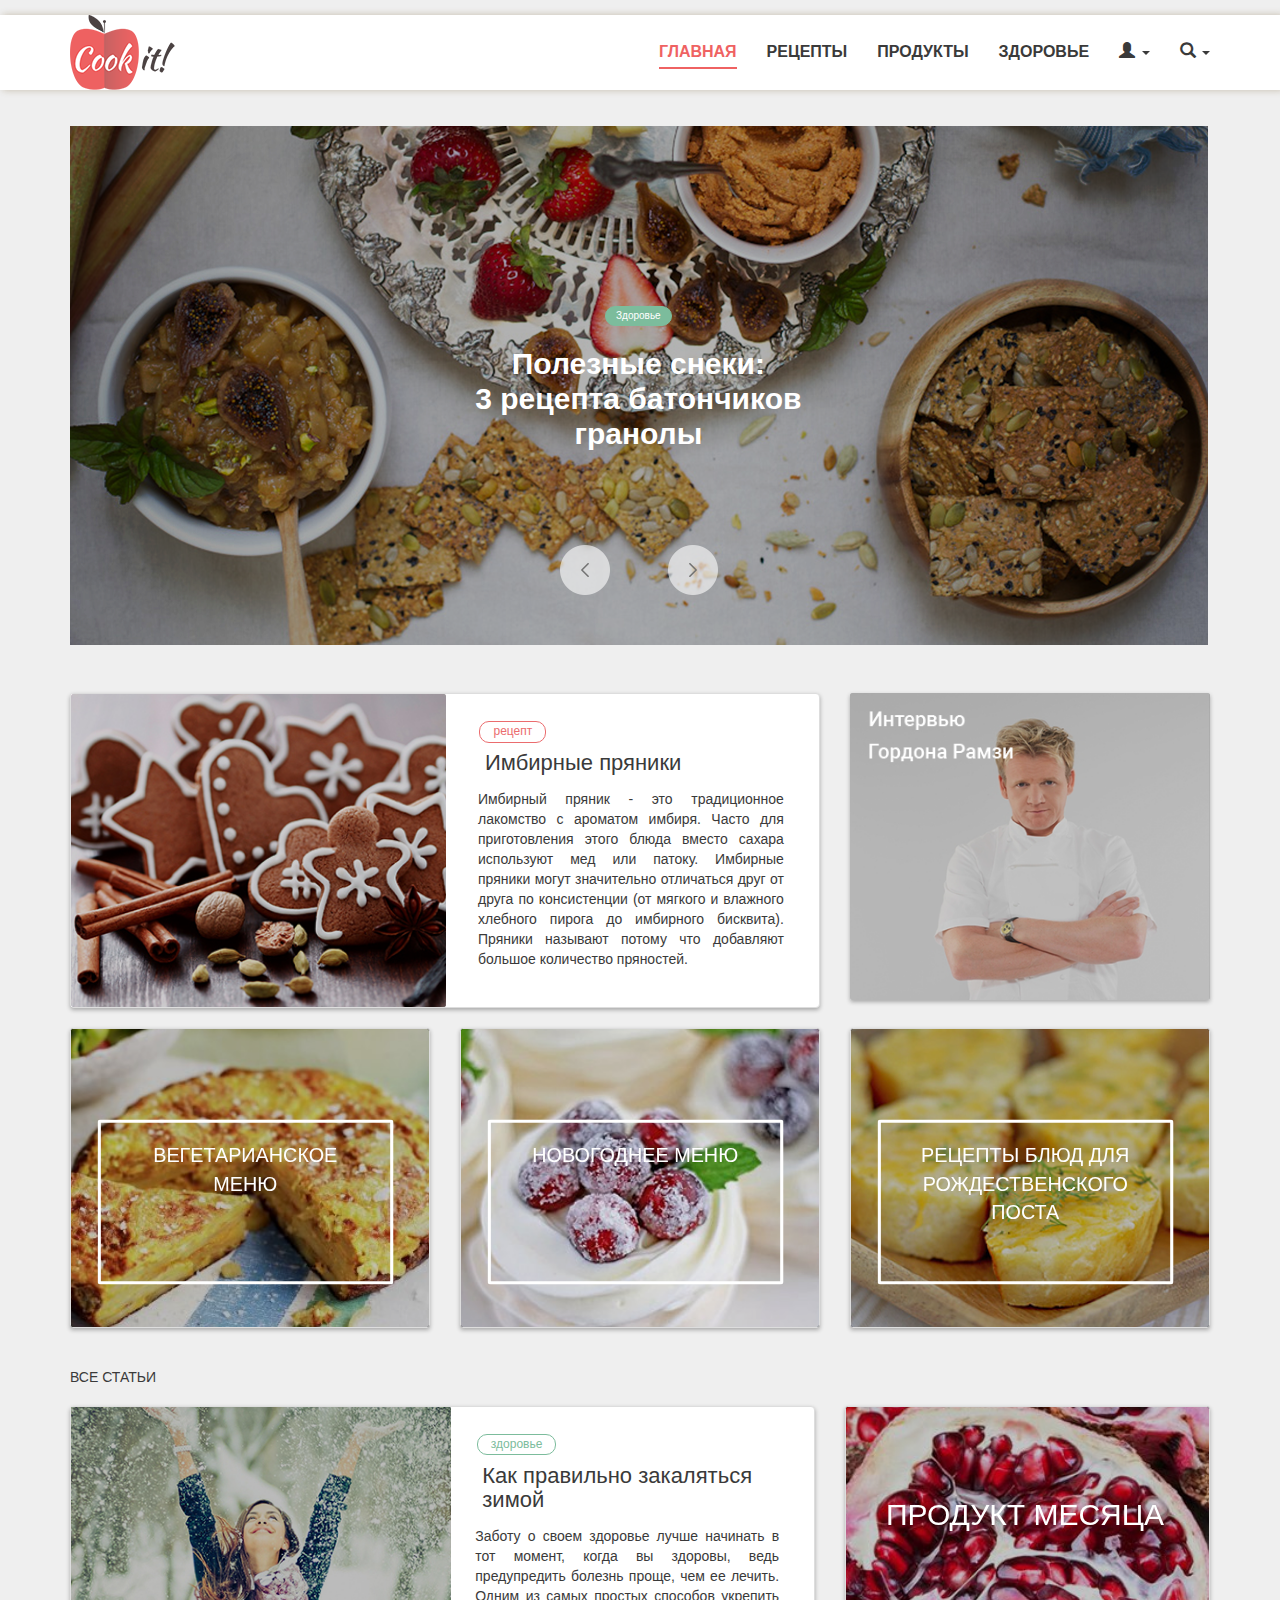
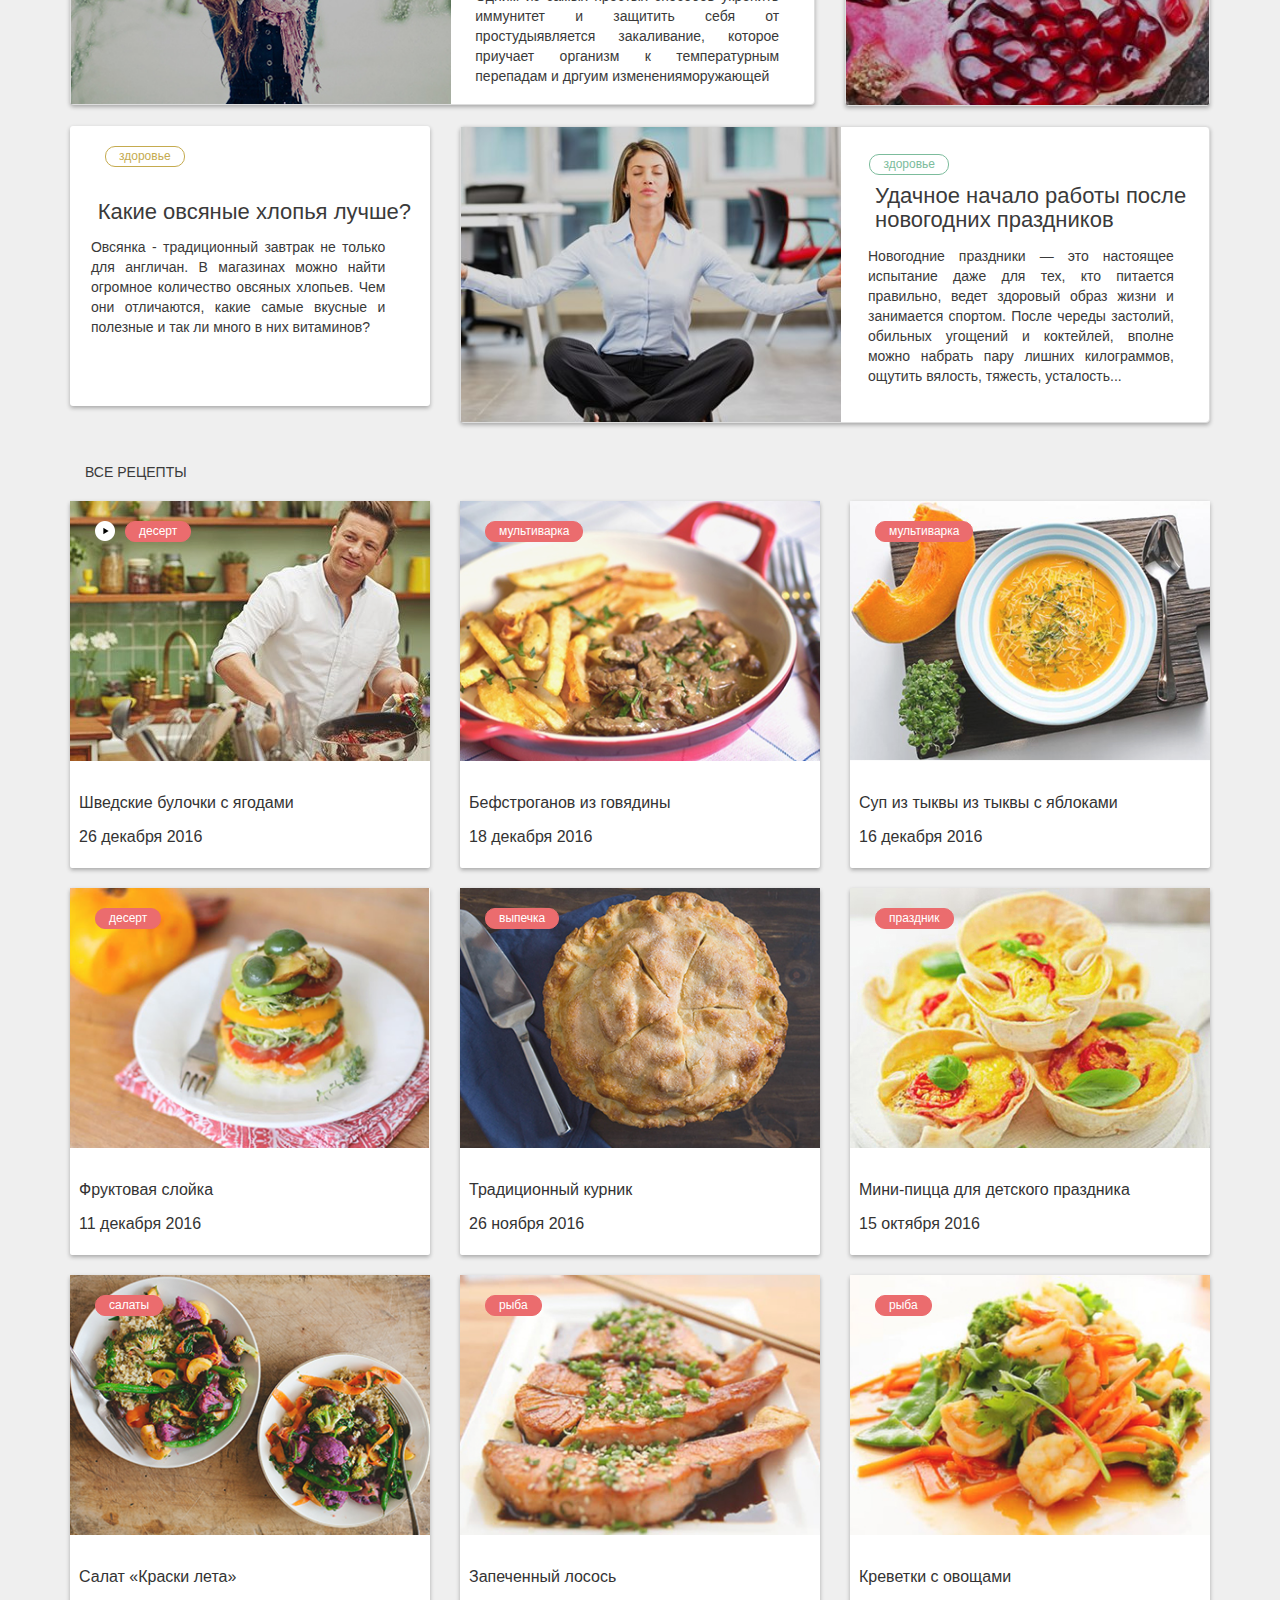
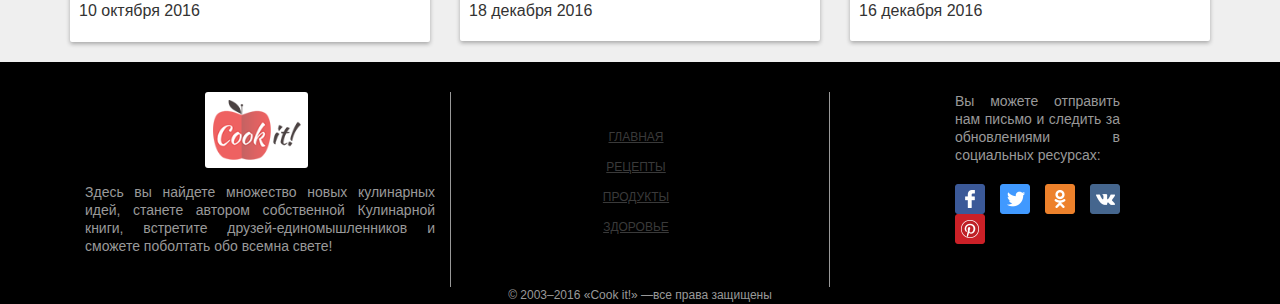
<file: index.html>
<!DOCTYPE html>
<html>
<head>
<title>Cook it!</title>
<meta charset="utf-8">
<meta http-equiv="X-UA-Compatible" content="IE=edge">
<meta name="viewport" content="width=device-width, initial-scale=1">
<link rel="icon" href="favicon.ico">
<link rel="stylesheet" href="css/bootstrap.css">
<link rel="stylesheet" href="css/style-index2.css">
<link rel="stylesheet" href="css/style.css">

<!--[if lt IE 9]>
	<script src="https://oss.maxcdn.com/html5shiv/3.7.3/html5shiv.min.js"></script>
	<script src="https://oss.maxcdn.com/respond/1.4.2/respond.min.js"></script>
	<![endif]-->
</head>
<body>
<header>
  <nav class="navbar navbar-default menu" role="navigation">
    <div class="container">
      <div class="navbar-header">
        <button type="button" class="navbar-toggle center-btn" data-toggle="collapse" data-target="#bs-navbar-collapse"> <span class="sr-only">Toggle navigation</span> <span class="icon-bar"></span> <span class="icon-bar"></span> <span class="icon-bar"></span> </button>
        <a class="logo" href="#"><img src="img/logo_cook it2.png" height="75" width="105"></a> </div>
      <div class="navbar-collapse collapse clear navbar-right center-nav" id="bs-navbar-collapse">
        <ul class="nav navbar-nav">
          <li class="active-link"> <a  href="index.html">главная</a></li>
          <li class="dropdown"> <a class="dropdown-toggle" data-toggle="dropdown" href="recipes.html">рецепты</a>
            <ul class="dropdown-menu recipes-drop">
              <li><a href="#">Птица</a></li>
              <li><a href="#">Рыба</a></li>
              <li><a href="#">Мясо</a></li>
              <li><a href="#">Быстрые</a></li>
              <li><a href="#">Мультиварка</a></li>
              <li><a href="#">Низкокалорийные</a></li>
              <li><a href="#">Вегетарианские</a></li>
              <li><a href="#">Праздник</a></li>
              <li><a href="#">Выпечка</a></li>
              <li><a href="#">Десерты и напитки</a></li>
              <li><a href="video-recipe.html">Видео-рецепты</a></li>
              <li><a href="find_recipes.html">Найти рецепт</a></li>
            </ul>
          </li>
          <li class="dropdown"><a class="dropdown-toggle" data-toggle="dropdown" href="product.html">продукты</a>
            <ul class="dropdown-menu">
              <li><a href="#">от А до Я</a></li>
              <li><a href="#">Первая проба</a></li>
              <li><a href="#">Как выбирать</a></li>
              <li><a href="#">Как приготовить</a></li>
              <li><a href="#">Полезные продукты</a></li>
            </ul>
          </li>
          <li class="dropdown"><a class="dropdown-toggle" data-toggle="dropdown" href="health.html">здоровье</a>
            <ul class="dropdown-menu">
              <li><a href="#">Рецепты ПП</a></li>
              <li><a href="#">Диеты</a></li>
              <li><a href="#">Красота</a></li>
              <li><a href="#">Фитнес</a></li>
            </ul>
          </li>
        </ul>
        <ul class="nav navbar-nav navbar-right">
          <li class="dropdown"> <a class="dropdown-toggle" data-toggle="dropdown" href="#"><span
									class="glyphicon glyphicon-user"></span> <span class="caret"></span></a>
            <ul class="dropdown-menu user">
              <li>
                <div class="login clearfix">
                  <form name="login-form">
                    <input class="login-focus" type="text" name="login" placeholder="Электронная почта">
                    <input class="login-focus" type="password" name="password" placeholder="Пароль">
                    <button class="btn account-btn" type="submit" name="login-form">Войти</button>
                    <div class="form clearfix"> <a  href="#">Забыли пароль?</a> <a  href="#">Новая регистрация</a> </div>
                    <div class="social-block">
                      <ul>
                        <li><a class="social-icon social-icon-f" href="#"><img src="img/facebook.png" width="30" height="30" alt=""/></a></li>
                        <li><a class="social-icon social-icon-tw" href="#"><img src="img/tw.png" width="30" height="30" alt=""/></a></li>
                        <li><a class="social-icon social-icon-ok" href="#"><img src="img/odnoklassniki.png" width="30" height="30" alt=""/></a></li>
                        <li><a class="social-icon social-icon-vk" href="#"><img src="img/vk.png" width="30" height="30" alt=""/></a></li>
                        <li><a class="social-icon social-icon-p" href="#"><img src="img/Pinterest.png" width="30" height="30" alt=""/></a></li>
                      </ul>
                    </div>
                  </form>
                </div>
              </li>
            </ul>
          </li>
          <li class="dropdown"> <a class="dropdown-toggle" data-toggle="dropdown" href="#"><span
									class="glyphicon glyphicon-search"></span> <span class="caret"></span></a>
            <ul class="dropdown-menu">
              <li class="search-drop">
                <form>
                  <input class="search-form" type="text" name="search" placeholder=" Что ищем?">
                </form>
              </li>
            </ul>
          </li>
        </ul>
      </div>
      <!--/.nav-collapse --> 
    </div>
    <!--/.container --> 
  </nav>
</header>
<div class="container">
  <div class="slider-box">
    <div class="slider">
      <div class="slide">
        <div class="slide-text"> <a href="#" class="mini-title-slide health">Здоровье</a><br>
          <a href="#" class="slide-title">Полезные снеки:<br>
          3 рецепта батончиков гранолы</a> </div>
        <img src="img/slide-3.png" alt=""> </div>
      <div class="slide"> <img src="img/_fMwM4u7BRY.jpg" alt="" width="1138" height="520">
        <div class="slide-text"> <a href="#" class="mini-title-slide health">Здоровье</a><br>
          <a href="#" class="slide-title">Рождественское печенье<br>
          вкусное украшение праздничного стола</a> </div>
      </div>

    </div>
    <div class="prev"></div>
    <div class="next"></div>
  </div>
      <div class="row">
    <div class=" col-md-8"> <a href="recipes.html">
      <div class="thumbnail title-index clearfix">
    
        <img class="foto-recipe-left" src="img/img1.jpg" alt="Шведские булочки с ягодами" width="375">
        </a>
        <div class="caption-right">
                <div class="icon-img">
          <button type="button" class="btn btn-default type-food-caption">рецепт</button>
        </div>
          <h3>Имбирные пряники</h3>
          <p>Имбирный пряник - это традиционное лакомство  с ароматом имбиря. Часто для приготовления этого блюда вместо сахара используют мед или патоку. Имбирные пряники могут значительно отличаться друг от друга по консистенции (от мягкого и влажного хлебного пирога до имбирного бисквита). Пряники называют потому что добавляют большое количество пряностей.</p>
          
        </div>
      </div>
       </div>
    <div class="col-md-4"> <a href="recipes.html">
      <div class="thumbnail recipe">
        <img  class="foto-recipe" src="img/img22.png" alt="гордон_рамзи" width="360" >
     
      </div>
      </a> </div>

  </div>
    <div class="row">
    <div class="col-sm-6 col-md-4">
  <a href="razdel1.html">
      <div class="thumbnail razdel2-index">
    
        <img src="img/pai1.jpg" width="410" height="341" alt=""/>
     
          <p class="how-to-choose">ВЕГЕТАРИАНСКОЕ МЕНЮ</p>
      </div>
      </a> 
  
  </div>
      <div class="col-sm-6 col-md-4">
  <a href="razdel1.html">
      <div class="thumbnail razdel2-index">

        <img src="img/pai2.jpg" width="410" height="341" alt=""/>
     
          <p class="how-to-choose">НОВОГОДНЕЕ МЕНЮ</p>
      </div>
      </a> 
  
  </div>
        <div class="col-sm-6 col-md-4">
  <a href="razdel1.html">
      <div class="thumbnail razdel2-index">
       
        <img src="img/pai3.jpg" width="410" height="341" alt=""/>
     
          <p class="how-to-choose">РЕЦЕПТЫ БЛЮД ДЛЯ РОЖДЕСТВЕНСКОГО ПОСТА</p>
      </div>
      </a> 
  
  </div>
  
  
  </div>
<div class="container">
  <div class="row">
    <div class="row">
      <div class="col-md-12" style="margin-bottom: 10px">
        <h2 id="title-index2">ВСЕ СТАТЬИ</h2></div>
      <div class=" col-md-8" style=" width: 775px; ">
        <!--<a href="recipes.html">-->
          <div class="thumbnail title-index clearfix">

          <img class="foto-recipe-left" src="img/immunitet.jpg" alt="Шведские булочки с ягодами" width="380" height="313">
        <!--</a>-->
        <div class="caption-right">
          <div class="icon-img">
            <button type="button" class="btn btn-default type-food-health">здоровье</button>
          </div>
          <h3>Как правильно закаляться зимой</h3>
          <p>Заботу о своем здоровье лучше начинать в тот момент, когда вы здоровы, ведь предупредить болезнь проще, чем
            ее лечить. Одним из самых простых способов укрепить иммунитет и защитить себя от простудыявляется
            закаливание, которое приучает организм к температурным перепадам и дргуим измененияморужающей</p>
        </div>
        </div>
      </div><div class="col-sm-6 col-md-4"  style="padding-right: 0; width: 380px; ">
      <a href="razdel1.html">
        <div class="thumbnail razdel2">

          <img src="img/granat.jpg" width="400" height="345" alt=""/>
          <h2> ПРОДУКТ МЕСЯЦА</h2>
          <p class="how-to-choose">ГРАНАТ</p>
        </div>
      </a>

    </div>
    </div>


  </div>

</div>


        <div class="row">

    <div class="col-sm-6 col-md-4">
 
             <div class="caption-one">
                <div class="icon-img">
          <button type="button" class="btn btn-default type-food-product">здоровье</button>
        </div>
          <h3>Какие овсяные хлопья лучше?</h3>
          <p>Овсянка - традиционный завтрак не только для англичан. В магазинах можно найти огромное количество овсяных хлопьев. Чем они отличаются, какие самые вкусные и полезные и так ли много в них витаминов?</p>
          
        </div>
   
  
  </div>
             <div class=" col-md-8"> <a href="recipes.html">
      <div class="thumbnail title-index clearfix">
    
        <img class="foto-recipe-left" src="img/As6sd9rjQs%20(1).jpg" alt="Шведские булочки с ягодами" width="380">
        </a>
        <div class="caption-right">
                <div class="icon-img">
          <button type="button" class="btn btn-default type-food-health">здоровье</button>
        </div>
          <h3>Удачное начало работы 
после новогодних праздников</h3>
          <p>Новогодние праздники — это настоящее испытание даже для тех, кто питается правильно, ведет здоровый образ жизни и занимается спортом. После череды застолий, обильных угощений и коктейлей, вполне можно набрать пару лишних килограммов, ощутить вялость, тяжесть, усталость... </p>
          
        </div>
      </div>
       </div>

  </div>
  
</div>

<div class="container">
  <div class="col-md-12" style="margin-bottom: 10px">
    <h2 id="title-index2">ВСЕ РЕЦЕПТЫ</h2></div>
  <div class="row">
    <div class="col-sm-6 col-md-4"> <a href="recipes.html">
      <div class="thumbnail recipe">
        <div class="icon-img">
          <div  class="icon-play"><a href="video-recipe"></a></div>
          <button type="button" class="btn btn-default type-food-video">десерт</button>
        </div>
        <img class="foto-recipe" src="img/j.oliver.jpg" alt="Шведские булочки с ягодами" width="360">
        <div class="caption">
          <h3>Шведские булочки с ягодами</h3>
          <p>26 декабря 2016</p>
        </div>
      </div>
    </a> </div>
    <div class="col-sm-6 col-md-4"> <a href="recipes.html">
      <div class="thumbnail recipe">
        <div class="icon-img">
          <button type="button" class="btn btn-default type-food">мультиварка</button>
        </div>
        <img  class="foto-recipe" src="img/befstroganov.jpg" alt="Бефстроганов из говядины" width="360" >
        <div class="caption">
          <h3>Бефстроганов из говядины</h3>
          <p>18 декабря 2016</p>
        </div>
      </div>
    </a> </div>
    <div class="col-sm-6 col-md-4"> <a href="recipes.html">
      <div class="thumbnail recipe">
        <div class="icon-img">
          <button type="button" class="btn btn-default type-food">мультиварка</button>
        </div>
        <img class="foto-recipe" src="img/pumpkin-soup.jpg" alt="Суп из тыквы из тыквы с яблоками" width="360">
        <div class="caption">
          <h3>Суп из тыквы из тыквы с яблоками </h3>
          <p>16 декабря 2016</p>
        </div>
      </div>
    </a> </div>
  </div>
  <div class="row">
    <div class="col-sm-6 col-md-4">
      <div class="thumbnail recipe">
        <div class="icon-img">
          <button type="button" class="btn btn-default type-food">десерт</button>
        </div> <img class="foto-recipe" src="img/fruit.jpg" alt="Фруктовая слойка" width="360">
        <div class="caption">
          <h3>Фруктовая слойка</h3>
          <p>11 декабря 2016</p>
        </div>
      </div>
    </div>
    <div class="col-sm-6 col-md-4">
      <div class="thumbnail recipe"> <div class="icon-img">
        <button type="button" class="btn btn-default type-food">выпечка</button>
      </div> <img class="foto-recipe" src="img/apple-pie.jpg" alt="Традиционный курник" width="360" >
        <div class="caption">
          <h3>Традиционный курник</h3>
          <p>26 ноября 2016</p>
        </div>
      </div>
    </div>
    <div class="col-sm-6 col-md-4">
      <div class="thumbnail recipe"><div class="icon-img">
        <button type="button" class="btn btn-default type-food">праздник</button>
      </div> <img class="foto-recipe" src="img/mini-pizza.jpg" alt="Мини-пицца для детского праздника" width="360">
        <div class="caption">
          <h3>Мини-пицца для детского праздника</h3>
          <p>15 октября 2016</p>
        </div>
      </div>
    </div>
  </div>
  <div class="row">
    <div class="col-sm-6 col-md-4">
      <div class="thumbnail recipe">
        <div class="icon-img">
          <button type="button" class="btn btn-default type-food">салаты</button>
        </div>
        <img class="foto-recipe" src="img/color-of-summer.jpg" alt="Салат «Краски лета»" width="360">
        <div class="caption">
          <h3>Салат «Краски лета»</h3>
          <p>10 октября 2016</p>
        </div>
      </div>
    </div>
    <div class="col-sm-6 col-md-4">
      <div class="thumbnail recipe">
        <div class="icon-img">
          <button type="button" class="btn btn-default type-food">рыба</button>
        </div> <img class="foto-recipe" src="img/salmon.jpg" alt="Запеченный лосось" width="360" >
        <div class="caption">
          <h3>Запеченный лосось</h3>
          <p>18 декабря 2016</p>
        </div>
      </div>
    </div>
    <div class="col-sm-6 col-md-4">
      <div class="thumbnail recipe">
        <div class="icon-img">
          <button type="button" class="btn btn-default type-food">рыба</button>
        </div> <img class="foto-recipe" src="img/shrimp.jpg" alt="Креветки с овощами" width="360">
        <div class="caption">
          <h3>Креветки с овощами </h3>
          <p>16 декабря 2016</p>
        </div>
      </div>
    </div>
  </div>
</div>


<footer>
  <div class="container">
    <div class="col-sm-6 col-md-4">
      <div class="footer-logo">
        <img src="img/logo_cook%20it2.png" alt="">
      </div>
      <div class="f-text">
        <p>Здесь вы найдете множество новых кулинарных идей, станете автором собственной Кулинарной книги, встретите друзей-единомышленников и сможете поболтать обо всемна свете!</p>
      </div>
    </div>
    <div class="col-sm-6 col-md-4 middle-box">
      <div class="f-nav">
        <a href="index.html">ГЛАВНАЯ</a>
        <a href="recipes.html">РЕЦЕПТЫ</a>
        <a href="product.html">ПРОДУКТЫ</a>
        <a href="health.html">ЗДОРОВЬЕ</a>
      </div>
    </div>
    <div class="col-sm-6 col-md-4">
      <div class="f-text-block">
        Вы можете отправить нам письмо и следить за обновлениями в социальных ресурсах:

        <div class="social-block">
          <ul>
            <li><a class="social-icon social-icon-f" href="#"><img src="img/facebook.png" width="30"
                                                                   height="30" alt=""/></a></li>
            <li><a class="social-icon social-icon-tw" href="#"><img src="img/tw.png" width="30" height="30"
                                                                    alt=""/></a></li>
            <li><a class="social-icon social-icon-ok" href="#"><img src="img/odnoklassniki.png" width="30"
                                                                    height="30" alt=""/></a></li>
            <li><a class="social-icon social-icon-vk" href="#"><img src="img/vk.png" width="30" height="30"
                                                                    alt=""/></a></li>
            <li><a class="social-icon social-icon-p" href="#"><img src="img/Pinterest.png" width="30"
                                                                   height="30" alt=""/></a></li>
          </ul>
        </div>
      </div>
    </div>

  </div>
  <span class="rights">© 2003–2016  «Cook it!» —все права защищены</span>
</footer>
<script src="js/jquery-1.11.3.min.js"></script>
<!--<script src="js/bootstrap.js"></script> -->
<script src="js/script.js"></script> 
<script>

</script>
</body>
</html>
</file>
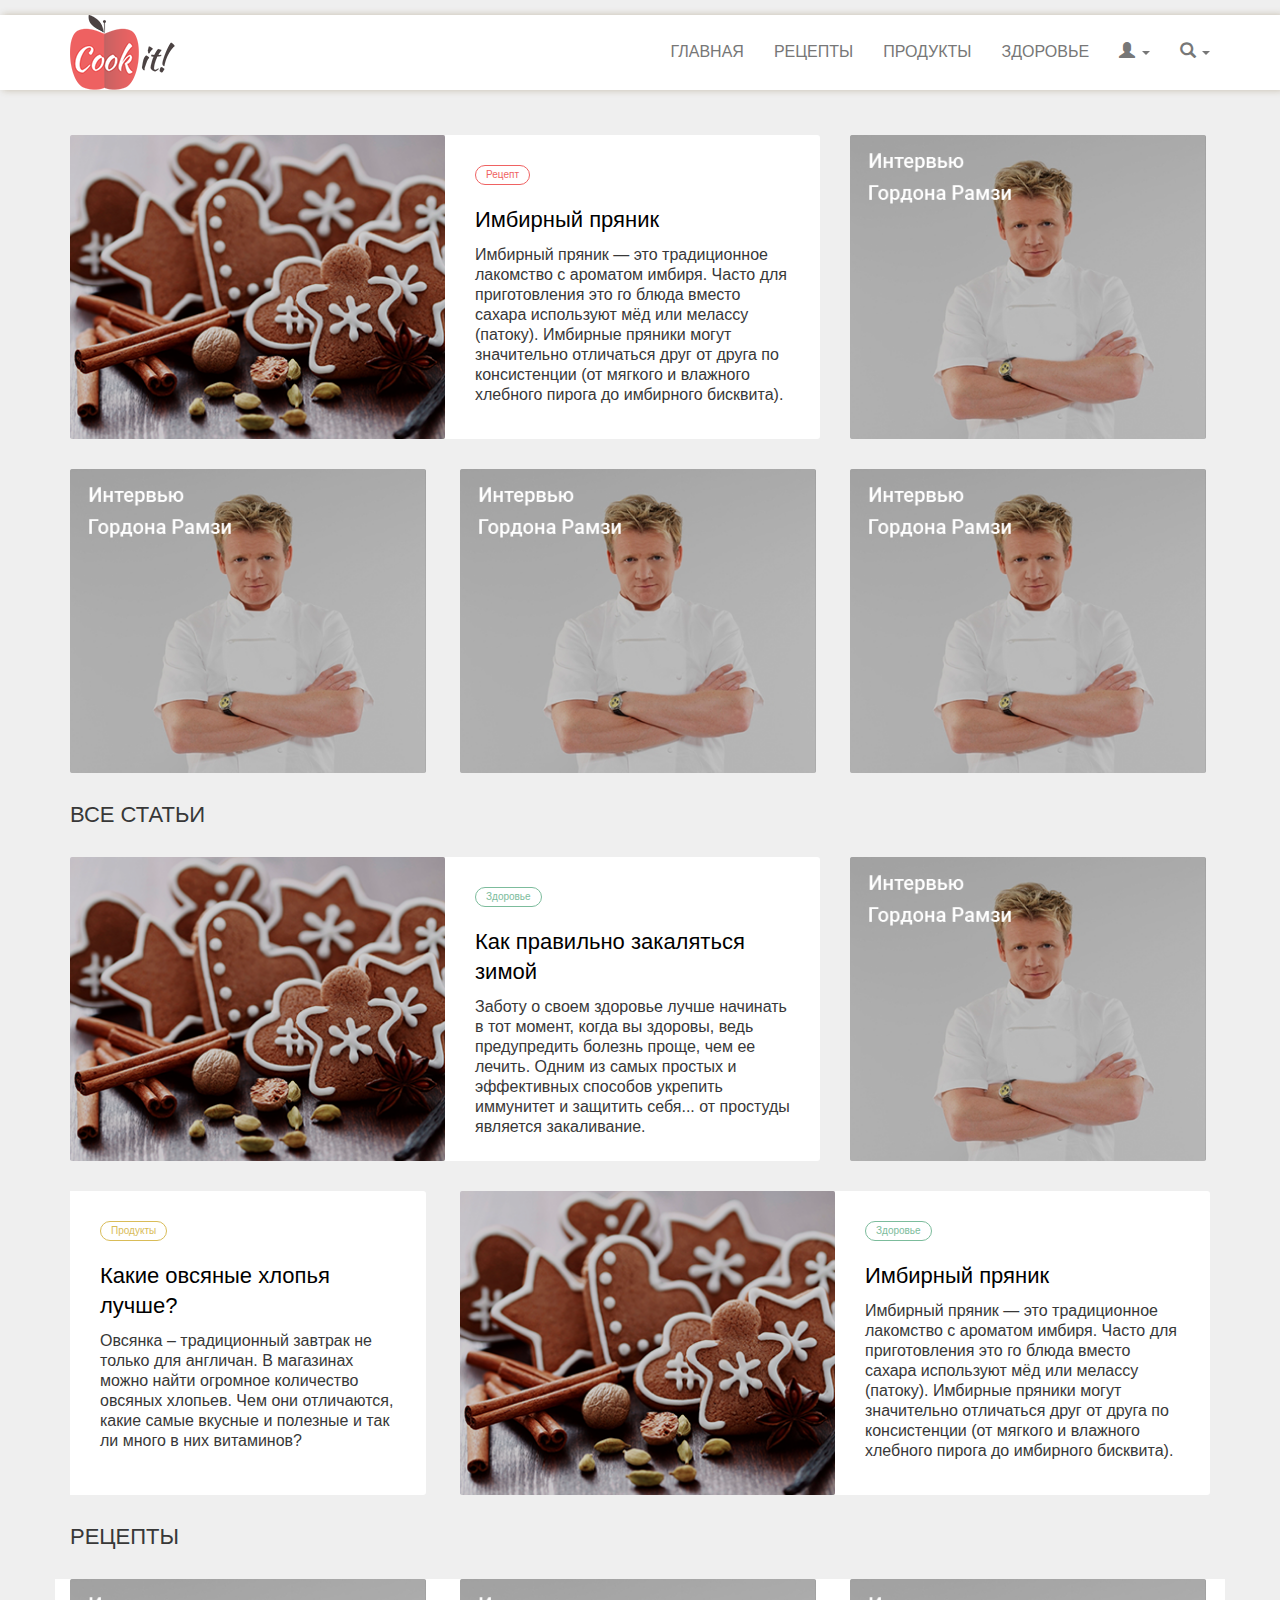
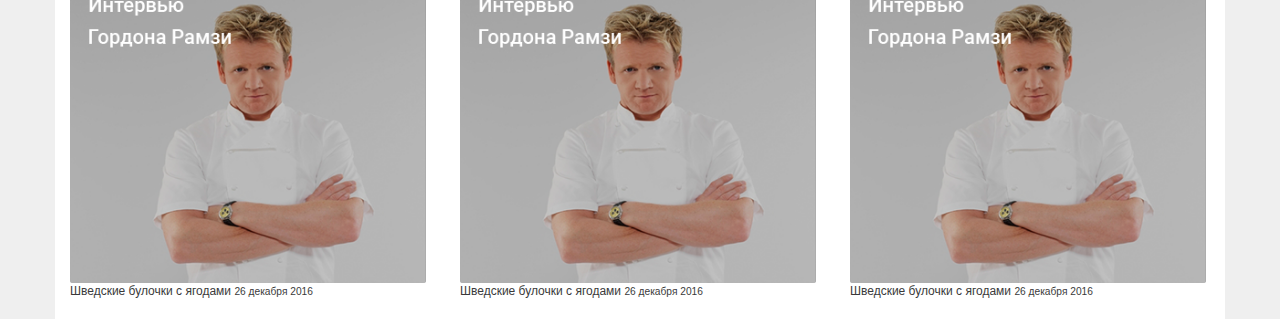
<file: html/index.html>
<!DOCTYPE html>
<html>
<head>
	<title>Cook it!</title>
	<meta charset="utf-8">
	<meta http-equiv="X-UA-Compatible" content="IE=edge">
	<meta name="viewport" content="width=device-width, initial-scale=1">
	<link rel="icon" href="favicon.ico">
	<link rel="stylesheet" href="css/bootstrap.min.css">
	<link rel="stylesheet" href="css/style.css">


	<!--[if lt IE 9]>
	<script src="https://oss.maxcdn.com/html5shiv/3.7.3/html5shiv.min.js"></script>
	<script src="https://oss.maxcdn.com/respond/1.4.2/respond.min.js"></script>
	<![endif]-->
</head>
<body>
	<header>
		<nav class="navbar navbar-default menu" role="navigation">
			<div class="container">
				<div class="navbar-header">
					<button type="button" class="navbar-toggle center-btn" data-toggle="collapse" data-target="#bs-navbar-collapse">
						<span class="sr-only">Toggle navigation</span>
						<span class="icon-bar"></span>
						<span class="icon-bar"></span>
						<span class="icon-bar"></span>
					</button>
					<a class="logo" href="#"><img src="img/logo_cook it2.png" height="75" width="105"></a>
				</div>
				<div class="navbar-collapse collapse clear navbar-right center-nav" id="bs-navbar-collapse">

					<ul class="nav navbar-nav">
						<li class="active-link">
							<a href="#">главная</a></li>
						<li class="dropdown">
							<a class="dropdown-toggle" data-toggle="dropdown" href="#">рецепты</a>
							<ul class="dropdown-menu">
								<li><a href="#">Птица</a></li>
								<li><a href="#">Рыба</a></li>
								<li><a href="#">Мясо</a></li>
								<li><a href="#">Быстрые</a></li>
								<li><a href="#">Мультиварка</a></li>
								<li><a href="#">Низкокалорийные</a></li>
								<li><a href="#">Вегетарианские</a></li>
								<li><a href="#">Праздник</a></li>
								<li><a href="#">Выпечка</a></li>
								<li><a href="#">Десерты и напитки</a></li>
								<li><a href="#">Видео-рецепты</a></li>
								<li><a href="#">Найти рецепт</a></li>
							</ul>
						</li>
						<li><a class="dropdown-toggle" data-toggle="dropdown" href="#">продукты</a>
							<ul class="dropdown-menu">
								<li><a href="#">от А до Я</a></li>
								<li><a href="#">Первая проба</a></li>
								<li><a href="#">Как выбирать</a></li>
								<li><a href="#">Как приготовить</a></li>
								<li><a href="#">Полезные продукты</a></li>
							</ul>
						</li>
						<li><a class="dropdown-toggle" data-toggle="dropdown" href="#">здоровье</a>
							<ul class="dropdown-menu">
								<li><a href="#">Рецепты ПП</a></li>
								<li><a href="#">Диеты</a></li>
								<li><a href="#">Красота</a></li>
								<li><a href="#">Фитнес</a></li>
							</ul>
						</li>
					</ul>
					<ul class="nav navbar-nav navbar-right">
						<li class="dropdown">
							<a class="dropdown-toggle" data-toggle="dropdown" href="#"><span
									class="glyphicon glyphicon-user"></span>
								<span class="caret"></span></a>
							<ul class="dropdown-menu">
								<li>Your login element here</li>
							</ul>
						</li>
						<li class="dropdown">
							<a class="dropdown-toggle" data-toggle="dropdown" href="#"><span
									class="glyphicon glyphicon-search"></span>
								<span class="caret"></span></a>
							<ul class="dropdown-menu">
								<li>Your searchbox element here</li>
							</ul>
						</li>
					</ul>

					<!--   <div class="user-block clearfix">
									<div class="search">
										<form>
											<input class="search-form" type="text" name="search" placeholder="Что ищем?">
									</form>
							</div>
							<div class="login">
							 <a class="icon-login" href="#"></a>
							 <form name="login-form">
								 <input class="login-focus" type="text" name="login" placeholder="Электронная почта">
								 <input class="login-focus" type="password" name="password" placeholder="Пароль">
								 <button class="btn account-btn" type="submit" name="login-form">Войти</button>
								 <div class="form clearfix">
								 <a  href="#">Забыли пароль?</a>
								 <a  href="#">Новая регистрация</a>
								 </div>
								<div class="social">
									 <a class="icon f"><img src="img/facebook-logo.png"></a>
									 <a class="icon t"><img src="img/twitter.png"></a>
									 <a class="icon o"><img src="img/odnoklassniki-logo.png"></a>
									 <a class="icon vk"><img src="img/vk-social-network-logo.png"></a>
									 <a class="icon p"><img src="img/Pinterest-badge-144px.png"></a>

								</div>
						 </form>
				 </div>
		 </div> -->

				</div><!--/.nav-collapse -->

			</div><!--/.container -->
		</nav>
	</header>
	<div class="slider-main"></div>
	<main>
		<div class="container">
			<div class="row">
				<div class="col-lg-8 col-md-8 img-text">
					<img src="img/img1.png" alt="img">
					<div class="text-block">
						<span class="mini-title recipe">Рецепт</span>
						<h1>Имбирный пряник</h1>
						<p>Имбирный пряник — это традиционное лакомство с ароматом имбиря. Часто для приготовления это го блюда вместо сахара используют мёд или мелассу (патоку). Имбирные пряники могут значительно отличаться друг от друга по консистенции (от мягкого и влажного хлебного пирога до имбирного бисквита).</p>
					</div>
				</div>

				<div class="col-lg-4 col-md-4 img-only">
					<a href="#">
						<img src="img/img22.png" alt="img">
					</a>
				</div>
			</div>

			<div class="row img-block">
				<div class="col-lg-4 col-md-4 img-only">
					<a href="#">
						<img src="img/img22.png" alt="img">
					</a>
				</div>
				<div class="col-lg-4 col-md-4 img-only">
					<a href="#">
						<img src="img/img22.png" alt="img">
					</a>
				</div>
				<div class="col-lg-4 col-md-4 img-only">
					<a href="#">
						<img src="img/img22.png" alt="img">
					</a>
				</div>
			</div>

			<h2 class="title">все статьи</h2>

			<div class="row">
				<div class="col-lg-8 col-md-8 img-text">
					<img src="img/img1.png" alt="img">
					<div class="text-block">
						<span class="mini-title health">Здоровье</span>
						<h1>Как правильно закаляться зимой</h1>
						<p>Заботу о своем здоровье лучше начинать в тот момент, когда вы здоровы, ведь предупредить болезнь проще, чем ее лечить. Одним из самых простых и эффективных способов укрепить иммунитет и защитить себя... от простуды является закаливание.</p>
						<span class="data"></span>
					</div>
				</div>

				<div class="col-lg-4 col-md-4 img-only">
					<a href="#">
						<img src="img/img22.png" alt="img">
					</a>
				</div>
			</div>

			<div class="row margin-top">
				<div class="col-lg-4 col-md-4 img-only">
					<div class="text-block text-only">
						<span class="mini-title product">Продукты</span>
						<h1>Какие овсяные хлопья лучше?</h1>
						<p>Овсянка – традиционный завтрак не только для англичан. В магазинах можно найти огромное количество овсяных хлопьев. Чем они отличаются, какие самые вкусные и полезные и так ли много в них витаминов?</p>
						<span class="data"></span>
					</div>
				</div>
				<div class="col-lg-8 col-md-8 img-text">
					<img src="img/img1.png" alt="img">
					<div class="text-block">
						<span class="mini-title health">Здоровье</span>
						<h1>Имбирный пряник</h1>
						<p>Имбирный пряник — это традиционное лакомство с ароматом имбиря. Часто для приготовления это го блюда вместо сахара используют мёд или мелассу (патоку). Имбирные пряники могут значительно отличаться друг от друга по консистенции (от мягкого и влажного хлебного пирога до имбирного бисквита).</p>
						<span class="data"></span>
					</div>
				</div>
			</div>

			<h2 class="title">рецепты</h2>

			<div class="row recipe-block">

				<div class="col-lg-4 col-md-4 img-only">
					<a href="#">
						<img src="img/img22.png" alt="img">
					</a>
					<span>Шведские булочки с ягодами</span>
					<span class="small">26 декабря 2016</span>
				</div>
				<div class="col-lg-4 col-md-4 img-only">
					<a href="#">
						<img src="img/img22.png" alt="img">
					</a>
					<span>Шведские булочки с ягодами</span>
					<span class="small">26 декабря 2016</span>
				</div>
				<div class="col-lg-4 col-md-4 img-only">
					<a href="#">
						<img src="img/img22.png" alt="img">
					</a>
					<span>Шведские булочки с ягодами</span>
					<span class="small">26 декабря 2016</span>
				</div>
			</div>


			</div>

		</div>
	</main>

<script src="https://ajax.googleapis.com/ajax/libs/jquery/1.12.4/jquery.min.js"></script>
<script src="js/bootstrap.js"></script>
<script>
		(function ($) {
				$(document).ready(function () {
						$('ul.dropdown').on('click', function (event) {
								event.preventDefault();
								event.stopPropagation();
								$('.dropdown-menu').parent().siblings().removeClass('open');
								$('.dropdown-menu').parent().toggleClass('open');
						});
				});
		})(jQuery);
</script>

</body>
</html>
</file>
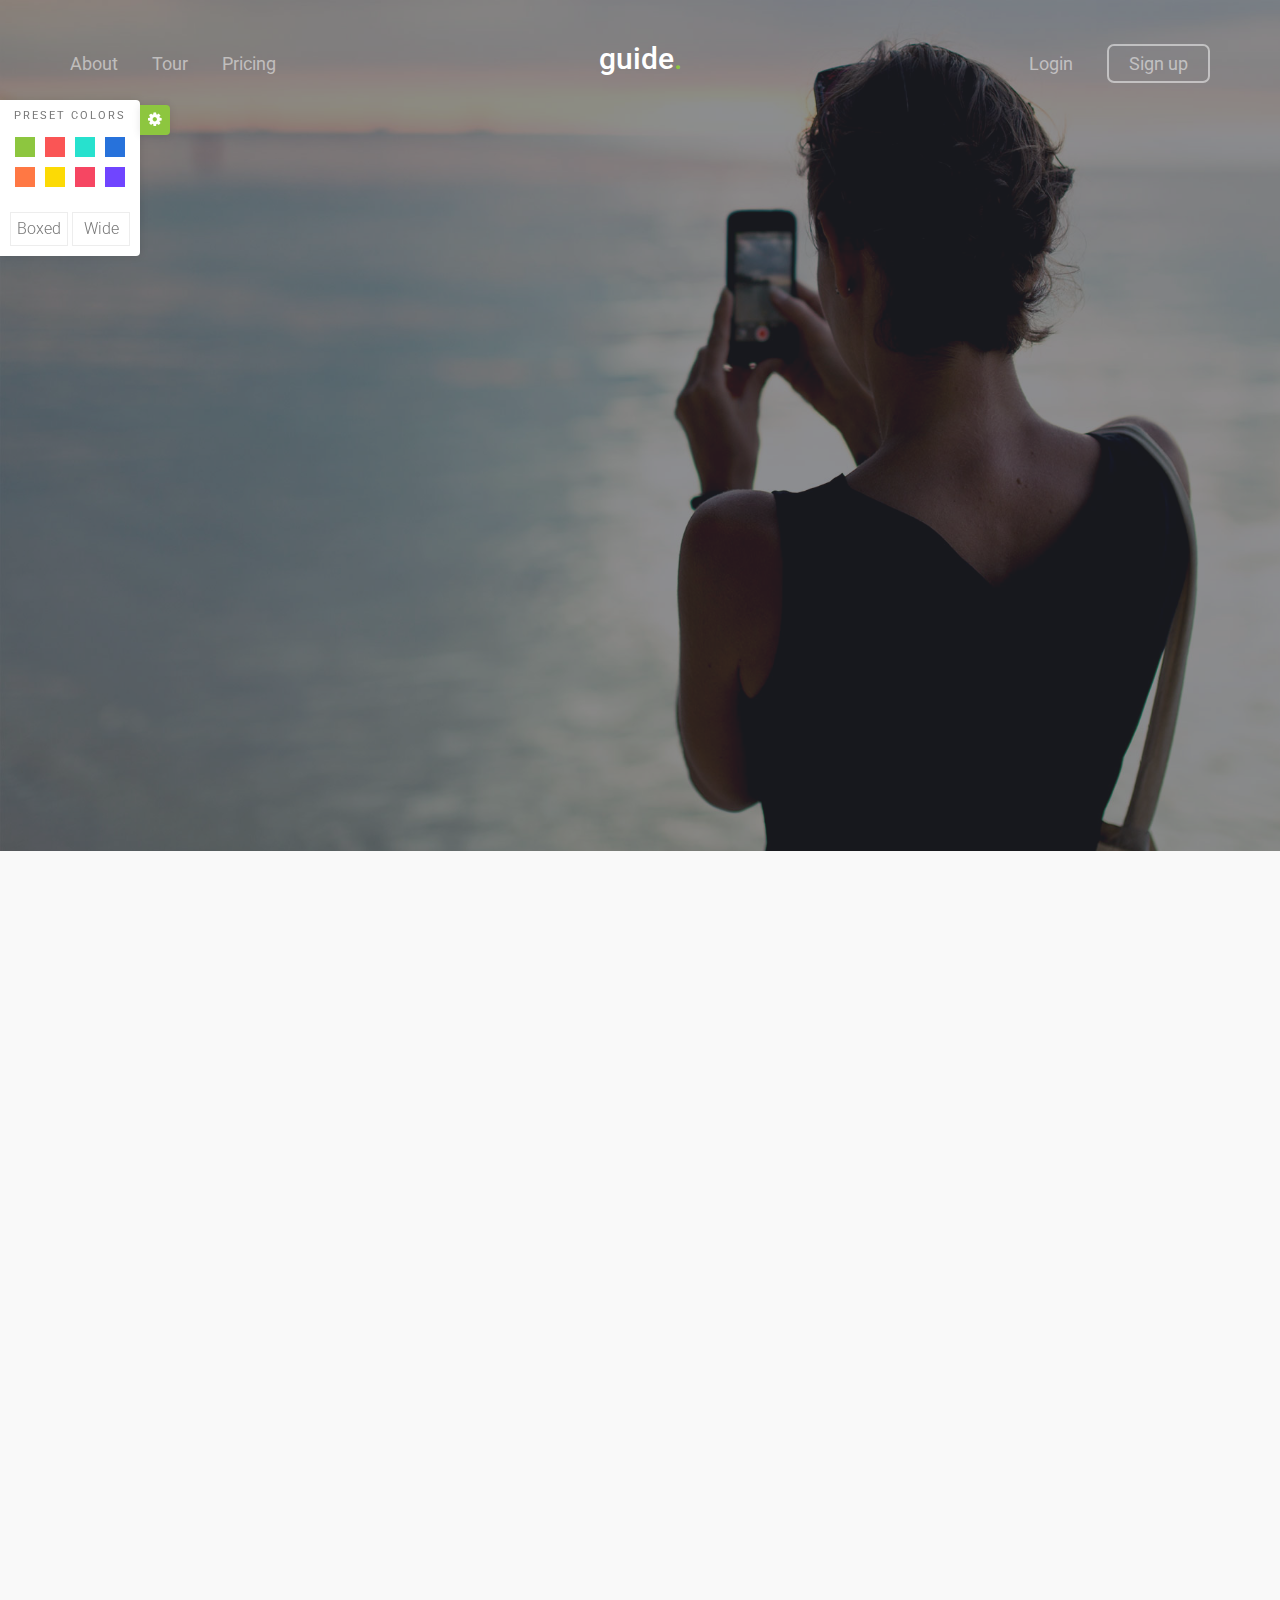
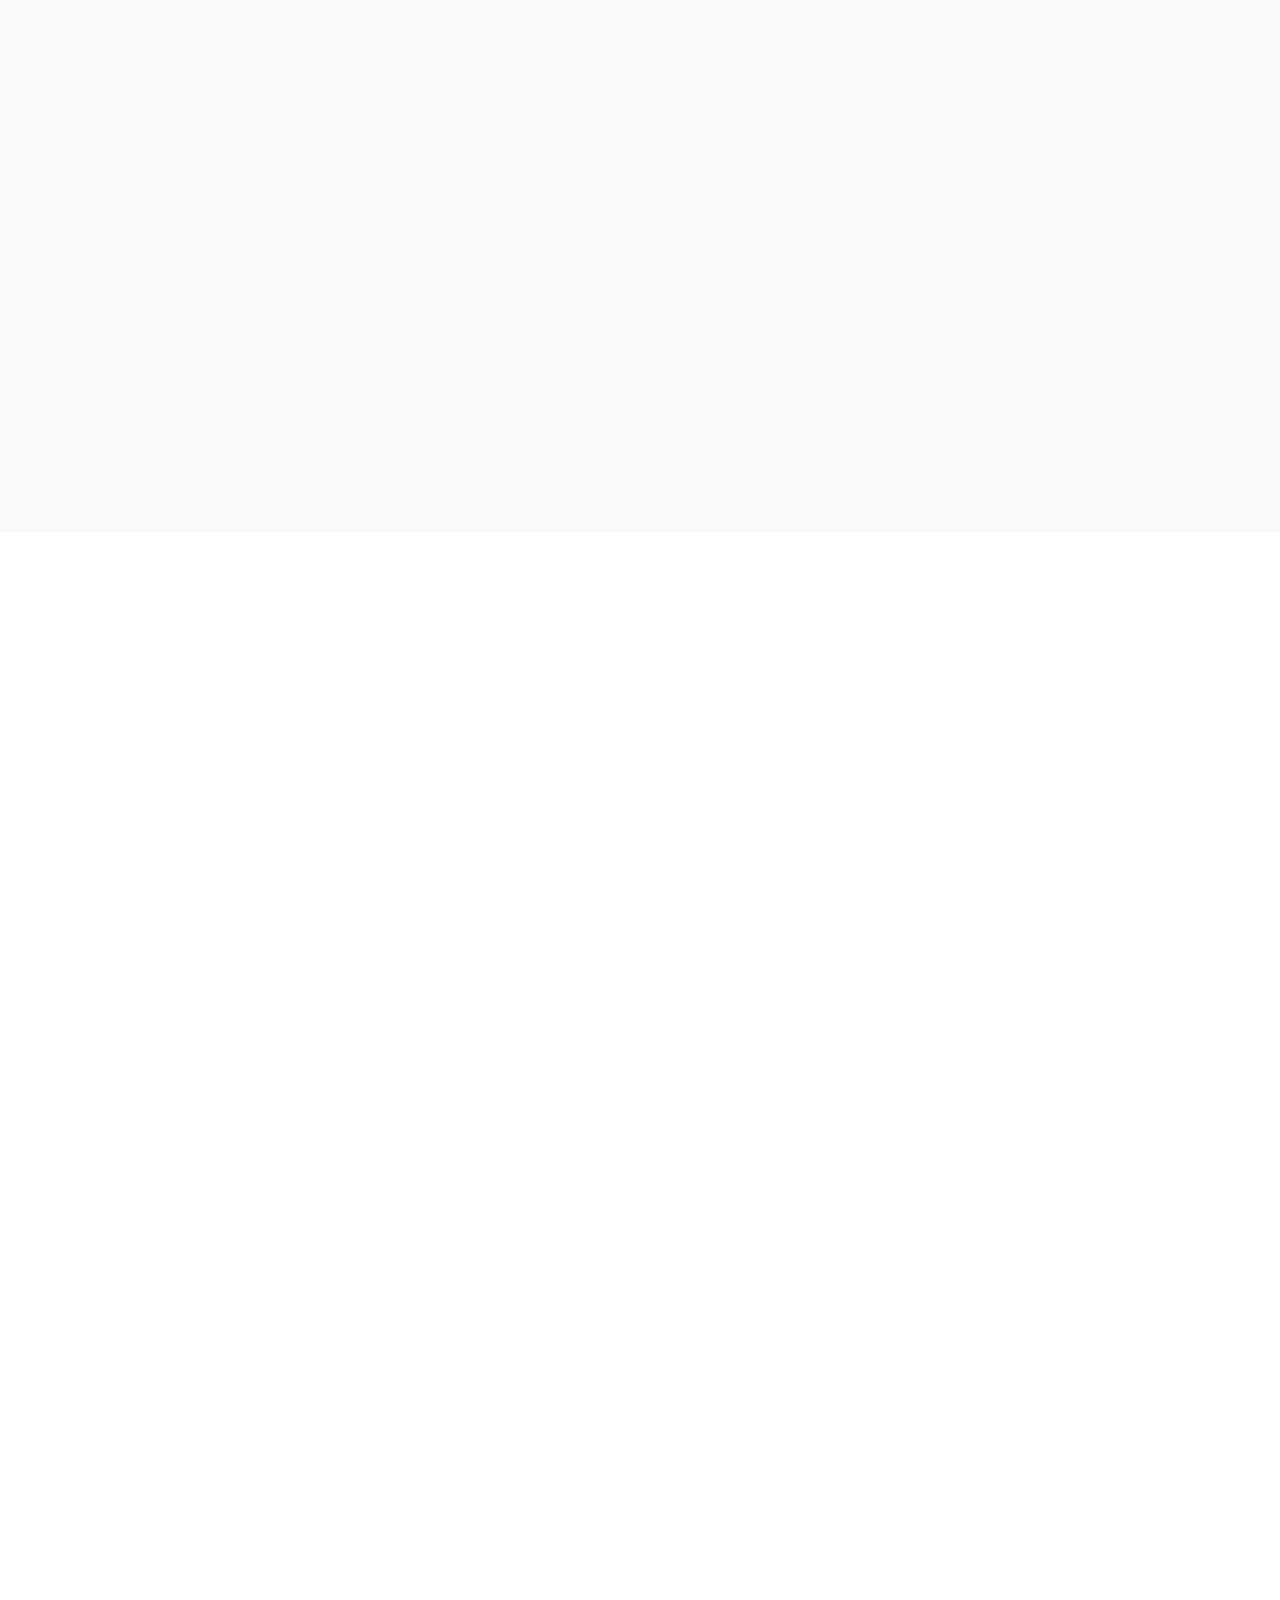
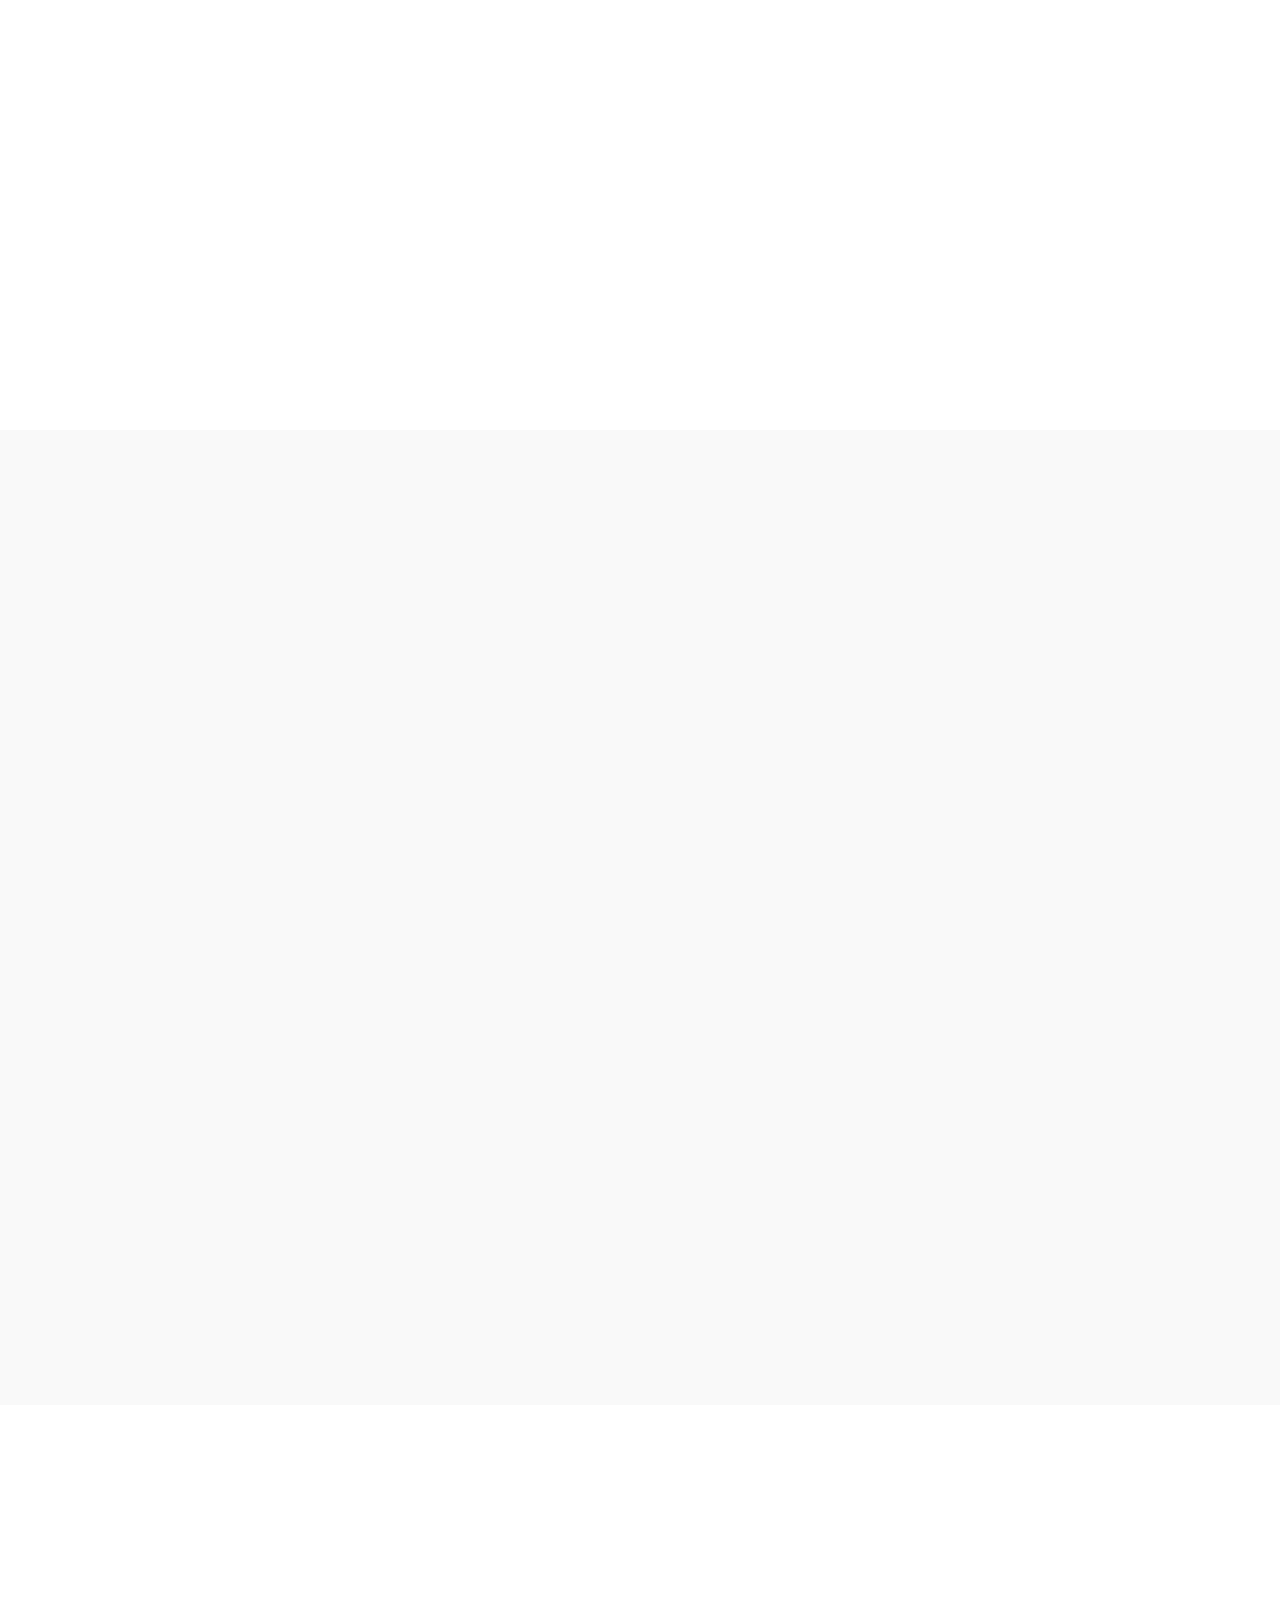
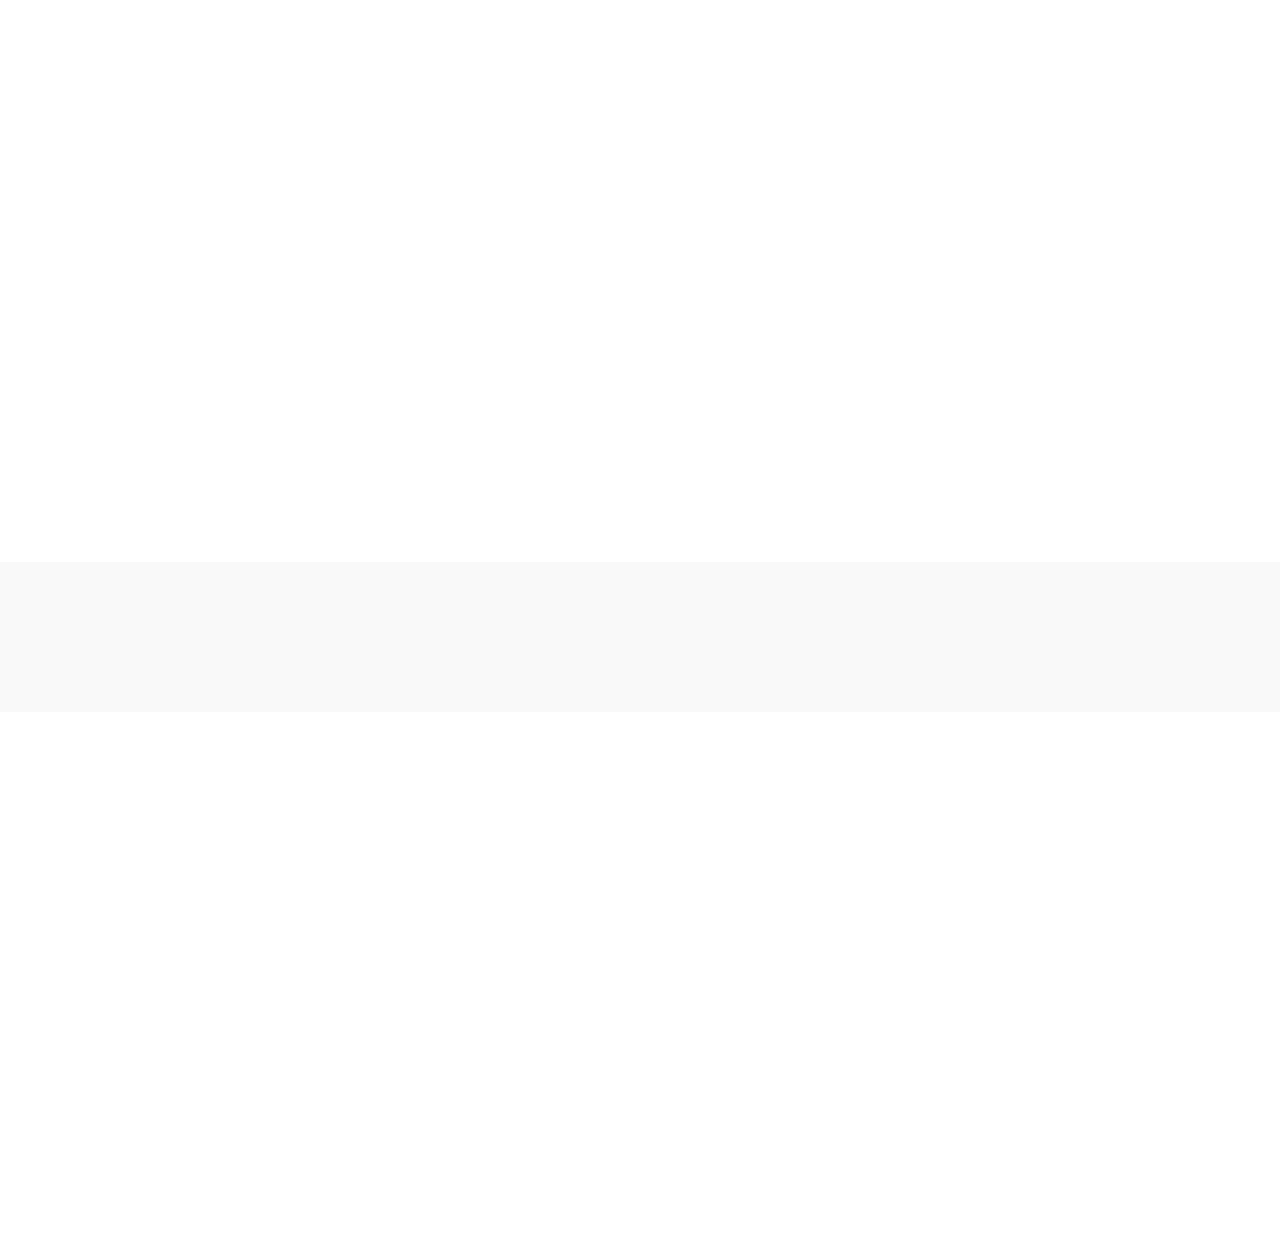
<file: html/guide/index.html>
<!DOCTYPE html>
<!--[if lt IE 7]>      <html class="no-js lt-ie9 lt-ie8 lt-ie7"> <![endif]-->
<!--[if IE 7]>         <html class="no-js lt-ie9 lt-ie8"> <![endif]-->
<!--[if IE 8]>         <html class="no-js lt-ie9"> <![endif]-->
<!--[if gt IE 8]><!--> <html class="no-js"> <!--<![endif]-->
	<head>
	<meta charset="utf-8">
	<meta http-equiv="X-UA-Compatible" content="IE=edge">
	<title>Guide &mdash; 100% Free Fully Responsive HTML5 Template by FREEHTML5.co</title>
	<meta name="viewport" content="width=device-width, initial-scale=1">
	<meta name="description" content="Free HTML5 Template by FREEHTML5.CO" />
	<meta name="keywords" content="free html5, free template, free bootstrap, html5, css3, mobile first, responsive" />
	<meta name="author" content="FREEHTML5.CO" />

  <!-- 
	//////////////////////////////////////////////////////

	FREE HTML5 TEMPLATE 
	DESIGNED & DEVELOPED by FREEHTML5.CO
		
	Website: 		http://freehtml5.co/
	Email: 			info@freehtml5.co
	Twitter: 		http://twitter.com/fh5co
	Facebook: 		https://www.facebook.com/fh5co

	//////////////////////////////////////////////////////
	 -->

  	<!-- Facebook and Twitter integration -->
	<meta property="og:title" content=""/>
	<meta property="og:image" content=""/>
	<meta property="og:url" content=""/>
	<meta property="og:site_name" content=""/>
	<meta property="og:description" content=""/>
	<meta name="twitter:title" content="" />
	<meta name="twitter:image" content="" />
	<meta name="twitter:url" content="" />
	<meta name="twitter:card" content="" />

	<!-- Place favicon.ico and apple-touch-icon.png in the root directory -->
	<link rel="shortcut icon" href="favicon.ico">

	<link href='https://fonts.googleapis.com/css?family=Roboto:400,100,300,600,400italic,700' rel='stylesheet' type='text/css'>
	
	<!-- Animate.css -->
	<link rel="stylesheet" href="css/animate.css">
	<!-- Flexslider -->
	<link rel="stylesheet" href="css/flexslider.css">
	<!-- Icomoon Icon Fonts-->
	<link rel="stylesheet" href="css/icomoon.css">
	<!-- Magnific Popup -->
	<link rel="stylesheet" href="css/magnific-popup.css">
	<!-- Bootstrap  -->
	<link rel="stylesheet" href="css/bootstrap.css">

	<!-- 
	Default Theme Style 
	You can change the style.css (default color purple) to one of these styles
	
	

	-->
	<link rel="stylesheet" href="css/style.css">

	<!-- Styleswitcher ( This style is for demo purposes only, you may delete this anytime. ) -->
	<link rel="stylesheet" id="theme-switch" href="css/style.css">
	<!-- End demo purposes only -->


	<style>
	/* For demo purpose only */

	/*
	GREEN
	8dc63f
	RED
	FA5555
	TURQUOISE
	27E1CE
	BLUE 
	2772DB
	ORANGE
	FF7844
	YELLOW
	FCDA05
	PINK
	F64662
	PURPLE
	7045FF

	*/
	
	/* For Demo Purposes Only ( You can delete this anytime :-) */
	#colour-variations {
		padding: 10px;
		-webkit-transition: 0.5s;
	  	-o-transition: 0.5s;
	  	transition: 0.5s;
		width: 140px;
		position: fixed;
		left: 0;
		top: 100px;
		z-index: 999999;
		background: #fff;
		/*border-radius: 4px;*/
		border-top-right-radius: 4px;
		border-bottom-right-radius: 4px;
		-webkit-box-shadow: 0 0 9px 0 rgba(0,0,0,.1);
		-moz-box-shadow: 0 0 9px 0 rgba(0,0,0,.1);
		-ms-box-shadow: 0 0 9px 0 rgba(0,0,0,.1);
		box-shadow: 0 0 9px 0 rgba(0,0,0,.1);
	}
	#colour-variations.sleep {
		margin-left: -140px;
	}
	#colour-variations h3 {
		text-align: center;;
		font-size: 11px;
		letter-spacing: 2px;
		text-transform: uppercase;
		color: #777;
		margin: 0 0 10px 0;
		padding: 0;;
	}

	#colour-variations ul,
	#colour-variations ul li {
		padding: 0;
		margin: 0;
	}
	#colour-variations ul {
		margin-bottom: 20px;
		float: left;	
	}
	#colour-variations li {
		list-style: none;
		display: inline;
	}
	#colour-variations li a {
		width: 20px;
		height: 20px;
		position: relative;
		float: left;
		margin: 5px;
	}



	#colour-variations li a[data-theme="style"] {
		background: #8dc63f;
	}
	#colour-variations li a[data-theme="red"] {
		background: #FA5555;
	}
	#colour-variations li a[data-theme="turquoise"] {
		background: #27E1CE;
	}
	#colour-variations li a[data-theme="blue"] {
		background: #2772DB;
	}
	#colour-variations li a[data-theme="orange"] {
		background: #FF7844;
	}
	#colour-variations li a[data-theme="yellow"] {
		background: #FCDA05;
	}
	#colour-variations li a[data-theme="pink"] {
		background: #F64662;
	}
	#colour-variations li a[data-theme="purple"] {
		background: #7045FF;
	}

	#colour-variations a[data-layout="boxed"],
	#colour-variations a[data-layout="wide"] {
		padding: 2px 0;
		width: 48%;
		border: 1px solid #ededed;
		text-align: center;
		color: #777;
		display: block;
	}
	#colour-variations a[data-layout="boxed"]:hover,
	#colour-variations a[data-layout="wide"]:hover {
		border: 1px solid #777;
	}
	#colour-variations a[data-layout="boxed"] {
		float: left;
	}
	#colour-variations a[data-layout="wide"] {
		float: right;
	}

	.option-toggle {
		position: absolute;
		right: 0;
		top: 0;
		margin-top: 5px;
		margin-right: -30px;
		width: 30px;
		height: 30px;
		background: #8dc63f;
		text-align: center;
		border-top-right-radius: 4px;
		border-bottom-right-radius: 4px;
		color: #fff;
		cursor: pointer;
		-webkit-box-shadow: 0 0 9px 0 rgba(0,0,0,.1);
		-moz-box-shadow: 0 0 9px 0 rgba(0,0,0,.1);
		-ms-box-shadow: 0 0 9px 0 rgba(0,0,0,.1);
		box-shadow: 0 0 9px 0 rgba(0,0,0,.1);
	}
	.option-toggle i {
		top: 2px;
		position: relative;
	}
	.option-toggle:hover, .option-toggle:focus, .option-toggle:active {
		color:  #fff;
		text-decoration: none;
		outline: none;
	}
	</style>
	<!-- End demo purposes only -->


	<!-- Modernizr JS -->
	<script src="js/modernizr-2.6.2.min.js"></script>
	<!-- FOR IE9 below -->
	<!--[if lt IE 9]>
	<script src="js/respond.min.js"></script>
	<![endif]-->

	</head>


	<!-- 
		INFO:
		Add 'boxed' class to body element to make the layout as boxed style.
		Example: 
		<body class="boxed">	
	-->
	<body>
	
	<!-- Loader -->
	<div class="fh5co-loader"></div>
	
	<div id="fh5co-page">
		<section id="fh5co-header">
			<div class="container">
				<nav role="navigation">
					<ul class="pull-left left-menu">
						<li><a href="about.html">About</a></li>
						<li><a href="tour.html">Tour</a></li>
						<li><a href="pricing.html">Pricing</a></li>
					</ul>
					<h1 id="fh5co-logo"><a href="index.html">guide<span>.</span></a></h1>
					<ul class="pull-right right-menu">
						<li><a href="#">Login</a></li>
						<li class="fh5co-cta-btn"><a href="#">Sign up</a></li>
					</ul>
				</nav>
			</div>
		</section>
		<!-- #fh5co-header -->

		<section id="fh5co-hero" class="js-fullheight" style="background-image: url(images/hero_bg.jpg);" data-next="yes">
			<div class="fh5co-overlay"></div>
			<div class="container">
				<div class="fh5co-intro js-fullheight">
					<div class="fh5co-intro-text">
						<!-- 
							INFO:
							Change the class to 'fh5co-right-position' or 'fh5co-center-position' to change the layout position
							Example:
							<div class="fh5co-right-position">
						-->
						<div class="fh5co-left-position">
							<h2 class="animate-box">Create Awesome Things for Better Web</h2>
							<p class="animate-box"><a href="https://vimeo.com/channels/staffpicks/93951774" class="btn btn-outline popup-vimeo btn-video"><i class="icon-play2"></i> Watch video</a> <a href="http://freehtml5.co" target="_blank" class="btn btn-primary">Visit FREEHTML5.co</a></p>
						</div>
					</div>
				</div>
			</div>
			<div class="fh5co-learn-more animate-box">
				<a href="#" class="scroll-btn">
					<span class="text">Explore more about us</span>
					<span class="arrow"><i class="icon-chevron-down"></i></span>
				</a>
			</div>
		</section>
		<!-- END #fh5co-hero -->


		<section id="fh5co-projects">
			<div class="container">
				<div class="row row-bottom-padded-md">
					<div class="col-md-6 col-md-offset-3 text-center">
						<h2 class="fh5co-lead animate-box">Our Products</h2>
						<p class="fh5co-sub-lead animate-box">Far far away, behind the word mountains, far from the countries Vokalia and Consonantia, there live the blind texts. </p>
					</div>
				</div>
				<div class="row">
					
					<div class="col-md-4 col-sm-6 col-xxs-12 animate-box">
						<a href="images/img_1.jpg" class="fh5co-project-item image-popup">
							<img src="images/img_1.jpg" alt="Image" class="img-responsive">
							<div class="fh5co-text">
								<h2>Beautiful Sunrise</h2>
								<p>Far far away, behind the word mountains, far from the countries Vokalia..</p>
							</div>
						</a>
					</div>

					<div class="col-md-4 col-sm-6 col-xxs-12 animate-box">
						<a href="images/img_2.jpg" class="fh5co-project-item image-popup">
							<img src="images/img_2.jpg" alt="Image" class="img-responsive">
							<div class="fh5co-text">
								<h2>Cute Little Dog</h2>
								<p>Far far away, behind the word mountains, far from the countries Vokalia..</p>
							</div>
						</a>
					</div>

					<div class="col-md-4 col-sm-6 col-xxs-12 animate-box">
						<a href="images/img_3.jpg" class="fh5co-project-item image-popup">
							<img src="images/img_3.jpg" alt="Image" class="img-responsive">
							<div class="fh5co-text">
								<h2>A Wooden Bridge</h2>
								<p>Far far away, behind the word mountains, far from the countries Vokalia..</p>
							</div>
						</a>
					</div>

					<div class="col-md-4 col-sm-6 col-xxs-12 animate-box">
						<a href="images/img_4.jpg" class="fh5co-project-item image-popup">
							<img src="images/img_4.jpg" alt="Image" class="img-responsive">
							<div class="fh5co-text">
								<h2>Puppy & I in the Farm</h2>
								<p>Far far away, behind the word mountains, far from the countries Vokalia..</p>
							</div>
						</a>
					</div>

					<div class="col-md-4 col-sm-6 col-xxs-12 animate-box">
						<a href="images/img_5.jpg" class="fh5co-project-item image-popup">
							<img src="images/img_5.jpg" alt="Image" class="img-responsive">
							<div class="fh5co-text">
								<h2>A Big Wave of the Blue Sea</h2>
								<p>Far far away, behind the word mountains, far from the countries Vokalia..</p>
							</div>
						</a>
					</div>

					<div class="col-md-4 col-sm-6 col-xxs-12 animate-box">
						<a href="images/img_6.jpg" class="fh5co-project-item image-popup">
							<img src="images/img_6.jpg" alt="Image" class="img-responsive">
							<div class="fh5co-text">
								<h2>Foggy Pine Trees</h2>
								<p>Far far away, behind the word mountains, far from the countries Vokalia..</p>
							</div>
						</a>
					</div>
					
					
				</div>
			</div>
		</section>
		<!-- END #fh5co-projects -->

		<section id="fh5co-features">
			<div class="container">
				<div class="row text-center row-bottom-padded-md">
					<div class="col-md-8 col-md-offset-2">
						<figure class="fh5co-devices animate-box"><img src="images/img_devices.png" alt="Free HTML5 Bootstrap Template" class="img-responsive"></figure>
						<h2 class="fh5co-lead animate-box">Perfect Display in All Devices</h2>
						<p class="fh5co-sub-lead animate-box">Far far away, behind the word mountains, far from the countries Vokalia and Consonantia, there live the blind texts. Separated they live in Bookmarksgrove right at the coast of the Semantics, a large language ocean. A small river named Duden flows.</p>
					</div>
				</div>
				<div class="row">
					<div class="col-md-4 col-sm-6 col-xs-12 animate-box">
						<div class="fh5co-feature">
							<div class="fh5co-icon">
								<i class="icon-power"></i>
							</div>
							<h3>Best For Startup</h3>
							<p>Far far away, behind the word mountains, far from the countries Vokalia and Consonantia, there live the blind texts. Separated they live in Bookmarksgrove right .</p>
						</div>
					</div>
					<div class="col-md-4 col-sm-6 col-xs-12 animate-box">
						<div class="fh5co-feature">
							<div class="fh5co-icon">
								<i class="icon-flag2"></i>
							</div>
							<h3>Easy To Use</h3>
							<p>Far far away, behind the word mountains, far from the countries Vokalia and Consonantia, there live the blind texts. Separated they live in Bookmarksgrove right .</p>
						</div>
					</div>
					<div class="clearfix visible-sm-block"></div>
					<div class="col-md-4 col-sm-6 col-xs-12 animate-box">
						<div class="fh5co-feature">
							<div class="fh5co-icon">
								<i class="icon-anchor"></i>
							</div>
							<h3>Robust In Mind</h3>
							<p>Far far away, behind the word mountains, far from the countries Vokalia and Consonantia, there live the blind texts. Separated they live in Bookmarksgrove right .</p>
						</div>
					</div>

					<div class="col-md-4 col-sm-6 col-xs-12 animate-box">
						<div class="fh5co-feature">
							<div class="fh5co-icon">
								<i class="icon-paragraph"></i>
							</div>
							<h3>Beautiful Typography</h3>
							<p>Far far away, behind the word mountains, far from the countries Vokalia and Consonantia, there live the blind texts. Separated they live in Bookmarksgrove right .</p>
						</div>
					</div>
					<div class="clearfix visible-sm-block"></div>
					<div class="col-md-4 col-sm-6 col-xs-12 animate-box">
						<div class="fh5co-feature">
							<div class="fh5co-icon">
								<i class="icon-umbrella"></i>
							</div>
							<h3>Eco Friendly</h3>
							<p>Far far away, behind the word mountains, far from the countries Vokalia and Consonantia, there live the blind texts. Separated they live in Bookmarksgrove right .</p>
						</div>
					</div>
					<div class="col-md-4 col-sm-6 col-xs-12 animate-box">
						<div class="fh5co-feature">
							<div class="fh5co-icon">
								<i class="icon-toggle"></i>
							</div>
							<h3>Wide and Boxed</h3>
							<p>Far far away, behind the word mountains, far from the countries Vokalia and Consonantia, there live the blind texts. Separated they live in Bookmarksgrove right .</p>
						</div>
					</div>
					<div class="clearfix visible-sm-block"></div>
				</div>
			</div>
		</section>	

		<!-- END #fh5co-features -->


		<section id="fh5co-features-2">
			<div class="container">
				<div class="col-md-6 col-md-push-6">
					<figure class="fh5co-feature-image animate-box">
						<img src="images/macbook.png" alt="Free HTML5 Bootstrap Template by FREEHTML5.co">
					</figure>
				</div>
				<div class="col-md-6 col-md-pull-6">
					<span class="fh5co-label animate-box">See Features</span>
					<h2 class="fh5co-lead animate-box">Superb Features</h2>
					<div class="fh5co-feature">
						<div class="fh5co-icon animate-box"><i class="icon-check2"></i></div>
						<div class="fh5co-text animate-box">
							<h3>Beautiful Typography</h3>
							<p>Far far away, behind the word mountains, far from the countries Vokalia and Consonantia, there live the blind texts. </p>
						</div>
					</div>
					<div class="fh5co-feature">
						<div class="fh5co-icon animate-box"><i class="icon-check2"></i></div>
						<div class="fh5co-text animate-box">
							<h3>Eco Friendly</h3>
							<p>Far far away, behind the word mountains, far from the countries Vokalia and Consonantia, there live the blind texts. </p>
						</div>
					</div>
					<div class="fh5co-feature">
						<div class="fh5co-icon animate-box"><i class="icon-check2"></i></div>
						<div class="fh5co-text animate-box">
							<h3>Wide and Boxed</h3>
							<p>Far far away, behind the word mountains, far from the countries Vokalia and Consonantia, there live the blind texts. </p>
						</div>
					</div>

					<div class="fh5co-btn-action animate-box">
						<a href="#" class="btn btn-primary btn-cta">More Features</a>
					</div>

				</div>
			</div>
		</section>
		<!-- END #fh5co-features-2 -->
		
		<section id="fh5co-testimonials">
			<div class="container">
				<div class="row row-bottom-padded-sm">
					<div class="col-md-6 col-md-offset-3 text-center">
						<div class="fh5co-label animate-box">Testimonials</div>
						<h2 class="fh5co-lead animate-box">Join the 1 Million Users using Our Products </h2>
					</div>
				</div>
				<div class="row">
					<div class="col-md-8 col-md-offset-2 text-center animate-box">
						<div class="flexslider">
					  		<ul class="slides">
							   <li>
							      <blockquote>
							      	<p>&ldquo;Creativity is just connecting things. When you ask creative people how they did something, they feel a little guilty because they didn’t really do it, they just saw something. It seemed obvious to them after a while.&rdquo;</p>
							      	<p><cite>&mdash; Steve Jobs</cite></p>
							      </blockquote>
							   </li>
							   <li>
							    	<blockquote>
							      	<p>&ldquo;I think design would be better if designers were much more skeptical about its applications. If you believe in the potency of your craft, where you choose to dole it out is not something to take lightly.&rdquo;</p>
							      	<p><cite>&mdash; Frank Chimero</cite></p>
							      </blockquote>
							   </li>
							   <li>
							    	<blockquote>
							      	<p>&ldquo;Design must be functional and functionality must be translated into visual aesthetics, without any reliance on gimmicks that have to be explained.&rdquo;</p>
							      	<p><cite>&mdash; Ferdinand A. Porsche</cite></p>
							      </blockquote>
							   </li>
							</ul>
						</div>
						<div class="flexslider-controls">
						   <ol class="flex-control-nav">
						      <li class="animate-box"><img src="images/person4.jpg" alt="Free HTML5 Bootstrap Template by FREEHTML5.co"></li>
						      <li class="animate-box"><img src="images/person2.jpg" alt="Free HTML5 Bootstrap Template by FREEHTML5.co"></li>
						      <li class="animate-box"><img src="images/person3.jpg" alt="Free HTML5 Bootstrap Template by FREEHTML5.co"></li>
						   </ol>
						</div>
					</div>
				</div>
			</div>
		</section>
		<!-- END #fh5co-testimonials -->

		<section id="fh5co-subscribe">
			<div class="container">
		
				<h3 class="animate-box"><label for="email">Subscribe to our newsletter</label></h3>
				<form action="#" method="post" class="animate-box">
					<i class="fh5co-icon icon-paper-plane"></i>
					<input type="email" class="form-control" placeholder="Enter your email" id="email" name="email">
					<input type="submit" value="Send" class="btn btn-primary">
				</form>

			</div>
		</section>
		<!-- END #fh5co-subscribe -->

		<footer id="fh5co-footer">
			<div class="container">
				<div class="row row-bottom-padded-md">
					<div class="col-md-3 col-sm-6 col-xs-12 animate-box">
						<div class="fh5co-footer-widget">
							<h3>Company</h3>
							<ul class="fh5co-links">
								<li><a href="#">About Us</a></li>
								<li><a href="#">Careers</a></li>
								<li><a href="#">Feature Tour</a></li>
								<li><a href="#">Pricing</a></li>
								<li><a href="#">Team</a></li>
							</ul>
						</div>
					</div>

					<div class="col-md-3 col-sm-6 col-xs-12 animate-box">
						<div class="fh5co-footer-widget">
							<h3>Support</h3>
							<ul class="fh5co-links">
								<li><a href="#">Knowledge Base</a></li>
								<li><a href="#">24/7 Call Support</a></li>
								<li><a href="#">Video Demos</a></li>
								<li><a href="#">Terms of Use</a></li>
								<li><a href="#">Privacy Policy</a></li>
							</ul>
						</div>
					</div>

					<div class="col-md-3 col-sm-6 col-xs-12 animate-box">
						<div class="fh5co-footer-widget">
							<h3>Contact Us</h3>
							<p>
								<a href="mailto:info@freehtml5.co">info@freehtml5.co</a> <br>
								198 West 21th Street, <br>
								Suite 721 New York NY 10016 <br>
								<a href="tel:+123456789">+12 34  5677 89</a>
							</p>
						</div>
					</div>

					<div class="col-md-3 col-sm-6 col-xs-12 animate-box">
						<div class="fh5co-footer-widget">
							<h3>Follow Us</h3>
							<ul class="fh5co-social">
								<li><a href="#"><i class="icon-twitter"></i></a></li>
								<li><a href="#"><i class="icon-facebook"></i></a></li>
								<li><a href="#"><i class="icon-google-plus"></i></a></li>
								<li><a href="#"><i class="icon-instagram"></i></a></li>
								<li><a href="#"><i class="icon-youtube-play"></i></a></li>
							</ul>
						</div>
					</div>

				</div>
				
			</div>
			<div class="fh5co-copyright animate-box">
				<div class="container">
					<div class="row">
						<div class="col-md-12">
							<p class="fh5co-left"><small>&copy; 2016 <a href="index.html">Guide</a> free html5. All Rights Reserved.</small></p>
							<p class="fh5co-right"><small class="fh5co-right">Designed by <a href="http://freehtml5.co" target="_blank">FREEHTML5.co</a> Demo Images: <a href="http://unsplash.com" target="_blank">Unsplash</a></small></p>
						</div>
					</div>
				</div>
			</div>
		</footer>
		<!-- END #fh5co-footer -->
	</div>
	<!-- END #fh5co-page -->
	
	<!-- For demo purposes Only ( You may delete this anytime :-) -->
	<div id="colour-variations">
		<a class="option-toggle"><i class="icon-gear"></i></a>
		<h3>Preset Colors</h3>
		<ul>
			<li><a href="javascript: void(0);" data-theme="style"></a></li>
			<li><a href="javascript: void(0);" data-theme="red"></a></li>
			<li><a href="javascript: void(0);" data-theme="turquoise"></a></li>
			<li><a href="javascript: void(0);" data-theme="blue"></a></li>
			<li><a href="javascript: void(0);" data-theme="orange"></a></li>
			<li><a href="javascript: void(0);" data-theme="yellow"></a></li>
			<li><a href="javascript: void(0);" data-theme="pink"></a></li>
			<li><a href="javascript: void(0);" data-theme="purple"></a></li>
		</ul>
		<a href="#" data-layout="boxed">Boxed</a>
		<a href="#" data-layout="wide">Wide</a>
	</div>
	<!-- End demo purposes only -->

	
	<!-- jQuery -->
	<script src="js/jquery.min.js"></script>
	<!-- jQuery Easing -->
	<script src="js/jquery.easing.1.3.js"></script>
	<!-- Bootstrap -->
	<script src="js/bootstrap.min.js"></script>
	<!-- Waypoints -->
	<script src="js/jquery.waypoints.min.js"></script>
	<!-- Flexslider -->
	<script src="js/jquery.flexslider-min.js"></script>
	<!-- Magnific Popup -->
	<script src="js/jquery.magnific-popup.min.js"></script>
	<script src="js/magnific-popup-options.js"></script>

	<!-- For demo purposes only styleswitcher ( You may delete this anytime ) -->
	<script src="js/jquery.style.switcher.js"></script>
	<script>
		$(function(){
			$('#colour-variations ul').styleSwitcher({
				defaultThemeId: 'theme-switch',
				hasPreview: false,
				cookie: {
		          	expires: 30,
		          	isManagingLoad: true
		      	}
			});	
			$('.option-toggle').click(function() {
				$('#colour-variations').toggleClass('sleep');
			});
		});
	</script>
	<!-- End demo purposes only -->

	<!-- Main JS (Do not remove) -->
	<script src="js/main.js"></script>

	<!-- 
	INFO:
	jQuery Cookie for Demo Purposes Only. 
	The code below is to toggle the layout to boxed or wide 
	-->
	<script src="js/jquery.cookie.js"></script>
	<script>
		$(function(){

			if ( $.cookie('layoutCookie') != '' ) {
				$('body').addClass($.cookie('layoutCookie'));
			}

			$('a[data-layout="boxed"]').click(function(event){
				event.preventDefault();
				$.cookie('layoutCookie', 'boxed', { expires: 7, path: '/'});
				$('body').addClass($.cookie('layoutCookie')); // the value is boxed.
			});

			$('a[data-layout="wide"]').click(function(event){
				event.preventDefault();
				$('body').removeClass($.cookie('layoutCookie')); // the value is boxed.
				$.removeCookie('layoutCookie', { path: '/' }); // remove the value of our cookie 'layoutCookie'
			});
		});
	</script>
	

	</body>
</html>
</file>
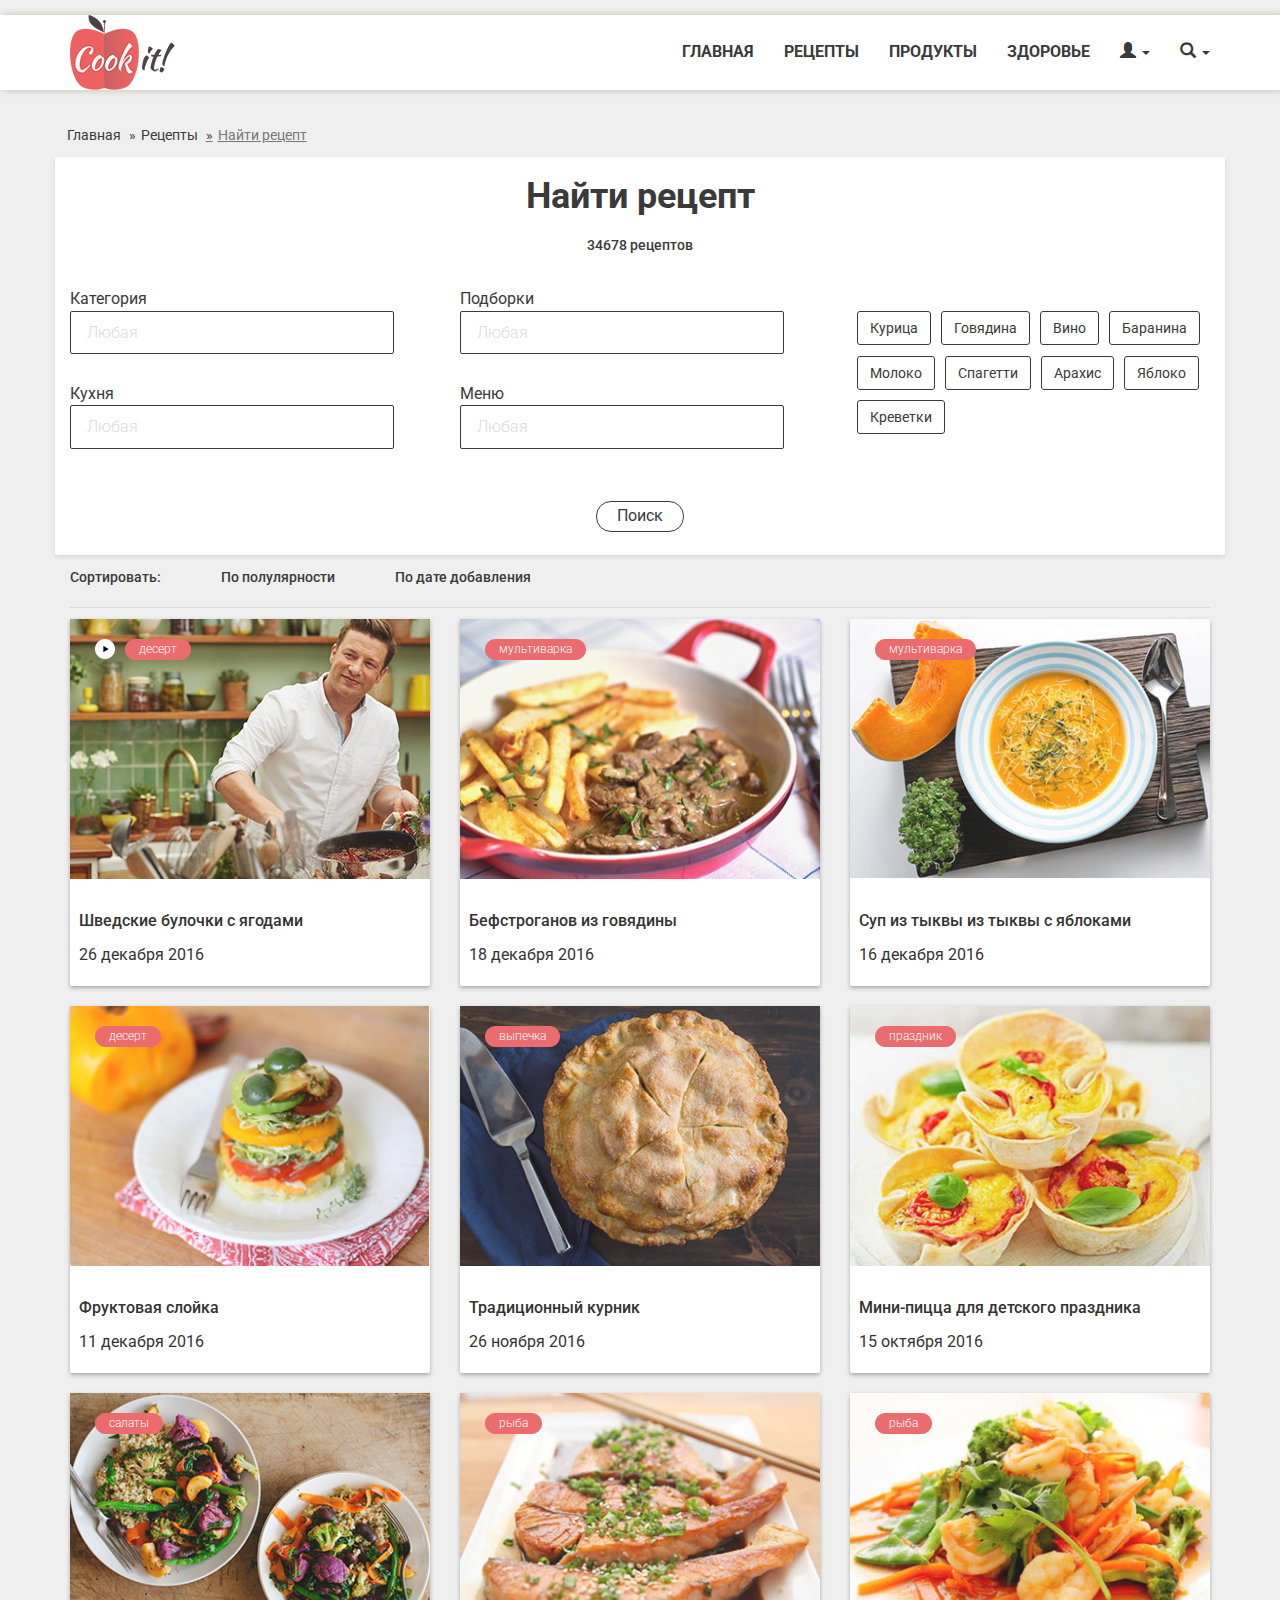
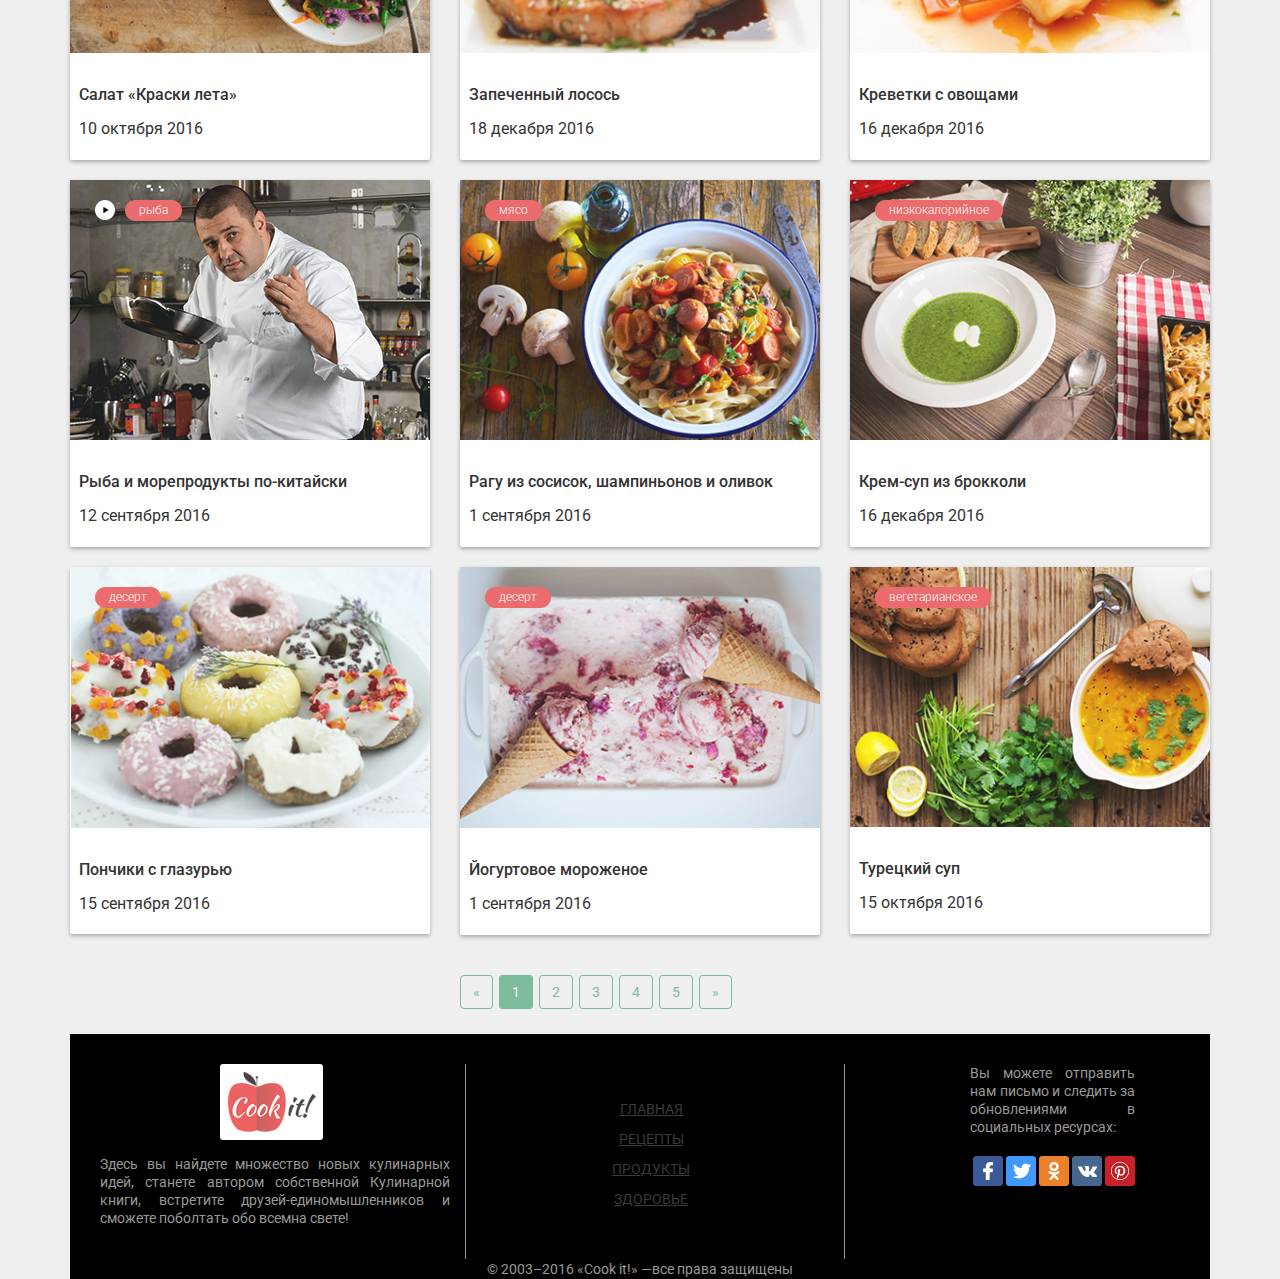
<file: find_recipes.html>
<!DOCTYPE html>
<html lang="ru">
<head>
<meta charset="utf-8">
<meta http-equiv="X-UA-Compatible" content="IE=edge">
<meta name="viewport" content="width=device-width, initial-scale=1">
<title>Поиск - Cook it!</title>

<!-- Bootstrap -->
<link href="css/bootstrap.css" rel="stylesheet">
<link href="css/style.css" rel="stylesheet">
<link href="https://fonts.googleapis.com/css?family=Roboto:300,400,500,700" rel="stylesheet">

<!-- HTML5 shim and Respond.js for IE8 suspport of HTML5 elements and media queries -->
<!-- WARNING: Respond.js doesn't work if you view the page via file:// -->
<!--[if lt IE 9]>
      <script src="https://oss.maxcdn.com/html5shiv/3.7.2/html5shiv.min.js"></script>
      <script src="https://oss.maxcdn.com/respond/1.4.2/respond.min.js"></script>
    <![endif]-->
</head>
<body>

<header>
  <nav class="navbar navbar-default menu" role="navigation">
    <div class="container">
      <div class="navbar-header">
        <button type="button" class="navbar-toggle center-btn" data-toggle="collapse" data-target="#bs-navbar-collapse"> <span class="sr-only">Toggle navigation</span> <span class="icon-bar"></span> <span class="icon-bar"></span> <span class="icon-bar"></span> </button>
        <a class="logo" href="#"><img src="img/logo_cook it2.png" height="75" width="105"></a> </div>
      <div class="navbar-collapse collapse clear navbar-right center-nav" id="bs-navbar-collapse">
        <ul class="nav navbar-nav">
          <li class="dropdown" style="font-weight: 700; color: #000;"> <a class="dropdown-toggle" href="index.html">главная</a></li>
          <li class="dropdown"> <a class="dropdown-toggle" data-toggle="dropdown" href="recipes.html">рецепты</a>
            <ul class="dropdown-menu recipes-drop">
              <li><a href="#">Птица</a></li>
              <li><a href="#">Рыба</a></li>
              <li><a href="#">Мясо</a></li>
              <li><a href="#">Быстрые</a></li>
              <li><a href="#">Мультиварка</a></li>
              <li><a href="#">Низкокалорийные</a></li>
              <li><a href="#">Вегетарианские</a></li>
              <li><a href="#">Праздник</a></li>
              <li><a href="#">Выпечка</a></li>
              <li><a href="recipe.html">Десерты и напитки</a></li>
              <li><a href="video-recipe.html">Видео-рецепты</a></li>
              <li><a href="find_recipes.html">Найти рецепт</a></li>
            </ul>
          </li>
          <li class="dropdown"><a class="dropdown-toggle" data-toggle="dropdown" href="product.html">продукты</a>
            <ul class="dropdown-menu">
              <li><a href="#">от А до Я</a></li>
              <li><a href="#">Первая проба</a></li>
              <li><a href="#">Как выбирать</a></li>
              <li><a href="#">Как приготовить</a></li>
              <li><a href="#">Полезные продукты</a></li>
            </ul>
          </li>
          <li class="dropdown"><a class="dropdown-toggle" data-toggle="dropdown" href="health.html">здоровье</a>
            <ul class="dropdown-menu">
              <li><a href="#">Рецепты ПП</a></li>
              <li><a href="#">Диеты</a></li>
              <li><a href="#">Красота</a></li>
              <li><a href="#">Фитнес</a></li>
            </ul>
          </li>
        </ul>
        <ul class="nav navbar-nav navbar-right">
          <li class="dropdown"> <a class="dropdown-toggle" data-toggle="dropdown" href="#"><span
                  class="glyphicon glyphicon-user"></span> <span class="caret"></span></a>
            <ul class="dropdown-menu user">
              <li>
                <div class="login clearfix">
                  <form name="login-form">
                    <input class="login-focus" type="text" name="login" placeholder="Электронная почта">
                    <input class="login-focus" type="password" name="password" placeholder="Пароль">
                    <button class="btn account-btn" type="submit" name="login-form">Войти</button>
                    <div class="form clearfix"> <a  href="#">Забыли пароль?</a> <a  href="#">Новая регистрация</a> </div>
                    <div class="social-block">
                      <ul>
                        <li><a class="social-icon social-icon-f" href="#"><img src="img/facebook.png" width="30" height="30" alt=""/></a></li>
                        <li><a class="social-icon social-icon-tw" href="#"><img src="img/tw.png" width="30" height="30" alt=""/></a></li>
                        <li><a class="social-icon social-icon-ok" href="#"><img src="img/odnoklassniki.png" width="30" height="30" alt=""/></a></li>
                        <li><a class="social-icon social-icon-vk" href="#"><img src="img/vk.png" width="30" height="30" alt=""/></a></li>
                        <li><a class="social-icon social-icon-p" href="#"><img src="img/Pinterest.png" width="30" height="30" alt=""/></a></li>
                      </ul>
                    </div>
                  </form>
                </div>
              </li>
            </ul>
          </li>
          <li class="dropdown"> <a class="dropdown-toggle" data-toggle="dropdown" href="#"><span
                  class="glyphicon glyphicon-search"></span> <span class="caret"></span></a>
            <ul class="dropdown-menu">
              <li class="search-drop">
                <form>
                  <input class="search-form" type="text" name="search" placeholder=" Что ищем?">
                </form>
              </li>
            </ul>
          </li>
        </ul>
      </div>
      <!--/.nav-collapse -->
    </div>
    <!--/.container -->
  </nav>
</header>

<div class="container">
  <div class="row">
    <ol class="breadcrumb">
      <li><a href="#">Главная</a></li>
      <li><a href="#">Рецепты</a></li>
      <li class="active">Найти рецепт</li>
    </ol>
  </div>
  <div class="row block-form">
    <div class="col-md-6 col-md-offset-3 name-of-block">
      <h1 class="text-center">Найти рецепт</h1>
      <h2 class="text-center">34678 рецептов</h2>
    </div>
    <div class="col-md-4">
      <div class="btn-group">
        <p class="name-of-group"> Категория</p>
        <button class="btn btn-default btn-lg dropdown-toggle find" type="button" data-toggle="dropdown"> Любая </button>
        <ul class="dropdown-menu" style="left: 0 !important">
          <li><a href="#">Любая</a></li>
          <li><a href="#">Выпечка и десерты</a></li>
          <li><a href="#">Основные блюда</a></li>
          <li><a href="#">Завтраки</a></li>
          <li><a href="#">Салаты</a></li>
          <li><a href="#">Супы</a></li>
          <li><a href="#">Паста и пицца</a></li>
          <li><a href="#">Закуски</a></li>
        </ul>
      </div>
      <div class="btn-group">
        <p class="name-of-group">Кухня</p>
        <button class="btn btn-default btn-lg dropdown-toggle find" type="button" data-toggle="dropdown"> Любая</button>
        <ul class="dropdown-menu"  style="left: 0 !important">
          <li><a href="#">Любая</a></li>
          <li><a href="#">Китайская</a></li>
          <li><a href="#">Мексиканская</a></li>
          <li><a href="#">Индийская</a></li>
          <li><a href="#">Французская</a></li>
          <li><a href="#">Итальянская</a></li>
          <li><a href="#">Грузинская</a></li>
          <li><a href="#">Русская</a></li>
        </ul>
      </div>
    </div>
    <div class="col-md-4">
      <div class="btn-group">
        <p class="name-of-group"> Подборки</p>
        <button class="btn btn-default btn-lg dropdown-toggle find" type="button" data-toggle="dropdown"> Любая </button>
        <ul class="dropdown-menu"  style="left: 0 !important">
          <li>...</li>
        </ul>
      </div>
      <div class="btn-group">
        <p class="name-of-group"> Меню</p>
        <button class="btn btn-default btn-lg dropdown-toggle find" type="button" data-toggle="dropdown"> Любая </button>
        <ul class="dropdown-menu"  style="left: 0 !important">
          <li><a href="#">Любое</a></li>
          <li><a href="#">Детское</a></li>
          <li><a href="#">Низко</a></li>
          <li><a href="#">Постное</a></li>
          <li><a href="#">Меню при диабете</a></li>
        </ul>
      </div>
    </div>
    <div class="col-md-4 block-product">
      <button type="button" class="btn btn-default product "> Курица</button>
      <button type="button" class="btn btn-default  product "> Говядина</button>
      <button type="button" class="btn btn-default  product"> Вино </button>
      <button type="button" class="btn btn-default  product"> Баранина</button>
      <button type="button" class="btn btn-default  product">Молоко</button>
      <button type="button" class="btn btn-default  product">Спагетти</button>
      <button type="button" class="btn btn-default product ">Арахис</button>
      <button type="button" class="btn btn-default product ">Яблоко</button>
      <button type="button" class="btn btn-default  product">Креветки</button>
    </div>
    <div class="row">
      <div class="col-md-12 search-btn ">
        <button class="btn center-block btn-search"> Поиск </button>
      </div>
    </div>
  </div>
  <div class="row sort">
    <div class="text-left col-md-12">
      <div class="ad-link">Сортировать: <a class="link-sort" href="#"> По полулярности </a> <a class="link-sort" href="#"> По дате добавления </a>
        <hr>
      </div>
    </div>
  </div>
  <div class="row">
    <div class="col-sm-6 col-md-4"> <a href="recipes.html">
      <div class="thumbnail recipe">
        <div class="icon-img">
          <div  class="icon-play"><a href="video-recipe"></a></div>
          <button type="button" class="btn btn-default type-food-video">десерт</button>
        </div>
        <img class="foto-recipe" src="img/j.oliver.jpg" alt="Шведские булочки с ягодами" width="360">
        <div class="caption">
          <h3>Шведские булочки с ягодами</h3>
          <p>26 декабря 2016</p>
        </div>
      </div>
      </a> </div>
    <div class="col-sm-6 col-md-4"> <a href="recipes.html">
      <div class="thumbnail recipe">
        <div class="icon-img">
          <button type="button" class="btn btn-default type-food">мультиварка</button>
        </div>
        <img  class="foto-recipe" src="img/befstroganov.jpg" alt="Бефстроганов из говядины" width="360" >
        <div class="caption">
          <h3>Бефстроганов из говядины</h3>
          <p>18 декабря 2016</p>
        </div>
      </div>
      </a> </div>
    <div class="col-sm-6 col-md-4"> <a href="recipes.html">
      <div class="thumbnail recipe">
      <div class="icon-img">
          <button type="button" class="btn btn-default type-food">мультиварка</button>
        </div>
         <img class="foto-recipe" src="img/pumpkin-soup.jpg" alt="Суп из тыквы из тыквы с яблоками" width="360">
        <div class="caption">
          <h3>Суп из тыквы из тыквы с яблоками </h3>
          <p>16 декабря 2016</p>
        </div>
      </div>
      </a> </div>
  </div>
  <div class="row">
    <div class="col-sm-6 col-md-4">
      <div class="thumbnail recipe"> 
      <div class="icon-img">
          <button type="button" class="btn btn-default type-food">десерт</button>
        </div> <img class="foto-recipe" src="img/fruit.jpg" alt="Фруктовая слойка" width="360">
        <div class="caption">
          <h3>Фруктовая слойка</h3>
          <p>11 декабря 2016</p>
        </div>
      </div>
    </div>
    <div class="col-sm-6 col-md-4">
      <div class="thumbnail recipe"> <div class="icon-img">
          <button type="button" class="btn btn-default type-food">выпечка</button>
        </div> <img class="foto-recipe" src="img/apple-pie.jpg" alt="Традиционный курник" width="360" >
        <div class="caption">
          <h3>Традиционный курник</h3>
          <p>26 ноября 2016</p>
        </div>
      </div>
    </div>
    <div class="col-sm-6 col-md-4">
      <div class="thumbnail recipe"><div class="icon-img">
          <button type="button" class="btn btn-default type-food">праздник</button>
        </div> <img class="foto-recipe" src="img/mini-pizza.jpg" alt="Мини-пицца для детского праздника" width="360">
        <div class="caption">
          <h3>Мини-пицца для детского праздника</h3>
          <p>15 октября 2016</p>
        </div>
      </div>
    </div>
  </div>
  <div class="row">
    <div class="col-sm-6 col-md-4">
      <div class="thumbnail recipe">
      <div class="icon-img">
          <button type="button" class="btn btn-default type-food">салаты</button>
        </div>
         <img class="foto-recipe" src="img/color-of-summer.jpg" alt="Салат «Краски лета»" width="360">
        <div class="caption">
          <h3>Салат «Краски лета»</h3>
          <p>10 октября 2016</p>
        </div>
      </div>
    </div>
    <div class="col-sm-6 col-md-4">
      <div class="thumbnail recipe">
       <div class="icon-img">
          <button type="button" class="btn btn-default type-food">рыба</button>
        </div> <img class="foto-recipe" src="img/salmon.jpg" alt="Запеченный лосось" width="360" >
        <div class="caption">
          <h3>Запеченный лосось</h3>
          <p>18 декабря 2016</p>
        </div>
      </div>
    </div>
    <div class="col-sm-6 col-md-4">
      <div class="thumbnail recipe"> 
       <div class="icon-img">
          <button type="button" class="btn btn-default type-food">рыба</button>
        </div> <img class="foto-recipe" src="img/shrimp.jpg" alt="Креветки с овощами" width="360">
        <div class="caption">
          <h3>Креветки с овощами </h3>
          <p>16 декабря 2016</p>
        </div>
      </div>
    </div>
  </div>
  <div class="row">
    <div class="col-sm-6 col-md-4">
      <div class="thumbnail recipe">         <div class="icon-img">
          <div  class="icon-play"><a href="video-recipe"></a></div>
          <button type="button" class="btn btn-default type-food-video">рыба</button>
        </div> <img class="foto-recipe" src="img/fish-video.jpg" alt="Рыба и морепродукты по-китайски" width="360">
        <div class="caption">
          <h3>Рыба и морепродукты по-китайски</h3>
          <p>12 сентября 2016</p>
        </div>
      </div>
    </div>
    <div class="col-sm-6 col-md-4">
      <div class="thumbnail recipe"> <div class="icon-img">
          <button type="button" class="btn btn-default type-food">мясо</button>
        </div> <img class="foto-recipe" src="img/ragu-sosisci.jpg" alt="Рагу из сосисок, шампиньонов и оливок" width="360" >
        <div class="caption">
          <h3>Рагу из сосисок, шампиньонов и оливок</h3>
          <p>1 сентября 2016</p>
        </div>
      </div>
    </div>
    <div class="col-sm-6 col-md-4">
      <div class="thumbnail recipe"> <div class="icon-img">
          <button type="button" class="btn btn-default type-food">низкокалорийное</button>
        </div> <img class="foto-recipe" src="img/brokkoli.jpg" alt="Крем-суп из брокколи" width="360">
        <div class="caption">
          <h3>Крем-суп из брокколи</h3>
          <p>16 декабря 2016</p>
        </div>
      </div>
    </div>
  </div>
  <div class="row">
    <div class="col-sm-6 col-md-4">
      <div class="thumbnail recipe"> <div class="icon-img">
          <button type="button" class="btn btn-default type-food">десерт</button>
        </div>  <img class="foto-recipe" src="img/cake.jpg" alt="Пончики с глазурью" width="360">
        <div class="caption">
          <h3>Пончики с глазурью</h3>
          <p>15 сентября 2016</p>
        </div>
      </div>
    </div>
    <div class="col-sm-6 col-md-4">
      <div class="thumbnail recipe"> <div class="icon-img">
          <button type="button" class="btn btn-default type-food">десерт</button>
        </div> <img class="foto-recipe" src="img/ice-cream.jpg" alt="Йогуртовое мороженое" width="360" >
        <div class="caption">
          <h3>Йогуртовое мороженое</h3>
          <p>1 сентября 2016</p>
        </div>
      </div>
    </div>
    <div class="col-sm-6 col-md-4">
      <div class="thumbnail recipe"> <div class="icon-img">
          <button type="button" class="btn btn-default type-food">вегетарианское</button>
        </div> <img class="foto-recipe" src="img/soup.jpg" alt="Турецкий суп" width="360">
        <div class="caption">
          <h3>Турецкий суп</h3>
          <p>15 октября 2016</p>
        </div>
      </div>
    </div>
  </div>
  <div class="row">
    <div class="col-md-4 col-md-offset-4">
      <ul class="pagination main">
        <li class="disabled"><a href="#">«</a></li>
        <li class="active"><a href="#">1</a></li>
        <li><a href="#">2</a></li>
        <li><a href="#">3</a></li>
        <li><a href="#">4</a></li>
        <li><a href="#">5</a></li>
        <li><a href="#">»</a></li>
      </ul>
    </div>
  </div>
  <footer>
    <div class="container">
      <div class="col-sm-6 col-md-4">
        <div class="footer-logo">
          <img src="img/logo_cook%20it2.png" alt="">
        </div>
        <div class="f-text">
          <p>Здесь вы найдете множество новых кулинарных идей, станете автором собственной Кулинарной книги, встретите друзей-единомышленников и сможете поболтать обо всемна свете!</p>
        </div>
      </div>
      <div class="col-sm-6 col-md-4 middle-box">
        <div class="f-nav">
          <a href="index.html">ГЛАВНАЯ</a>
          <a href="recipes.html">РЕЦЕПТЫ</a>
          <a href="product.html">ПРОДУКТЫ</a>
          <a href="health.html">ЗДОРОВЬЕ</a>
        </div>
      </div>
      <div class="col-sm-6 col-md-4">
        <div class="f-text-block">
          Вы можете отправить нам письмо и следить за обновлениями в социальных ресурсах:

          <div class="social-block">
            <ul>
              <li><a class="social-icon social-icon-f" href="#"><img src="img/facebook.png" width="30"
                                                                     height="30" alt=""/></a></li>
              <li><a class="social-icon social-icon-tw" href="#"><img src="img/tw.png" width="30" height="30"
                                                                      alt=""/></a></li>
              <li><a class="social-icon social-icon-ok" href="#"><img src="img/odnoklassniki.png" width="30"
                                                                      height="30" alt=""/></a></li>
              <li><a class="social-icon social-icon-vk" href="#"><img src="img/vk.png" width="30" height="30"
                                                                      alt=""/></a></li>
              <li><a class="social-icon social-icon-p" href="#"><img src="img/Pinterest.png" width="30"
                                                                     height="30" alt=""/></a></li>
            </ul>
          </div>
        </div>
      </div>

    </div>
    <span class="rights">© 2003–2016  «Cook it!» —все права защищены</span>
  </footer>
<!--&lt;!&ndash; jQuery (necessary for Bootstrap's JavaScript plugins) &ndash;&gt; -->
<script src="js/jquery-1.11.3.min.js"></script> 

<!--&lt;!&ndash; Include all compiled plugins (below), or include individual files as needed &ndash;&gt; -->
<script src="js/bootstrap.js"></script>
</body>
</html>
</file>
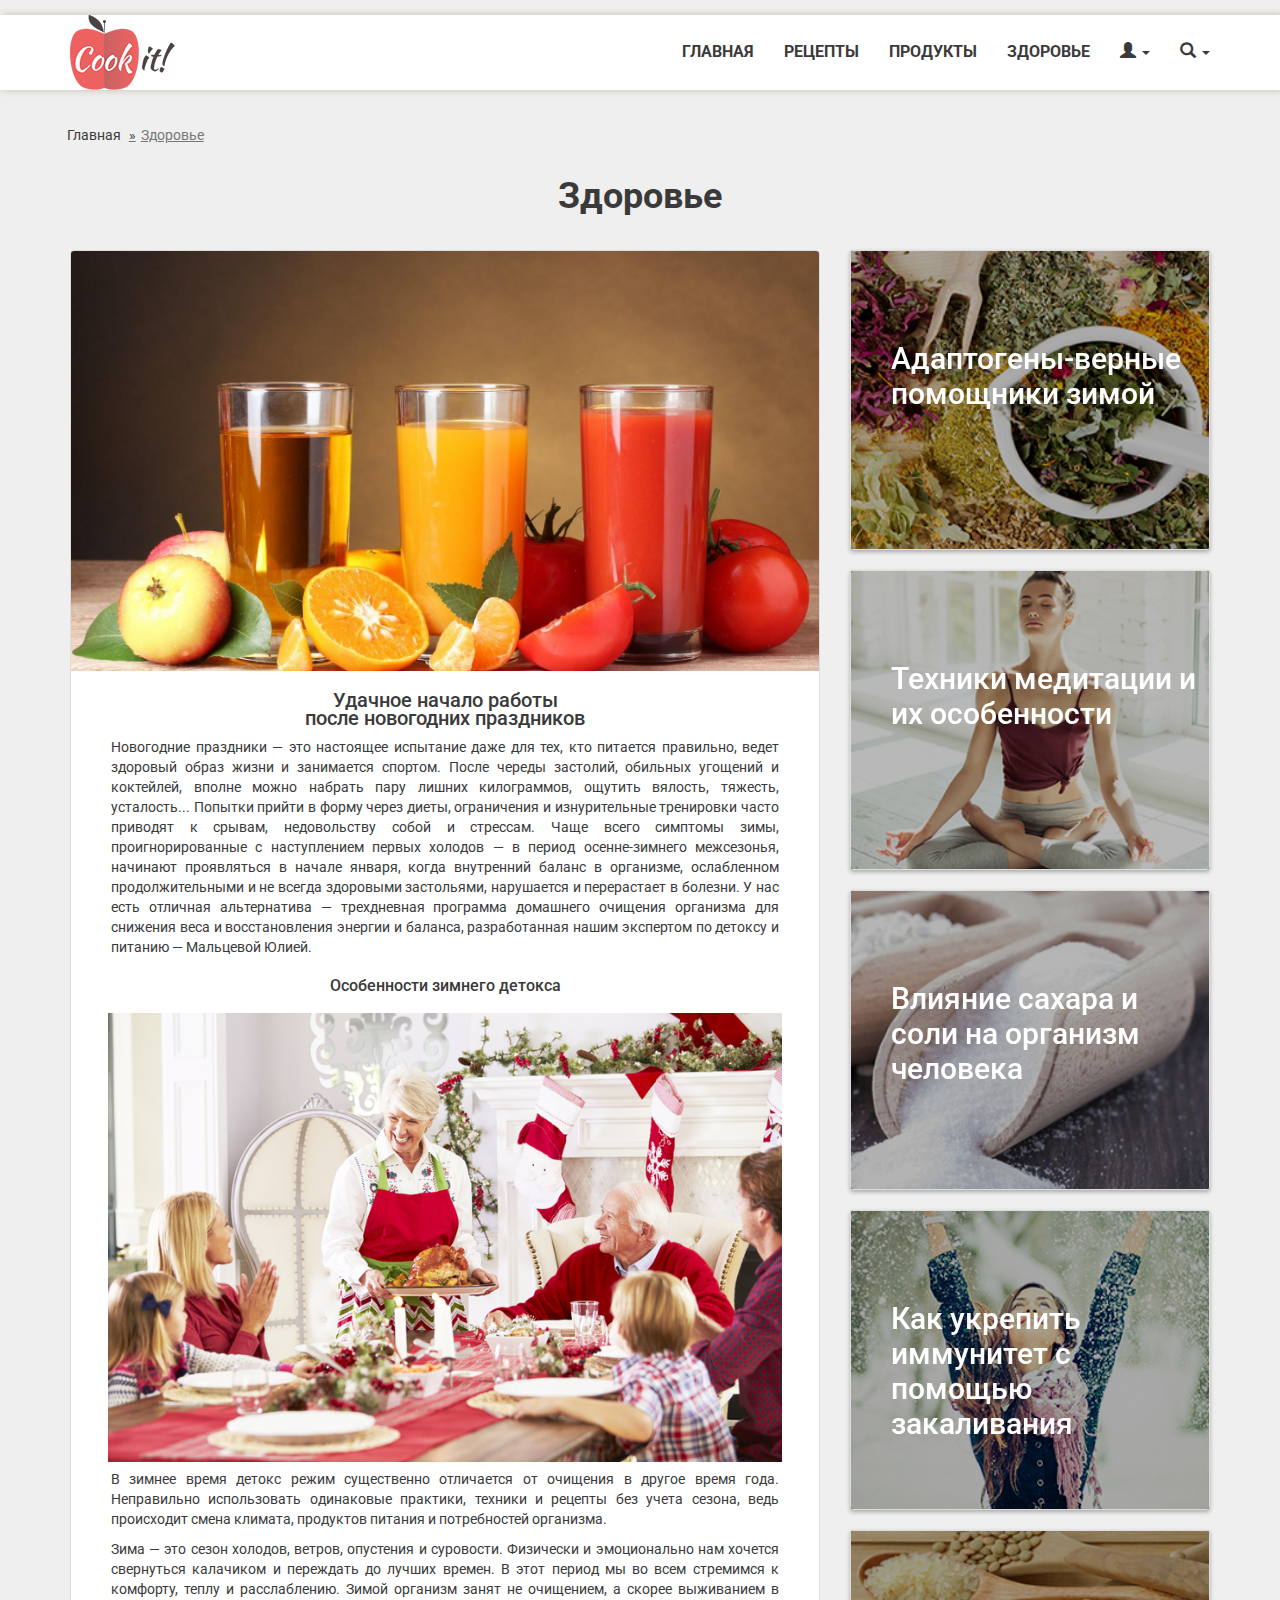
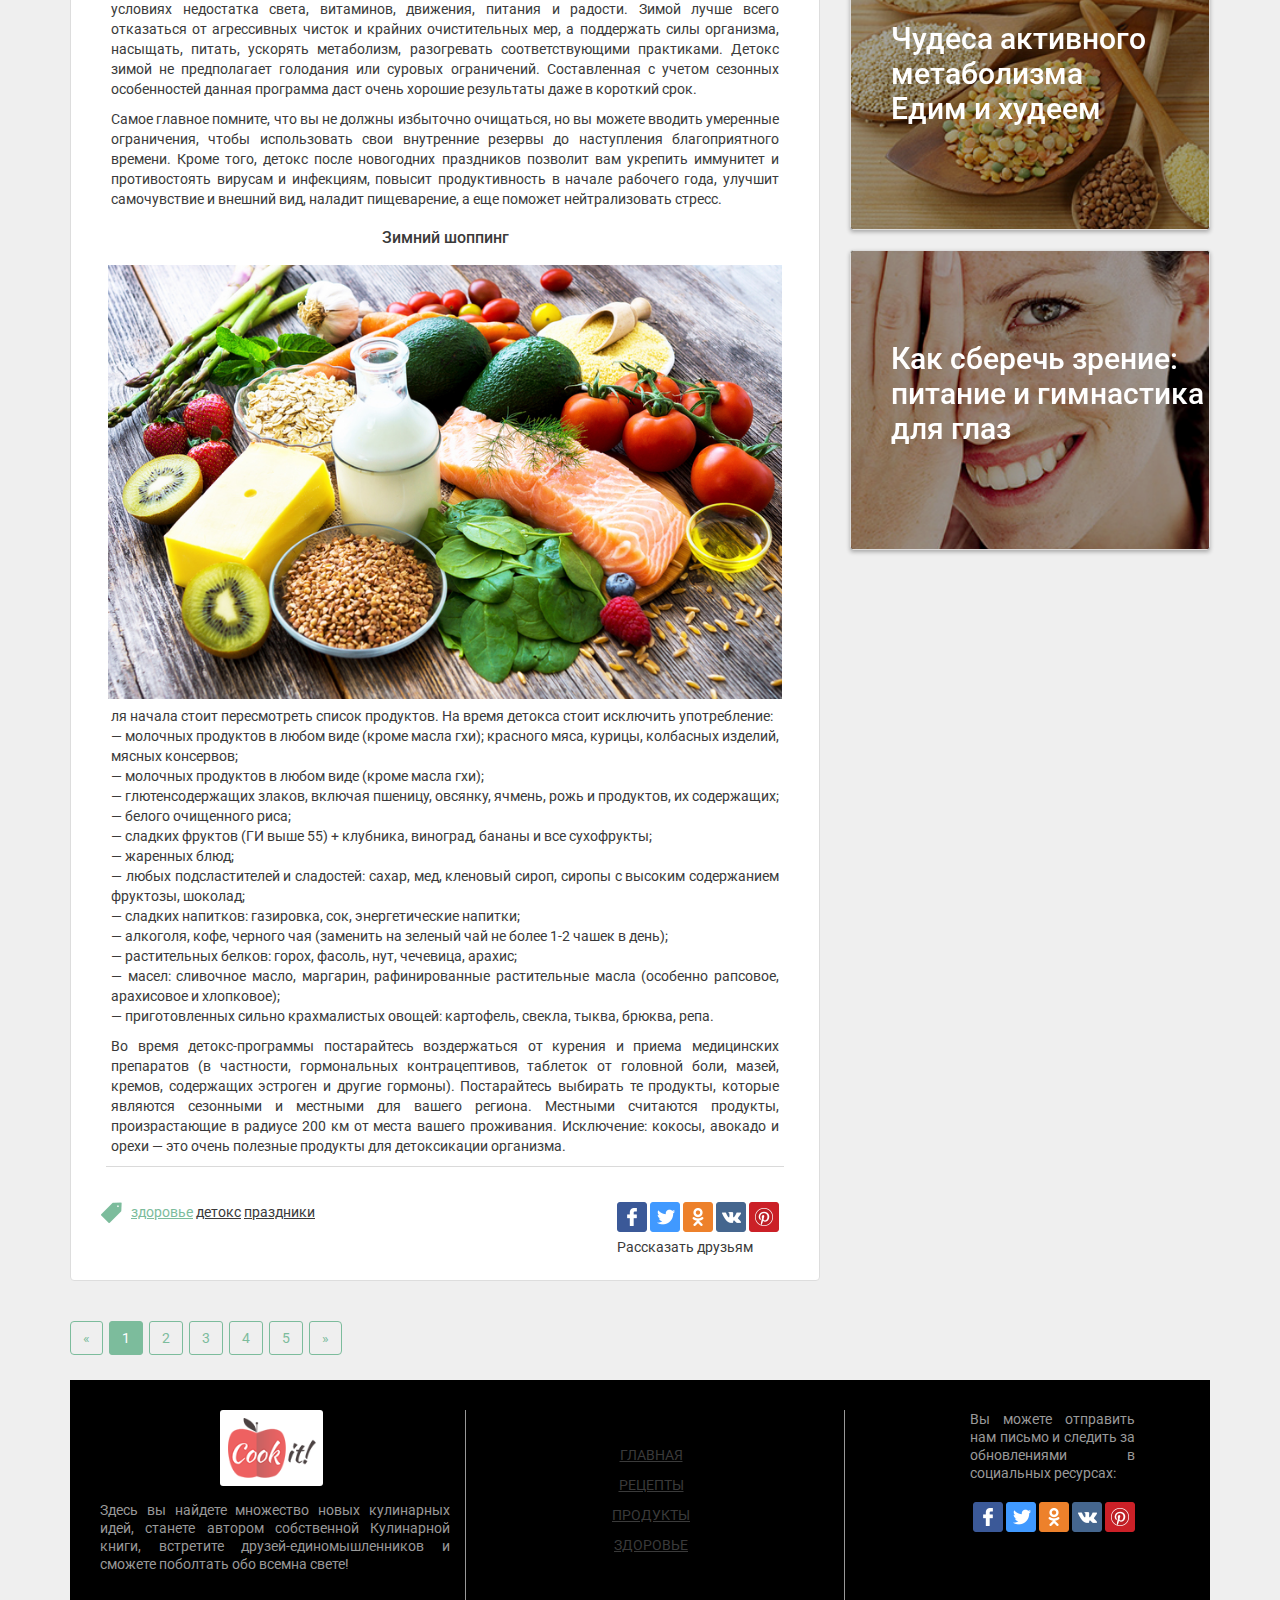
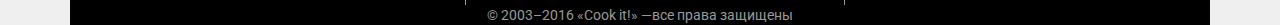
<file: health.html>
<!DOCTYPE html>
<html lang="ru">
<head>
<meta charset="utf-8">
<meta http-equiv="X-UA-Compatible" content="IE=edge">
<meta name="viewport" content="width=device-width, initial-scale=1">
<title>Здоровье-Cook it!</title>

<!-- Bootstrap -->
<link href="css/bootstrap.css" rel="stylesheet">
<link href="css/style.css" rel="stylesheet">
<link href="https://fonts.googleapis.com/css?family=Roboto:300,400,500,700" rel="stylesheet">

<!-- HTML5 shim and Respond.js for IE8 suspport of HTML5 elements and media queries -->
<!-- WARNING: Respond.js doesn't work if you view the page via file:// -->
<!--[if lt IE 9]>
      <script src="https://oss.maxcdn.com/html5shiv/3.7.2/html5shiv.min.js"></script>
      <script src="https://oss.maxcdn.com/respond/1.4.2/respond.min.js"></script>
    <![endif]-->
</head>
<body>
<header>
    <nav class="navbar navbar-default menu" role="navigation">
        <div class="container">
            <div class="navbar-header">
                <button type="button" class="navbar-toggle center-btn" data-toggle="collapse" data-target="#bs-navbar-collapse"> <span class="sr-only">Toggle navigation</span> <span class="icon-bar"></span> <span class="icon-bar"></span> <span class="icon-bar"></span> </button>
                <a class="logo" href="#"><img src="img/logo_cook it2.png" height="75" width="105"></a> </div>
            <div class="navbar-collapse collapse clear navbar-right center-nav" id="bs-navbar-collapse">
                <ul class="nav navbar-nav">
                    <li class="dropdown" style="font-weight: 700; color: #000;"> <a class="dropdown-toggle" href="index.html">главная</a></li>
                    <li class="dropdown"> <a class="dropdown-toggle" data-toggle="dropdown" href="recipes.html">рецепты</a>
                        <ul class="dropdown-menu recipes-drop">
                            <li><a href="#">Птица</a></li>
                            <li><a href="#">Рыба</a></li>
                            <li><a href="#">Мясо</a></li>
                            <li><a href="#">Быстрые</a></li>
                            <li><a href="#">Мультиварка</a></li>
                            <li><a href="#">Низкокалорийные</a></li>
                            <li><a href="#">Вегетарианские</a></li>
                            <li><a href="#">Праздник</a></li>
                            <li><a href="#">Выпечка</a></li>
                            <li><a href="recipe.html">Десерты и напитки</a></li>
                            <li><a href="video-recipe.html">Видео-рецепты</a></li>
                            <li><a href="find_recipes.html">Найти рецепт</a></li>
                        </ul>
                    </li>
                    <li class="dropdown"><a class="dropdown-toggle" data-toggle="dropdown" href="product.html">продукты</a>
                        <ul class="dropdown-menu">
                            <li><a href="#">от А до Я</a></li>
                            <li><a href="#">Первая проба</a></li>
                            <li><a href="#">Как выбирать</a></li>
                            <li><a href="#">Как приготовить</a></li>
                            <li><a href="#">Полезные продукты</a></li>
                        </ul>
                    </li>
                    <li class="dropdown"><a class="dropdown-toggle" data-toggle="dropdown" href="health.html">здоровье</a>
                        <ul class="dropdown-menu">
                            <li><a href="#">Рецепты ПП</a></li>
                            <li><a href="#">Диеты</a></li>
                            <li><a href="#">Красота</a></li>
                            <li><a href="#">Фитнес</a></li>
                        </ul>
                    </li>
                </ul>
                <ul class="nav navbar-nav navbar-right">
                    <li class="dropdown"> <a class="dropdown-toggle" data-toggle="dropdown" href="#"><span
                            class="glyphicon glyphicon-user"></span> <span class="caret"></span></a>
                        <ul class="dropdown-menu user">
                            <li>
                                <div class="login clearfix">
                                    <form name="login-form">
                                        <input class="login-focus" type="text" name="login" placeholder="Электронная почта">
                                        <input class="login-focus" type="password" name="password" placeholder="Пароль">
                                        <button class="btn account-btn" type="submit" name="login-form">Войти</button>
                                        <div class="form clearfix"> <a  href="#">Забыли пароль?</a> <a  href="#">Новая регистрация</a> </div>
                                        <div class="social-block">
                                            <ul>
                                                <li><a class="social-icon social-icon-f" href="#"><img src="img/facebook.png" width="30" height="30" alt=""/></a></li>
                                                <li><a class="social-icon social-icon-tw" href="#"><img src="img/tw.png" width="30" height="30" alt=""/></a></li>
                                                <li><a class="social-icon social-icon-ok" href="#"><img src="img/odnoklassniki.png" width="30" height="30" alt=""/></a></li>
                                                <li><a class="social-icon social-icon-vk" href="#"><img src="img/vk.png" width="30" height="30" alt=""/></a></li>
                                                <li><a class="social-icon social-icon-p" href="#"><img src="img/Pinterest.png" width="30" height="30" alt=""/></a></li>
                                            </ul>
                                        </div>
                                    </form>
                                </div>
                            </li>
                        </ul>
                    </li>
                    <li class="dropdown"> <a class="dropdown-toggle" data-toggle="dropdown" href="#"><span
                            class="glyphicon glyphicon-search"></span> <span class="caret"></span></a>
                        <ul class="dropdown-menu">
                            <li class="search-drop">
                                <form>
                                    <input class="search-form" type="text" name="search" placeholder=" Что ищем?">
                                </form>
                            </li>
                        </ul>
                    </li>
                </ul>
            </div>
            <!--/.nav-collapse -->
        </div>
        <!--/.container -->
    </nav>
</header>

<div class="container">
  <div class="row">
    <ol class="breadcrumb">
      <li><a href="#">Главная</a></li>
      <li class="active">Здоровье</li>
    </ol>
         <div class="col-md-12 name-of-block">
      <h1 class="text-center">Здоровье</h1>
    </div>
  </div>
  
  <div class="row">
  <!-- <div class="col-xs-12 col-md-8"> -->
    <div class="col-sm-8 blog-main">
    <div class="thumbnail title clearfix">
    <div class="img-title"><img src="img/juice.jpg" width="1600" height="900" alt="новогодний детокс"/></div>
    
      <h2 class="name-title-health">Удачное начало работы <br> 
после новогодних праздников</h2>
      <p class="text-title-product">
Новогодние праздники — это настоящее испытание даже для тех, кто питается правильно, ведет здоровый образ жизни и занимается спортом. После череды застолий, обильных угощений и коктейлей, вполне можно набрать пару лишних килограммов, ощутить вялость, тяжесть, усталость... Попытки прийти в форму через диеты, ограничения и изнурительные тренировки часто приводят к срывам, недовольству собой и стрессам. Чаще всего симптомы зимы, проигнорированные с наступлением первых холодов — в период осенне-зимнего межсезонья, начинают проявляться в начале января, когда внутренний баланс в организме, ослабленном продолжительными и не всегда здоровыми застольями, нарушается и перерастает в болезни.

У нас есть отличная альтернатива — трехдневная программа домашнего очищения организма для снижения веса и восстановления энергии и баланса, разработанная нашим экспертом по детоксу и питанию — Мальцевой Юлией.</p> 
      <h3 class="health-h3">Особенности зимнего детокса</h3> 
      <img class="health-img" src="img/family_dinner.jpg" width="780"  alt="детокс после праздников"/>
      <p class="text-title-product"> В зимнее время детокс режим существенно отличается от очищения в другое время года. Неправильно использовать одинаковые практики, техники и рецепты без учета сезона, ведь происходит смена климата, продуктов питания и потребностей организма.  </p>
        <p class="text-title-product"> Зима — это сезон холодов, ветров, опустения и суровости. Физически и эмоционально нам хочется свернуться калачиком и переждать до лучших времен. В этот период мы во всем стремимся к комфорту, теплу и расслаблению. Зимой организм занят не очищением, а скорее выживанием в условиях недостатка света, витаминов, движения, питания и радости. Зимой лучше всего отказаться от агрессивных чисток и крайних очистительных мер, а поддержать силы организма, насыщать, питать, ускорять метаболизм, разогревать соответствующими практиками. Детокс зимой не предполагает голодания или суровых ограничений. Составленная с учетом сезонных особенностей данная программа даст очень хорошие результаты даже в короткий срок.  </p>
          <p class="text-title-product"> Самое главное помните, что вы не должны избыточно очищаться, но вы можете вводить умеренные ограничения, чтобы использовать свои внутренние резервы до наступления благоприятного времени. Кроме того, детокс после новогодних праздников позволит вам укрепить иммунитет и противостоять вирусам и инфекциям, повысит продуктивность в начале рабочего года, улучшит самочувствие и внешний вид, наладит пищеварение, а еще поможет нейтрализовать стресс.  </p>
          <h3 class="health-h3">Зимний шоппинг</h3>
          <img class="health-img" src="img/shop-list.jpg"  alt="зимний шоппинг лист"/>
        <p class="text-title-product">ля начала стоит пересмотреть список продуктов. На время детокса стоит исключить употребление:<br>

— молочных продуктов в любом виде (кроме масла гхи); красного мяса, курицы, колбасных изделий, мясных консервов;<br>

— молочных продуктов в любом виде (кроме масла гхи);<br>

— глютенсодержащих злаков, включая пшеницу, овсянку, ячмень, рожь и продуктов, их содержащих;<br>

— белого очищенного риса;<br>

— сладких фруктов (ГИ выше 55) + клубника, виноград, бананы и все сухофрукты;<br>

— жаренных блюд;<br>

— любых подсластителей и сладостей: сахар, мед, кленовый сироп, сиропы с высоким содержанием фруктозы, шоколад;<br>

— сладких напитков: газировка, сок, энергетические напитки;<br>

— алкоголя, кофе, черного чая (заменить на зеленый чай не более 1-2 чашек в день);<br>

— растительных белков: горох, фасоль, нут, чечевица, арахис;<br>

— масел: сливочное масло, маргарин, рафинированные растительные масла (особенно рапсовое, арахисовое и хлопковое);<br>

— приготовленных сильно крахмалистых овощей: картофель, свекла, тыква, брюква, репа.</p>
<p class="text-title-product">Во время детокс-программы постарайтесь воздержаться от курения и приема медицинских препаратов (в частности, гормональных контрацептивов, таблеток от головной боли, мазей, кремов, содержащих эстроген и другие гормоны). Постарайтесь выбирать те продукты, которые являются сезонными и местными для вашего региона. Местными считаются продукты, произрастающие в радиусе 200 км от места вашего проживания. Исключение: кокосы, авокадо и орехи — это очень полезные продукты для детоксикации организма.
        <hr class="title-product"></p>
           <div class="tag">
      <a class="active-tag" href="#">здоровье</a>
      <a href="#">детокс</a>
      <a href="#">праздники</a>
       </div>
   
    
       <div class="social-block">
    <ul>
    <li><a class="social-icon social-icon-f" href="#"><img src="img/facebook.png" width="30" height="30" alt=""/></a></li>
    <li><a class="social-icon social-icon-tw" href="#"><img src="img/tw.png" width="30" height="30" alt=""/></a></li>
    <li><a class="social-icon social-icon-ok" href="#"><img src="img/odnoklassniki.png" width="30" height="30" alt=""/></a></li>
    <li><a class="social-icon social-icon-vk" href="#"><img src="img/vk.png" width="30" height="30" alt=""/></a></li>
    <li><a class="social-icon social-icon-p" href="#"><img src="img/Pinterest.png" width="30" height="30" alt=""/></a></li>
    </ul>
    <span>Рассказать друзьям</span></div>    
        
     </div>


  </div>
   <!--  <div class="col-sm-6 col-md-4"> -->
    <div class="col-sm-6 col-md-4">
  <a href="razdel1.html">
      <div class="thumbnail razdel2">
           <img src="img/travy.jpg" width="460"  alt="травы">
        <h2 class="razdel-health"> Адаптогены-верные помощники зимой</h2>      
          <p class="how-to-choose">Шиповник, радиола, туласис</p>
      </div>
      </a> 
  
  </div>
    <div class="col-sm-6 col-md-4">
  <a href="razdel1.html">
      <div class="thumbnail razdel2">
        <img src="img/meditation2.jpg" width="400" alt="медитация воссатновление"/> 
        <h2 class="razdel-health"> Техники медитации и их особенности</h2>      
          <!--<p class="how-to-choose">Шиповник, радиола, туласис</p>-->
      </div>
      </a> 
  
  </div>
    <div class="col-sm-6 col-md-4">
  <a href="razdel1.html">
      <div class="thumbnail razdel2">
        <img src="img/sugar.jpg" width="400" alt="сахар и соль"/> 
        <h2 class="razdel-health"> Влияние сахара и соли на организм человека</h2>      
          <!--<p class="how-to-choose">Шиповник, радиола, туласис</p>-->
      </div>
      </a> 
  
  </div>
      <div class="col-sm-6 col-md-4">
  <a href="razdel1.html">
      <div class="thumbnail razdel2">
        <img src="img/immunitet.jpg" width="400" alt="сахар и соль"/> 
        <h2 class="razdel-health">Как укрепить иммунитет с помощью закаливания</h2>      
          <!--<p class="how-to-choose">Шиповник, радиола, туласис</p>-->
      </div>
      </a> 
  
  </div>
        <div class="col-sm-6 col-md-4">
  <a href="razdel1.html">
      <div class="thumbnail razdel2">
        <img src="img/metabolism.jpg" width="400" alt="сахар и соль"/> 
        <h2 class="razdel-health">Чудеса активного метаболизма<br> Едим и худеем</h2>      
          <!--<p class="how-to-choose">Шиповник, радиола, туласис</p>-->
      </div>
      </a> 
  
  </div>
          <div class="col-sm-6 col-md-4">
  <a href="razdel1.html">
      <div class="thumbnail razdel2">
        <img src="img/glaza.jpg" width="400" alt="сахар и соль"/> 
        <h2 class="razdel-health">Как сберечь зрение: питание и гимнастика для глаз</h2>      
          <!--<p class="how-to-choose">Шиповник, радиола, туласис</p>-->
      </div>
      </a> 
  
  </div>
  
  </div>

    <div class="row">
        <div class="col-md-4 ">
            <ul class="pagination main">
                <li class="disabled"><a href="#">«</a></li>
                <li class="active"><a href="#">1</a></li>
                <li><a href="#">2</a></li>
                <li><a href="#">3</a></li>
                <li><a href="#">4</a></li>
                <li><a href="#">5</a></li>
                <li><a href="#">»</a></li>
            </ul>
        </div>
    </div>


    <footer>
        <div class="container">
            <div class="col-sm-6 col-md-4">
                <div class="footer-logo">
                    <img src="img/logo_cook%20it2.png" alt="">
                </div>
                <div class="f-text">
                    <p>Здесь вы найдете множество новых кулинарных идей, станете автором собственной Кулинарной книги, встретите друзей-единомышленников и сможете поболтать обо всемна свете!</p>
                </div>
            </div>
            <div class="col-sm-6 col-md-4 middle-box">
                <div class="f-nav">
                    <a href="index.html">ГЛАВНАЯ</a>
                    <a href="recipes.html">РЕЦЕПТЫ</a>
                    <a href="product.html">ПРОДУКТЫ</a>
                    <a href="health.html">ЗДОРОВЬЕ</a>
                </div>
            </div>
            <div class="col-sm-6 col-md-4">
                <div class="f-text-block">
                    Вы можете отправить нам письмо и следить за обновлениями в социальных ресурсах:

                    <div class="social-block">
                        <ul>
                            <li><a class="social-icon social-icon-f" href="#"><img src="img/facebook.png" width="30"
                                                                                   height="30" alt=""/></a></li>
                            <li><a class="social-icon social-icon-tw" href="#"><img src="img/tw.png" width="30" height="30"
                                                                                    alt=""/></a></li>
                            <li><a class="social-icon social-icon-ok" href="#"><img src="img/odnoklassniki.png" width="30"
                                                                                    height="30" alt=""/></a></li>
                            <li><a class="social-icon social-icon-vk" href="#"><img src="img/vk.png" width="30" height="30"
                                                                                    alt=""/></a></li>
                            <li><a class="social-icon social-icon-p" href="#"><img src="img/Pinterest.png" width="30"
                                                                                   height="30" alt=""/></a></li>
                        </ul>
                    </div>
                </div>
            </div>

        </div>
        <span class="rights">© 2003–2016  «Cook it!» —все права защищены</span>
    </footer>
<!--&lt;!&ndash; jQuery (necessary for Bootstrap's JavaScript plugins) &ndash;&gt; -->
<!--<script src="js/jquery-1.11.3.min.js"></script> -->

<!--&lt;!&ndash; Include all compiled plugins (below), or include individual files as needed &ndash;&gt; -->
<!--<script src="js/bootstrap.js"></script>-->
</body>
</html>
</file>
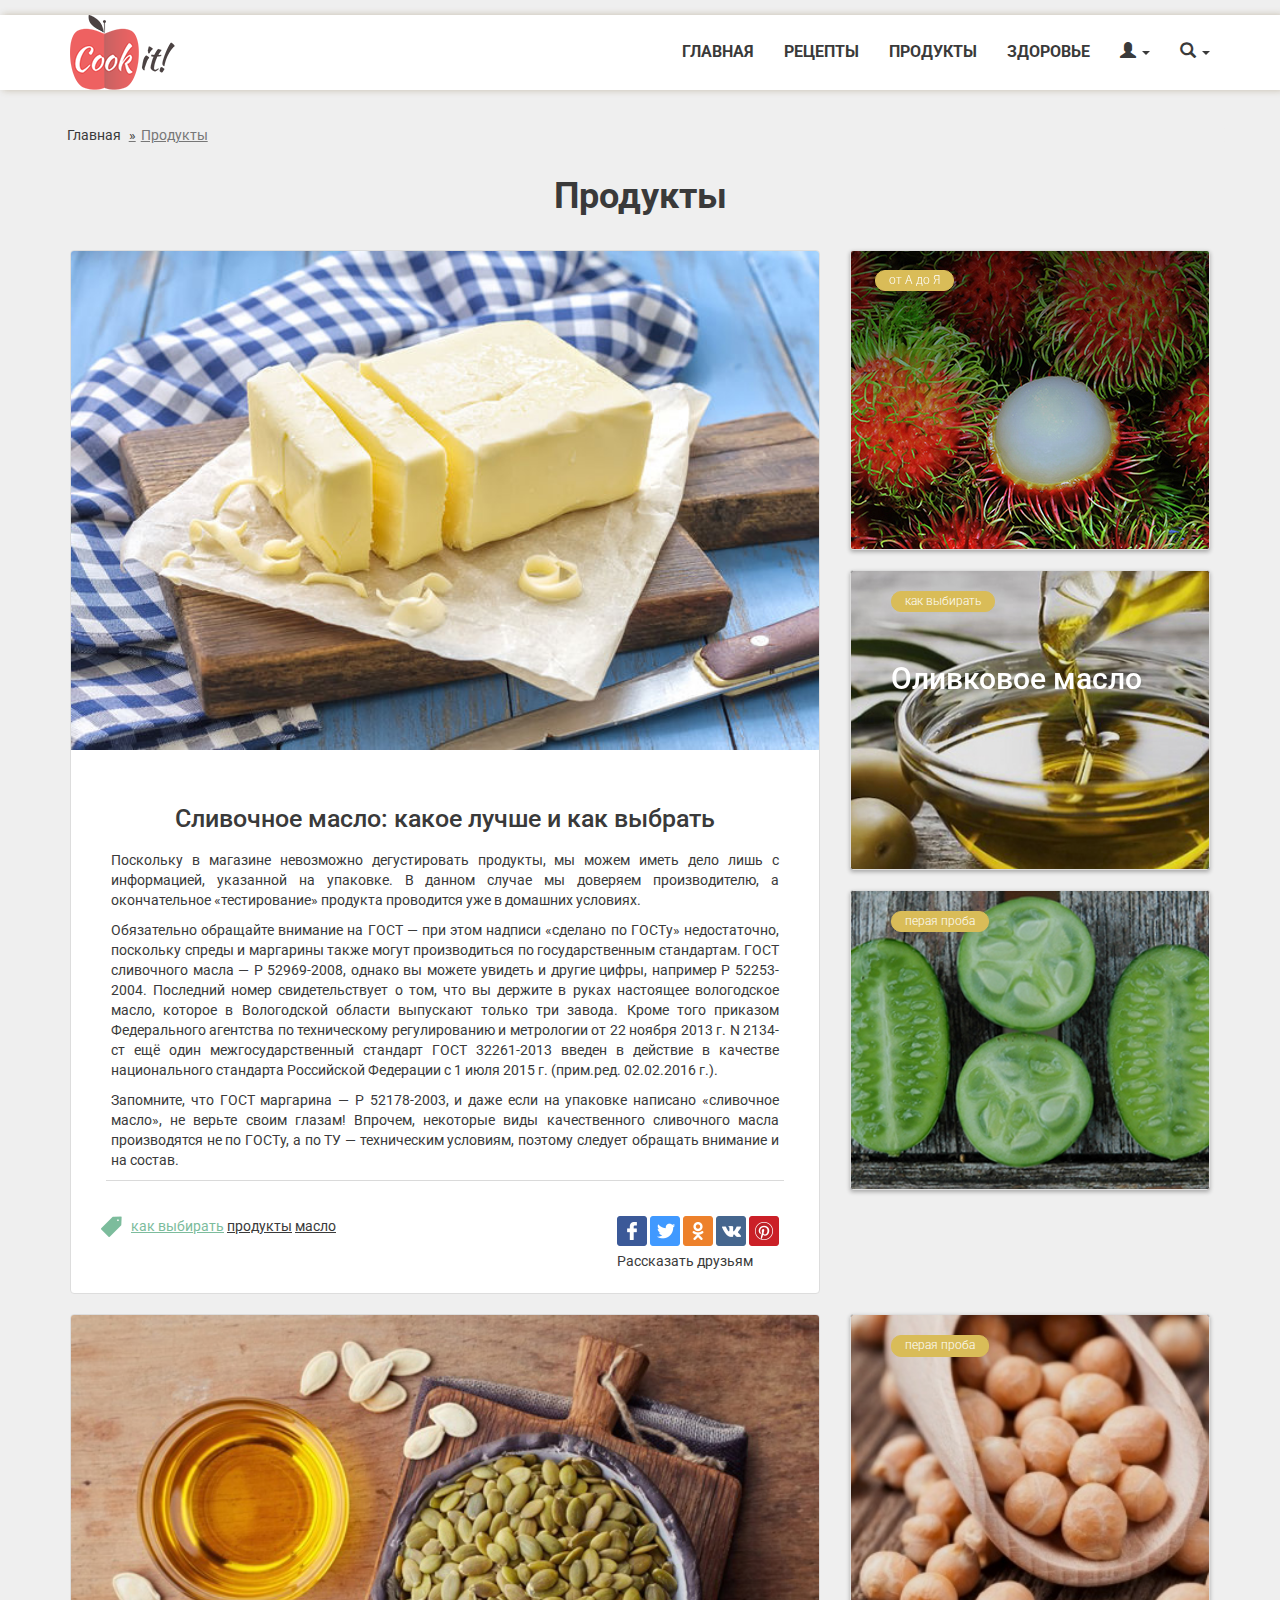
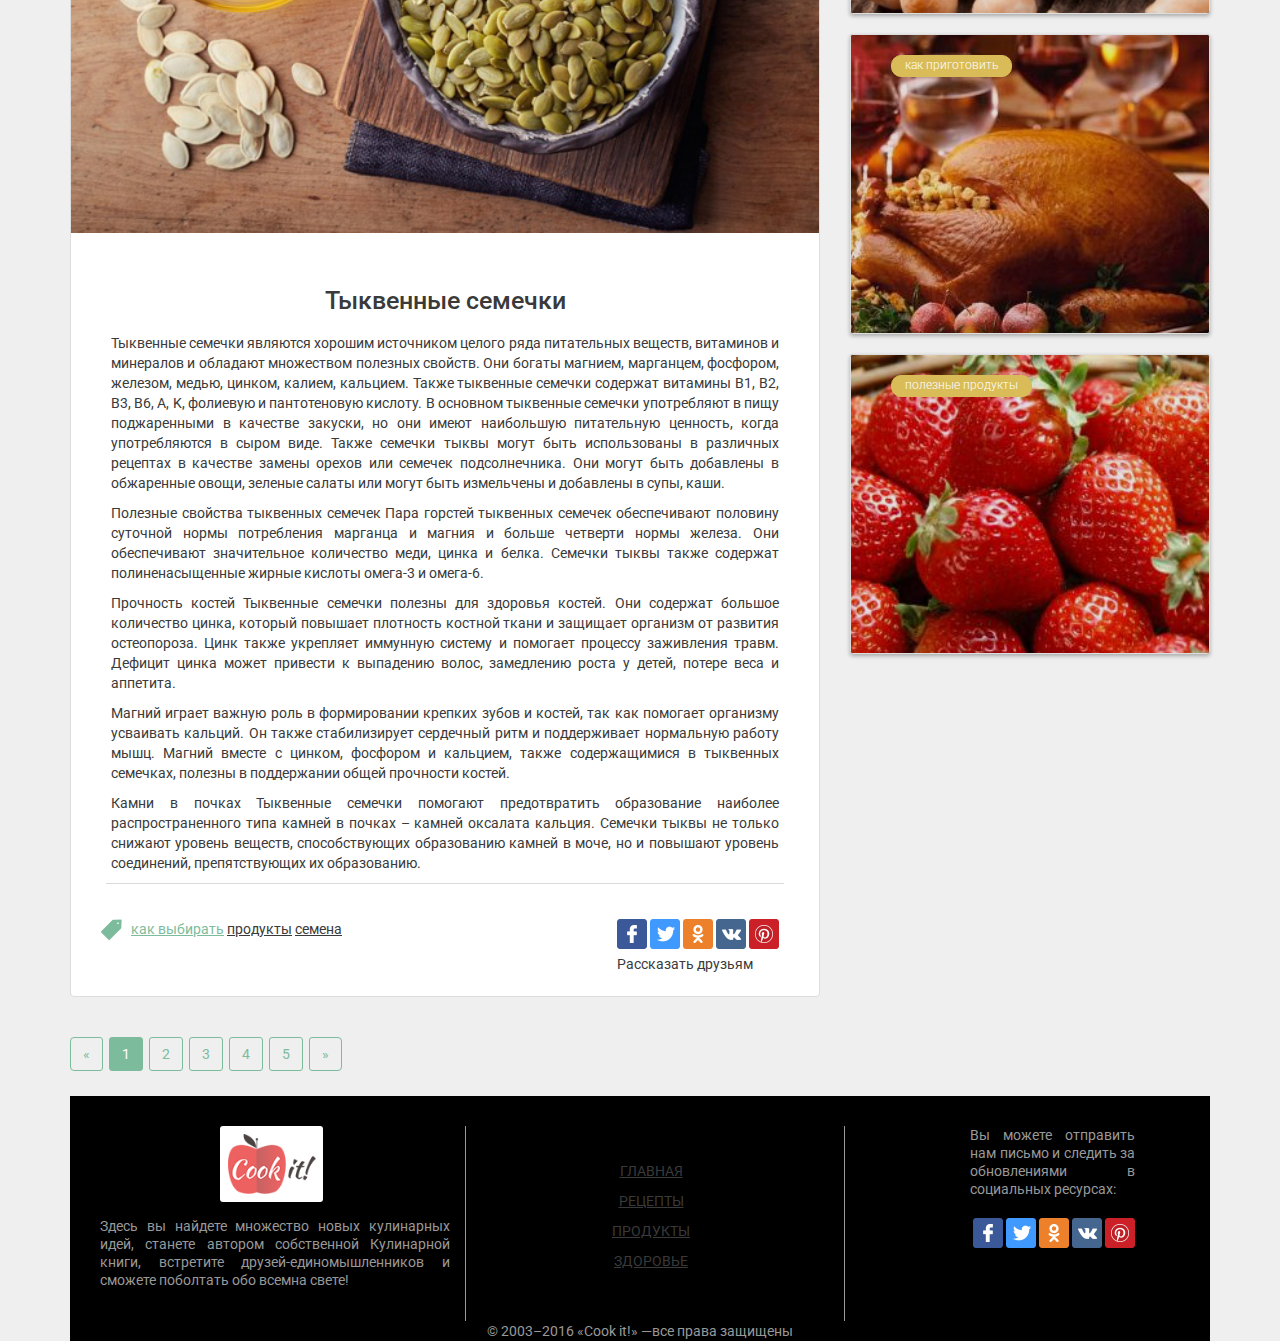
<file: product.html>
<!DOCTYPE html>
<html lang="ru">
<head>
<meta charset="utf-8">
<meta http-equiv="X-UA-Compatible" content="IE=edge">
<meta name="viewport" content="width=device-width, initial-scale=1">
<title>Продукты-Cook it!</title>

<!-- Bootstrap -->
<link href="css/bootstrap.css" rel="stylesheet">
<link href="css/style.css" rel="stylesheet">
<link href="https://fonts.googleapis.com/css?family=Roboto:300,400,500,700" rel="stylesheet">

<!-- HTML5 shim and Respond.js for IE8 suspport of HTML5 elements and media queries -->
<!-- WARNING: Respond.js doesn't work if you view the page via file:// -->
<!--[if lt IE 9]>
      <script src="https://oss.maxcdn.com/html5shiv/3.7.2/html5shiv.min.js"></script>
      <script src="https://oss.maxcdn.com/respond/1.4.2/respond.min.js"></script>
    <![endif]-->
</head>
<body>
<header>
  <nav class="navbar navbar-default menu" role="navigation">
    <div class="container">
      <div class="navbar-header">
        <button type="button" class="navbar-toggle center-btn" data-toggle="collapse" data-target="#bs-navbar-collapse"> <span class="sr-only">Toggle navigation</span> <span class="icon-bar"></span> <span class="icon-bar"></span> <span class="icon-bar"></span> </button>
        <a class="logo" href="#"><img src="img/logo_cook it2.png" height="75" width="105"></a> </div>
      <div class="navbar-collapse collapse clear navbar-right center-nav" id="bs-navbar-collapse">
        <ul class="nav navbar-nav">
          <li class="dropdown" style="font-weight: 700; color: #000;"> <a class="dropdown-toggle" href="index.html">главная</a></li>
          <li class="dropdown"> <a class="dropdown-toggle" data-toggle="dropdown" href="recipes.html">рецепты</a>
            <ul class="dropdown-menu recipes-drop">
              <li><a href="#">Птица</a></li>
              <li><a href="#">Рыба</a></li>
              <li><a href="#">Мясо</a></li>
              <li><a href="#">Быстрые</a></li>
              <li><a href="#">Мультиварка</a></li>
              <li><a href="#">Низкокалорийные</a></li>
              <li><a href="#">Вегетарианские</a></li>
              <li><a href="#">Праздник</a></li>
              <li><a href="#">Выпечка</a></li>
              <li><a href="#">Десерты и напитки</a></li>
              <li><a href="video-recipe.html">Видео-рецепты</a></li>
              <li><a href="find_recipes.html">Найти рецепт</a></li>
            </ul>
          </li>
          <li class="dropdown"><a class="dropdown-toggle" data-toggle="dropdown" href="product.html">продукты</a>
            <ul class="dropdown-menu">
              <li><a href="#">от А до Я</a></li>
              <li><a href="#">Первая проба</a></li>
              <li><a href="#">Как выбирать</a></li>
              <li><a href="#">Как приготовить</a></li>
              <li><a href="#">Полезные продукты</a></li>
            </ul>
          </li>
          <li class="dropdown"><a class="dropdown-toggle" data-toggle="dropdown" href="health.html">здоровье</a>
            <ul class="dropdown-menu">
              <li><a href="#">Рецепты ПП</a></li>
              <li><a href="#">Диеты</a></li>
              <li><a href="#">Красота</a></li>
              <li><a href="#">Фитнес</a></li>
            </ul>
          </li>
        </ul>
        <ul class="nav navbar-nav navbar-right">
          <li class="dropdown"> <a class="dropdown-toggle" data-toggle="dropdown" href="#"><span
                  class="glyphicon glyphicon-user"></span> <span class="caret"></span></a>
            <ul class="dropdown-menu user">
              <li>
                <div class="login clearfix">
                  <form name="login-form">
                    <input class="login-focus" type="text" name="login" placeholder="Электронная почта">
                    <input class="login-focus" type="password" name="password" placeholder="Пароль">
                    <button class="btn account-btn" type="submit" name="login-form">Войти</button>
                    <div class="form clearfix"> <a  href="#">Забыли пароль?</a> <a  href="#">Новая регистрация</a> </div>
                    <div class="social-block">
                      <ul>
                        <li><a class="social-icon social-icon-f" href="#"><img src="img/facebook.png" width="30" height="30" alt=""/></a></li>
                        <li><a class="social-icon social-icon-tw" href="#"><img src="img/tw.png" width="30" height="30" alt=""/></a></li>
                        <li><a class="social-icon social-icon-ok" href="#"><img src="img/odnoklassniki.png" width="30" height="30" alt=""/></a></li>
                        <li><a class="social-icon social-icon-vk" href="#"><img src="img/vk.png" width="30" height="30" alt=""/></a></li>
                        <li><a class="social-icon social-icon-p" href="#"><img src="img/Pinterest.png" width="30" height="30" alt=""/></a></li>
                      </ul>
                    </div>
                  </form>
                </div>
              </li>
            </ul>
          </li>
          <li class="dropdown"> <a class="dropdown-toggle" data-toggle="dropdown" href="#"><span
                  class="glyphicon glyphicon-search"></span> <span class="caret"></span></a>
            <ul class="dropdown-menu">
              <li class="search-drop">
                <form>
                  <input class="search-form" type="text" name="search" placeholder=" Что ищем?">
                </form>
              </li>
            </ul>
          </li>
        </ul>
      </div>
      <!--/.nav-collapse -->
    </div>
    <!--/.container -->
  </nav>
</header>
<div class="container">
  <div class="row">
    <ol class="breadcrumb">
      <li><a href="#">Главная</a></li>
      <li class="active">Продукты</li>
    </ol>
         <div class="col-md-12 name-of-block">
      <h1 class="text-center">Продукты</h1>
    </div>
  </div>
  
  <div class="row">
  <!-- <div class="col-xs-12 col-md-8"> -->
    <div class="col-sm-8 blog-main">
    <div class="thumbnail title clearfix">
    <div class="img-title"><img src="img/butter.jpg" width="500" alt=""/></div>
       <div class="col-md-12 search ">
         <button class="btn center-block btn-product"> как выбирать </button>
       </div>
      <h2 class="name-title-product">Сливочное масло: какое лучше и как выбрать</h2>
      <p class="text-title-product">Поскольку в магазине невозможно дегустировать продукты, мы можем иметь дело лишь с информацией, указанной на упаковке. В данном случае мы доверяем производителю, а окончательное «тестирование» продукта проводится уже в домашних условиях.</p>  
      <p class="text-title-product"> Обязательно обращайте внимание на ГОСТ — при этом надписи «сделано по ГОСТу» недостаточно, поскольку спреды и маргарины также могут производиться по государственным стандартам. ГОСТ сливочного масла — Р 52969-2008, однако вы можете увидеть и другие цифры, например Р 52253-2004. Последний номер свидетельствует о том, что вы держите в руках настоящее вологодское масло, которое в Вологодской области выпускают только три завода. Кроме того приказом Федерального агентства по техническому регулированию и метрологии от 22 ноября 2013 г. N 2134-ст ещё один межгосударственный стандарт ГОСТ 32261-2013 введен в действие в качестве национального стандарта Российской Федерации с 1 июля 2015 г. (прим.ред. 02.02.2016 г.).</p>
        <p class="text-title-product">Запомните, что ГОСТ маргарина — Р 52178-2003, и даже если на упаковке написано «сливочное масло», не верьте своим глазам! Впрочем, некоторые виды качественного сливочного масла производятся не по ГОСТу, а по ТУ — техническим условиям, поэтому следует обращать внимание и на состав.
        <hr class="title-product"></p>
           <div class="tag">
      <a class="active-tag" href="#">как выбирать</a>
      <a href="#">продукты</a>
      <a href="#">масло</a>
       </div>
   
    
       <div class="social-block">
    <ul>
    <li><a class="social-icon social-icon-f" href="#"><img src="img/facebook.png" width="30" height="30" alt=""/></a></li>
    <li><a class="social-icon social-icon-tw" href="#"><img src="img/tw.png" width="30" height="30" alt=""/></a></li>
    <li><a class="social-icon social-icon-ok" href="#"><img src="img/odnoklassniki.png" width="30" height="30" alt=""/></a></li>
    <li><a class="social-icon social-icon-vk" href="#"><img src="img/vk.png" width="30" height="30" alt=""/></a></li>
    <li><a class="social-icon social-icon-p" href="#"><img src="img/Pinterest.png" width="30" height="30" alt=""/></a></li>
    </ul>
    <span>Рассказать друзьям</span></div>    
        
     </div>


  </div>
   <!--  <div class="col-sm-6 col-md-4"> -->
  <div class="col-sm-4 blog-sidebar">
  <a href="razdel1.html">
      <div class="thumbnail razdel">
        <div class="icon-img">
          <button class="btn center-block btn-product-razdel">от А до Я </button>
         </div>
          <p>Рамбутан</p>
      </div>
      </a> 
  
  </div>
    <div class="col-sm-6 col-md-4">
  <a href="razdel1.html">
      <div class="thumbnail razdel2">
        <div class="icon-img">
          <button class="btn center-block btn-product-razdel">как выбирать</button>
         </div>
        <img src="img/olivella.jpg" width="414" height="345" alt=""/> 
        <h2> Оливковое масло</h2>      
          <p class="how-to-choose">Что надо знать при выборе оливкового масла</p>
      </div>
      </a> 
  
  </div>
    <div class="col-sm-6 col-md-4">
  <a href="razdel1.html">
      <div class="thumbnail razdel2">
        <div class="icon-img">
          <button class="btn center-block btn-product-razdel">перая проба</button>
         </div>
        <img src="img/cucamelon.jpg" width="410" height="341" alt=""/>
     
          <p class="how-to-choose">Мексиканский огурец</p>
      </div>
      </a> 
  
  </div>
  
  </div>
    <div class="row">
    <div class="col-sm-8 blog-main">
    <div class="thumbnail title clearfix">
      <div class="img-title"><img src="img/pumpkin-oil.jpg"  alt=""/></div>
       <div class="col-md-12 search ">
         <button class="btn center-block btn-product">полезные продукты</button>
       </div>
      <h2 class="name-title-product">Тыквенные семечки</h2>
      <p class="text-title-product">Тыквенные семечки являются хорошим источником целого ряда питательных веществ, витаминов и минералов и обладают множеством полезных свойств. Они богаты магнием, марганцем, фосфором, железом, медью, цинком, калием, кальцием. Также тыквенные семечки содержат витамины B1, B2, B3, B6, A, K, фолиевую и пантотеновую кислоту. В основном тыквенные семечки употребляют в пищу поджаренными в качестве закуски, но они имеют наибольшую питательную ценность, когда употребляются в сыром виде. Также семечки тыквы могут быть использованы в различных рецептах в качестве замены орехов или семечек подсолнечника. Они могут быть добавлены в обжаренные овощи, зеленые салаты или могут быть измельчены и добавлены в супы, каши.</p>
      <p class="text-title-product"> <span>Полезные свойства</span> тыквенных семечек Пара горстей тыквенных семечек обеспечивают половину суточной нормы потребления марганца и магния и больше четверти нормы железа. Они обеспечивают значительное количество меди, цинка и белка. Семечки тыквы также содержат полиненасыщенные жирные кислоты омега-3 и омега-6.</p>
      <p class="text-title-product"> <span> Прочность костей</span> Тыквенные семечки полезны для здоровья костей. Они содержат большое количество цинка, который повышает плотность костной ткани и защищает организм от развития остеопороза. Цинк также укрепляет иммунную систему и помогает процессу заживления травм. Дефицит цинка может привести к выпадению волос, замедлению роста у детей, потере веса и аппетита.</p>
      <p class="text-title-product"> Магний играет важную роль в формировании крепких зубов и костей, так как помогает организму усваивать кальций. Он также стабилизирует сердечный ритм и поддерживает нормальную работу мышц. Магний вместе с цинком, фосфором и кальцием, также содержащимися в тыквенных семечках, полезны в поддержании общей прочности костей.</p>
      <p class="text-title-product"> <span>Камни в почках</span> Тыквенные семечки помогают предотвратить образование наиболее распространенного типа камней в почках – камней оксалата кальция. Семечки тыквы не только снижают уровень веществ, способствующих образованию камней в моче, но и повышают уровень соединений, препятствующих их образованию.
        <hr class="title-product"></p>
           <div class="tag">
      <a class="active-tag" href="#">как выбирать</a>
      <a href="#">продукты</a>
      <a href="#">семена</a>
       </div>
   
    
       <div class="social-block">
    <ul>
    <li><a class="social-icon social-icon-f" href="#"><img src="img/facebook.png" width="30" height="30" alt=""/></a></li>
    <li><a class="social-icon social-icon-tw" href="#"><img src="img/tw.png" width="30" height="30" alt=""/></a></li>
    <li><a class="social-icon social-icon-ok" href="#"><img src="img/odnoklassniki.png" width="30" height="30" alt=""/></a></li>
    <li><a class="social-icon social-icon-vk" href="#"><img src="img/vk.png" width="30" height="30" alt=""/></a></li>
    <li><a class="social-icon social-icon-p" href="#"><img src="img/Pinterest.png" width="30" height="30" alt=""/></a></li>
    </ul>
    <span>Рассказать друзьям</span></div>    
        
     </div>


  </div>
    <div class="col-sm-6 col-md-4">
  <a href="razdel1.html">
      <div class="thumbnail razdel2">
        <div class="icon-img">
          <button class="btn center-block btn-product-razdel">перая проба</button>
         </div>
        <img src="img/nut1.jpg" width="360" height="300" alt=""/>
<p class="how-to-choose">Турецкий горох (нут)</p>
      </div>
      </a> 
  
  </div>
    <div class="col-sm-6 col-md-4">
  <a href="razdel1.html">
      <div class="thumbnail razdel2">
        <div class="icon-img">
          <button class="btn center-block btn-product-razdel">как приготовить</button>
         </div>
        <img src="img/blyuda-iz-indejk.jpg" width="360" height="300" alt=""/>
<p class="how-to-choose">Индейка, запеченная с картофелем </p>
      </div>
      </a> 
  
  </div>
    <div class="col-sm-6 col-md-4">
  <a href="razdel1.html">
      <div class="thumbnail razdel2">
        <div class="icon-img">
          <button class="btn center-block btn-product-razdel">полезные продукты</button>
         </div>
        <img src="img/klubnika-1-1.jpeg" width="360" height="300" alt=""/>
<p class="how-to-choose">12 фактов о клубнике, которых вы не знали</p>
      </div>
      </a> 
  
  </div>
  
  </div>
  <div class="row">
    <div class="col-md-4 ">
      <ul class="pagination main">
        <li class="disabled"><a href="#">«</a></li>
        <li class="active"><a href="#">1</a></li>
        <li><a href="#">2</a></li>
        <li><a href="#">3</a></li>
        <li><a href="#">4</a></li>
        <li><a href="#">5</a></li>
        <li><a href="#">»</a></li>
      </ul>
    </div>
  </div>

    <footer>
      <div class="container">
        <div class="col-sm-6 col-md-4">
          <div class="footer-logo">
            <img src="img/logo_cook%20it2.png" alt="">
          </div>
          <div class="f-text">
            <p>Здесь вы найдете множество новых кулинарных идей, станете автором собственной Кулинарной книги, встретите друзей-единомышленников и сможете поболтать обо всемна свете!</p>
          </div>
        </div>
        <div class="col-sm-6 col-md-4 middle-box">
          <div class="f-nav">
            <a href="index.html">ГЛАВНАЯ</a>
            <a href="recipes.html">РЕЦЕПТЫ</a>
            <a href="product.html">ПРОДУКТЫ</a>
            <a href="health.html">ЗДОРОВЬЕ</a>
          </div>
        </div>
        <div class="col-sm-6 col-md-4">
          <div class="f-text-block">
            Вы можете отправить нам письмо и следить за обновлениями в социальных ресурсах:

            <div class="social-block">
              <ul>
                <li><a class="social-icon social-icon-f" href="#"><img src="img/facebook.png" width="30"
                                                                       height="30" alt=""/></a></li>
                <li><a class="social-icon social-icon-tw" href="#"><img src="img/tw.png" width="30" height="30"
                                                                        alt=""/></a></li>
                <li><a class="social-icon social-icon-ok" href="#"><img src="img/odnoklassniki.png" width="30"
                                                                        height="30" alt=""/></a></li>
                <li><a class="social-icon social-icon-vk" href="#"><img src="img/vk.png" width="30" height="30"
                                                                        alt=""/></a></li>
                <li><a class="social-icon social-icon-p" href="#"><img src="img/Pinterest.png" width="30"
                                                                       height="30" alt=""/></a></li>
              </ul>
            </div>
          </div>
        </div>

      </div>
      <span class="rights">© 2003–2016  «Cook it!» —все права защищены</span>
    </footer>
    <!--<script src="js/jquery-1.11.3.min.js"></script>-->
    <!--&lt;!&ndash;<script src="js/bootstrap.js"></script> &ndash;&gt;-->
    <!--<script src="js/script.js"></script>-->
    <!--<script>-->
</body>
</html>
</file>
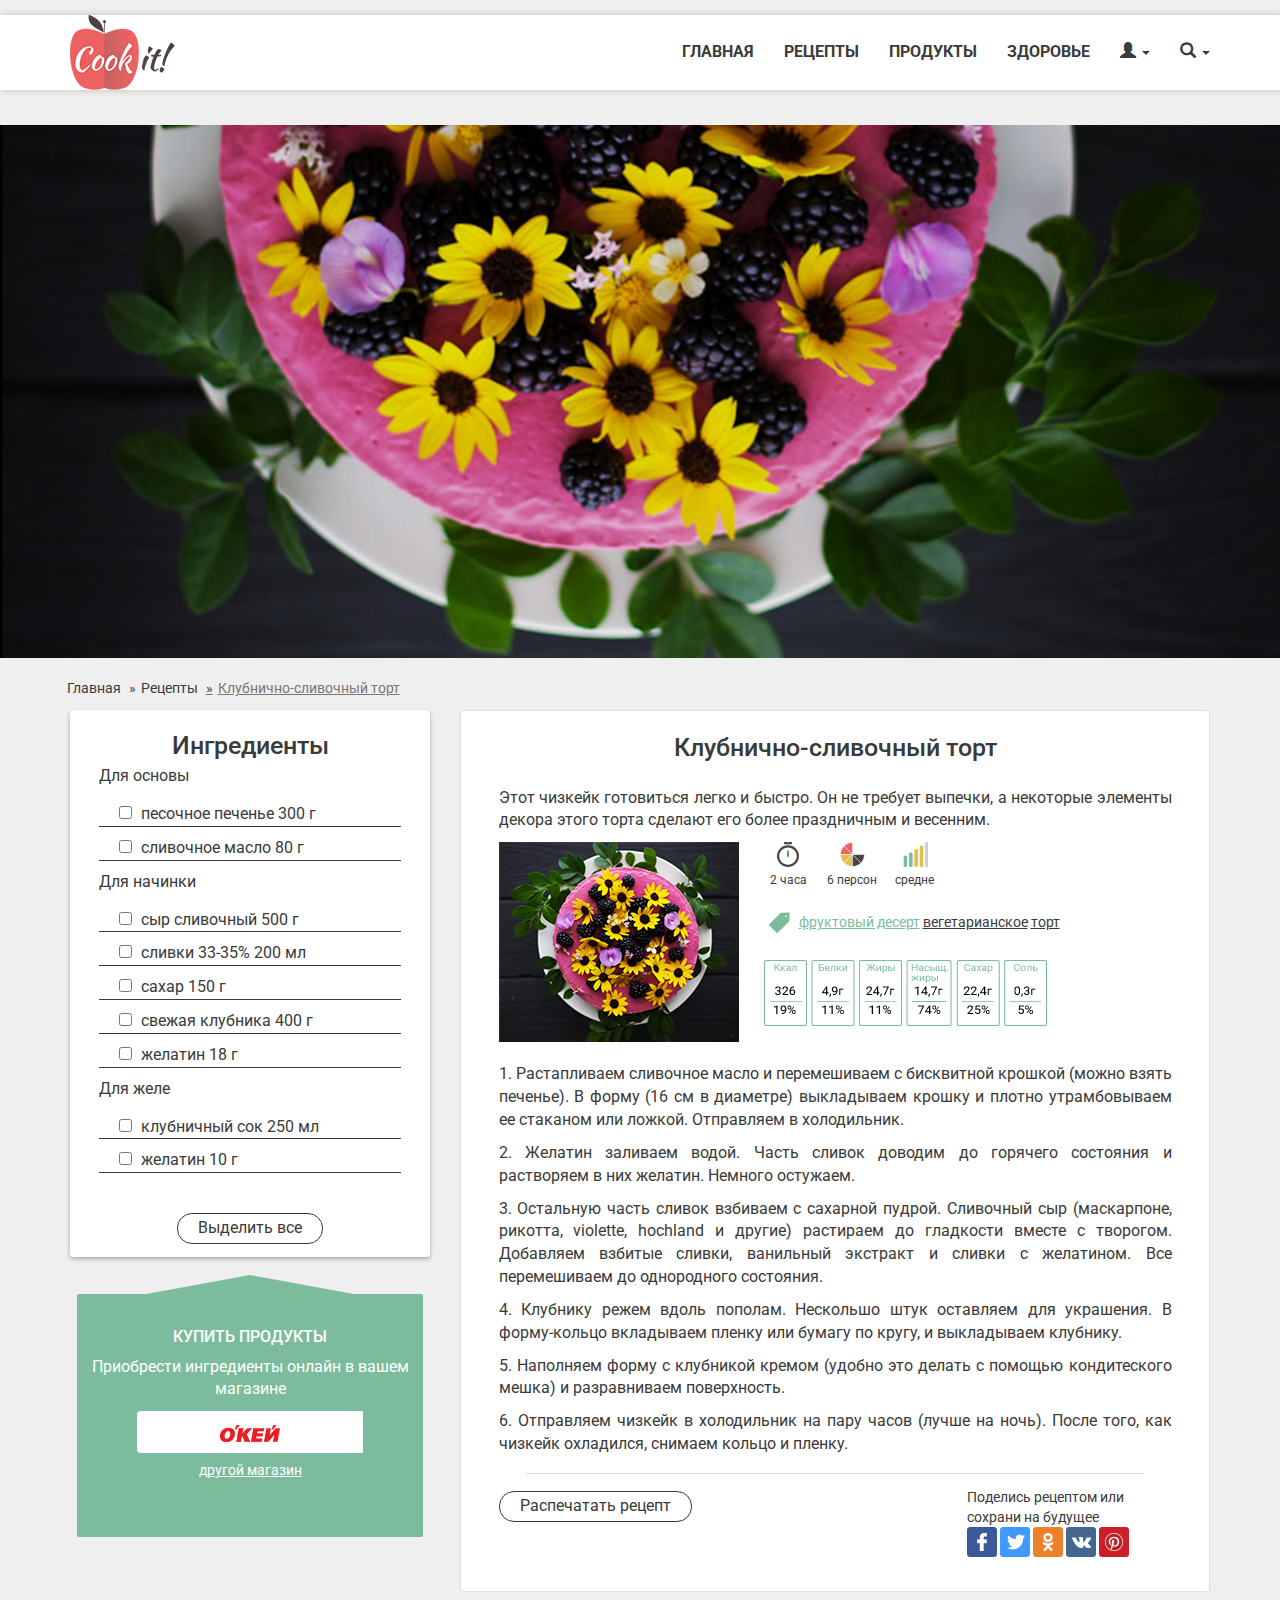
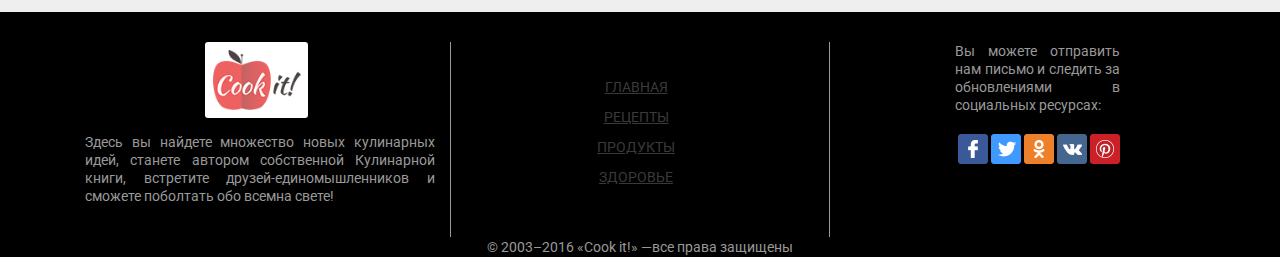
<file: recipe.html>
<!DOCTYPE html>
<html lang="ru">
<head>
<meta charset="utf-8">
<meta http-equiv="X-UA-Compatible" content="IE=edge">
<meta name="viewport" content="width=device-width, initial-scale=1">
<title>Рецепт-Cook it!</title>

<!-- Bootstrap -->
<link href="css/bootstrap.css" rel="stylesheet">
<link href="css/style.css" rel="stylesheet">
<link href="https://fonts.googleapis.com/css?family=Roboto:300,400,500,700" rel="stylesheet">

<!-- HTML5 shim and Respond.js for IE8 suspport of HTML5 elements and media queries -->
<!-- WARNING: Respond.js doesn't work if you view the page via file:// -->
<!--[if lt IE 9]>
      <script src="https://oss.maxcdn.com/html5shiv/3.7.2/html5shiv.min.js"></script>
      <script src="https://oss.maxcdn.com/respond/1.4.2/respond.min.js"></script>
    <![endif]-->
</head>
<body>
<header>
  <nav class="navbar navbar-default menu" role="navigation">
    <div class="container">
      <div class="navbar-header">
        <button type="button" class="navbar-toggle center-btn" data-toggle="collapse" data-target="#bs-navbar-collapse"> <span class="sr-only">Toggle navigation</span> <span class="icon-bar"></span> <span class="icon-bar"></span> <span class="icon-bar"></span> </button>
        <a class="logo" href="#"><img src="img/logo_cook it2.png" height="75" width="105"></a> </div>
      <div class="navbar-collapse collapse clear navbar-right center-nav" id="bs-navbar-collapse">
        <ul class="nav navbar-nav">
          <li class="dropdown" style="font-weight: 700; color: #000;"> <a class="dropdown-toggle" href="index.html">главная</a></li>
          <li class="dropdown"> <a class="dropdown-toggle" data-toggle="dropdown" href="recipes.html">рецепты</a>
            <ul class="dropdown-menu recipes-drop">
              <li><a href="#">Птица</a></li>
              <li><a href="#">Рыба</a></li>
              <li><a href="#">Мясо</a></li>
              <li><a href="#">Быстрые</a></li>
              <li><a href="#">Мультиварка</a></li>
              <li><a href="#">Низкокалорийные</a></li>
              <li><a href="#">Вегетарианские</a></li>
              <li><a href="#">Праздник</a></li>
              <li><a href="#">Выпечка</a></li>
              <li><a href="recipe.html">Десерты и напитки</a></li>
              <li><a href="video-recipe.html">Видео-рецепты</a></li>
              <li><a href="find_recipes.html">Найти рецепт</a></li>
            </ul>
          </li>
          <li class="dropdown"><a class="dropdown-toggle" data-toggle="dropdown" href="product.html">продукты</a>
            <ul class="dropdown-menu">
              <li><a href="#">от А до Я</a></li>
              <li><a href="#">Первая проба</a></li>
              <li><a href="#">Как выбирать</a></li>
              <li><a href="#">Как приготовить</a></li>
              <li><a href="#">Полезные продукты</a></li>
            </ul>
          </li>
          <li class="dropdown"><a class="dropdown-toggle" data-toggle="dropdown" href="health.html">здоровье</a>
            <ul class="dropdown-menu">
              <li><a href="#">Рецепты ПП</a></li>
              <li><a href="#">Диеты</a></li>
              <li><a href="#">Красота</a></li>
              <li><a href="#">Фитнес</a></li>
            </ul>
          </li>
        </ul>
        <ul class="nav navbar-nav navbar-right">
          <li class="dropdown"> <a class="dropdown-toggle" data-toggle="dropdown" href="#"><span
                  class="glyphicon glyphicon-user"></span> <span class="caret"></span></a>
            <ul class="dropdown-menu user">
              <li>
                <div class="login clearfix">
                  <form name="login-form">
                    <input class="login-focus" type="text" name="login" placeholder="Электронная почта">
                    <input class="login-focus" type="password" name="password" placeholder="Пароль">
                    <button class="btn account-btn" type="submit" name="login-form">Войти</button>
                    <div class="form clearfix"> <a  href="#">Забыли пароль?</a> <a  href="#">Новая регистрация</a> </div>
                    <div class="social-block">
                      <ul>
                        <li><a class="social-icon social-icon-f" href="#"><img src="img/facebook.png" width="30" height="30" alt=""/></a></li>
                        <li><a class="social-icon social-icon-tw" href="#"><img src="img/tw.png" width="30" height="30" alt=""/></a></li>
                        <li><a class="social-icon social-icon-ok" href="#"><img src="img/odnoklassniki.png" width="30" height="30" alt=""/></a></li>
                        <li><a class="social-icon social-icon-vk" href="#"><img src="img/vk.png" width="30" height="30" alt=""/></a></li>
                        <li><a class="social-icon social-icon-p" href="#"><img src="img/Pinterest.png" width="30" height="30" alt=""/></a></li>
                      </ul>
                    </div>
                  </form>
                </div>
              </li>
            </ul>
          </li>
          <li class="dropdown"> <a class="dropdown-toggle" data-toggle="dropdown" href="#"><span
                  class="glyphicon glyphicon-search"></span> <span class="caret"></span></a>
            <ul class="dropdown-menu">
              <li class="search-drop">
                <form>
                  <input class="search-form" type="text" name="search" placeholder=" Что ищем?">
                </form>
              </li>
            </ul>
          </li>
        </ul>
      </div>
      <!--/.nav-collapse -->
    </div>
    <!--/.container -->
  </nav>
</header>

<div class="big-img"> <img src="img/big-img.png" alt=""/></div>
<div class="container">
  <div class="row">
    <ol class="breadcrumb">
      <li><a href="#">Главная</a></li>
      <li><a href="#">Рецепты</a></li>
      <li class="active">Клубнично-сливочный торт</li>
    </ol>
  </div>
  <div class="row row-recipe">
    
    <div class="col-sm-4 blog-sidebar">
      <div class="sidebar-module ingredient">
  <h2>Ингредиенты</h2>
          <span class="type-ingredient">Для основы</span>
          <form action="">
            <p>
              <input type="checkbox"  name="a" value="песочное тесто">
              песочное печенье  300 г</p>
            <p>
              <input type="checkbox"  name="a" value="сливочное масло">
              сливочное масло  80 г</p>
          </form>
          <span class="type-ingredient">Для начинки</span>
          <form>
            <p>
              <input type="checkbox"  name="a" value="сыр сливочный">
              сыр сливочный 500 г</p>
            <p>
              <input type="checkbox"  name="a" value="сливки 33-35%">
              сливки 33-35% 200 мл</p>
            <p>
              <input type="checkbox"   name="a" value="сахар">
              сахар 150 г</p>
            <p>
              <input type="checkbox"  name="a" value="свежая клубника">
              свежая клубника 400 г</p>
            <p>
              <input type="checkbox"   name="a" value="желатин">
              желатин 18 г</p>
          </form>
          <span class="type-ingredient">Для желе</span>
          <form class="last-child">
            <p>
              <input type="checkbox"  name="a" value="клубничный сок">
              клубничный сок 250 мл</p>
            <p>
              <input type="checkbox"  name="a" value="желатин">
              желатин 10 г</p>
          </form>
          <button class="btn center-block btn-search">Выделить все</button>
      </div>
      <div class="online-shop">
  <div class="sidebar-module content-online-shop">
    <h3>КУПИТЬ ПРОДУКТЫ</h3>
    <p>Приобрести ингредиенты онлайн в вашем магазине</p>
    <div class="btn-group">
      <button type="button" class="btn btn-default shop" data-toggle="dropdown"><img src="img/ok-logo.png" width="60" alt="магазин О'кей"/></button>
      <ul class="dropdown-menu shop-menu" role="menu">
        <li><a href="#"><img src="img/logo-azbuka.svg" width="60" alt="Азбука"/></a></li>
        <li><a href="#"><img src="img/logo-land.jpg" width="60"  alt="Лэнд"/></a></li>
        <li><a href="#">...</a></li>
        </ul>
      <div class="change-shop"><a href="#">другой магазин</a></div>
      </div>
      
  </div>
      </div>
      </div>
        
            <div class="col-sm-8 blog-main">
      <div class="thumbnail title-recipe">
        <h2>Клубнично-сливочный торт</h2>
        <p class="text-title-recipe">Этот чизкейк готовиться легко и быстро. Он не требует выпечки, а некоторые элементы декора этого торта сделают его более праздничным и весенним.</p>
        <div class="row">
          <div class="col-md-6 small-img">  </div>
          <div class="col-md-6 recipe-info">
          <ul><li class="recipe-icon icon-time"><p>2 часа</p></li>
          <li class="recipe-icon icon-portion"><p>6 персон</p></li>
          <li class="recipe-icon icon-level"><p>средне</p></li>
          </ul>
          </div>
          <div class="col-md-6 tag">
               <a class="active-tag" href="#">фруктовый десерт</a>
      <a href="#">вегетарианское</a>
      <a href="#">торт</a>
      </div>
      <div class="col-md-6 img-table">
          <img src="img/table.png" width="283" height="66" alt=""/> </div>
          
        </div>
        <p class="text-title-recipe"> 1. Растапливаем сливочное масло и перемешиваем с бисквитной крошкой (можно взять печенье). В форму (16 см в диаметре) выкладываем крошку и плотно утрамбовываем ее стаканом или ложкой. Отправляем в холодильник.</p>
        <p class="text-title-recipe">2. Желатин заливаем водой. Часть сливок доводим до горячего состояния и растворяем в них желатин. Немного остужаем. </p>
        <p class="text-title-recipe"> 3. Остальную часть сливок взбиваем с сахарной пудрой. Сливочный сыр (маскарпоне, рикотта, violette, hochland и другие) растираем до гладкости вместе с творогом. Добавляем взбитые сливки, ванильный экстракт и сливки с желатином. Все перемешиваем до однородного состояния. </p>
        <p class="text-title-recipe"> 4. Клубнику режем вдоль пополам. Нескольшо штук оставляем для украшения. В форму-кольцо вкладываем пленку или бумагу по кругу, и выкладываем клубнику. </p>
        <p class="text-title-recipe">5. Наполняем форму с клубникой кремом (удобно это делать с помощью кондитеского мешка) и разравниваем поверхность.</p>
        <p class="text-title-recipe">6. Отправляем чизкейк в холодильник на пару часов (лучше на ночь). После того, как чизкейк охладился, снимаем кольцо и пленку.</p>
        <hr class="title-product">
        <div class="row">
          <div class=" col-xs-6 col-md-4 social-block"> <span>Поделись рецептом или сохрани на будущее</span>
            <ul>
              <li><a class="social-icon social-icon-f" href="#"><img src="img/facebook.png" width="30" height="30" alt=""/></a></li>
              <li><a class="social-icon social-icon-tw" href="#"><img src="img/tw.png" width="30" height="30" alt=""/></a></li>
              <li><a class="social-icon social-icon-ok" href="#"><img src="img/odnoklassniki.png" width="30" height="30" alt=""/></a></li>
              <li><a class="social-icon social-icon-vk" href="#"><img src="img/vk.png" width="30" height="30" alt=""/></a></li>
              <li><a class="social-icon social-icon-p" href="#"><img src="img/Pinterest.png" width="30" height="30" alt=""/></a></li>
            </ul>
          </div>
          <div class="col-xs-6 col-md-4 search-btn ">
            <button class="btn  btn-search">Распечатать рецепт </button>
          </div>
        </div>
      </div>
    </div>
    </div>
    <div class="row">
    
    </div>
      


    
  
</div>
<footer>
  <div class="container">
    <div class="col-sm-6 col-md-4">
      <div class="footer-logo">
        <img src="img/logo_cook%20it2.png" alt="">
      </div>
      <div class="f-text">
        <p>Здесь вы найдете множество новых кулинарных идей, станете автором собственной Кулинарной книги, встретите друзей-единомышленников и сможете поболтать обо всемна свете!</p>
      </div>
    </div>
    <div class="col-sm-6 col-md-4 middle-box">
      <div class="f-nav">
        <a href="index.html">ГЛАВНАЯ</a>
        <a href="recipes.html">РЕЦЕПТЫ</a>
        <a href="product.html">ПРОДУКТЫ</a>
        <a href="health.html">ЗДОРОВЬЕ</a>
      </div>
    </div>
    <div class="col-sm-6 col-md-4">
      <div class="f-text-block">
        Вы можете отправить нам письмо и следить за обновлениями в социальных ресурсах:

        <div class="social-block">
          <ul>
            <li><a class="social-icon social-icon-f" href="#"><img src="img/facebook.png" width="30"
                                                                   height="30" alt=""/></a></li>
            <li><a class="social-icon social-icon-tw" href="#"><img src="img/tw.png" width="30" height="30"
                                                                    alt=""/></a></li>
            <li><a class="social-icon social-icon-ok" href="#"><img src="img/odnoklassniki.png" width="30"
                                                                    height="30" alt=""/></a></li>
            <li><a class="social-icon social-icon-vk" href="#"><img src="img/vk.png" width="30" height="30"
                                                                    alt=""/></a></li>
            <li><a class="social-icon social-icon-p" href="#"><img src="img/Pinterest.png" width="30"
                                                                   height="30" alt=""/></a></li>
          </ul>
        </div>
      </div>
    </div>

  </div>
  <span class="rights">© 2003–2016  «Cook it!» —все права защищены</span>
</footer>


<!--&lt;!&ndash; jQuery (necessary for Bootstrap's JavaScript plugins) &ndash;&gt; -->
<!--<script src="js/jquery-1.11.3.min.js"></script> -->

<!--&lt;!&ndash; Include all compiled plugins (below), or include individual files as needed &ndash;&gt; -->
<!--<script src="js/bootstrap.js"></script>-->
</body>
</html>
</file>
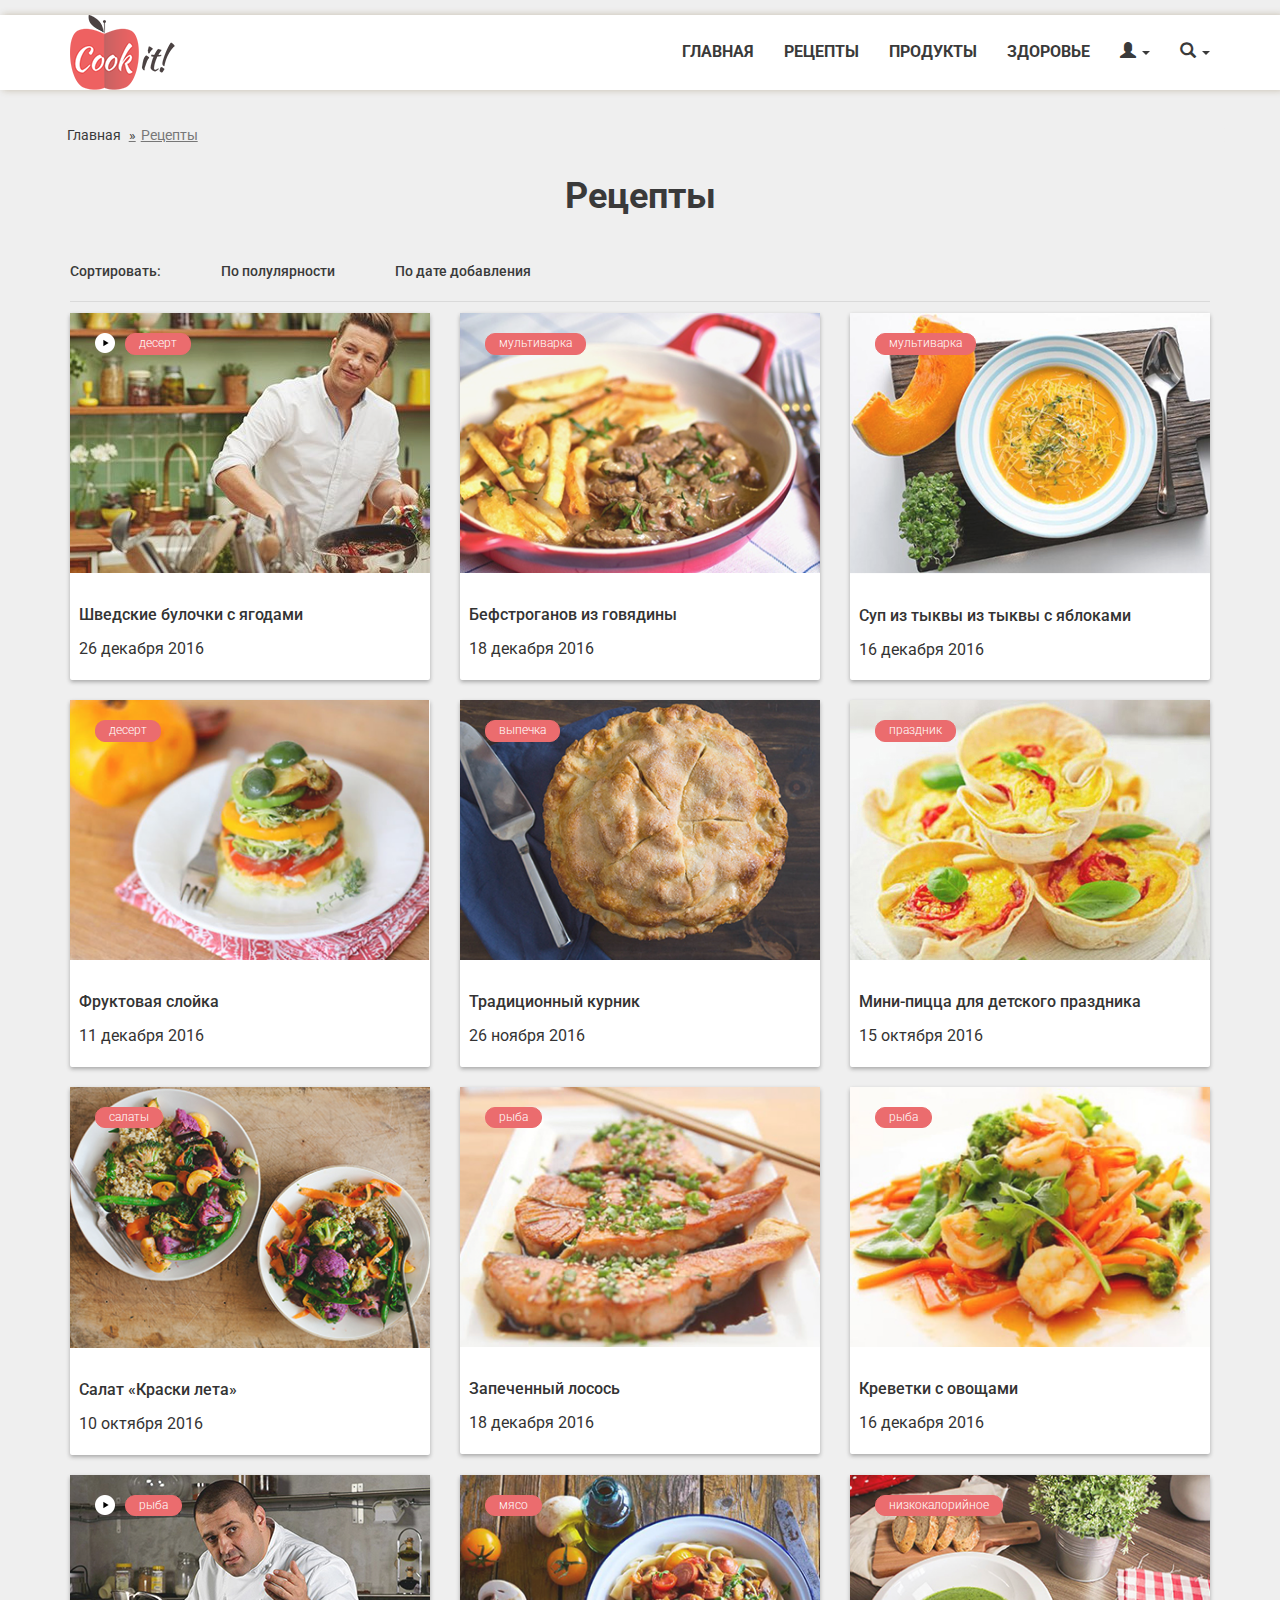
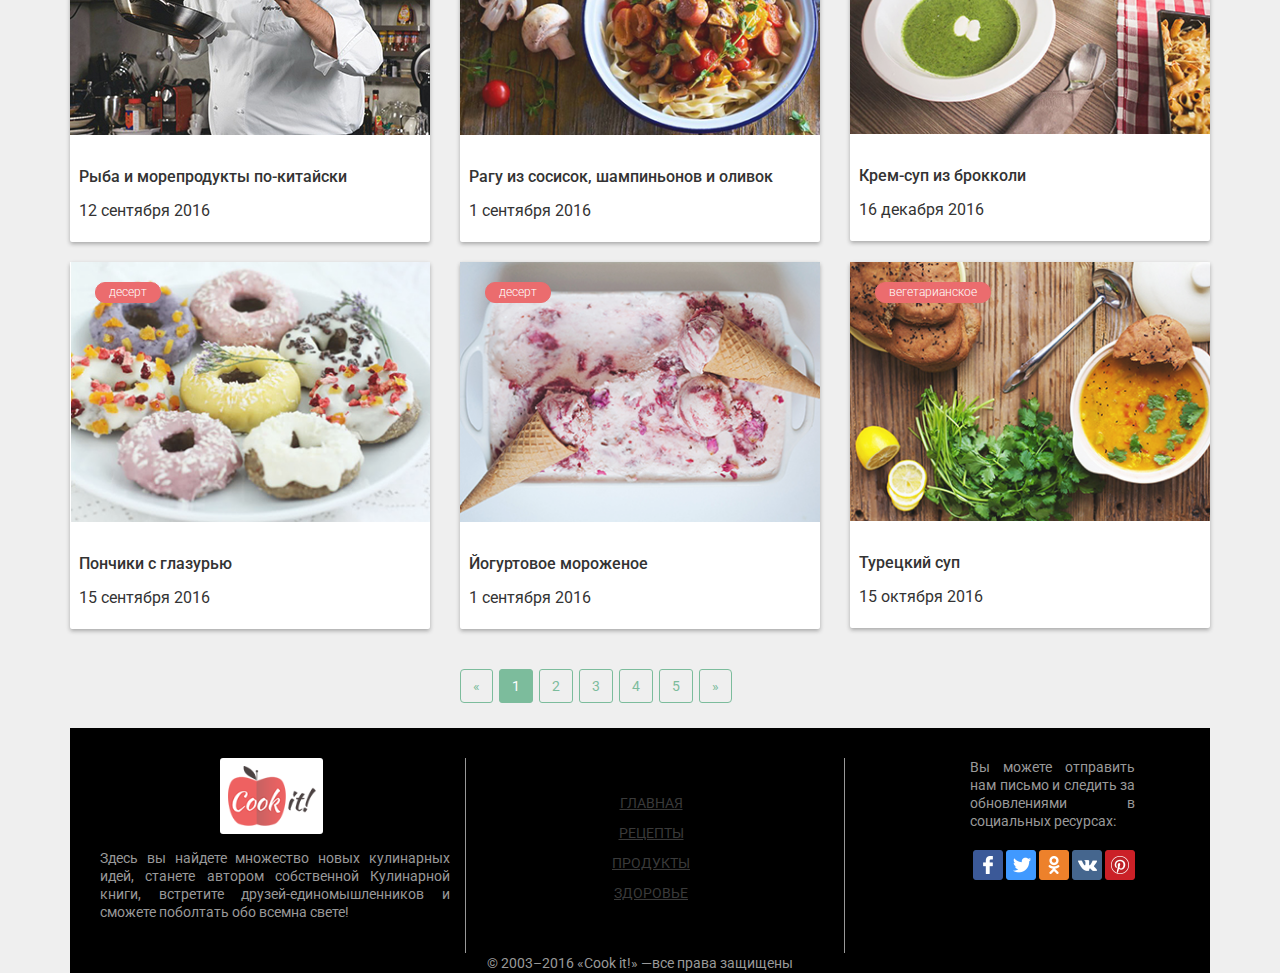
<file: recipes.html>
<!DOCTYPE html>
<html lang="ru">
<head>
<meta charset="utf-8">
<meta http-equiv="X-UA-Compatible" content="IE=edge">
<meta name="viewport" content="width=device-width, initial-scale=1">
<title>Поиск - Cook it!</title>

<!-- Bootstrap -->
<link href="css/bootstrap.css" rel="stylesheet">
<link href="css/style.css" rel="stylesheet">
<link href="https://fonts.googleapis.com/css?family=Roboto:300,400,500,700" rel="stylesheet">

<!-- HTML5 shim and Respond.js for IE8 suspport of HTML5 elements and media queries -->
<!-- WARNING: Respond.js doesn't work if you view the page via file:// -->
<!--[if lt IE 9]>
      <script src="https://oss.maxcdn.com/html5shiv/3.7.2/html5shiv.min.js"></script>
      <script src="https://oss.maxcdn.com/respond/1.4.2/respond.min.js"></script>
    <![endif]-->
</head>
<body>
<header>
  <nav class="navbar navbar-default menu" role="navigation">
    <div class="container">
      <div class="navbar-header">
        <button type="button" class="navbar-toggle center-btn" data-toggle="collapse" data-target="#bs-navbar-collapse"> <span class="sr-only">Toggle navigation</span> <span class="icon-bar"></span> <span class="icon-bar"></span> <span class="icon-bar"></span> </button>
        <a class="logo" href="#"><img src="img/logo_cook it2.png" height="75" width="105"></a> </div>
      <div class="navbar-collapse collapse clear navbar-right center-nav" id="bs-navbar-collapse">
        <ul class="nav navbar-nav">
          <li class="dropdown" style="font-weight: 700; color: #000;"> <a class="dropdown-toggle" href="index.html">главная</a></li>
          <li class="dropdown"> <a class="dropdown-toggle" data-toggle="dropdown" href="recipes.html">рецепты</a>
            <ul class="dropdown-menu recipes-drop">
              <li><a href="#">Птица</a></li>
              <li><a href="#">Рыба</a></li>
              <li><a href="#">Мясо</a></li>
              <li><a href="#">Быстрые</a></li>
              <li><a href="#">Мультиварка</a></li>
              <li><a href="#">Низкокалорийные</a></li>
              <li><a href="#">Вегетарианские</a></li>
              <li><a href="#">Праздник</a></li>
              <li><a href="#">Выпечка</a></li>
              <li><a href="recipe.html">Десерты и напитки</a></li>
              <li><a href="video-recipe.html">Видео-рецепты</a></li>
              <li><a href="find_recipes.html">Найти рецепт</a></li>
            </ul>
          </li>
          <li class="dropdown"><a class="dropdown-toggle" data-toggle="dropdown" href="product.html">продукты</a>
            <ul class="dropdown-menu">
              <li><a href="#">от А до Я</a></li>
              <li><a href="#">Первая проба</a></li>
              <li><a href="#">Как выбирать</a></li>
              <li><a href="#">Как приготовить</a></li>
              <li><a href="#">Полезные продукты</a></li>
            </ul>
          </li>
          <li class="dropdown"><a class="dropdown-toggle" data-toggle="dropdown" href="health.html">здоровье</a>
            <ul class="dropdown-menu">
              <li><a href="#">Рецепты ПП</a></li>
              <li><a href="#">Диеты</a></li>
              <li><a href="#">Красота</a></li>
              <li><a href="#">Фитнес</a></li>
            </ul>
          </li>
        </ul>
        <ul class="nav navbar-nav navbar-right">
          <li class="dropdown"> <a class="dropdown-toggle" data-toggle="dropdown" href="#"><span
                  class="glyphicon glyphicon-user"></span> <span class="caret"></span></a>
            <ul class="dropdown-menu user">
              <li>
                <div class="login clearfix">
                  <form name="login-form">
                    <input class="login-focus" type="text" name="login" placeholder="Электронная почта">
                    <input class="login-focus" type="password" name="password" placeholder="Пароль">
                    <button class="btn account-btn" type="submit" name="login-form">Войти</button>
                    <div class="form clearfix"> <a  href="#">Забыли пароль?</a> <a  href="#">Новая регистрация</a> </div>
                    <div class="social-block">
                      <ul>
                        <li><a class="social-icon social-icon-f" href="#"><img src="img/facebook.png" width="30" height="30" alt=""/></a></li>
                        <li><a class="social-icon social-icon-tw" href="#"><img src="img/tw.png" width="30" height="30" alt=""/></a></li>
                        <li><a class="social-icon social-icon-ok" href="#"><img src="img/odnoklassniki.png" width="30" height="30" alt=""/></a></li>
                        <li><a class="social-icon social-icon-vk" href="#"><img src="img/vk.png" width="30" height="30" alt=""/></a></li>
                        <li><a class="social-icon social-icon-p" href="#"><img src="img/Pinterest.png" width="30" height="30" alt=""/></a></li>
                      </ul>
                    </div>
                  </form>
                </div>
              </li>
            </ul>
          </li>
          <li class="dropdown"> <a class="dropdown-toggle" data-toggle="dropdown" href="#"><span
                  class="glyphicon glyphicon-search"></span> <span class="caret"></span></a>
            <ul class="dropdown-menu">
              <li class="search-drop">
                <form>
                  <input class="search-form" type="text" name="search" placeholder=" Что ищем?">
                </form>
              </li>
            </ul>
          </li>
        </ul>
      </div>
      <!--/.nav-collapse -->
    </div>
    <!--/.container -->
  </nav>
</header>

<div class="container">
  <div class="row">
    <ol class="breadcrumb">
      <li><a href="#">Главная</a></li>
      <li class="active">Рецепты</li>
    </ol>
         <div class="col-md-12 name-of-block">
      <h1 class="text-center">Рецепты</h1>
    </div>
  </div>
<div class="row sort">
    <div class="text-left col-md-12">
      <div class="ad-link">Сортировать: <a class="link-sort" href="#"> По полулярности </a> <a class="link-sort" href="#"> По дате добавления </a>
        <hr>
      </div>
    </div>
  </div>
  <div class="row">
    <div class="col-sm-6 col-md-4"> <a href="recipes.html">
      <div class="thumbnail recipe">
        <div class="icon-img">
          <div  class="icon-play"><a href="video-recipe"></a></div>
          <button type="button" class="btn btn-default type-food-video">десерт</button>
        </div>
        <img class="foto-recipe" src="img/j.oliver.jpg" alt="Шведские булочки с ягодами" width="360">
        <div class="caption">
          <h3>Шведские булочки с ягодами</h3>
          <p>26 декабря 2016</p>
        </div>
      </div>
      </a> </div>
    <div class="col-sm-6 col-md-4"> <a href="recipes.html">
      <div class="thumbnail recipe">
        <div class="icon-img">
          <button type="button" class="btn btn-default type-food">мультиварка</button>
        </div>
        <img  class="foto-recipe" src="img/befstroganov.jpg" alt="Бефстроганов из говядины" width="360" >
        <div class="caption">
          <h3>Бефстроганов из говядины</h3>
          <p>18 декабря 2016</p>
        </div>
      </div>
      </a> </div>
    <div class="col-sm-6 col-md-4"> <a href="recipes.html">
      <div class="thumbnail recipe">
      <div class="icon-img">
          <button type="button" class="btn btn-default type-food">мультиварка</button>
        </div>
         <img class="foto-recipe" src="img/pumpkin-soup.jpg" alt="Суп из тыквы из тыквы с яблоками" width="360">
        <div class="caption">
          <h3>Суп из тыквы из тыквы с яблоками </h3>
          <p>16 декабря 2016</p>
        </div>
      </div>
      </a> </div>
  </div>
  <div class="row">
    <div class="col-sm-6 col-md-4">
      <div class="thumbnail recipe"> 
      <div class="icon-img">
          <button type="button" class="btn btn-default type-food">десерт</button>
        </div> <img class="foto-recipe" src="img/fruit.jpg" alt="Фруктовая слойка" width="360">
        <div class="caption">
          <h3>Фруктовая слойка</h3>
          <p>11 декабря 2016</p>
        </div>
      </div>
    </div>
    <div class="col-sm-6 col-md-4">
      <div class="thumbnail recipe"> <div class="icon-img">
          <button type="button" class="btn btn-default type-food">выпечка</button>
        </div> <img class="foto-recipe" src="img/apple-pie.jpg" alt="Традиционный курник" width="360" >
        <div class="caption">
          <h3>Традиционный курник</h3>
          <p>26 ноября 2016</p>
        </div>
      </div>
    </div>
    <div class="col-sm-6 col-md-4">
      <div class="thumbnail recipe"><div class="icon-img">
          <button type="button" class="btn btn-default type-food">праздник</button>
        </div> <img class="foto-recipe" src="img/mini-pizza.jpg" alt="Мини-пицца для детского праздника" width="360">
        <div class="caption">
          <h3>Мини-пицца для детского праздника</h3>
          <p>15 октября 2016</p>
        </div>
      </div>
    </div>
  </div>
  <div class="row">
    <div class="col-sm-6 col-md-4">
      <div class="thumbnail recipe">
      <div class="icon-img">
          <button type="button" class="btn btn-default type-food">салаты</button>
        </div>
         <img class="foto-recipe" src="img/color-of-summer.jpg" alt="Салат «Краски лета»" width="360">
        <div class="caption">
          <h3>Салат «Краски лета»</h3>
          <p>10 октября 2016</p>
        </div>
      </div>
    </div>
    <div class="col-sm-6 col-md-4">
      <div class="thumbnail recipe">
       <div class="icon-img">
          <button type="button" class="btn btn-default type-food">рыба</button>
        </div> <img class="foto-recipe" src="img/salmon.jpg" alt="Запеченный лосось" width="360" >
        <div class="caption">
          <h3>Запеченный лосось</h3>
          <p>18 декабря 2016</p>
        </div>
      </div>
    </div>
    <div class="col-sm-6 col-md-4">
      <div class="thumbnail recipe"> 
       <div class="icon-img">
          <button type="button" class="btn btn-default type-food">рыба</button>
        </div> <img class="foto-recipe" src="img/shrimp.jpg" alt="Креветки с овощами" width="360">
        <div class="caption">
          <h3>Креветки с овощами </h3>
          <p>16 декабря 2016</p>
        </div>
      </div>
    </div>
  </div>
  <div class="row">
    <div class="col-sm-6 col-md-4">
      <div class="thumbnail recipe">         <div class="icon-img">
          <div  class="icon-play"><a href="video-recipe"></a></div>
          <button type="button" class="btn btn-default type-food-video">рыба</button>
        </div> <img class="foto-recipe" src="img/fish-video.jpg" alt="Рыба и морепродукты по-китайски" width="360">
        <div class="caption">
          <h3>Рыба и морепродукты по-китайски</h3>
          <p>12 сентября 2016</p>
        </div>
      </div>
    </div>
    <div class="col-sm-6 col-md-4">
      <div class="thumbnail recipe"> <div class="icon-img">
          <button type="button" class="btn btn-default type-food">мясо</button>
        </div> <img class="foto-recipe" src="img/ragu-sosisci.jpg" alt="Рагу из сосисок, шампиньонов и оливок" width="360" >
        <div class="caption">
          <h3>Рагу из сосисок, шампиньонов и оливок</h3>
          <p>1 сентября 2016</p>
        </div>
      </div>
    </div>
    <div class="col-sm-6 col-md-4">
      <div class="thumbnail recipe"> <div class="icon-img">
          <button type="button" class="btn btn-default type-food">низкокалорийное</button>
        </div> <img class="foto-recipe" src="img/brokkoli.jpg" alt="Крем-суп из брокколи" width="360">
        <div class="caption">
          <h3>Крем-суп из брокколи</h3>
          <p>16 декабря 2016</p>
        </div>
      </div>
    </div>
  </div>
  <div class="row">
    <div class="col-sm-6 col-md-4">
      <div class="thumbnail recipe"> <div class="icon-img">
          <button type="button" class="btn btn-default type-food">десерт</button>
        </div>  <img class="foto-recipe" src="img/cake.jpg" alt="Пончики с глазурью" width="360">
        <div class="caption">
          <h3>Пончики с глазурью</h3>
          <p>15 сентября 2016</p>
        </div>
      </div>
    </div>
    <div class="col-sm-6 col-md-4">
      <div class="thumbnail recipe"> <div class="icon-img">
          <button type="button" class="btn btn-default type-food">десерт</button>
        </div> <img class="foto-recipe" src="img/ice-cream.jpg" alt="Йогуртовое мороженое" width="360" >
        <div class="caption">
          <h3>Йогуртовое мороженое</h3>
          <p>1 сентября 2016</p>
        </div>
      </div>
    </div>
    <div class="col-sm-6 col-md-4">
      <div class="thumbnail recipe"> <div class="icon-img">
          <button type="button" class="btn btn-default type-food">вегетарианское</button>
        </div> <img class="foto-recipe" src="img/soup.jpg" alt="Турецкий суп" width="360">
        <div class="caption">
          <h3>Турецкий суп</h3>
          <p>15 октября 2016</p>
        </div>
      </div>
    </div>
  </div>
  <div class="row">
    <div class="col-md-4 col-md-offset-4">
      <ul class="pagination main">
        <li class="disabled"><a href="#">«</a></li>
        <li class="active"><a href="#">1</a></li>
        <li><a href="#">2</a></li>
        <li><a href="#">3</a></li>
        <li><a href="#">4</a></li>
        <li><a href="#">5</a></li>
        <li><a href="#">»</a></li>
      </ul>
  </div>

  </div>
  <footer>
    <div class="container">
      <div class="col-sm-6 col-md-4">
        <div class="footer-logo">
          <img src="img/logo_cook%20it2.png" alt="">
        </div>
        <div class="f-text">
          <p>Здесь вы найдете множество новых кулинарных идей, станете автором собственной Кулинарной книги, встретите друзей-единомышленников и сможете поболтать обо всемна свете!</p>
        </div>
      </div>
      <div class="col-sm-6 col-md-4 middle-box">
        <div class="f-nav">
          <a href="index.html">ГЛАВНАЯ</a>
          <a href="recipes.html">РЕЦЕПТЫ</a>
          <a href="product.html">ПРОДУКТЫ</a>
          <a href="health.html">ЗДОРОВЬЕ</a>
        </div>
      </div>
      <div class="col-sm-6 col-md-4">
        <div class="f-text-block">
          Вы можете отправить нам письмо и следить за обновлениями в социальных ресурсах:

          <div class="social-block">
            <ul>
              <li><a class="social-icon social-icon-f" href="#"><img src="img/facebook.png" width="30"
                                                                     height="30" alt=""/></a></li>
              <li><a class="social-icon social-icon-tw" href="#"><img src="img/tw.png" width="30" height="30"
                                                                      alt=""/></a></li>
              <li><a class="social-icon social-icon-ok" href="#"><img src="img/odnoklassniki.png" width="30"
                                                                      height="30" alt=""/></a></li>
              <li><a class="social-icon social-icon-vk" href="#"><img src="img/vk.png" width="30" height="30"
                                                                      alt=""/></a></li>
              <li><a class="social-icon social-icon-p" href="#"><img src="img/Pinterest.png" width="30"
                                                                     height="30" alt=""/></a></li>
            </ul>
          </div>
        </div>
      </div>

    </div>
    <span class="rights">© 2003–2016  «Cook it!» —все права защищены</span>
  </footer>
<!--&lt;!&ndash; jQuery (necessary for Bootstrap's JavaScript plugins) &ndash;&gt; -->
<!--<script src="js/jquery-1.11.3.min.js"></script> -->

<!--&lt;!&ndash; Include all compiled plugins (below), or include individual files as needed &ndash;&gt; -->
<!--<script src="js/bootstrap.js"></script>-->
</body>
</html>
</file>
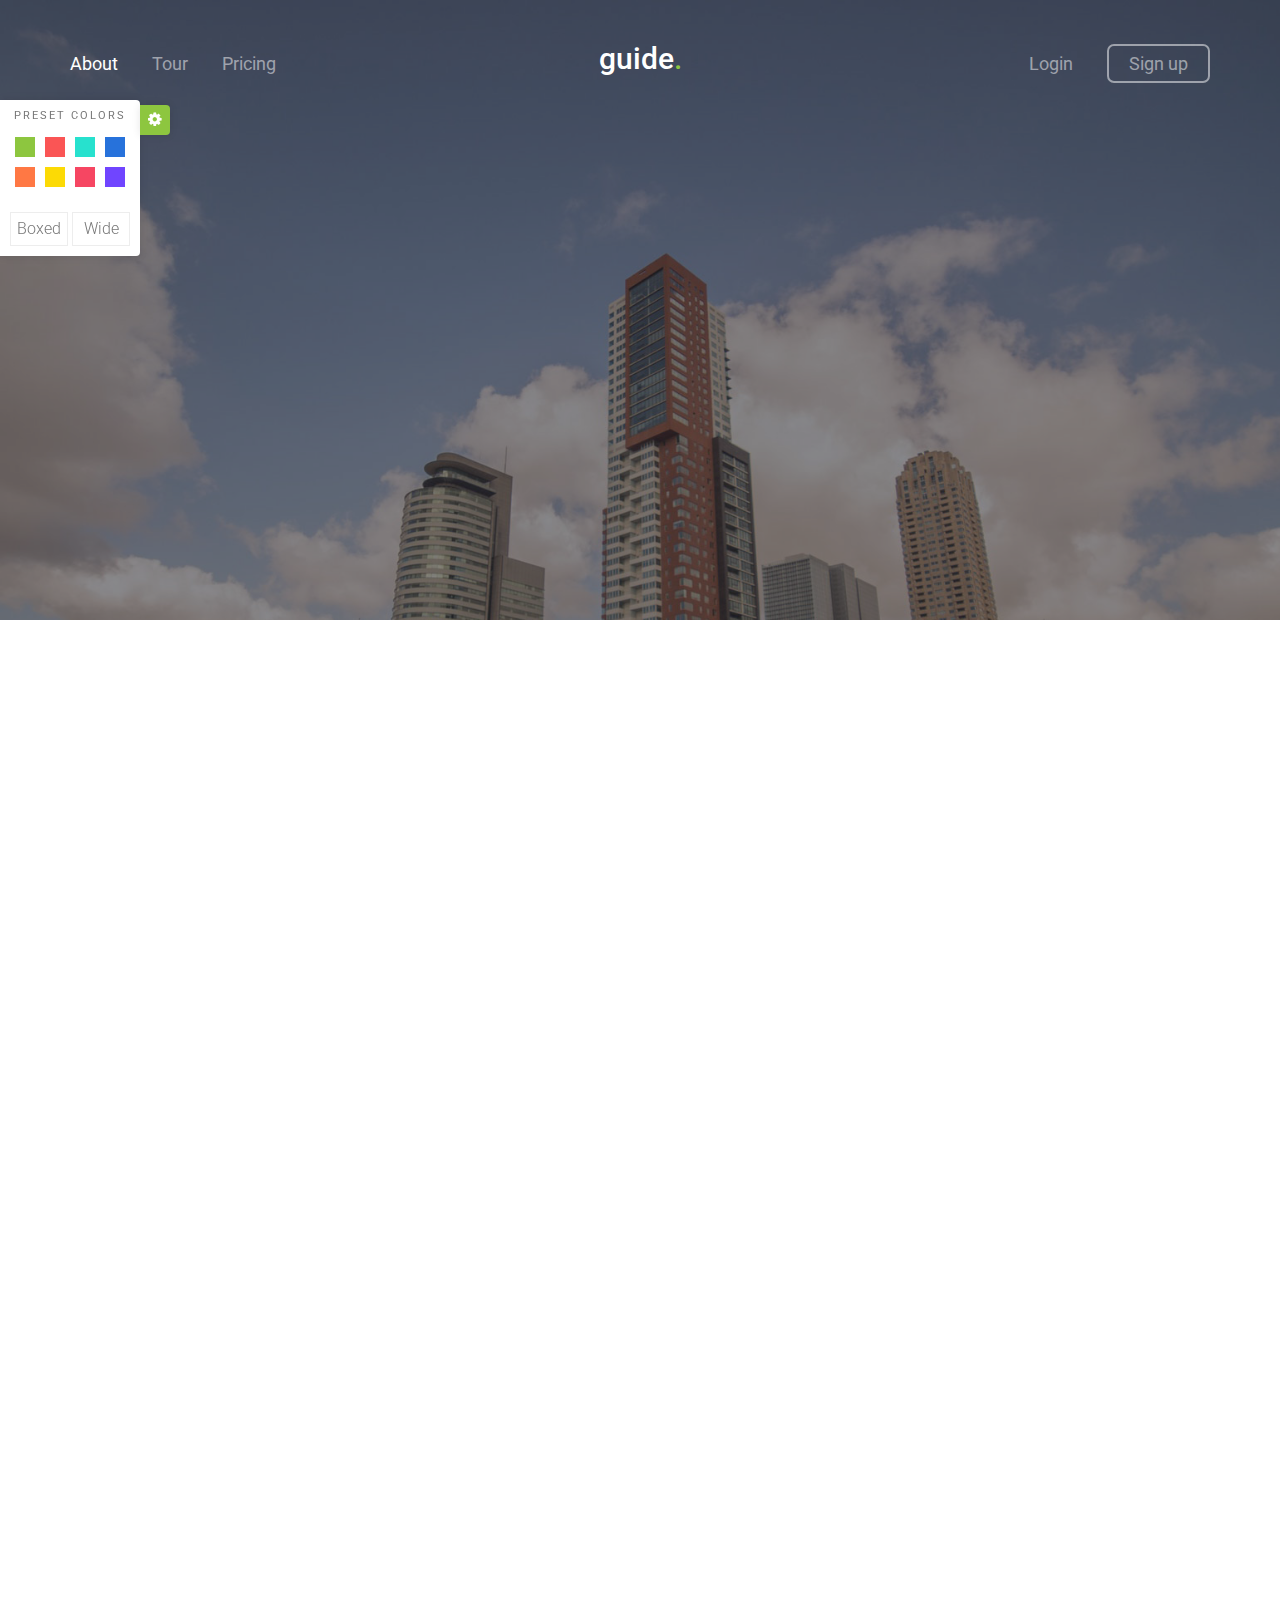
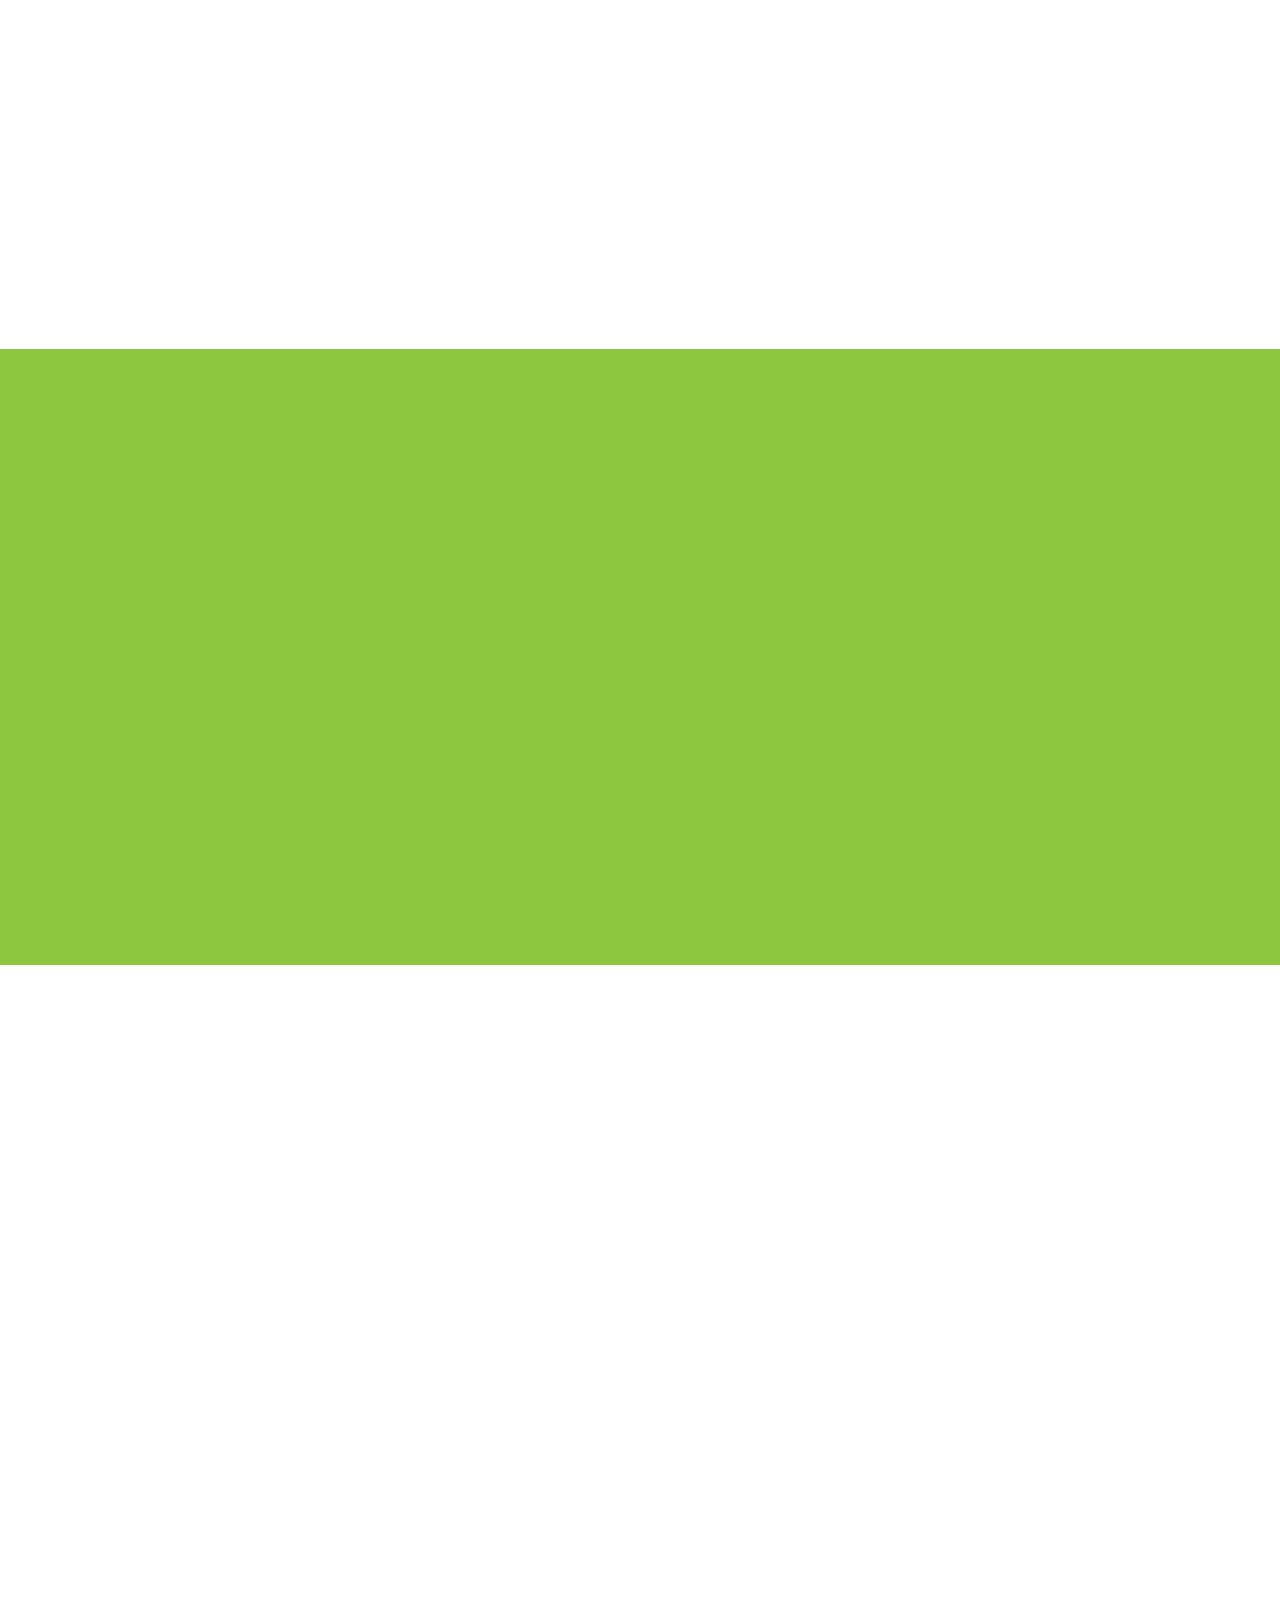
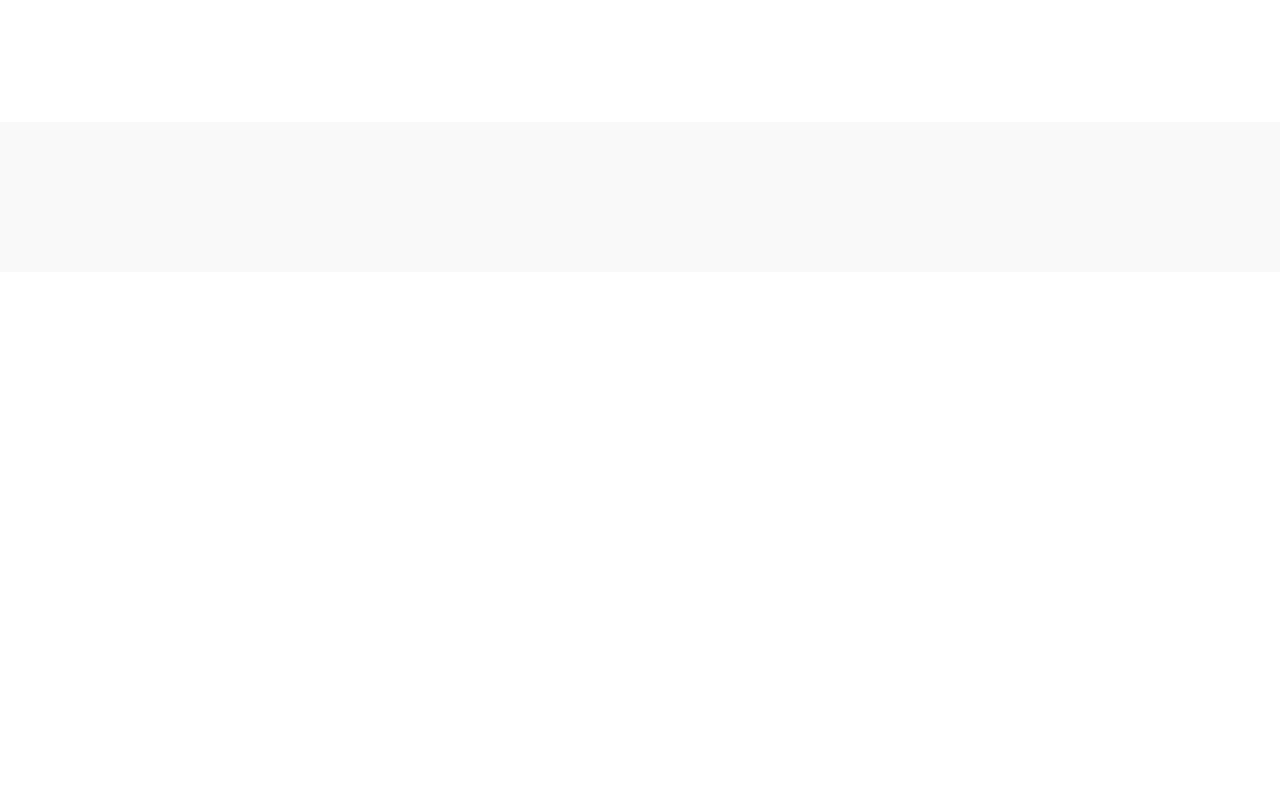
<file: html/guide/about.html>
<!DOCTYPE html>
<!--[if lt IE 7]>      <html class="no-js lt-ie9 lt-ie8 lt-ie7"> <![endif]-->
<!--[if IE 7]>         <html class="no-js lt-ie9 lt-ie8"> <![endif]-->
<!--[if IE 8]>         <html class="no-js lt-ie9"> <![endif]-->
<!--[if gt IE 8]><!--> <html class="no-js"> <!--<![endif]-->
	<head>
	<meta charset="utf-8">
	<meta http-equiv="X-UA-Compatible" content="IE=edge">
	<title>Guide &mdash; 100% Free Fully Responsive HTML5 Template by FREEHTML5.co</title>
	<meta name="viewport" content="width=device-width, initial-scale=1">
	<meta name="description" content="Free HTML5 Template by FREEHTML5.CO" />
	<meta name="keywords" content="free html5, free template, free bootstrap, html5, css3, mobile first, responsive" />
	<meta name="author" content="FREEHTML5.CO" />

  <!-- 
	//////////////////////////////////////////////////////

	FREE HTML5 TEMPLATE 
	DESIGNED & DEVELOPED by FREEHTML5.CO
		
	Website: 		http://freehtml5.co/
	Email: 			info@freehtml5.co
	Twitter: 		http://twitter.com/fh5co
	Facebook: 		https://www.facebook.com/fh5co

	//////////////////////////////////////////////////////
	 -->

  	<!-- Facebook and Twitter integration -->
	<meta property="og:title" content=""/>
	<meta property="og:image" content=""/>
	<meta property="og:url" content=""/>
	<meta property="og:site_name" content=""/>
	<meta property="og:description" content=""/>
	<meta name="twitter:title" content="" />
	<meta name="twitter:image" content="" />
	<meta name="twitter:url" content="" />
	<meta name="twitter:card" content="" />

	<!-- Place favicon.ico and apple-touch-icon.png in the root directory -->
	<link rel="shortcut icon" href="favicon.ico">

	<link href='https://fonts.googleapis.com/css?family=Roboto:400,100,300,600,400italic,700' rel='stylesheet' type='text/css'>
	
	<!-- Animate.css -->
	<link rel="stylesheet" href="css/animate.css">
	<!-- Flexslider -->
	<link rel="stylesheet" href="css/flexslider.css">
	<!-- Icomoon Icon Fonts-->
	<link rel="stylesheet" href="css/icomoon.css">
	<!-- Magnific Popup -->
	<link rel="stylesheet" href="css/magnific-popup.css">
	<!-- Bootstrap  -->
	<link rel="stylesheet" href="css/bootstrap.css">

	<!-- 
	Default Theme Style 
	You can change the style.css (default color purple) to one of these styles
	-->
	<link rel="stylesheet" href="css/style.css">

	<!-- Styleswitcher ( This style is for demo purposes only, you may delete this anytime. ) -->
	<link rel="stylesheet" id="theme-switch" href="css/style.css">
	<!-- End demo purposes only -->


	<style>
	/* For demo purpose only */

	/*
	GREEN
	8dc63f
	RED
	FA5555
	TURQUOISE
	27E1CE
	BLUE 
	2772DB
	ORANGE
	FF7844
	YELLOW
	FCDA05
	PINK
	F64662
	PURPLE
	7045FF

	*/
	
	/* For Demo Purposes Only ( You can delete this anytime :-) */
	#colour-variations {
		padding: 10px;
		-webkit-transition: 0.5s;
	  	-o-transition: 0.5s;
	  	transition: 0.5s;
		width: 140px;
		position: fixed;
		left: 0;
		top: 100px;
		z-index: 999999;
		background: #fff;
		/*border-radius: 4px;*/
		border-top-right-radius: 4px;
		border-bottom-right-radius: 4px;
		-webkit-box-shadow: 0 0 9px 0 rgba(0,0,0,.1);
		-moz-box-shadow: 0 0 9px 0 rgba(0,0,0,.1);
		-ms-box-shadow: 0 0 9px 0 rgba(0,0,0,.1);
		box-shadow: 0 0 9px 0 rgba(0,0,0,.1);
	}
	#colour-variations.sleep {
		margin-left: -140px;
	}
	#colour-variations h3 {
		text-align: center;;
		font-size: 11px;
		letter-spacing: 2px;
		text-transform: uppercase;
		color: #777;
		margin: 0 0 10px 0;
		padding: 0;;
	}

	#colour-variations ul,
	#colour-variations ul li {
		padding: 0;
		margin: 0;
	}
	#colour-variations ul {
		margin-bottom: 20px;
		float: left;	
	}
	#colour-variations li {
		list-style: none;
		display: inline;
	}
	#colour-variations li a {
		width: 20px;
		height: 20px;
		position: relative;
		float: left;
		margin: 5px;
	}



	#colour-variations li a[data-theme="style"] {
		background: #8dc63f;
	}
	#colour-variations li a[data-theme="red"] {
		background: #FA5555;
	}
	#colour-variations li a[data-theme="turquoise"] {
		background: #27E1CE;
	}
	#colour-variations li a[data-theme="blue"] {
		background: #2772DB;
	}
	#colour-variations li a[data-theme="orange"] {
		background: #FF7844;
	}
	#colour-variations li a[data-theme="yellow"] {
		background: #FCDA05;
	}
	#colour-variations li a[data-theme="pink"] {
		background: #F64662;
	}
	#colour-variations li a[data-theme="purple"] {
		background: #7045FF;
	}

	#colour-variations a[data-layout="boxed"],
	#colour-variations a[data-layout="wide"] {
		padding: 2px 0;
		width: 48%;
		border: 1px solid #ededed;
		text-align: center;
		color: #777;
		display: block;
	}
	#colour-variations a[data-layout="boxed"]:hover,
	#colour-variations a[data-layout="wide"]:hover {
		border: 1px solid #777;
	}
	#colour-variations a[data-layout="boxed"] {
		float: left;
	}
	#colour-variations a[data-layout="wide"] {
		float: right;
	}

	.option-toggle {
		position: absolute;
		right: 0;
		top: 0;
		margin-top: 5px;
		margin-right: -30px;
		width: 30px;
		height: 30px;
		background: #8dc63f;
		text-align: center;
		border-top-right-radius: 4px;
		border-bottom-right-radius: 4px;
		color: #fff;
		cursor: pointer;
		-webkit-box-shadow: 0 0 9px 0 rgba(0,0,0,.1);
		-moz-box-shadow: 0 0 9px 0 rgba(0,0,0,.1);
		-ms-box-shadow: 0 0 9px 0 rgba(0,0,0,.1);
		box-shadow: 0 0 9px 0 rgba(0,0,0,.1);
	}
	.option-toggle i {
		top: 2px;
		position: relative;
	}
	.option-toggle:hover, .option-toggle:focus, .option-toggle:active {
		color:  #fff;
		text-decoration: none;
		outline: none;
	}
	</style>
	<!-- End demo purposes only -->


	<!-- Modernizr JS -->
	<script src="js/modernizr-2.6.2.min.js"></script>
	<!-- FOR IE9 below -->
	<!--[if lt IE 9]>
	<script src="js/respond.min.js"></script>
	<![endif]-->

	</head>


	<!-- 
		INFO:
		Add 'boxed' class to body element to make the layout as boxed style.
		Example: 
		<body class="boxed">	
	-->
	<body>

	<!-- Loader -->
	<div class="fh5co-loader"></div>
	
	<div id="fh5co-page">
		<section id="fh5co-header">
			<div class="container">
				<nav role="navigation">
					<ul class="pull-left left-menu">
						<li class="active"><a href="about.html">About</a></li>
						<li><a href="tour.html">Tour</a></li>
						<li><a href="pricing.html">Pricing</a></li>
					</ul>
					<h1 id="fh5co-logo"><a href="index.html">guide<span>.</span></a></h1>
					<ul class="pull-right right-menu">
						<li><a href="#">Login</a></li>
						<li class="fh5co-cta-btn"><a href="#">Sign up</a></li>
					</ul>
				</nav>
			</div>
		</section>
		<!-- #fh5co-header -->

		<section id="fh5co-hero" class="no-js-fullheight" style="background-image: url(images/full_image_1.jpg);" data-next="yes">
			<div class="fh5co-overlay"></div>
			<div class="container">
				<div class="fh5co-intro no-js-fullheight">
					<div class="fh5co-intro-text">
						<!-- 
							INFO:
							Change the class to 'fh5co-right-position' or 'fh5co-center-position' to change the layout position
							Example:
							<div class="fh5co-right-position">
						-->
						<div class="fh5co-center-position">
							<h2 class="animate-box">Who We Are</h2>
							<h3 class="animate-box">Far far away, behind the word mountains, far from the countries Vokalia and Consonantia, there.</h3>
							
						</div>
					</div>
				</div>
			</div>
			<div class="fh5co-learn-more animate-box">
				<a href="#" class="scroll-btn">
					<span class="text">Explore more about us</span>
					<span class="arrow"><i class="icon-chevron-down"></i></span>
				</a>
			</div>
		</section>
		<!-- END #fh5co-hero -->


		<div id="fh5co-about">
			<div class="container">
				<div class="row row-bottom-padded-lg">
					<div class="col-md-6">
						<figure class="animate-box">
							<img src="images/img_3.jpg" alt="Free HTML5 Bootstrap Template by FREEHTML5.co" class="img-responsive">
						</figure>
					</div>
					<div class="col-md-6">
						<div class="fh5co-label animate-box">Who We Are</div>
						<h2 class="fh5co-lead animate-box">We Are Thinkers, Innovators, Scientist, etc.</h2>
						<p class="fh5co-sub-lead animate-box">Far far away, behind the word mountains, far from the countries Vokalia and Consonantia, there live the blind texts. Separated they live in Bookmarksgrove right at the coast of the Semantics, a large language ocean. A small river named Duden flows by their place and supplies it with the necessary regelialia. It is a paradisematic country, in which roasted parts of sentences fly into your mouth.</p>
					</div>
				</div>

				<div class="row">
					<div class="col-md-4 col-sm-6 col-xs-12">
						<div class="fh5co-person">	
							<figure class="animate-box">
								<img src="images/person5.jpg" alt="Free HTML5 Bootstrap Template by FREEHTML5.co" class="img-responsive">
							</figure>
							<h3 class="fh5co-name animate-box">Jeff Wardrobe</h3>
							<h4 class="fh5co-designation animate-box">Founder, Web Developer</h4>
							<p class="fh5co-bio animate-box">Far far away, behind the word mountains, far from the countries Vokalia and Consonantia, there live the blind texts. Separated they live in Bookmarksgrove right at the coast of the Semantics, a large language ocean. A small river named Duden flows by their place and supplies it with the necessary regelialia. It is a paradisematic country, in which roasted parts of sentences fly into your mouth.</p>
							<ul class="fh5co-social">
								<li class="animate-box"><a href="#"><i class="icon-twitter"></i></a></li>
								<li class="animate-box"><a href="#"><i class="icon-dribbble"></i></a></li>
								<li class="animate-box"><a href="#"><i class="icon-globe"></i></a></li>
							</ul>
						</div>
					</div>
					<div class="col-md-4 col-sm-6 col-xs-12">
						<div class="fh5co-person">
							<figure class="animate-box">
								<img src="images/person6.jpg" alt="Free HTML5 Bootstrap Template by FREEHTML5.co" class="img-responsive">
							</figure>
							<h3 class="fh5co-name animate-box">Jean Smith</h3>
							<h4 class="fh5co-designation animate-box">Founder, Creative Director</h4>
							<p class="fh5co-bio animate-box">Far far away, behind the word mountains, far from the countries Vokalia and Consonantia, there live the blind texts. Separated they live in Bookmarksgrove right at the coast of the Semantics, a large language ocean. A small river named Duden flows by their place and supplies it with the necessary regelialia. It is a paradisematic country, in which roasted parts of sentences fly into your mouth.</p>
							<ul class="fh5co-social">
								<li class="animate-box"><a href="#"><i class="icon-twitter"></i></a></li>
								<li class="animate-box"><a href="#"><i class="icon-github"></i></a></li>
								<li class="animate-box"><a href="#"><i class="icon-globe"></i></a></li>
							</ul>
						</div>
					</div>
					<div class="col-md-4 col-sm-6 col-xs-12">
						<div class="fh5co-person">
							<figure class="animate-box">
								<img src="images/person7.jpg" alt="Free HTML5 Bootstrap Template by FREEHTML5.co" class="img-responsive">
							</figure>
							<h3 class="fh5co-name animate-box">Ruben Lakewood</h3>
							<h4 class="fh5co-designation animate-box">UI Designer &amp; Animator</h4>
							<p class="fh5co-bio animate-box">Far far away, behind the word mountains, far from the countries Vokalia and Consonantia, there live the blind texts. Separated they live in Bookmarksgrove right at the coast of the Semantics, a large language ocean. A small river named Duden flows by their place and supplies it with the necessary regelialia. It is a paradisematic country, in which roasted parts of sentences fly into your mouth.</p>
							<ul class="fh5co-social">
								<li class="animate-box"><a href="#"><i class="icon-twitter"></i></a></li>
								<li class="animate-box"><a href="#"><i class="icon-dribbble"></i></a></li>
								<li class="animate-box"><a href="#"><i class="icon-globe"></i></a></li>
							</ul>
						</div>
					</div>
				</div>
			</div>
		</div>

		<!-- END #fh5co-about -->


		<div id="fh5co-info">
			<div class="container">
				<div class="row">
					<div class="col-md-6">
						<figure class="animate-box">
							<img src="images/img_4.jpg" alt="Free HTML5 Bootstrap Template by FREEHTML5.co" class="img-responsive">
						</figure>
					</div>
					<div class="col-md-6">
						<div class="fh5co-label animate-box">More about web</div>
						<h2 class="fh5co-lead animate-box">Why Web Design?</h2>
						<p class="fh5co-sub-lead animate-box">Far far away, behind the word mountains, far from the countries Vokalia and Consonantia, there live the blind texts. Separated they live in Bookmarksgrove right at the coast of the Semantics, a large language ocean. A small river named Duden flows by their place and supplies it with the necessary regelialia. It is a paradisematic country, in which roasted parts of sentences fly into your mouth.</p>
					</div>
				</div>
			</div>
		</div>

		
		
		<section id="fh5co-testimonials">
			<div class="container">
				<div class="row row-bottom-padded-sm">
					<div class="col-md-6 col-md-offset-3 text-center">
						<div class="fh5co-label animate-box">Testimonials</div>
						<h2 class="fh5co-lead animate-box">Join the 1 Million Users using Our Products </h2>
					</div>
				</div>
				<div class="row">
					<div class="col-md-8 col-md-offset-2 text-center animate-box">
						<div class="flexslider">
					  		<ul class="slides">
							   <li>
							      <blockquote>
							      	<p>&ldquo;Creativity is just connecting things. When you ask creative people how they did something, they feel a little guilty because they didn’t really do it, they just saw something. It seemed obvious to them after a while.&rdquo;</p>
							      	<p><cite>&mdash; Steve Jobs</cite></p>
							      </blockquote>
							   </li>
							   <li>
							    	<blockquote>
							      	<p>&ldquo;I think design would be better if designers were much more skeptical about its applications. If you believe in the potency of your craft, where you choose to dole it out is not something to take lightly.&rdquo;</p>
							      	<p><cite>&mdash; Frank Chimero</cite></p>
							      </blockquote>
							   </li>
							   <li>
							    	<blockquote>
							      	<p>&ldquo;Design must be functional and functionality must be translated into visual aesthetics, without any reliance on gimmicks that have to be explained.&rdquo;</p>
							      	<p><cite>&mdash; Ferdinand A. Porsche</cite></p>
							      </blockquote>
							   </li>
							</ul>
						</div>
						<div class="flexslider-controls">
						   <ol class="flex-control-nav">
						      <li class="animate-box"><img src="images/person4.jpg" alt="Free HTML5 Bootstrap Template by FREEHTML5.co"></li>
						      <li class="animate-box"><img src="images/person2.jpg" alt="Free HTML5 Bootstrap Template by FREEHTML5.co"></li>
						      <li class="animate-box"><img src="images/person3.jpg" alt="Free HTML5 Bootstrap Template by FREEHTML5.co"></li>
						   </ol>
						</div>
					</div>
				</div>
			</div>
		</section>
		<!-- END #fh5co-testimonials -->

		<section id="fh5co-subscribe">
			<div class="container">
		
				<h3 class="animate-box"><label for="email">Subscribe to our newsletter</label></h3>
				<form action="#" method="post" class="animate-box">
					<i class="fh5co-icon icon-paper-plane"></i>
					<input type="email" class="form-control" placeholder="Enter your email" id="email" name="email">
					<input type="submit" value="Send" class="btn btn-primary">
				</form>

			</div>
		</section>
		<!-- END #fh5co-subscribe -->

		<footer id="fh5co-footer">
			<div class="container">
				<div class="row row-bottom-padded-md">
					<div class="col-md-3 col-sm-6 col-xs-12 animate-box">
						<div class="fh5co-footer-widget">
							<h3>Company</h3>
							<ul class="fh5co-links">
								<li><a href="#">About Us</a></li>
								<li><a href="#">Careers</a></li>
								<li><a href="#">Feature Tour</a></li>
								<li><a href="#">Pricing</a></li>
								<li><a href="#">Team</a></li>
							</ul>
						</div>
					</div>

					<div class="col-md-3 col-sm-6 col-xs-12 animate-box">
						<div class="fh5co-footer-widget">
							<h3>Support</h3>
							<ul class="fh5co-links">
								<li><a href="#">Knowledge Base</a></li>
								<li><a href="#">24/7 Call Support</a></li>
								<li><a href="#">Video Demos</a></li>
								<li><a href="#">Terms of Use</a></li>
								<li><a href="#">Privacy Policy</a></li>
							</ul>
						</div>
					</div>

					<div class="col-md-3 col-sm-6 col-xs-12 animate-box">
						<div class="fh5co-footer-widget">
							<h3>Contact Us</h3>
							<p>
								<a href="mailto:info@freehtml5.co">info@freehtml5.co</a> <br>
								198 West 21th Street, <br>
								Suite 721 New York NY 10016 <br>
								<a href="tel:+123456789">+12 34  5677 89</a>
							</p>
						</div>
					</div>

					<div class="col-md-3 col-sm-6 col-xs-12 animate-box">
						<div class="fh5co-footer-widget">
							<h3>Follow Us</h3>
							<ul class="fh5co-social">
								<li><a href="#"><i class="icon-twitter"></i></a></li>
								<li><a href="#"><i class="icon-facebook"></i></a></li>
								<li><a href="#"><i class="icon-google-plus"></i></a></li>
								<li><a href="#"><i class="icon-instagram"></i></a></li>
								<li><a href="#"><i class="icon-youtube-play"></i></a></li>
							</ul>
						</div>
					</div>

				</div>
				
			</div>
			<div class="fh5co-copyright animate-box">
				<div class="container">
					<div class="row">
						<div class="col-md-12">
							<p class="fh5co-left"><small>&copy; 2016 <a href="index.html">Guide</a> free html5. All Rights Reserved.</small></p>
							<p class="fh5co-right"><small class="fh5co-right">Designed by <a href="http://freehtml5.co" target="_blank">FREEHTML5.co</a> Demo Images: <a href="http://unsplash.com" target="_blank">Unsplash</a></small></p>
						</div>
					</div>
				</div>
			</div>
		</footer>
		<!-- END #fh5co-footer -->
	</div>
	<!-- END #fh5co-page -->
	
	<!-- For demo purposes Only ( You may delete this anytime :-) -->
	<div id="colour-variations">
		<a class="option-toggle"><i class="icon-gear"></i></a>
		<h3>Preset Colors</h3>
		<ul>
			<li><a href="javascript: void(0);" data-theme="style"></a></li>
			<li><a href="javascript: void(0);" data-theme="red"></a></li>
			<li><a href="javascript: void(0);" data-theme="turquoise"></a></li>
			<li><a href="javascript: void(0);" data-theme="blue"></a></li>
			<li><a href="javascript: void(0);" data-theme="orange"></a></li>
			<li><a href="javascript: void(0);" data-theme="yellow"></a></li>
			<li><a href="javascript: void(0);" data-theme="pink"></a></li>
			<li><a href="javascript: void(0);" data-theme="purple"></a></li>
		</ul>
		<a href="#" data-layout="boxed">Boxed</a>
		<a href="#" data-layout="wide">Wide</a>
	</div>
	<!-- End demo purposes only -->

	
	<!-- jQuery -->
	<script src="js/jquery.min.js"></script>
	<!-- jQuery Easing -->
	<script src="js/jquery.easing.1.3.js"></script>
	<!-- Bootstrap -->
	<script src="js/bootstrap.min.js"></script>
	<!-- Waypoints -->
	<script src="js/jquery.waypoints.min.js"></script>
	<!-- Flexslider -->
	<script src="js/jquery.flexslider-min.js"></script>
	<!-- Magnific Popup -->
	<script src="js/jquery.magnific-popup.min.js"></script>
	<script src="js/magnific-popup-options.js"></script>

	<!-- For demo purposes only styleswitcher ( You may delete this anytime ) -->
	<script src="js/jquery.style.switcher.js"></script>
	<script>
		$(function(){
			$('#colour-variations ul').styleSwitcher({
				defaultThemeId: 'theme-switch',
				hasPreview: false,
				cookie: {
		          	expires: 30,
		          	isManagingLoad: true
		      	}
			});	
			$('.option-toggle').click(function() {
				$('#colour-variations').toggleClass('sleep');
			});
		});
	</script>
	<!-- End demo purposes only -->

	<!-- Main JS (Do not remove) -->
	<script src="js/main.js"></script>

	<!-- 
	INFO:
	jQuery Cookie for Demo Purposes Only. 
	The code below is to toggle the layout to boxed or wide 
	-->
	<script src="js/jquery.cookie.js"></script>
	<script>
		$(function(){

			if ( $.cookie('layoutCookie') != '' ) {
				$('body').addClass($.cookie('layoutCookie'));
			}

			$('a[data-layout="boxed"]').click(function(event){
				event.preventDefault();
				$.cookie('layoutCookie', 'boxed', { expires: 7, path: '/'});
				$('body').addClass($.cookie('layoutCookie')); // the value is boxed.
			});

			$('a[data-layout="wide"]').click(function(event){
				event.preventDefault();
				$('body').removeClass($.cookie('layoutCookie')); // the value is boxed.
				$.removeCookie('layoutCookie', { path: '/' }); // remove the value of our cookie 'layoutCookie'
			});
		});
	</script>

	</body>
</html>
</file>
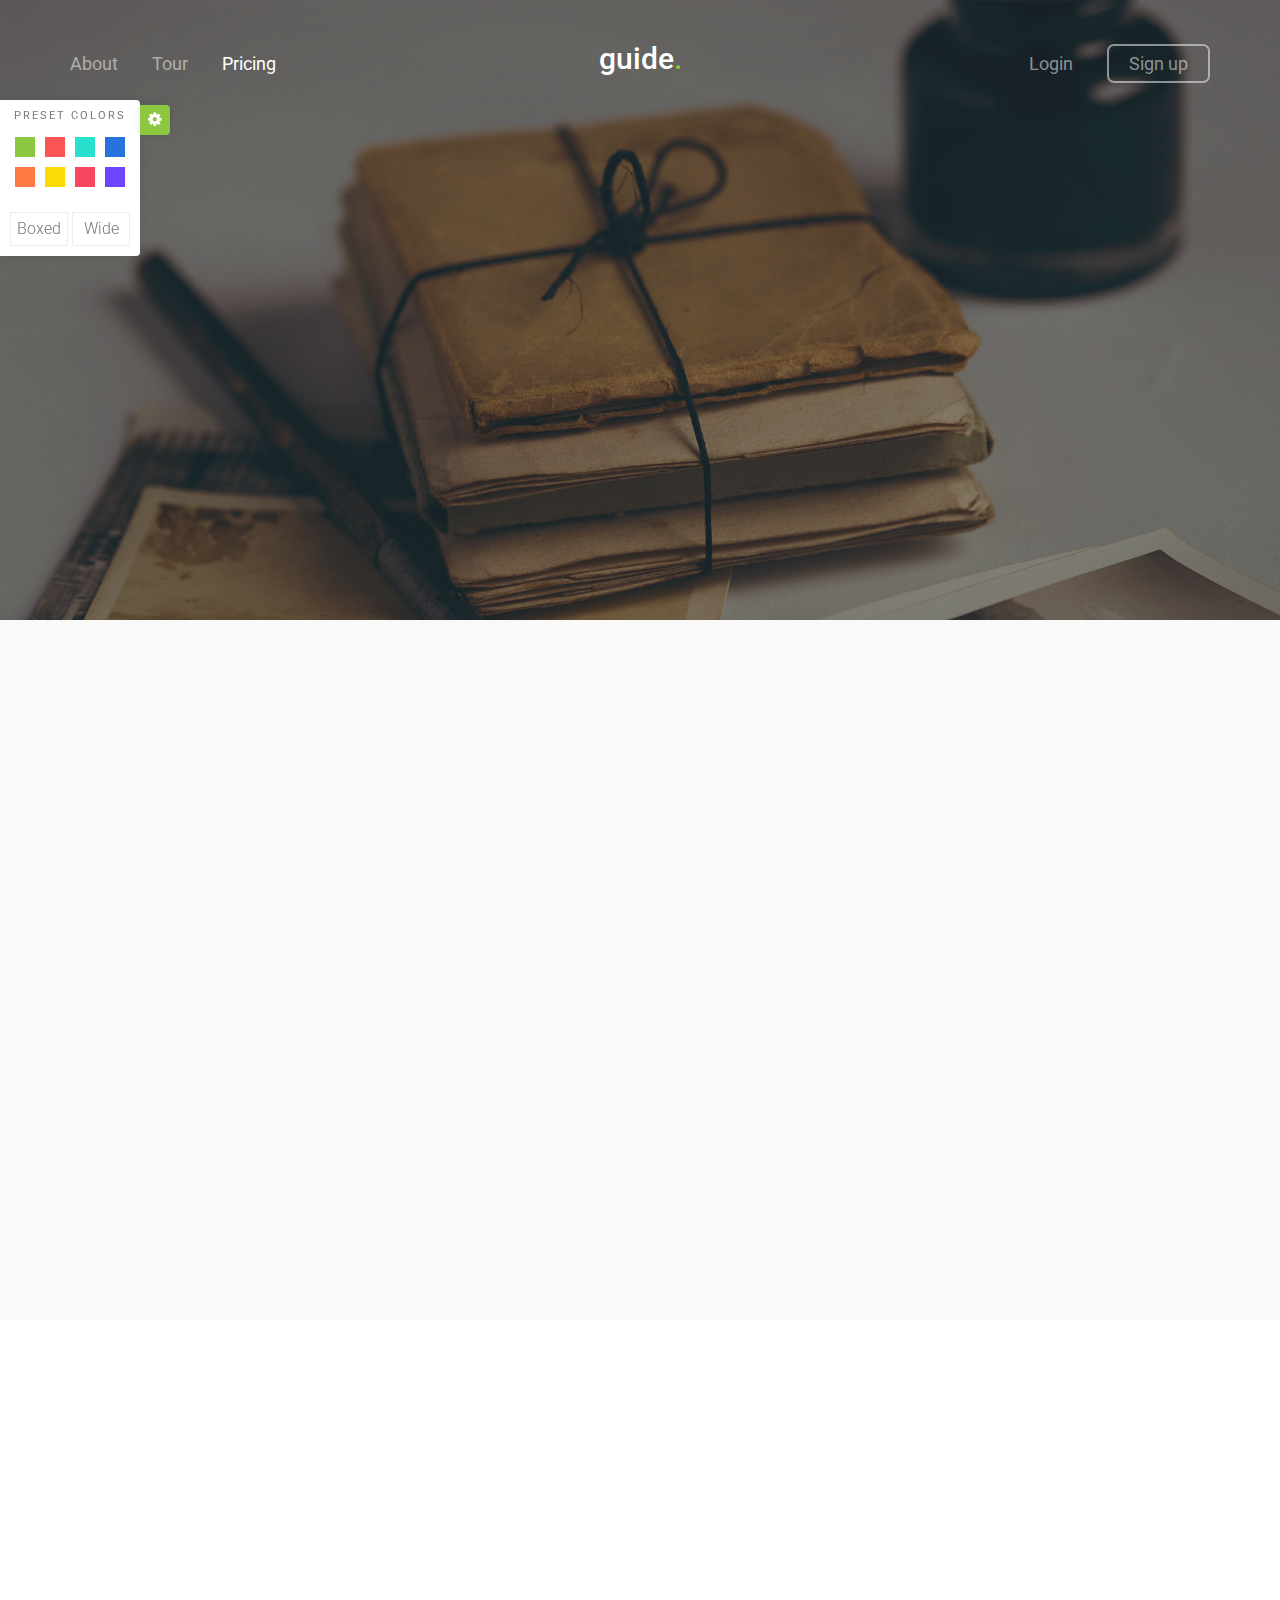
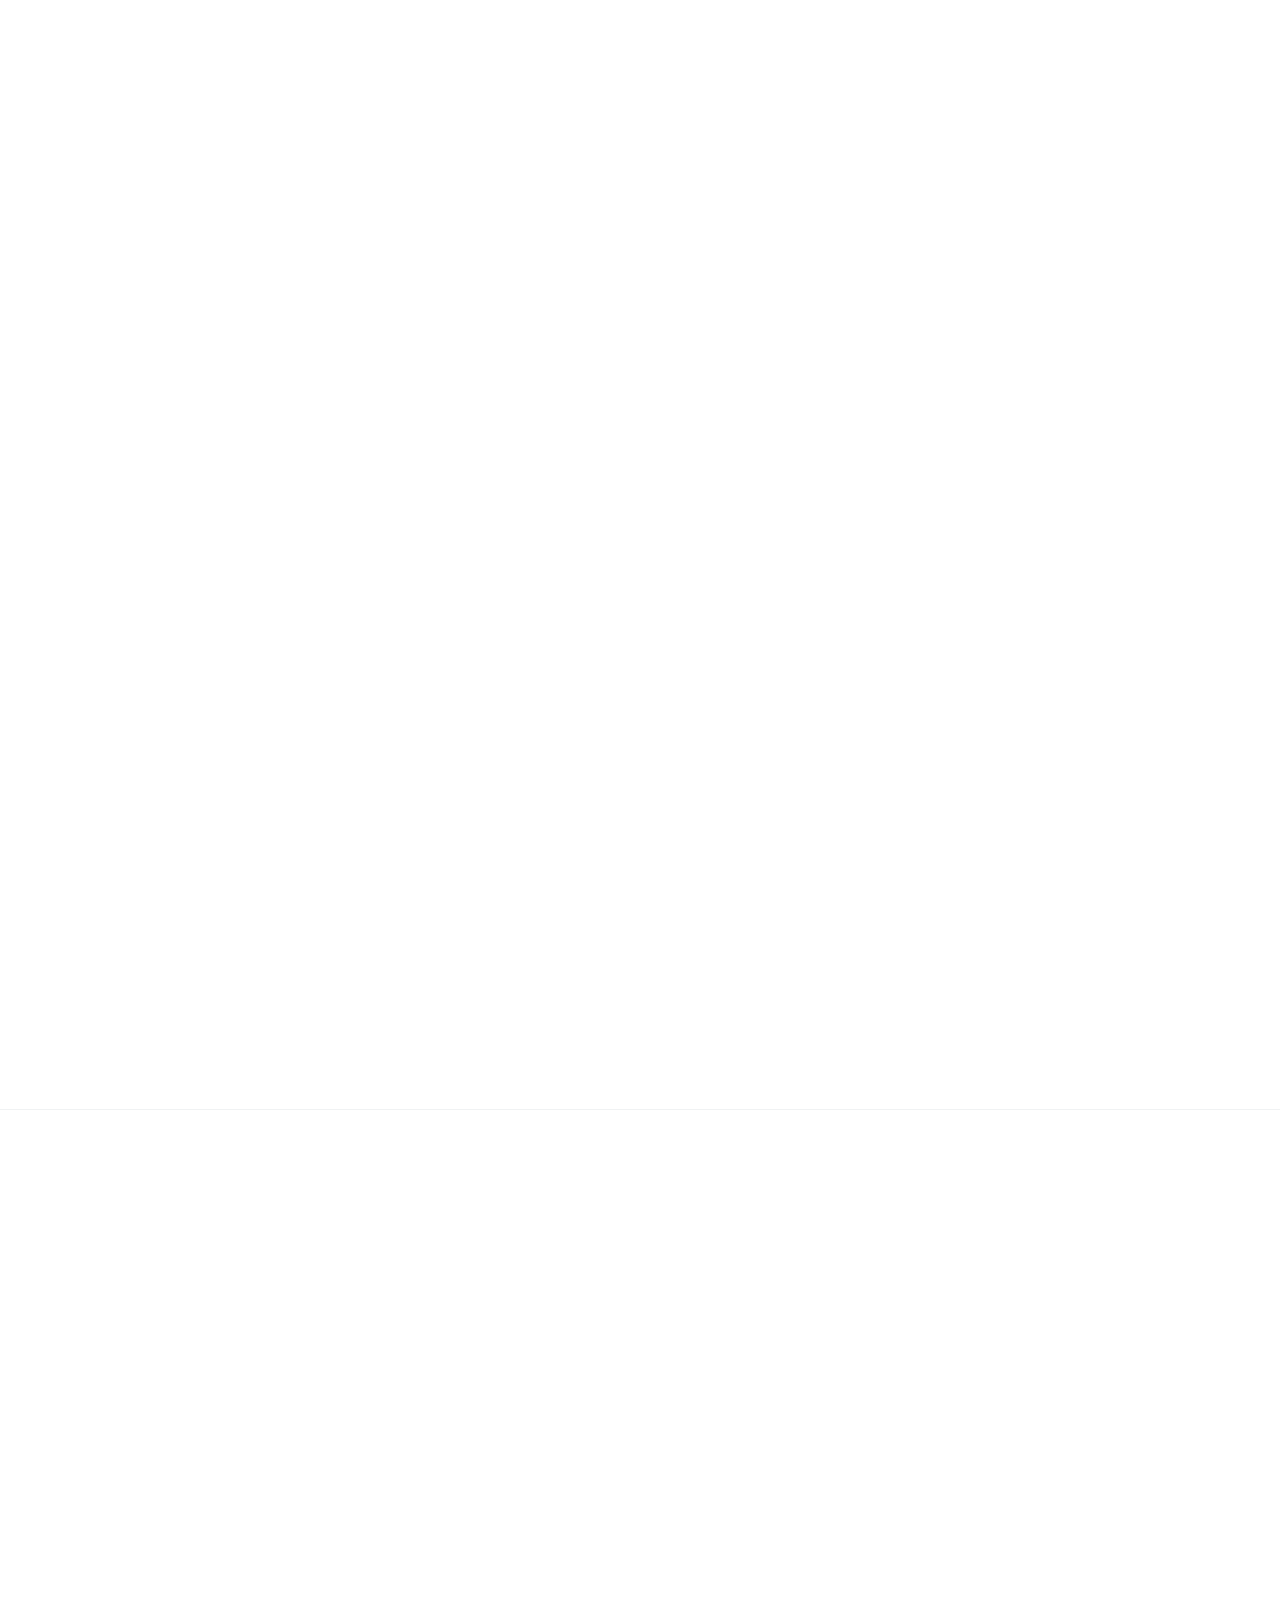
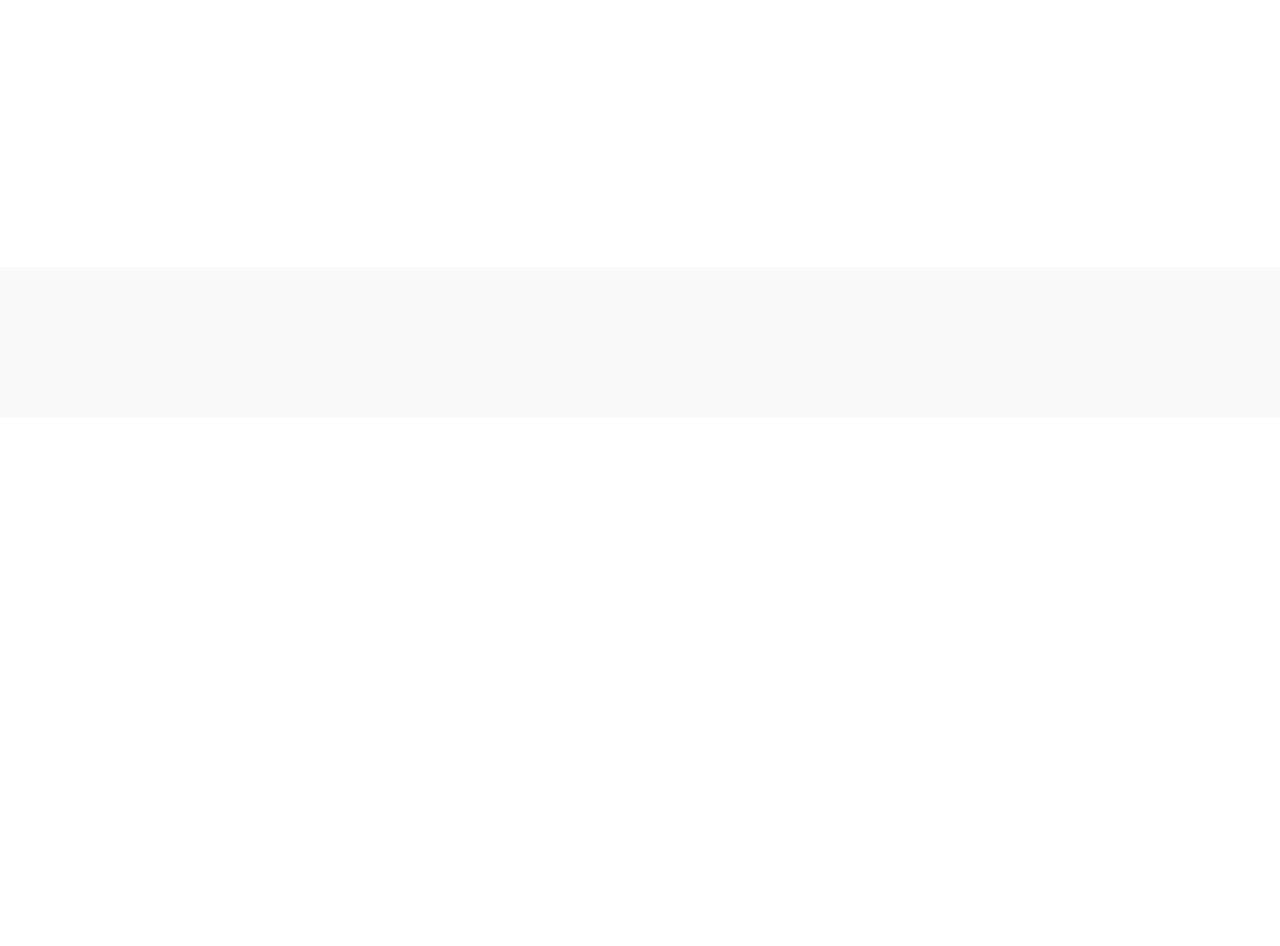
<file: html/guide/pricing.html>
<!DOCTYPE html>
<!--[if lt IE 7]>      <html class="no-js lt-ie9 lt-ie8 lt-ie7"> <![endif]-->
<!--[if IE 7]>         <html class="no-js lt-ie9 lt-ie8"> <![endif]-->
<!--[if IE 8]>         <html class="no-js lt-ie9"> <![endif]-->
<!--[if gt IE 8]><!--> <html class="no-js"> <!--<![endif]-->
	<head>
	<meta charset="utf-8">
	<meta http-equiv="X-UA-Compatible" content="IE=edge">
	<title>Guide &mdash; 100% Free Fully Responsive HTML5 Template by FREEHTML5.co</title>
	<meta name="viewport" content="width=device-width, initial-scale=1">
	<meta name="description" content="Free HTML5 Template by FREEHTML5.CO" />
	<meta name="keywords" content="free html5, free template, free bootstrap, html5, css3, mobile first, responsive" />
	<meta name="author" content="FREEHTML5.CO" />

  <!-- 
	//////////////////////////////////////////////////////

	FREE HTML5 TEMPLATE 
	DESIGNED & DEVELOPED by FREEHTML5.CO
		
	Website: 		http://freehtml5.co/
	Email: 			info@freehtml5.co
	Twitter: 		http://twitter.com/fh5co
	Facebook: 		https://www.facebook.com/fh5co

	//////////////////////////////////////////////////////
	 -->

  	<!-- Facebook and Twitter integration -->
	<meta property="og:title" content=""/>
	<meta property="og:image" content=""/>
	<meta property="og:url" content=""/>
	<meta property="og:site_name" content=""/>
	<meta property="og:description" content=""/>
	<meta name="twitter:title" content="" />
	<meta name="twitter:image" content="" />
	<meta name="twitter:url" content="" />
	<meta name="twitter:card" content="" />

	<!-- Place favicon.ico and apple-touch-icon.png in the root directory -->
	<link rel="shortcut icon" href="favicon.ico">

	<link href='https://fonts.googleapis.com/css?family=Roboto:400,100,300,600,400italic,700' rel='stylesheet' type='text/css'>
	
	<!-- Animate.css -->
	<link rel="stylesheet" href="css/animate.css">
	<!-- Flexslider -->
	<link rel="stylesheet" href="css/flexslider.css">
	<!-- Icomoon Icon Fonts-->
	<link rel="stylesheet" href="css/icomoon.css">
	<!-- Magnific Popup -->
	<link rel="stylesheet" href="css/magnific-popup.css">
	<!-- Bootstrap  -->
	<link rel="stylesheet" href="css/bootstrap.css">

	<!-- 
	Default Theme Style 
	You can change the style.css (default color purple) to one of these styles
	-->
	<link rel="stylesheet" href="css/style.css">

	<!-- Styleswitcher ( This style is for demo purposes only, you may delete this anytime. ) -->
	<link rel="stylesheet" id="theme-switch" href="css/style.css">
	<!-- End demo purposes only -->


	<style>
	/* For demo purpose only */

	/*
	GREEN
	8dc63f
	RED
	FA5555
	TURQUOISE
	27E1CE
	BLUE 
	2772DB
	ORANGE
	FF7844
	YELLOW
	FCDA05
	PINK
	F64662
	PURPLE
	7045FF

	*/
	
	/* For Demo Purposes Only ( You can delete this anytime :-) */
	#colour-variations {
		padding: 10px;
		-webkit-transition: 0.5s;
	  	-o-transition: 0.5s;
	  	transition: 0.5s;
		width: 140px;
		position: fixed;
		left: 0;
		top: 100px;
		z-index: 999999;
		background: #fff;
		/*border-radius: 4px;*/
		border-top-right-radius: 4px;
		border-bottom-right-radius: 4px;
		-webkit-box-shadow: 0 0 9px 0 rgba(0,0,0,.1);
		-moz-box-shadow: 0 0 9px 0 rgba(0,0,0,.1);
		-ms-box-shadow: 0 0 9px 0 rgba(0,0,0,.1);
		box-shadow: 0 0 9px 0 rgba(0,0,0,.1);
	}
	#colour-variations.sleep {
		margin-left: -140px;
	}
	#colour-variations h3 {
		text-align: center;;
		font-size: 11px;
		letter-spacing: 2px;
		text-transform: uppercase;
		color: #777;
		margin: 0 0 10px 0;
		padding: 0;;
	}

	#colour-variations ul,
	#colour-variations ul li {
		padding: 0;
		margin: 0;
	}
	#colour-variations ul {
		margin-bottom: 20px;
		float: left;	
	}
	#colour-variations li {
		list-style: none;
		display: inline;
	}
	#colour-variations li a {
		width: 20px;
		height: 20px;
		position: relative;
		float: left;
		margin: 5px;
	}



	#colour-variations li a[data-theme="style"] {
		background: #8dc63f;
	}
	#colour-variations li a[data-theme="red"] {
		background: #FA5555;
	}
	#colour-variations li a[data-theme="turquoise"] {
		background: #27E1CE;
	}
	#colour-variations li a[data-theme="blue"] {
		background: #2772DB;
	}
	#colour-variations li a[data-theme="orange"] {
		background: #FF7844;
	}
	#colour-variations li a[data-theme="yellow"] {
		background: #FCDA05;
	}
	#colour-variations li a[data-theme="pink"] {
		background: #F64662;
	}
	#colour-variations li a[data-theme="purple"] {
		background: #7045FF;
	}

	#colour-variations a[data-layout="boxed"],
	#colour-variations a[data-layout="wide"] {
		padding: 2px 0;
		width: 48%;
		border: 1px solid #ededed;
		text-align: center;
		color: #777;
		display: block;
	}
	#colour-variations a[data-layout="boxed"]:hover,
	#colour-variations a[data-layout="wide"]:hover {
		border: 1px solid #777;
	}
	#colour-variations a[data-layout="boxed"] {
		float: left;
	}
	#colour-variations a[data-layout="wide"] {
		float: right;
	}

	.option-toggle {
		position: absolute;
		right: 0;
		top: 0;
		margin-top: 5px;
		margin-right: -30px;
		width: 30px;
		height: 30px;
		background: #8dc63f;
		text-align: center;
		border-top-right-radius: 4px;
		border-bottom-right-radius: 4px;
		color: #fff;
		cursor: pointer;
		-webkit-box-shadow: 0 0 9px 0 rgba(0,0,0,.1);
		-moz-box-shadow: 0 0 9px 0 rgba(0,0,0,.1);
		-ms-box-shadow: 0 0 9px 0 rgba(0,0,0,.1);
		box-shadow: 0 0 9px 0 rgba(0,0,0,.1);
	}
	.option-toggle i {
		top: 2px;
		position: relative;
	}
	.option-toggle:hover, .option-toggle:focus, .option-toggle:active {
		color:  #fff;
		text-decoration: none;
		outline: none;
	}
	</style>
	<!-- End demo purposes only -->


	<!-- Modernizr JS -->
	<script src="js/modernizr-2.6.2.min.js"></script>
	<!-- FOR IE9 below -->
	<!--[if lt IE 9]>
	<script src="js/respond.min.js"></script>
	<![endif]-->

	</head>

	<!-- 
		INFO:
		Add 'boxed' class to body element to make the layout as boxed style.
		Example: 
		<body class="boxed">	
	-->
	<body>

	<!-- Loader -->
	<div class="fh5co-loader"></div>
	
	<div id="fh5co-page">
		<section id="fh5co-header">
			<div class="container">
				<nav role="navigation">
					<ul class="pull-left left-menu">
						<li><a href="about.html">About</a></li>
						<li><a href="tour.html">Tour</a></li>
						<li class="active"><a href="pricing.html">Pricing</a></li>
					</ul>
					<h1 id="fh5co-logo"><a href="index.html">guide<span>.</span></a></h1>
					<ul class="pull-right right-menu">
						<li><a href="#">Login</a></li>
						<li class="fh5co-cta-btn"><a href="#">Sign up</a></li>
					</ul>
				</nav>
			</div>
		</section>
		<!-- #fh5co-header -->

		<section id="fh5co-hero" class="no-js-fullheight" style="background-image: url(images/full_image_2.jpg);" data-next="yes">
			<div class="fh5co-overlay"></div>
			<div class="container">
				<div class="fh5co-intro no-js-fullheight">
					<div class="fh5co-intro-text">
						<!-- 
							INFO:
							Change the class to 'fh5co-right-position' or 'fh5co-center-position' to change the layout position
							Example:
							<div class="fh5co-right-position">
						-->
						<div class="fh5co-center-position">
							<h2 class="animate-box">Plans for Everyone</h2>
							<h3 class="animate-box">Far far away, behind the word mountains, far from the countries Vokalia and Consonantia, there.</h3>
							
						</div>
					</div>
				</div>
			</div>
			<div class="fh5co-learn-more animate-box">
				<a href="#" class="scroll-btn">
					<span class="text">See our plans and get started today</span>
					<span class="arrow"><i class="icon-chevron-down"></i></span>
				</a>
			</div>
		</section>
		<!-- END #fh5co-hero -->

		<section id="fh5co-pricing">
			<div class="container">
				<div class="row">
					<div class="col-md-3 col-sm-6 animate-box">
					<div class="price-box">
						<h2 class="pricing-plan">Starter</h2>
						<div class="price"><sup class="currency">$</sup>7<small>/mo</small></div>
						<p>Basic customer support for small business</p>
						<hr>
						<ul class="pricing-info">
							<li>10 projects</li>
							<li>20 Pages</li>
							<li>20 Emails</li>
							<li>100 Images</li>
						</ul>
						<a href="#" class="btn btn-default btn-sm">Get started</a>
					</div>
				</div>
				<div class="col-md-3 col-sm-6 animate-box">
					<div class="price-box">
						<h2 class="pricing-plan">Regular</h2>
						<div class="price"><sup class="currency">$</sup>19<small>/mo</small></div>
						<p>Basic customer support for small business</p>
						<hr>
						<ul class="pricing-info">
							<li>15 projects</li>
							<li>40 Pages</li>
							<li>40 Emails</li>
							<li>200 Images</li>
						</ul>
						<a href="#" class="btn btn-default btn-sm">Get started</a>
					</div>
				</div>
				<div class="clearfix visible-sm-block"></div>
				<div class="col-md-3 col-sm-6 animate-box">
					<div class="price-box popular">
						<div class="popular-text">Best value</div>
						<h2 class="pricing-plan">Plus</h2>
						<div class="price"><sup class="currency">$</sup>79<small>/mo</small></div>
						<p>Basic customer support for small business</p>
						<hr>
						<ul class="pricing-info">
							<li>Unlimitted projects</li>
							<li>100 Pages</li>
							<li>100 Emails</li>
							<li>700 Images</li>
						</ul>
						<a href="#" class="btn btn-primary btn-sm">Get started</a>
					</div>
				</div>
				<div class="col-md-3 col-sm-6 animate-box">
					<div class="price-box">
						<h2 class="pricing-plan">Enterprise</h2>
						<div class="price"><sup class="currency">$</sup>125<small>/mo</small></div>
						<p>Basic customer support for small business</p>
						<hr>
						<ul class="pricing-info">
							<li>Unlimitted projects</li>
							<li>Unlimitted Pages</li>
							<li>Unlimitted Emails</li>
							<li>Unlimitted Images</li>
						</ul>
						<a href="#" class="btn btn-default btn-sm">Get started</a>
					</div>
				</div>
				
				</div>
			</div>
		</section>

		<!-- END #fh5co-pricing -->

		<div id="fh5co-faqs">
			<div class="container">
				<div class="row row-bottom-padded-lg">
					<div class="col-md-6 col-md-offset-3 text-center">
						<div class="fh5co-label animate-box">FAQ</div>
						<h2 class="fh5co-lead animate-box">Frequently Ask Questions</h2>
					</div>
				</div>
				<div class="row">
					<div class="col-md-8 col-md-offset-2">
						<ul class="fh5co-faq-list">
							<li class="animate-box">
								<h2>What is Guide?</h2>
								<p>Far far away, behind the word mountains, far from the countries Vokalia and Consonantia, there live the blind texts. Separated they live in Bookmarksgrove right at the coast of the Semantics, a large language ocean.</p>
							</li>
							<li class="animate-box">
								<h2>What language are available?</h2>
								<p>Far far away, behind the word mountains, far from the countries Vokalia and Consonantia, there live the blind texts. Separated they live in Bookmarksgrove right at the coast of the Semantics, a large language ocean.</p>
							</li>
							<li class="animate-box">
								<h2>I have technical problem, who do I email?</h2>
								<p>Far far away, behind the word mountains, far from the countries Vokalia and Consonantia, there live the blind texts. Separated they live in Bookmarksgrove right at the coast of the Semantics, a large language ocean.</p>
							</li>
							<li class="animate-box">
								<h2>Can I have a username that is already taken?</h2>
								<p>Far far away, behind the word mountains, far from the countries Vokalia and Consonantia, there live the blind texts. Separated they live in Bookmarksgrove right at the coast of the Semantics, a large language ocean.</p>
							</li>
							<li class="animate-box">
								<h2>How do I use Guide features?</h2>
								<p>Far far away, behind the word mountains, far from the countries Vokalia and Consonantia, there live the blind texts. Separated they live in Bookmarksgrove right at the coast of the Semantics, a large language ocean.</p>
							</li>
							<li class="animate-box">
								<h2>Is Guide free??</h2>
								<p>Far far away, behind the word mountains, far from the countries Vokalia and Consonantia, there live the blind texts. Separated they live in Bookmarksgrove right at the coast of the Semantics, a large language ocean.</p>
							</li>
						</ul>
					</div>
				</div>
			</div>
		</div>
		
		<section id="fh5co-testimonials" class="boredr-top">
			<div class="container">
				<div class="row row-bottom-padded-sm">
					<div class="col-md-6 col-md-offset-3 text-center">
						<div class="fh5co-label animate-box">Testimonials</div>
						<h2 class="fh5co-lead animate-box">Join the 1 Million Users using Our Products </h2>
					</div>
				</div>
				<div class="row">
					<div class="col-md-8 col-md-offset-2 text-center animate-box">
						<div class="flexslider">
					  		<ul class="slides">
							   <li>
							      <blockquote>
							      	<p>&ldquo;Creativity is just connecting things. When you ask creative people how they did something, they feel a little guilty because they didn’t really do it, they just saw something. It seemed obvious to them after a while.&rdquo;</p>
							      	<p><cite>&mdash; Steve Jobs</cite></p>
							      </blockquote>
							   </li>
							   <li>
							    	<blockquote>
							      	<p>&ldquo;I think design would be better if designers were much more skeptical about its applications. If you believe in the potency of your craft, where you choose to dole it out is not something to take lightly.&rdquo;</p>
							      	<p><cite>&mdash; Frank Chimero</cite></p>
							      </blockquote>
							   </li>
							   <li>
							    	<blockquote>
							      	<p>&ldquo;Design must be functional and functionality must be translated into visual aesthetics, without any reliance on gimmicks that have to be explained.&rdquo;</p>
							      	<p><cite>&mdash; Ferdinand A. Porsche</cite></p>
							      </blockquote>
							   </li>
							</ul>
						</div>
						<div class="flexslider-controls">
						   <ol class="flex-control-nav">
						      <li class="animate-box"><img src="images/person4.jpg" alt="Free HTML5 Bootstrap Template by FREEHTML5.co"></li>
						      <li class="animate-box"><img src="images/person2.jpg" alt="Free HTML5 Bootstrap Template by FREEHTML5.co"></li>
						      <li class="animate-box"><img src="images/person3.jpg" alt="Free HTML5 Bootstrap Template by FREEHTML5.co"></li>
						   </ol>
						</div>
					</div>
				</div>
			</div>
		</section>
		<!-- END #fh5co-testimonials -->

		<section id="fh5co-subscribe">
			<div class="container">
		
				<h3 class="animate-box"><label for="email">Subscribe to our newsletter</label></h3>
				<form action="#" method="post" class="animate-box">
					<i class="fh5co-icon icon-paper-plane"></i>
					<input type="email" class="form-control" placeholder="Enter your email" id="email" name="email">
					<input type="submit" value="Send" class="btn btn-primary">
				</form>

			</div>
		</section>
		<!-- END #fh5co-subscribe -->

		<footer id="fh5co-footer">
			<div class="container">
				<div class="row row-bottom-padded-md">
					<div class="col-md-3 col-sm-6 col-xs-12 animate-box">
						<div class="fh5co-footer-widget">
							<h3>Company</h3>
							<ul class="fh5co-links">
								<li><a href="#">About Us</a></li>
								<li><a href="#">Careers</a></li>
								<li><a href="#">Feature Tour</a></li>
								<li><a href="#">Pricing</a></li>
								<li><a href="#">Team</a></li>
							</ul>
						</div>
					</div>

					<div class="col-md-3 col-sm-6 col-xs-12 animate-box">
						<div class="fh5co-footer-widget">
							<h3>Support</h3>
							<ul class="fh5co-links">
								<li><a href="#">Knowledge Base</a></li>
								<li><a href="#">24/7 Call Support</a></li>
								<li><a href="#">Video Demos</a></li>
								<li><a href="#">Terms of Use</a></li>
								<li><a href="#">Privacy Policy</a></li>
							</ul>
						</div>
					</div>

					<div class="col-md-3 col-sm-6 col-xs-12 animate-box">
						<div class="fh5co-footer-widget">
							<h3>Contact Us</h3>
							<p>
								<a href="mailto:info@freehtml5.co">info@freehtml5.co</a> <br>
								198 West 21th Street, <br>
								Suite 721 New York NY 10016 <br>
								<a href="tel:+123456789">+12 34  5677 89</a>
							</p>
						</div>
					</div>

					<div class="col-md-3 col-sm-6 col-xs-12 animate-box">
						<div class="fh5co-footer-widget">
							<h3>Follow Us</h3>
							<ul class="fh5co-social">
								<li><a href="#"><i class="icon-twitter"></i></a></li>
								<li><a href="#"><i class="icon-facebook"></i></a></li>
								<li><a href="#"><i class="icon-google-plus"></i></a></li>
								<li><a href="#"><i class="icon-instagram"></i></a></li>
								<li><a href="#"><i class="icon-youtube-play"></i></a></li>
							</ul>
						</div>
					</div>

				</div>
				
			</div>
			<div class="fh5co-copyright animate-box">
				<div class="container">
					<div class="row">
						<div class="col-md-12">
							<p class="fh5co-left"><small>&copy; 2016 <a href="index.html">Guide</a> free html5. All Rights Reserved.</small></p>
							<p class="fh5co-right"><small class="fh5co-right">Designed by <a href="http://freehtml5.co" target="_blank">FREEHTML5.co</a> Demo Images: <a href="http://unsplash.com" target="_blank">Unsplash</a></small></p>
						</div>
					</div>
				</div>
			</div>
		</footer>
		<!-- END #fh5co-footer -->
	</div>
	<!-- END #fh5co-page -->
	
	<!-- For demo purposes Only ( You may delete this anytime :-) -->
	<div id="colour-variations">
		<a class="option-toggle"><i class="icon-gear"></i></a>
		<h3>Preset Colors</h3>
		<ul>
			<li><a href="javascript: void(0);" data-theme="style"></a></li>
			<li><a href="javascript: void(0);" data-theme="red"></a></li>
			<li><a href="javascript: void(0);" data-theme="turquoise"></a></li>
			<li><a href="javascript: void(0);" data-theme="blue"></a></li>
			<li><a href="javascript: void(0);" data-theme="orange"></a></li>
			<li><a href="javascript: void(0);" data-theme="yellow"></a></li>
			<li><a href="javascript: void(0);" data-theme="pink"></a></li>
			<li><a href="javascript: void(0);" data-theme="purple"></a></li>
		</ul>
		<a href="#" data-layout="boxed">Boxed</a>
		<a href="#" data-layout="wide">Wide</a>
	</div>
	<!-- End demo purposes only -->

	
	<!-- jQuery -->
	<script src="js/jquery.min.js"></script>
	<!-- jQuery Easing -->
	<script src="js/jquery.easing.1.3.js"></script>
	<!-- Bootstrap -->
	<script src="js/bootstrap.min.js"></script>
	<!-- Waypoints -->
	<script src="js/jquery.waypoints.min.js"></script>
	<!-- Flexslider -->
	<script src="js/jquery.flexslider-min.js"></script>
	<!-- Magnific Popup -->
	<script src="js/jquery.magnific-popup.min.js"></script>
	<script src="js/magnific-popup-options.js"></script>

	<!-- For demo purposes only styleswitcher ( You may delete this anytime ) -->
	<script src="js/jquery.style.switcher.js"></script>
	<script>
		$(function(){
			$('#colour-variations ul').styleSwitcher({
				defaultThemeId: 'theme-switch',
				hasPreview: false,
				cookie: {
		          	expires: 30,
		          	isManagingLoad: true
		      	}
			});	
			$('.option-toggle').click(function() {
				$('#colour-variations').toggleClass('sleep');
			});
		});
	</script>
	<!-- End demo purposes only -->

	<!-- Main JS (Do not remove) -->
	<script src="js/main.js"></script>

	<!-- 
	INFO:
	jQuery Cookie for Demo Purposes Only. 
	The code below is to toggle the layout to boxed or wide 
	-->
	<script src="js/jquery.cookie.js"></script>
	<script>
		$(function(){

			if ( $.cookie('layoutCookie') != '' ) {
				$('body').addClass($.cookie('layoutCookie'));
			}
			
			$('a[data-layout="boxed"]').click(function(event){
				event.preventDefault();
				$.cookie('layoutCookie', 'boxed', { expires: 7, path: '/'});
				$('body').addClass($.cookie('layoutCookie')); // the value is boxed.
			});

			$('a[data-layout="wide"]').click(function(event){
				event.preventDefault();
				$('body').removeClass($.cookie('layoutCookie')); // the value is boxed.
				$.removeCookie('layoutCookie', { path: '/' }); // remove the value of our cookie 'layoutCookie'
			});
		});
	</script>

	</body>
</html>
</file>
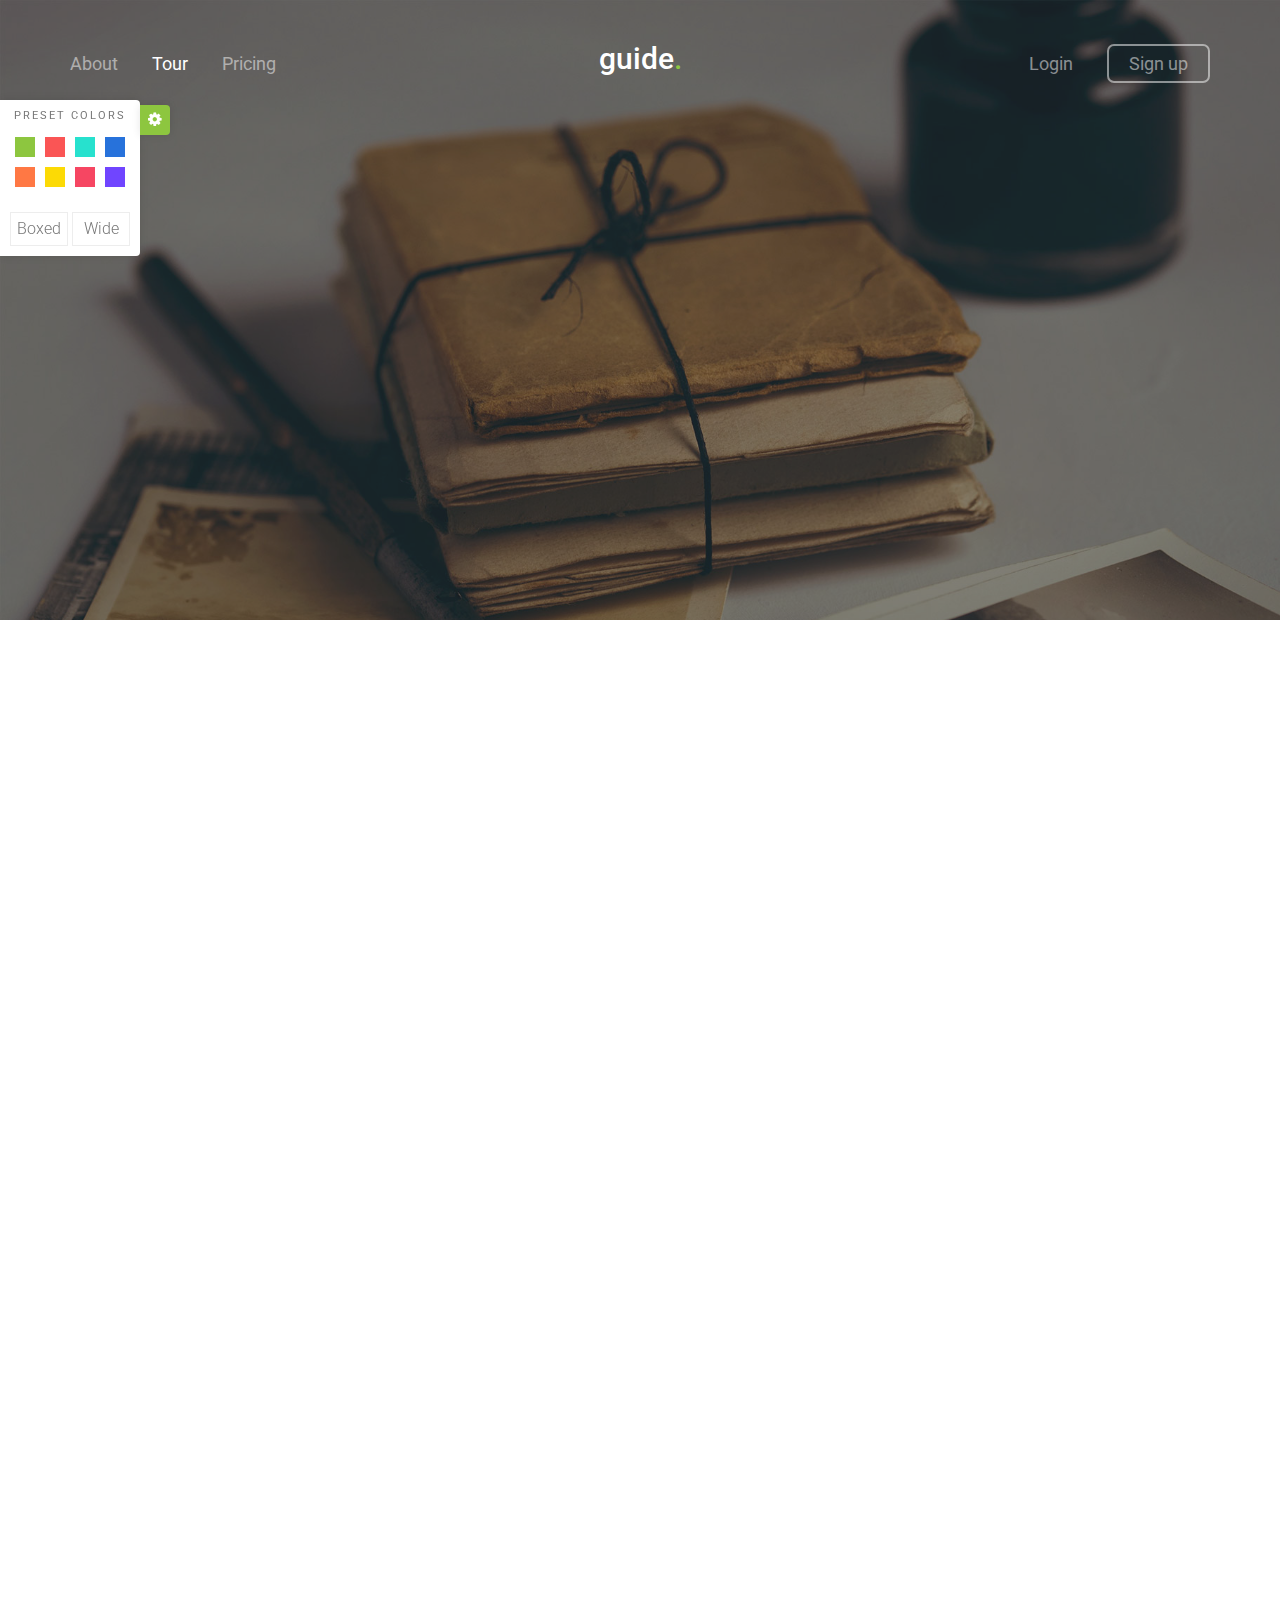
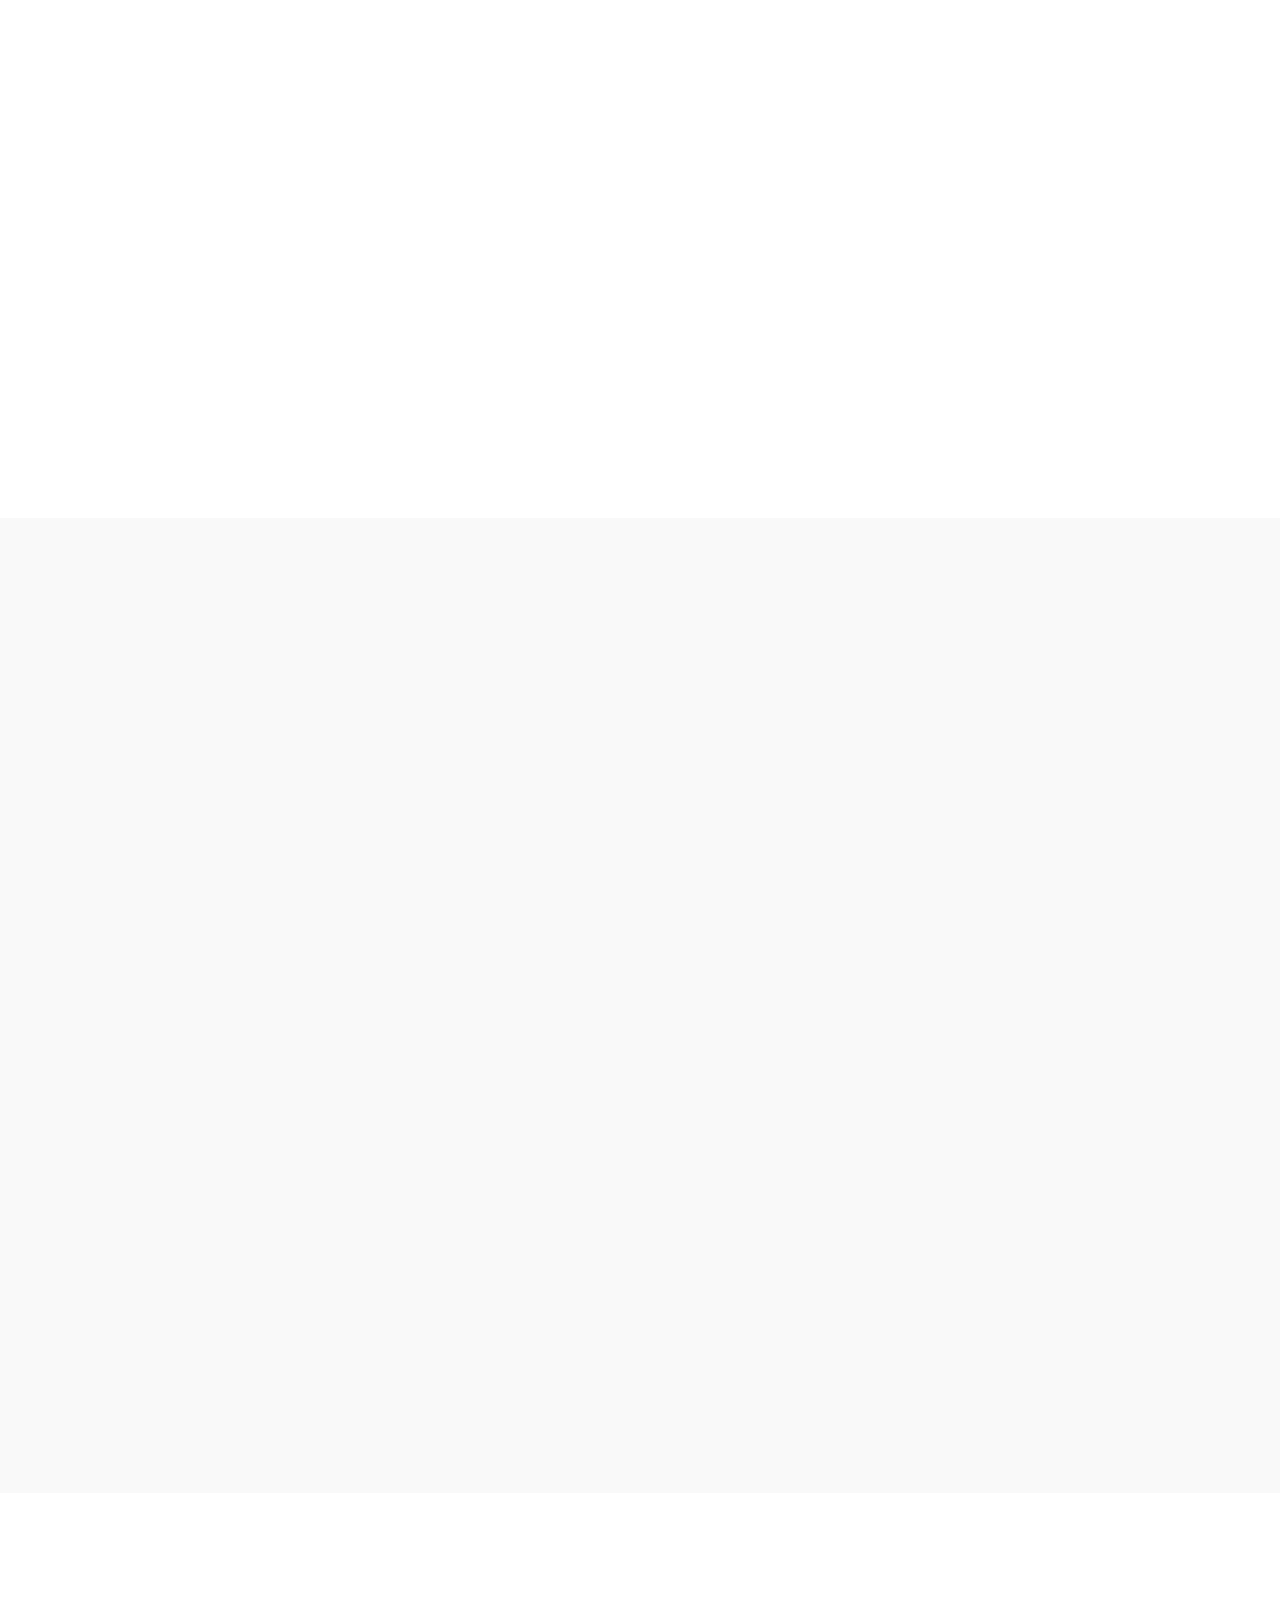
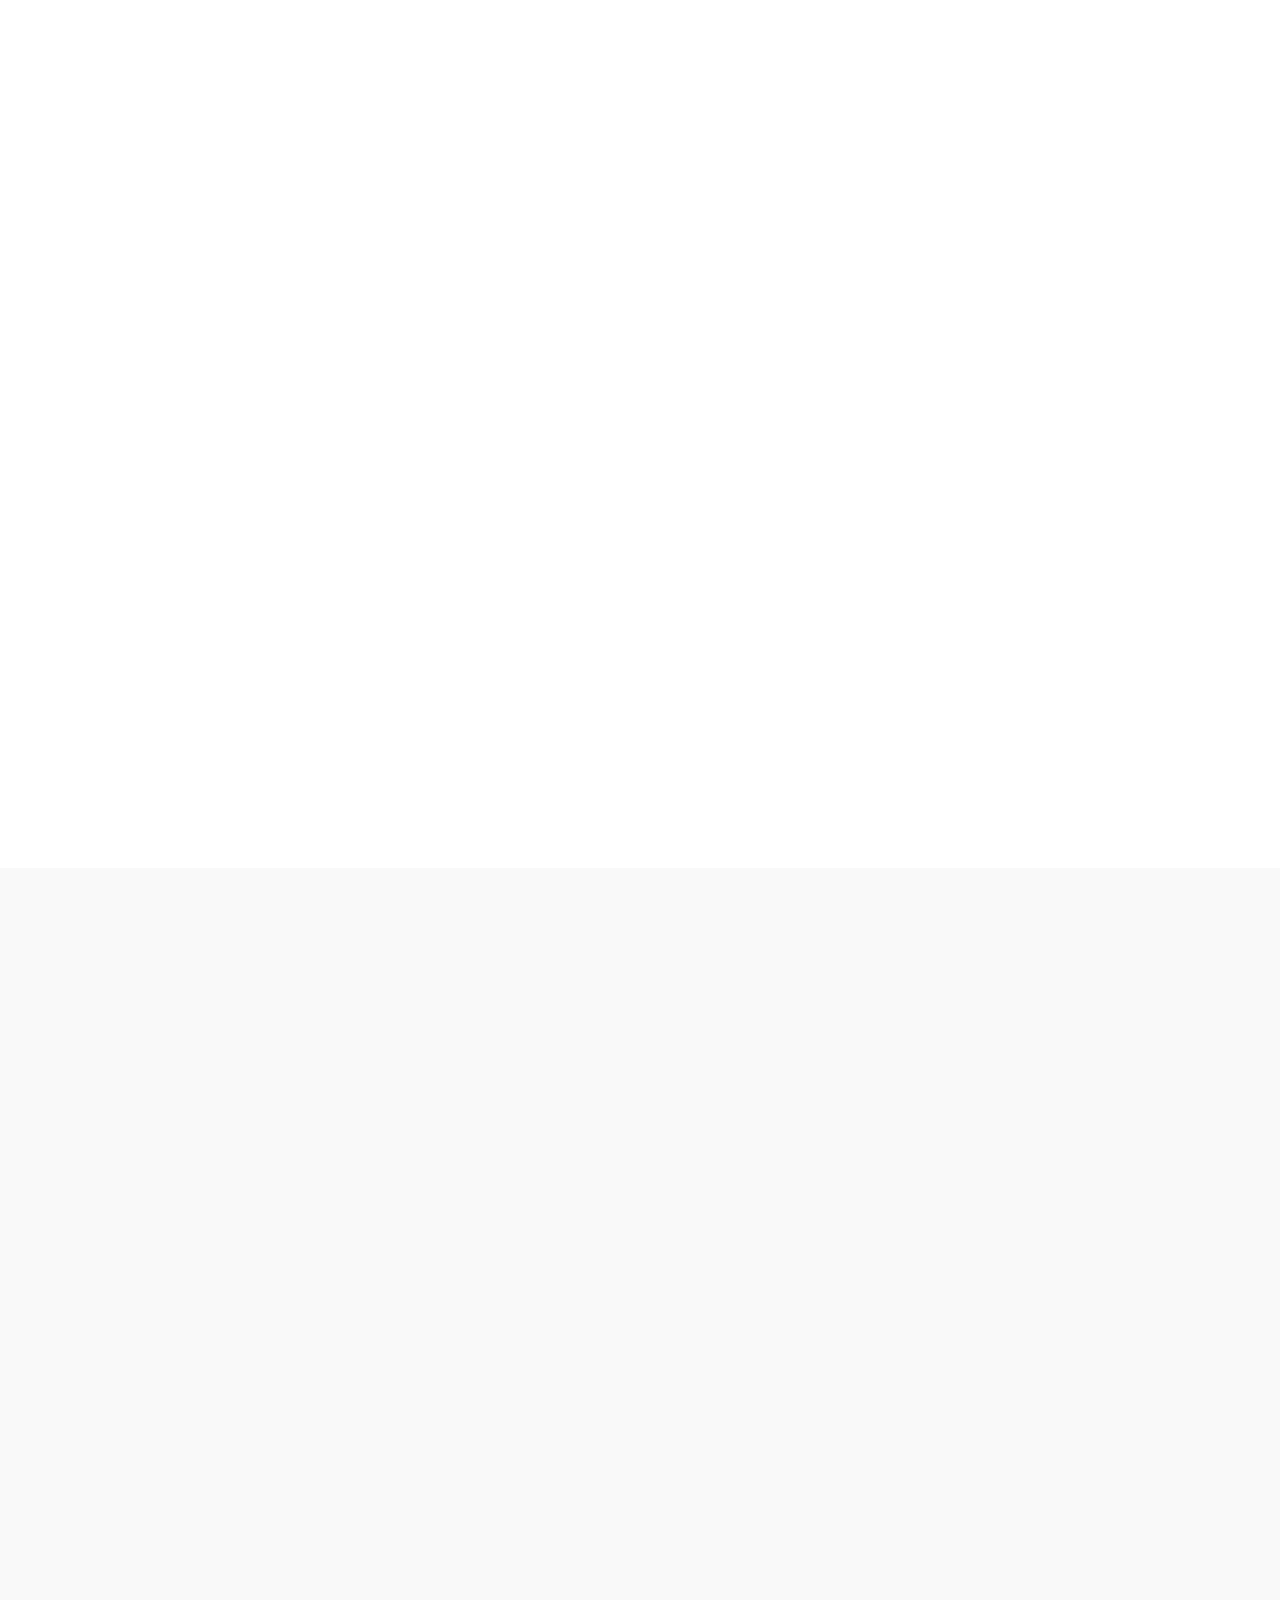
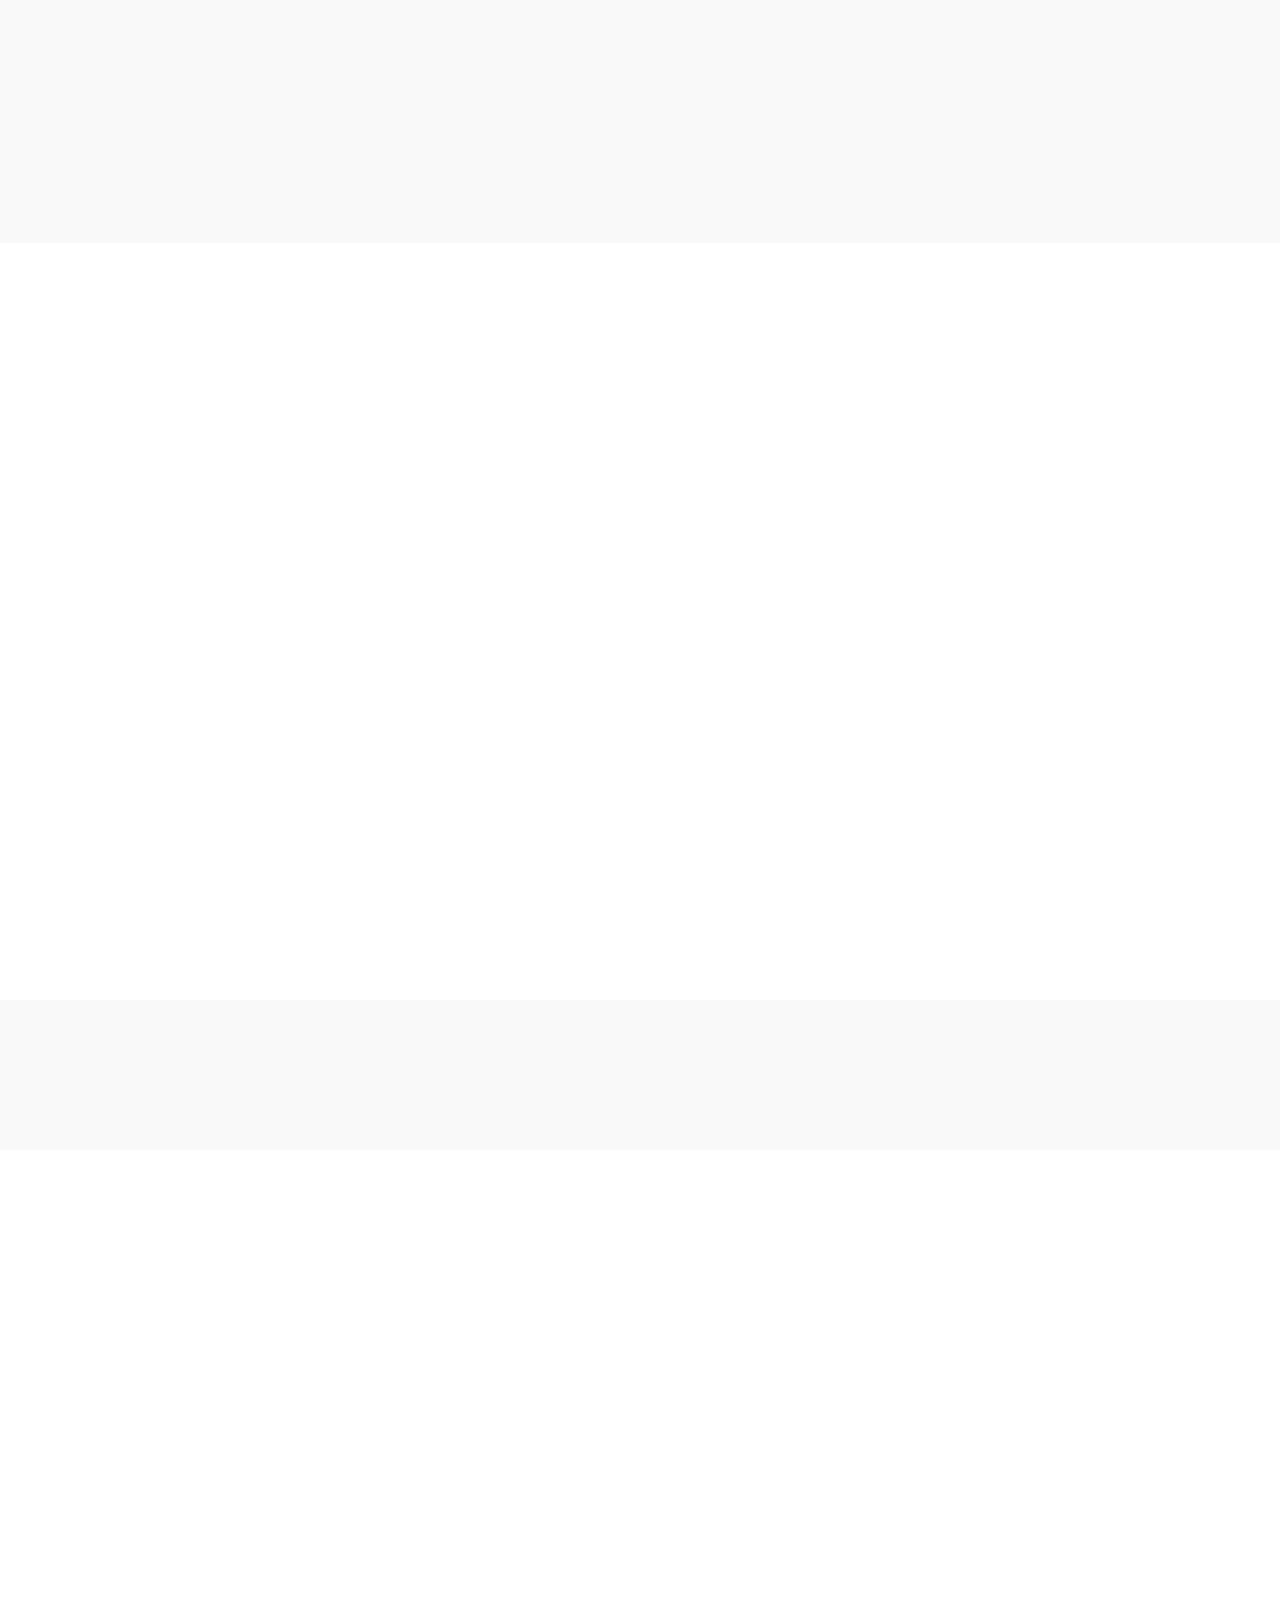
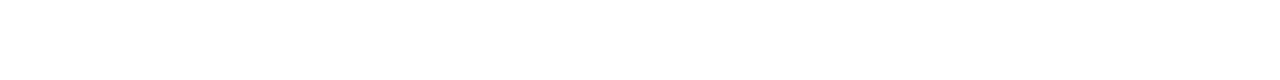
<file: html/guide/tour.html>
<!DOCTYPE html>
<!--[if lt IE 7]>      <html class="no-js lt-ie9 lt-ie8 lt-ie7"> <![endif]-->
<!--[if IE 7]>         <html class="no-js lt-ie9 lt-ie8"> <![endif]-->
<!--[if IE 8]>         <html class="no-js lt-ie9"> <![endif]-->
<!--[if gt IE 8]><!--> <html class="no-js"> <!--<![endif]-->
	<head>
	<meta charset="utf-8">
	<meta http-equiv="X-UA-Compatible" content="IE=edge">
	<title>Guide &mdash; 100% Free Fully Responsive HTML5 Template by FREEHTML5.co</title>
	<meta name="viewport" content="width=device-width, initial-scale=1">
	<meta name="description" content="Free HTML5 Template by FREEHTML5.CO" />
	<meta name="keywords" content="free html5, free template, free bootstrap, html5, css3, mobile first, responsive" />
	<meta name="author" content="FREEHTML5.CO" />

  <!-- 
	//////////////////////////////////////////////////////

	FREE HTML5 TEMPLATE 
	DESIGNED & DEVELOPED by FREEHTML5.CO
		
	Website: 		http://freehtml5.co/
	Email: 			info@freehtml5.co
	Twitter: 		http://twitter.com/fh5co
	Facebook: 		https://www.facebook.com/fh5co

	//////////////////////////////////////////////////////
	 -->

  	<!-- Facebook and Twitter integration -->
	<meta property="og:title" content=""/>
	<meta property="og:image" content=""/>
	<meta property="og:url" content=""/>
	<meta property="og:site_name" content=""/>
	<meta property="og:description" content=""/>
	<meta name="twitter:title" content="" />
	<meta name="twitter:image" content="" />
	<meta name="twitter:url" content="" />
	<meta name="twitter:card" content="" />

	<!-- Place favicon.ico and apple-touch-icon.png in the root directory -->
	<link rel="shortcut icon" href="favicon.ico">

	<link href='https://fonts.googleapis.com/css?family=Roboto:400,100,300,600,400italic,700' rel='stylesheet' type='text/css'>
	
	<!-- Animate.css -->
	<link rel="stylesheet" href="css/animate.css">
	<!-- Flexslider -->
	<link rel="stylesheet" href="css/flexslider.css">
	<!-- Icomoon Icon Fonts-->
	<link rel="stylesheet" href="css/icomoon.css">
	<!-- Magnific Popup -->
	<link rel="stylesheet" href="css/magnific-popup.css">
	<!-- Bootstrap  -->
	<link rel="stylesheet" href="css/bootstrap.css">

	<!-- 
	Default Theme Style 
	You can change the style.css (default color purple) to one of these styles
	-->
	<link rel="stylesheet" href="css/style.css">

	<!-- Styleswitcher ( This style is for demo purposes only, you may delete this anytime. ) -->
	<link rel="stylesheet" id="theme-switch" href="css/style.css">
	<!-- End demo purposes only -->


	<style>
	/* For demo purpose only */

	/*
	GREEN
	8dc63f
	RED
	FA5555
	TURQUOISE
	27E1CE
	BLUE 
	2772DB
	ORANGE
	FF7844
	YELLOW
	FCDA05
	PINK
	F64662
	PURPLE
	7045FF

	*/
	
	/* For Demo Purposes Only ( You can delete this anytime :-) */
	#colour-variations {
		padding: 10px;
		-webkit-transition: 0.5s;
	  	-o-transition: 0.5s;
	  	transition: 0.5s;
		width: 140px;
		position: fixed;
		left: 0;
		top: 100px;
		z-index: 999999;
		background: #fff;
		/*border-radius: 4px;*/
		border-top-right-radius: 4px;
		border-bottom-right-radius: 4px;
		-webkit-box-shadow: 0 0 9px 0 rgba(0,0,0,.1);
		-moz-box-shadow: 0 0 9px 0 rgba(0,0,0,.1);
		-ms-box-shadow: 0 0 9px 0 rgba(0,0,0,.1);
		box-shadow: 0 0 9px 0 rgba(0,0,0,.1);
	}
	#colour-variations.sleep {
		margin-left: -140px;
	}
	#colour-variations h3 {
		text-align: center;;
		font-size: 11px;
		letter-spacing: 2px;
		text-transform: uppercase;
		color: #777;
		margin: 0 0 10px 0;
		padding: 0;;
	}

	#colour-variations ul,
	#colour-variations ul li {
		padding: 0;
		margin: 0;
	}
	#colour-variations ul {
		margin-bottom: 20px;
		float: left;	
	}
	#colour-variations li {
		list-style: none;
		display: inline;
	}
	#colour-variations li a {
		width: 20px;
		height: 20px;
		position: relative;
		float: left;
		margin: 5px;
	}



	#colour-variations li a[data-theme="style"] {
		background: #8dc63f;
	}
	#colour-variations li a[data-theme="red"] {
		background: #FA5555;
	}
	#colour-variations li a[data-theme="turquoise"] {
		background: #27E1CE;
	}
	#colour-variations li a[data-theme="blue"] {
		background: #2772DB;
	}
	#colour-variations li a[data-theme="orange"] {
		background: #FF7844;
	}
	#colour-variations li a[data-theme="yellow"] {
		background: #FCDA05;
	}
	#colour-variations li a[data-theme="pink"] {
		background: #F64662;
	}
	#colour-variations li a[data-theme="purple"] {
		background: #7045FF;
	}

	#colour-variations a[data-layout="boxed"],
	#colour-variations a[data-layout="wide"] {
		padding: 2px 0;
		width: 48%;
		border: 1px solid #ededed;
		text-align: center;
		color: #777;
		display: block;
	}
	#colour-variations a[data-layout="boxed"]:hover,
	#colour-variations a[data-layout="wide"]:hover {
		border: 1px solid #777;
	}
	#colour-variations a[data-layout="boxed"] {
		float: left;
	}
	#colour-variations a[data-layout="wide"] {
		float: right;
	}

	.option-toggle {
		position: absolute;
		right: 0;
		top: 0;
		margin-top: 5px;
		margin-right: -30px;
		width: 30px;
		height: 30px;
		background: #8dc63f;
		text-align: center;
		border-top-right-radius: 4px;
		border-bottom-right-radius: 4px;
		color: #fff;
		cursor: pointer;
		-webkit-box-shadow: 0 0 9px 0 rgba(0,0,0,.1);
		-moz-box-shadow: 0 0 9px 0 rgba(0,0,0,.1);
		-ms-box-shadow: 0 0 9px 0 rgba(0,0,0,.1);
		box-shadow: 0 0 9px 0 rgba(0,0,0,.1);
	}
	.option-toggle i {
		top: 2px;
		position: relative;
	}
	.option-toggle:hover, .option-toggle:focus, .option-toggle:active {
		color:  #fff;
		text-decoration: none;
		outline: none;
	}
	</style>
	<!-- End demo purposes only -->


	<!-- Modernizr JS -->
	<script src="js/modernizr-2.6.2.min.js"></script>
	<!-- FOR IE9 below -->
	<!--[if lt IE 9]>
	<script src="js/respond.min.js"></script>
	<![endif]-->

	</head>


	<!-- 
		INFO:
		Add 'boxed' class to body element to make the layout as boxed style.
		Example: 
		<body class="boxed">	
	-->
	<body>
	<!-- Loader -->
	<div class="fh5co-loader"></div>
	
	<div id="fh5co-page">
		<section id="fh5co-header">
			<div class="container">
				<nav role="navigation">
					<ul class="pull-left left-menu">
						<li><a href="about.html">About</a></li>
						<li class="active"><a href="tour.html">Tour</a></li>
						<li><a href="pricing.html">Pricing</a></li>
					</ul>
					<h1 id="fh5co-logo"><a href="index.html">guide<span>.</span></a></h1>
					<ul class="pull-right right-menu">
						<li><a href="#">Login</a></li>
						<li class="fh5co-cta-btn"><a href="#">Sign up</a></li>
					</ul>
				</nav>
			</div>
		</section>
		<!-- #fh5co-header -->

		<section id="fh5co-hero" class="no-js-fullheight" style="background-image: url(images/full_image_2.jpg);" data-next="yes">
			<div class="fh5co-overlay"></div>
			<div class="container">
				<div class="fh5co-intro no-js-fullheight">
					<div class="fh5co-intro-text">
						<!-- 
							INFO:
							Change the class to 'fh5co-right-position' or 'fh5co-center-position' to change the layout position
							Example:
							<div class="fh5co-right-position">
						-->
						<div class="fh5co-center-position">
							<h2 class="animate-box">Tour Our Products</h2>
							<h3 class="animate-box">Far far away, behind the word mountains, far from the countries Vokalia and Consonantia, there.</h3>
						</div>
					</div>
				</div>
			</div>
			<div class="fh5co-learn-more animate-box">
				<a href="#" class="scroll-btn">
					<span class="text">See our products</span>
					<span class="arrow"><i class="icon-chevron-down"></i></span>
				</a>
			</div>
		</section>
		<!-- END #fh5co-hero -->

		<section id="fh5co-features">
			<div class="container">
				<div class="row text-center row-bottom-padded-md">
					<div class="col-md-8 col-md-offset-2">
						<figure class="fh5co-devices animate-box"><img src="images/img_devices.png" alt="Free HTML5 Bootstrap Template" class="img-responsive"></figure>
						<h2 class="fh5co-lead animate-box">Perfect Display in All Devices</h2>
						<p class="fh5co-sub-lead animate-box">Far far away, behind the word mountains, far from the countries Vokalia and Consonantia, there live the blind texts. Separated they live in Bookmarksgrove right at the coast of the Semantics, a large language ocean. A small river named Duden flows.</p>
					</div>
				</div>
				<div class="row">
					<div class="col-md-4 col-sm-6 col-xs-12">
						<div class="fh5co-feature">
							<div class="fh5co-icon animate-box">
								<i class="icon-power"></i>
							</div>
							<h3 class="animate-box">Best For Startup</h3>
							<p class="animate-box">Far far away, behind the word mountains, far from the countries Vokalia and Consonantia, there live the blind texts. Separated they live in Bookmarksgrove right .</p>
						</div>
					</div>
					<div class="col-md-4 col-sm-6 col-xs-12">
						<div class="fh5co-feature">
							<div class="fh5co-icon animate-box">
								<i class="icon-flag2"></i>
							</div>
							<h3 class="animate-box">Easy To Use</h3>
							<p class="animate-box">Far far away, behind the word mountains, far from the countries Vokalia and Consonantia, there live the blind texts. Separated they live in Bookmarksgrove right .</p>
						</div>
					</div>
					<div class="clearfix visible-sm-block"></div>
					<div class="col-md-4 col-sm-6 col-xs-12">
						<div class="fh5co-feature">
							<div class="fh5co-icon animate-box">
								<i class="icon-anchor"></i>
							</div>
							<h3 class="animate-box">Robust In Mind</h3>
							<p class="animate-box">Far far away, behind the word mountains, far from the countries Vokalia and Consonantia, there live the blind texts. Separated they live in Bookmarksgrove right .</p>
						</div>
					</div>

					<div class="col-md-4 col-sm-6 col-xs-12">
						<div class="fh5co-feature">
							<div class="fh5co-icon animate-box">
								<i class="icon-paragraph"></i>
							</div>
							<h3 class="animate-box">Beautiful Typography</h3>
							<p class="animate-box">Far far away, behind the word mountains, far from the countries Vokalia and Consonantia, there live the blind texts. Separated they live in Bookmarksgrove right .</p>
						</div>
					</div>
					<div class="clearfix visible-sm-block"></div>
					<div class="col-md-4 col-sm-6 col-xs-12">
						<div class="fh5co-feature">
							<div class="fh5co-icon animate-box">
								<i class="icon-umbrella"></i>
							</div>
							<h3 class="animate-box">Eco Friendly</h3>
							<p class="animate-box">Far far away, behind the word mountains, far from the countries Vokalia and Consonantia, there live the blind texts. Separated they live in Bookmarksgrove right .</p>
						</div>
					</div>
					<div class="col-md-4 col-sm-6 col-xs-12">
						<div class="fh5co-feature">
							<div class="fh5co-icon animate-box">
								<i class="icon-toggle"></i>
							</div>
							<h3 class="animate-box">Wide and Boxed</h3>
							<p class="animate-box">Far far away, behind the word mountains, far from the countries Vokalia and Consonantia, there live the blind texts. Separated they live in Bookmarksgrove right .</p>
						</div>
					</div>
					<div class="clearfix visible-sm-block"></div>
				</div>
			</div>
		</section>	

		<!-- END #fh5co-features -->


		<section id="fh5co-features-2">
			<div class="container">
				<div class="col-md-6 col-md-push-6">
					<figure class="fh5co-feature-image animate-box">
						<img src="images/macbook.png" alt="Free HTML5 Bootstrap Template by FREEHTML5.co">
					</figure>
				</div>
				<div class="col-md-6 col-md-pull-6">
					<span class="fh5co-label animate-box">See Features</span>
					<h2 class="fh5co-lead animate-box">Superb Features</h2>
					<div class="fh5co-feature">
						<div class="fh5co-icon animate-box"><i class="icon-check2"></i></div>
						<div class="fh5co-text animate-box">
							<h3>Beautiful Typography</h3>
							<p>Far far away, behind the word mountains, far from the countries Vokalia and Consonantia, there live the blind texts. </p>
						</div>
					</div>
					<div class="fh5co-feature">
						<div class="fh5co-icon animate-box"><i class="icon-check2"></i></div>
						<div class="fh5co-text animate-box">
							<h3>Eco Friendly</h3>
							<p>Far far away, behind the word mountains, far from the countries Vokalia and Consonantia, there live the blind texts. </p>
						</div>
					</div>
					<div class="fh5co-feature">
						<div class="fh5co-icon animate-box"><i class="icon-check2"></i></div>
						<div class="fh5co-text animate-box">
							<h3>Wide and Boxed</h3>
							<p>Far far away, behind the word mountains, far from the countries Vokalia and Consonantia, there live the blind texts. </p>
						</div>
					</div>

					<div class="fh5co-btn-action animate-box">
						<a href="#" class="btn btn-primary btn-cta">More Features</a>
					</div>

				</div>
			</div>
		</section>
		<!-- END #fh5co-features-2 -->


		<section id="fh5co-features-3">
			<div class="container">
				<div class="col-md-6 col-md-pull-8">
					<figure class="fh5co-feature-image animate-box">
						<img src="images/macbook.png" alt="Free HTML5 Bootstrap Template by FREEHTML5.co">
					</figure>
				</div>
				<div class="col-md-6">
					<span class="fh5co-label animate-box">More Features</span>
					<h2 class="fh5co-lead animate-box">Let's take your business to the next level</h2>
					<div class="fh5co-feature animate-box">
						<div class="fh5co-icon"><i class="icon-paragraph"></i></div>
						<div class="fh5co-text">
							<h3>Beautiful Typography</h3>
							<p>Far far away, behind the word mountains, far from the countries Vokalia and Consonantia, there live the blind texts. </p>
						</div>
					</div>
					<div class="fh5co-feature animate-box">
						<div class="fh5co-icon"><i class="icon-umbrella"></i></div>
						<div class="fh5co-text">
							<h3>Eco Friendly</h3>
							<p>Far far away, behind the word mountains, far from the countries Vokalia and Consonantia, there live the blind texts. </p>
						</div>
					</div>
					<div class="fh5co-feature animate-box">
						<div class="fh5co-icon"><i class="icon-toggle"></i></div>
						<div class="fh5co-text">
							<h3>Wide and Boxed</h3>
							<p>Far far away, behind the word mountains, far from the countries Vokalia and Consonantia, there live the blind texts. </p>
						</div>
					</div>

					<div class="fh5co-btn-action animate-box">
						<a href="#" class="btn btn-primary btn-cta">More Features</a>
					</div>

				</div>
			</div>
		</section>
		<!-- END #fh5co-features-3 -->


		<section id="fh5co-features-4">
			<div class="container">
				<div class="col-md-6 col-md-push-6">
					<figure class="fh5co-feature-image animate-box">
						<img src="images/macbook.png" alt="Free HTML5 Bootstrap Template by FREEHTML5.co">
					</figure>
				</div>
				<div class="col-md-6 col-md-pull-6">
					<span class="fh5co-label animate-box">See Features</span>
					<h2 class="fh5co-lead animate-box">Superb Features</h2>
					<div class="fh5co-feature animate-box">
						<div class="fh5co-icon"><i class="icon-check2"></i></div>
						<div class="fh5co-text">
							<h3>Beautiful Typography</h3>
							<p>Far far away, behind the word mountains, far from the countries Vokalia and Consonantia, there live the blind texts. </p>
						</div>
					</div>
					<div class="fh5co-feature animate-box">
						<div class="fh5co-icon"><i class="icon-check2"></i></div>
						<div class="fh5co-text">
							<h3>Eco Friendly</h3>
							<p>Far far away, behind the word mountains, far from the countries Vokalia and Consonantia, there live the blind texts. </p>
						</div>
					</div>
					<div class="fh5co-feature animate-box">
						<div class="fh5co-icon"><i class="icon-check2"></i></div>
						<div class="fh5co-text">
							<h3>Wide and Boxed</h3>
							<p>Far far away, behind the word mountains, far from the countries Vokalia and Consonantia, there live the blind texts. </p>
						</div>
					</div>

					<div class="fh5co-btn-action animate-box">
						<a href="#" class="btn btn-primary btn-cta">More Features</a>
					</div>

				</div>
			</div>
		</section>
		<!-- END #fh5co-features-4 -->
		
		<section id="fh5co-testimonials">
			<div class="container">
				<div class="row row-bottom-padded-sm">
					<div class="col-md-6 col-md-offset-3 text-center">
						<div class="fh5co-label animate-box">Testimonials</div>
						<h2 class="fh5co-lead animate-box">Join the 1 Million Users using Our Products </h2>
					</div>
				</div>
				<div class="row">
					<div class="col-md-8 col-md-offset-2 text-center animate-box">
						<div class="flexslider">
					  		<ul class="slides">
							   <li>
							      <blockquote>
							      	<p>&ldquo;Creativity is just connecting things. When you ask creative people how they did something, they feel a little guilty because they didn’t really do it, they just saw something. It seemed obvious to them after a while.&rdquo;</p>
							      	<p><cite>&mdash; Steve Jobs</cite></p>
							      </blockquote>
							   </li>
							   <li>
							    	<blockquote>
							      	<p>&ldquo;I think design would be better if designers were much more skeptical about its applications. If you believe in the potency of your craft, where you choose to dole it out is not something to take lightly.&rdquo;</p>
							      	<p><cite>&mdash; Frank Chimero</cite></p>
							      </blockquote>
							   </li>
							   <li>
							    	<blockquote>
							      	<p>&ldquo;Design must be functional and functionality must be translated into visual aesthetics, without any reliance on gimmicks that have to be explained.&rdquo;</p>
							      	<p><cite>&mdash; Ferdinand A. Porsche</cite></p>
							      </blockquote>
							   </li>
							</ul>
						</div>
						<div class="flexslider-controls">
						   <ol class="flex-control-nav">
						      <li class="animate-box"><img src="images/person4.jpg" alt="Free HTML5 Bootstrap Template by FREEHTML5.co"></li>
						      <li class="animate-box"><img src="images/person2.jpg" alt="Free HTML5 Bootstrap Template by FREEHTML5.co"></li>
						      <li class="animate-box"><img src="images/person3.jpg" alt="Free HTML5 Bootstrap Template by FREEHTML5.co"></li>
						   </ol>
						</div>
					</div>
				</div>
			</div>
		</section>
		<!-- END #fh5co-testimonials -->

		<section id="fh5co-subscribe">
			<div class="container">
		
				<h3 class="animate-box"><label for="email">Subscribe to our newsletter</label></h3>
				<form action="#" method="post" class="animate-box">
					<i class="fh5co-icon icon-paper-plane"></i>
					<input type="email" class="form-control" placeholder="Enter your email" id="email" name="email">
					<input type="submit" value="Send" class="btn btn-primary">
				</form>

			</div>
		</section>
		<!-- END #fh5co-subscribe -->

		<footer id="fh5co-footer">
			<div class="container">
				<div class="row row-bottom-padded-md">
					<div class="col-md-3 col-sm-6 col-xs-12 animate-box">
						<div class="fh5co-footer-widget">
							<h3>Company</h3>
							<ul class="fh5co-links">
								<li><a href="#">About Us</a></li>
								<li><a href="#">Careers</a></li>
								<li><a href="#">Feature Tour</a></li>
								<li><a href="#">Pricing</a></li>
								<li><a href="#">Team</a></li>
							</ul>
						</div>
					</div>

					<div class="col-md-3 col-sm-6 col-xs-12 animate-box">
						<div class="fh5co-footer-widget">
							<h3>Support</h3>
							<ul class="fh5co-links">
								<li><a href="#">Knowledge Base</a></li>
								<li><a href="#">24/7 Call Support</a></li>
								<li><a href="#">Video Demos</a></li>
								<li><a href="#">Terms of Use</a></li>
								<li><a href="#">Privacy Policy</a></li>
							</ul>
						</div>
					</div>

					<div class="col-md-3 col-sm-6 col-xs-12 animate-box">
						<div class="fh5co-footer-widget">
							<h3>Contact Us</h3>
							<p>
								<a href="mailto:info@freehtml5.co">info@freehtml5.co</a> <br>
								198 West 21th Street, <br>
								Suite 721 New York NY 10016 <br>
								<a href="tel:+123456789">+12 34  5677 89</a>
							</p>
						</div>
					</div>

					<div class="col-md-3 col-sm-6 col-xs-12 animate-box">
						<div class="fh5co-footer-widget">
							<h3>Follow Us</h3>
							<ul class="fh5co-social">
								<li><a href="#"><i class="icon-twitter"></i></a></li>
								<li><a href="#"><i class="icon-facebook"></i></a></li>
								<li><a href="#"><i class="icon-google-plus"></i></a></li>
								<li><a href="#"><i class="icon-instagram"></i></a></li>
								<li><a href="#"><i class="icon-youtube-play"></i></a></li>
							</ul>
						</div>
					</div>

				</div>
				
			</div>
			<div class="fh5co-copyright animate-box">
				<div class="container">
					<div class="row">
						<div class="col-md-12">
							<p class="fh5co-left"><small>&copy; 2016 <a href="index.html">Guide</a> free html5. All Rights Reserved.</small></p>
							<p class="fh5co-right"><small class="fh5co-right">Designed by <a href="http://freehtml5.co" target="_blank">FREEHTML5.co</a> Demo Images: <a href="http://unsplash.com" target="_blank">Unsplash</a></small></p>
						</div>
					</div>
				</div>
			</div>
		</footer>
		<!-- END #fh5co-footer -->
	</div>
	<!-- END #fh5co-page -->
	
	<!-- For demo purposes Only ( You may delete this anytime :-) -->
	<div id="colour-variations">
		<a class="option-toggle"><i class="icon-gear"></i></a>
		<h3>Preset Colors</h3>
		<ul>
			<li><a href="javascript: void(0);" data-theme="style"></a></li>
			<li><a href="javascript: void(0);" data-theme="red"></a></li>
			<li><a href="javascript: void(0);" data-theme="turquoise"></a></li>
			<li><a href="javascript: void(0);" data-theme="blue"></a></li>
			<li><a href="javascript: void(0);" data-theme="orange"></a></li>
			<li><a href="javascript: void(0);" data-theme="yellow"></a></li>
			<li><a href="javascript: void(0);" data-theme="pink"></a></li>
			<li><a href="javascript: void(0);" data-theme="purple"></a></li>
		</ul>
		<a href="#" data-layout="boxed">Boxed</a>
		<a href="#" data-layout="wide">Wide</a>
	</div>
	<!-- End demo purposes only -->

	
	<!-- jQuery -->
	<script src="js/jquery.min.js"></script>
	<!-- jQuery Easing -->
	<script src="js/jquery.easing.1.3.js"></script>
	<!-- Bootstrap -->
	<script src="js/bootstrap.min.js"></script>
	<!-- Waypoints -->
	<script src="js/jquery.waypoints.min.js"></script>
	<!-- Flexslider -->
	<script src="js/jquery.flexslider-min.js"></script>
	<!-- Magnific Popup -->
	<script src="js/jquery.magnific-popup.min.js"></script>
	<script src="js/magnific-popup-options.js"></script>

	<!-- For demo purposes only styleswitcher ( You may delete this anytime ) -->
	<script src="js/jquery.style.switcher.js"></script>
	<script>
		$(function(){
			$('#colour-variations ul').styleSwitcher({
				defaultThemeId: 'theme-switch',
				hasPreview: false,
				cookie: {
		          	expires: 30,
		          	isManagingLoad: true
		      	}
			});	
			$('.option-toggle').click(function() {
				$('#colour-variations').toggleClass('sleep');
			});
		});
	</script>
	<!-- End demo purposes only -->

	<!-- Main JS (Do not remove) -->
	<script src="js/main.js"></script>

	<!-- 
	INFO:
	jQuery Cookie for Demo Purposes Only. 
	The code below is to toggle the layout to boxed or wide 
	-->
	<script src="js/jquery.cookie.js"></script>
	<script>
		$(function(){

			if ( $.cookie('layoutCookie') != '' ) {
				$('body').addClass($.cookie('layoutCookie'));
			}

			$('a[data-layout="boxed"]').click(function(event){
				event.preventDefault();
				$.cookie('layoutCookie', 'boxed', { expires: 7, path: '/'});
				$('body').addClass($.cookie('layoutCookie')); // the value is boxed.
			});

			$('a[data-layout="wide"]').click(function(event){
				event.preventDefault();
				$('body').removeClass($.cookie('layoutCookie')); // the value is boxed.
				$.removeCookie('layoutCookie', { path: '/' }); // remove the value of our cookie 'layoutCookie'
			});
		});
	</script>

	</body>
</html>
</file>
<file: css/style-index2.css>
body {
	font-family: "Roboto", "Tahoma", sans-serif;
	font-size: 12px;
	color: #3a3a3a;
	font-weight: normal;
	background-color: #efefef;
}

img {
	max-width: 100%;
	height: auto;
	padding: 0;
	margin: 0;
}

.clearfix::after {
	content: '';
	display: table;
	clear: both;
}

.dropdown-submenu {
	position: relative;
}

.dropdown-submenu > .dropdown-menu {
	top: 0;
	left: 100%;
	margin-top: -6px;
	margin-left: -1px;
	-webkit-border-radius: 0 6px 6px 6px;
	-moz-border-radius: 0 6px 6px 6px;
	border-radius: 0 6px 6px 6px;
}

.dropdown-submenu > a:after {
	display: block;
	content: " ";
	float: right;
	width: 0;
	height: 0;
	border: 5px solid transparent;
	border-right-width: 0;
	border-left-color: #cccccc;
	margin-top: 5px;
	margin-right: -10px;
}

.dropdown-submenu:hover > a:after {
	border-left-color: #555;
}

.dropdown-submenu.pull-left {
	float: none;
}

.dropdown-submenu.pull-left > .dropdown-menu {
	left: -100%;
	margin-left: 10px;
	-webkit-border-radius: 6px 0 6px 6px;
	-moz-border-radius: 6px 0 6px 6px;
	border-radius: 6px 0 6px 6px;
}

.dropdown-menu {
	top: 63px;
	border: none;
	left: -44px !important;
	min-width: 200px;
	padding: 0;
	border-radius: 0;
}

.dropdown-menu li {
	text-align: center;
	vertical-align: middle;
}

.dropdown-menu a {
	line-height: 30px !important;
}

.dropdown-menu li:hover {
	background-color: #f1f1f1;
}

.dropdown-menu.recipes-drop li:last-child a {
	border-top: 1px solid #3a3a3a;
}

.dropdown-toggle:hover, .dropdown.open, .dropdown-toggle a, .nav .open>a, .nav .open>a:focus, .nav .open>a:hover {
	background-color: #ffffff !important;

}

a.dropdown-toggle, .active-link a {
	color: #3a3a3a !important;
	font-size: 16px;
	line-height: 24px;
	font-weight: 700;
}

.active-link a {
	color: #ef6262 !important;
	border-bottom: 2px solid #ef6262;
	padding: 0 !important;
	padding-bottom: 5px !important;
	margin: 15px 15px 10px;
}

a.dropdown-toggle:hover  {
	color: #ef6262 !important;
}

.nav .open>a:focus {
	color: #ef6262 !important;
}

header {
	margin: 15px 0 45px 0;
}

.menu {
	background-color: #fff;
	border: 0;
	border-radius: 0;
	box-shadow: 3px 0 7px rgba(104, 72, 15, .3);
}

.center-nav {
	padding: 12px 0;
}
.center-btn {
	margin: 23px 7px;
}

.navbar-default .navbar-nav > li > a {
	font-size: 16px;
	text-transform: uppercase;
}

.user-block {
	display: inline-block;
	margin-top: 15px;
}

.search-drop {
	position: absolute;
	top: 0;
	right: 113px;
	min-width: 150px;
	min-height: 74px;
	vertical-align: top;
	cursor: pointer;
	background-color: #ffffff;
	box-shadow: 0 3px 7px 2px rgba(0, 0, 0, 0.15);
	border-radius: 3px;
}

form>.search-form {
	margin: 20px;
	width: 310px;
	height: 48px;
	border-radius: 3px;
	border: 1px solid #3a3a3a;
	padding: 10px;
}

.search {
	display: inline-block;
	margin-right: 15px;
	margin-left: 20px;
	vertical-align: top;
	cursor: pointer;
	content: '';
	position: absolute;
	width: 80px;
	height: 53px;
	left: 5px;
	opacity: 0;
	top: 0;
	background-color: #939393;
}

.search:hover form {
	display: block;
	z-index: 100;
}

.search input {
	width: 310px;
	border-radius: 3px;
	border: 1px solid #3a3a3a;
	font-size: 14px;
	line-height: 24px;
	padding: 15px 15px;
}

.login {
	display: inline-block;
	width: 16px;
	height: 16px;
	position: absolute;
	top: 0;
	right: 380px;
}

.login:hover {
	background-image: url(../img/user-hover.png);
}

.login form {
	display: block;
	width: 350px;
	padding: 19px;
	color: #3a3a3a;
	font-size: 14px;
	font-weight: normal;
	line-height: 24px;
	background: #fff;
	border-radius: 3px;
	box-shadow: 0 3px 7px 2px rgba(0, 0, 0, 0.15);
	box-sizing: border-box;
	text-align: left;
	z-index: 10;
}

.login:hover > form[name="login-form"] {
	display: block;
	z-index: 100;
}

.login:hover::after {
	content: '';
	display: block;
	position: absolute;
	width: 41px;
	height: 53px;
	left: 5px;
	opacity: 0;
	top: 0;
	background-color: #939393;
}

.login input {
	width: 310px;
	border-radius: 3px;
	border: 1px solid #3a3a3a;
	font-size: 14px;
	line-height: 24px;
	padding: 15px 15px;
	margin-bottom: 20px;
}

.btn {
	border: 1px solid #3a3a3a;
	border-radius: 30px;
	padding: 8px 25px;
	background-color: #fff;
}

.btn:hover {
	background-color: #7cbc9c;
	border: 1px solid #7cbc9c;
	color: #fff;
	font-weight: 700;
}

.form {
	float: right;
	width: 50%;
}

.form a {
	display: block;
	float: right;
	color: #3a3a3a;
	padding: -5px 8px -5px 0;
	background-color: rgba(255, 255, 255, 0.2);
	font-size: 14px;
}

.form a:hover {
	color: #7cbc9c;
}

.icon {
	display: inline-block;
	width: 30px;
	height: 30px;
	border-radius: 3px;
	margin-right: 5%;
}

.social {
	display: block;
	margin: 25px auto 0;
	width: 70%;
}

.f {
	background-color: #3b5998;
}

.t {
	background-color: #4099ff;
}

.o {
	background-color: #ed812b;
}

.vk {
	background-color: #45668e;
}

.p {
	background-color: #cb2027;
}

.open {
	display: block;
}

.text-block {
	float: left;
	background-color: #ffffff;
	padding: 30px 30px 0;
	max-width: 50%;
	border-radius: 0 3px 3px 0;
}

.text-block h1 {
	font-size: 22px;
	font-weight: 500;
	line-height: 30px;
	color: #000000;
}

.text-block p {
	font-size: 16px;
	font-weight: 400;
	line-height: 20px;
	color: #383838;
	margin: 0;

}

img {
	padding: 0;
	margin: 0;
}

.mini-title {
	display: inline-block;
	font-size: 10px;
	margin: 0;
	padding: 2px 10px;
	border-radius: 15px;
}

/*slider*/

.slider-box{
	position: relative;
	max-width: 1138px;
	min-height: 520px;
	overflow: hidden;
	margin-bottom: 48px;
}
.slider{
	position:relative;
	width:10000px;
	height:210px;
}
.slider img{
	float:left;
	max-width: 1138px;
	min-height: 520px;
}
.slider-box .prev, .slider-box .next{
	position:absolute;
	bottom:50px;
	display:block;
	width: 50px;
	height: 50px;
	cursor:pointer;
}
.slider-box .prev{
	left: 490px;
	background:url(../img/next-icon.png) no-repeat;
}
.slider-box .next{
	right: 490px;
	background:url(../img/prev-icon.png) no-repeat;
}

.mini-title-slide {
	display: inline-block;
	font-size: 10px;
	margin: 0;
	padding: 2px 10px;
	text-decoration: none;
	border-radius: 15px;
	margin-bottom: 20px;

}
.mini-title-slide.recipe {
	color: #ffffff;
	background-color: #ef6262;
	border: 1px solid #ef6262;
}
.mini-title-slide.health {
	color: #ffffff;
	background-color: #7cbc9c;
	border: 1px solid #7cbc9c;
}
.mini-title-slide.product {
	color: #d9bc58;
	border: 1px solid #d9bc58;
}

.slide {
	margin-left: -3px;
	display: inline-block;
	position: relative;
}
.slide:first-child {
	margin-left: 0;
}

.slide-title {
	font-size: 30px;
	font-weight: 700;
	line-height: 35px;
	text-decoration: none;
	color: #ffffff;
}

.slide-text {
	display: inline-block;
	position: absolute;
	top: 180px;
	right: 385px;
	max-width: 370px;
	text-align: center;
}
</file>
<file: css/style.css>
@charset "utf-8";
/* CSS Document */
body {
	font-family: "Roboto", Arial, sans-serif;
	color: #3a3a3a;
	background-color: #efefef;
}
h1 {
	font-size: 36px;
	font-weight: 700;
	color: #3a3a3a;
}

/* block find */

/*pagination*/

ul {
	display: block;
}
.pagination > .disabled > span, .pagination > .disabled > span:hover, .pagination > .disabled > span:focus, .pagination > .disabled > a, .pagination > .disabled > a:hover, .pagination > .disabled > a:focus {
	color: #7cbc9c;
	border: 1px solid #7cbc9c;
	background-color: #efefef;
	border-radius: 3px;
}
.pagination > .active > a, .pagination > .active > span, .pagination > .active > a:hover, .pagination > .active > span:hover, .pagination > .active > a:focus, .pagination > .active > span:focus {
	background-color: #7cbc9c;
	border: 1px solid #7cbc9c;
}
.pagination > li > a, .pagination > li > span {
	color: #7cbc9c;
	border: 1px solid #7cbc9c;
	background-color: #efefef;
	border-radius: 3px;
	margin: 0 3px;
}
h2 {
	font-size: 14px;
	line-height: 18px;
}
.navbar-default {
	background-color: #fff;
	box-shadow: 0 2px 4px rgba(0,0,0,0.1);
}
.breadcrumb {
	
    margin-left: 1%;
	padding: 0;
	margin-bottom: 1%;
	background-color: #efefef;
}
.breadcrumb > .active {
	color: #777;
	text-decoration: underline;
}
.breadcrumb > li + li:before {
	padding: 0 5px;
	color: #3a3a3a;
	content: "»";
	text-decoration: none;
}
.btn {
	border-radius: 3px;
}
a {
	color: #3a3a3a;
}
a:hover {
	color: #7cbc9c;
	transition: 0.17s;
}
.btn-default {
	color: #3a3a3a;
	border-color: #3a3a3a;
}
.btn-group, .btn-group-vertical {
	display: block;
	margin-bottom: 8%;
}
.btn-group > .btn, .btn-group-vertical > .btn {
	float: none;
}
.btn-lg, .btn-group-lg > .btn {
	width: 90%;
}
.btn-group > .btn:second-child {
 text-align: left;
}
.block-form {
	background-color: #ffffff;
	border-radius: 2px;
	box-shadow: 0 2px 4px rgba(0,0,0,0.1);
}
.name-of-block {
	margin-top: 0;
	margin-bottom: 2%;
}
.btn-group > .btn:last-child:not(:first-child), .btn-group > .dropdown-toggle:not(:first-child) {
	border-radius: 2px;
}
.find {
	font-size: 16px;
	color: #dadada;
	font-weight: 300;
	text-align: left;
}
.find:hover {
	background-color: #fff;
	border-color: #7cbc9c;
	color: #7cbc9c;
	transition: 0.17s;
}
.product {
	margin-left: 2%;
	margin-bottom: 3%;
}
.product:hover {
	font-weight: 500;
	color: #7cbc9c;
	background-color: #fff;
	border-color: #7cbc9c;
	transition: 0.17s;
}
.product:focus {
	font-weight: 500;
	color: #fff;
	background-color: #7cbc9c;
	border-color: #7cbc9c;
}
.name-of-group {
	margin-bottom: 0;
}
.block-product {
	padding-right: 2%;
	margin-top: 2%;
}
.btn-search {
	margin: 2% auto;
	font-size: 16px;
	background-color: #fff;
	border-color: #3a3a3a;
	border-radius: 15px;
	padding: 3px 20px
}
.btn-search:hover {
	font-weight: 500;
	background-color: #7cbc9c;
	color: #fff;
	border-color: #7cbc9c;
	transition: 0.17s;
}
.btn-default:active:hover, .btn-default.active:hover, .open > .dropdown-toggle.btn-default:hover, .btn-default:active:focus, .btn-default.active:focus, .open > .dropdown-toggle.btn-default:focus, .btn-default:active.focus, .btn-default.active.focus, .open > .dropdown-toggle.btn-default.focus {
	background-color: #fff;
	border-color: #7cbc9c;
	color: #7cbc9c;
}
.btn-default:active, .btn-default.active, .open > .dropdown-toggle.btn-default {
	color: #3a3a3a;
	background-color: #fff;
}
.dropdown-menu > li > a:hover, .dropdown-menu > li > a:focus {
	background-color: #7cbc9c;
	color: #fff;
}
.btn-group.open .dropdown-toggle {
	webkit-box-shadow: inset 0 1px 1px rgba(0, 0, 0, .1);
	box-shadow: inset 0 1px 1px rgba(0, 0, 0, .1);
}
/* карточка рецепта*/
.recipe {
	background-color: #fff;
	border-radius: 2px;
	padding: 0;
	border: 0;
	box-shadow: 0 2px 4px rgba(0,0,0,0.3);
}
.recipe h3 {
	font-size: 16px;
	line-height: 26px;
}
img.foto-recipe {
	max-width: 100%;
	height: auto;
	opacity: 0.9;
}
.icon-img {
	z-index: 5;
	position: absolute;
	top: 20px;
	left: 40px;
	height: 20px;
}
.icon-play {
	background-image: url(../img/play.png);
	width: 20px;
	height: 20px;
	display: inline-block;
	margin-right: 5px;
}
.icon-play:hover {
	background-image: url(../img/play-hover.png);
	width: 20px;
	height: 20px;
	transition: 0.17s;
}
.type-food-video {
	font-size: 12px;
	font-weight: 300;
	border-radius: 10px;
	padding: 1px 13px;
	background-color: #EB6C6E;
	border-color: #EB6C6E;
	color: #fff;
	position: absolute;
	top: 0;
	left: 30px;
}
.type-food {
	font-size: 12px;
	font-weight: 300;
	border-radius: 10px;
	padding: 1px 13px;
	background-color: #EB6C6E;
	border-color: #EB6C6E;
	color: #fff;
	position: absolute;
	top: 0;
}
.type-food:hover {
	background-color: #CD4E50;
	border-color: #CD4E50;
	color: #fff;
	transition: 0.17s;
}
.type-food:hover {
	background-color: #CD4E50;
	border-color: #CD4E50;
	color: #fff;
	transition: 0.17s;
}
.type-food:active {
	background-color: #CD4E50;
	border-color: #CD4E50;
	color: #fff;
}
.type-food:focus {
	background-color: #CD4E50;
	border-color: #CD4E50;
	color: #fff;
}
.type-food:active:hover, .type-food.active:hover, .open > .dropdown-toggle.type-foodt:hover, .type-food:active:focus, .type-food.active:focus, .open > .dropdown-toggle.type-food:focus, .type-food:active.focus, .type-food.active.focus, .open > .dropdown-toggle.type-food.focus {
	background-color: #CD4E50;
	border-color: #CD4E50;
	color: #fff;
	transition: 0.17s;
}
.recipe:hover {
	box-shadow: 0 5px 7px rgba(0,0,0,.4);
	transition: 0.17s;
}
.recipe:hover > img.foto-recipe {
	opacity: 1;
	transition: 0.17s;
}
/* end -карточка рецепта*/	
.sort {
	margin-top: 1%;
	margin-bottom: 1%;
}
.ad-link {
	font-weight: 500;
}
.link-sort {
	margin-left: 5%;
}
hr {
	margin-bottom: 0;
	border: 0;
	border-top: 1px solid #dadada;
}
/* статья -продукты*/
h2.name-title-product {
	font-size: 25px;
	text-align: center;
	margin-top: 8%;
	margin-bottom: 3%;
}
.title {
	padding: 0;
}
.img-title img {
	width: 100%;
	height: auto;
	overflow: hidden;
	border-top-left-radius: 3px;
	border-top-right-radius: 3px;
}


.btn-product {
	font-size: 12px;
	font-weight: 300;
	border-radius: 10px;
	padding: 1px 13px;
	background-color: #d9bc58;
	border-color: #d9bc58;
	color: #fff;
	margin-top: 3%;
}

.btn-product:hover {
	background-color:#C5AB4F;
	color: #fff;}
.btn-product-razdel {
	font-size: 12px;
	font-weight: 300;
	border-radius: 10px;
	padding: 1px 13px;
	background-color: #d9bc58;
	border-color: #d9bc58;
	color: #fff;
	margin-top: 3%;
	position: absolute;
}
.text-title-product {
	font-size: 14px;
	display: block;
	padding: 0 40px 0 40px;
	text-align: justify;
}
.btn-product:hover {
	color: #fff;
	transition: .017s;
}
.btn-product:active {
	color: #fff;
	transition: .017s;
}
.btn-product:active:hover, .btn-product.active:hover, .open > .dropdown-toggle.btn-product:hover, .btn-product:active:focus, .btn-product.active:focus, .open > .dropdown-toggle.btn-product:focus, .btn-product:active.focus, .btn-product.active.focus, .open > .dropdown-toggle.btn-product.focus {
	background-color: #d9bc58;
	border-color: #d9bc58;
	color: #fff;
	transition: 0.17s;
}
/* тэги*/

.title-product {
	display: block;
	padding-left: 40px;
	padding-right: 40px;
	margin-top: 1%;
	margin-bottom: 2%;
	width: 80%;
}
.tag {
	padding-left: 60px;
	position: relative;
	display: inline-block;
}
.tag a {
	text-decoration: underline;
}
.tag .active-tag {
	color: #7cbc9c;
}
.tag:before {
	content: '';
	position: absolute;
	width: 21px;
	height: 22px;
	background-image: url(../img/tag_copy_3.png);
	top: 0;
	left: 30px;
}
/* блок соц сетей */
.social-block {
	float: right;
	display: inline-block;
	margin-bottom: 3%;
}
.social-block ul {
	padding-left: 0;
	margin: 0;
	margin-right: 40px;
	display: inline-block;
	list-style: none;
}
.social-block ul li {
	display: inline-block;
}
.social-block ul li:hover {
	box-shadow: 0 3px 4px rgba(0,0,0,.2);
	transition: 0.17s;
	transform:scale(0.9,0.9);
}
.social-block span {
	display: block;
}
/* блок с разделами от А до я */

.razdel {
	background-image: url(../img/rambutan2-360-300.jpg);
	border-radius: 3px;
	background-color: #000;
	padding: 0;
	height: 300px;
	box-shadow: 0 2px 4px rgba(0,0,0,0.3);
}
.razdel img {
	border-radius: 3px;
	position: relative;
	display: block;
	min-height: 100%;
	max-width: 100%;
}
.razdel:hover {
	background-image: url(../img/rambutan1-360-300.jpg);
	box-shadow: 0 5px 7px rgba(0,0,0,.4);
	transition: 0.17s;
}
.razdel p::after {
	position: absolute;
	top: 100px;
	right: 5px;
	left: 5px;
	height: 80px;
	border: 3px solid #fff;
	border-radius: 3px;
	content: '';
	-webkit-transition: -webkit-transform 0.35s;
	transition: transform 0.35s;
	-webkit-transform: translate3d(0, -100%, 0);
	transform: translate3d(0, -100%, 0);
}
.razdel p {
	display:block;
	width: 75%;
	font-size: 30px;
	color: #fff;
	font-weight: 500;
	padding: 1.2em;
	text-align: center;
}
.razdel p {
	position: absolute;
	right: 5%;
	bottom: 60px;
	left: 12%;
	opacity: 0;
	-webkit-transition: opacity 0.35s, -webkit-transform 0.35s;
	transition: opacity 0.35s, transform 0.35s;
	-webkit-transform: translate3d(0, -100px, 0);
	transform: translate3d(0, -100px, 0);
}
.razdel:hover p {
	opacity: 1;
	-webkit-transform: translate3d(0, 0, 0);
	transform: translate3d(0, 0, 0);
}
/* блок с разделами как выбирать */

.razdel2 {
	background-color: #000;
	border-radius: 3px;
	padding: 0;
	height: 300px;
	box-shadow: 0 2px 4px rgba(0,0,0,0.3);
	position: relative;
	overflow: hidden;
}
.razdel2 img {
	background-position: center;
	opacity: 0.9;
	-webkit-transition: opacity 0.35s, -webkit-transform 0.35s;
	transition: opacity 0.35s, transform 0.35s;
	-webkit-transform: scale(1.15);
	transform: scale(1.3);
}
.razdel2:hover img {
	opacity: 0.6;
	-webkit-transform: scale(1);
	transform: scale(1.1);
}
.razdel2 h2 {
	position: absolute;
	top: 50px;
	left: 40px;
	font-size: 30px;
	line-height: 35px;
	color: #fff;
	-webkit-transition: -webkit-transform 0.35s;
	transition: transform 0.35s;
	-webkit-transform: translate3d(0, 20px, 0);
	transform: translate3d(0, 20px, 0);
}
.razdel2 p {
	position: absolute;
	left: 40px;
	bottom: 50px;
	padding: 1em;
	display: block;
	width: 75%;
	color: #fff;
	font-size: 18px;
	text-align: center;
	border: 3px solid #fff;
	border-radius: 3px;
	opacity: 0;
	-webkit-transition: opacity 0.35s, -webkit-transform 0.35s;
	transition: opacity 0.35s, transform 0.35s;
	-webkit-transform: translate3d(0, 20px, 0) scale(1.1);
	transform: translate3d(0, 20px, 0) scale(1.1);
}
.razdel2:hover h2 {
	-webkit-transform: translate3d(0, 0, 0);
	transform: translate3d(0, 0, 0);
}
.razdel2:hover p {
	opacity: 1;
	-webkit-transform: translate3d(0, 0, 0) scale(1);
	transform: translate3d(0, 0, 0) scale(1);
}
/* рецепт*/

.big-img {
	margin-bottom: 20px;
}
.big-img img {
	width: 100%;
	height: auto;
}
.ingredient {
	padding: 2% 8%;
	background-color: #fff;
	border-radius: 3px;
	box-shadow: 0 2px 4px rgba(0,0,0,0.3);
}
.ingredient .last-child {
	margin-bottom: 30px;
}
.ingredient h2 {
	font-size: 25px;
	font-weight: 500;
	text-align: center;
}
.ingredient span, p {
	display: inline-block;
	width: 100%;
	font-size: 16px;
}
.ingredient p {
	border-bottom: 1px solid #3A3A3A;
}
.type-ingredient {
	display: block;
	margin-bottom: 15px;
}
input[type="checkbox"] {
	margin: 3px 5px 3px 20px;
	
}
.number p {
	margin-left: 50%;
}
.title-recipe {
	padding: 1% 5%;
}
.title-recipe p {
	text-align: justify;
}
.title-recipe h2 {
	font-size: 25px;
	font-weight: 500;
	text-align: center;
	padding-bottom: 20px;
}
.small-img {
	background-image: url(../img/small-img.png);
	width: 240px;
	height: 200px;
	margin-left: 15px;
	padding-right: 0;
	margin-bottom: 3%;
}
.recipe-icon p {
	text-align: center;
	font-size: 12px;
	display: block;
	width: 50px;
}
.recipe-info ul {
	list-style: none;
	margin: 0;
	padding: 0;
}
.recipe-icon {
	margin-bottom: 4%;
	margin-left: 10px;
	display: inline-block;
}
.recipe-icon li {
	position: relative;
}
.recipe-icon::before {
	content: " ";
	display: block;
	width: 25px;
	height: 25px;
	position: relative;
	top: 0;
	left: 0;
}
.icon-time::before {
	background-image: url(../img/icon_time.svg);
	background-repeat: no-repeat;
	left: 13px;
	margin-bottom: 5px;
}
.icon-portion::before {
	background-image: url(../img/icon_portion.svg);
	background-repeat: no-repeat;
	left: 13px;
	margin-bottom: 5px;
}
.icon-level::before {
	background-image: url(../img/level.png);
	background-repeat: no-repeat;
	left: 13px;
	margin-bottom: 5px;
}
.recipe .tag {
	font-size: 12px;

}
.img-table {
	margin-top: 4%;
 margin-left: 10px;
}
.change-shop {
	margin-top: 2%;}
.change-shop a{
	color: #fff;
	text-decoration:underline;}
	/*здоровье*/
	.name-title-health {
		text-align:center;
		font-size: 20px;
		font-weight:500;}
	.health-h3 {
		text-align:center;}
	.health-img {
		padding: 1% 5%;}
/*блок онлайн магазина*/
.shop {
	padding: 10px 0;
	width:70%;
	border-color:#fff;
	text-align:center;}
.shop-menu {
	width:70%;
	border-color:#fff;
	text-align:center;
	left: 15%;
	}
.shop-menu > li > a {
	margin: 0 auto;
	width: 90%;
	padding: 10px 0;
	border-bottom: 1px solid #7cbc9c;} 
.shop-menu > li > a:hover {
	border: 1px solid #7cbc9c;
	background-color:transparent;} 

.online-shop {
	margin-top: 5%;
	box-sizing:content-box;
	height:auto;
	padding: 10% 5%;
	
	background-image:url(../img/blok-online-shop.png);
	background-position: center top;
	background-repeat:no-repeat;}
	
.content-online-shop {

	    text-align: center;
       color: #fff;
     }
	
.online-shop h3 {
	margin-top: 5%;}


/*header*/

.dropdown-submenu {
	position: relative;
}

.dropdown-submenu > .dropdown-menu {
	top: 0;
	left: 100%;
	margin-top: -6px;
	margin-left: -1px;
	-webkit-border-radius: 0 6px 6px 6px;
	-moz-border-radius: 0 6px 6px 6px;
	border-radius: 0 6px 6px 6px;
}

.dropdown-submenu > a:after {
	display: block;
	content: " ";
	float: right;
	width: 0;
	height: 0;
	border: 5px solid transparent;
	border-right-width: 0;
	border-left-color: #cccccc;
	margin-top: 5px;
	margin-right: -10px;
}

.dropdown-submenu:hover > a:after {
	border-left-color: #555;
}

.dropdown-submenu.pull-left {
	float: none;
}

.dropdown-submenu.pull-left > .dropdown-menu {
	left: -100%;
	margin-left: 10px;
	-webkit-border-radius: 6px 0 6px 6px;
	-moz-border-radius: 6px 0 6px 6px;
	border-radius: 6px 0 6px 6px;
}

.dropdown-menu {
	top: 70px;
	border: none;
	left: -44px !important;
	min-width: 200px;
	padding: 0;
	border-radius: 0;
}


.dropdown-menu li {
	text-align: center;
	vertical-align: middle;
}

.dropdown-menu a {
	line-height: 30px !important;
}

.dropdown-menu li:hover {
	background-color: #f1f1f1;
}

.dropdown-menu.recipes-drop li:last-child a {
	border-top: 1px solid #3a3a3a;
}

.dropdown-toggle:hover, .dropdown.open, .dropdown-toggle a, .nav .open>a, .nav .open>a:focus, .nav .open>a:hover {
	background-color: #ffffff !important;

}

a.dropdown-toggle, .active-link a {
	color: #3a3a3a !important;
	font-size: 16px;
	line-height: 24px;
	font-weight: 700;
}

.active-link a {
	color: #ef6262 !important;
	border-bottom: 2px solid #ef6262;
	padding: 12px 0 !important;
	padding-bottom: 5px !important;
	margin: 15px 15px 10px;
}

a.dropdown-toggle:hover  {
	color: #ef6262 !important;
}

.nav .open>a:focus {
	color: #ef6262 !important;
}

header {
	margin: 15px 0 35px 0;
}

.menu {
	background-color: #fff;
	border: 0;
	border-radius: 0;
	box-shadow: 3px 0 7px rgba(104, 72, 15, .3);
}

.center-nav {
	padding:0;
}
.center-btn {
	margin: 23px 7px;
}

.navbar-default .navbar-nav > li > a {
	font-size: 16px;
	text-transform: uppercase;
}

.user-block {
	display: inline-block;
	margin-top: 15px;
}

.search-drop {
	position: absolute;
	top: 0;
	right: 113px;
	min-width: 150px;
	min-height: 74px;
	vertical-align: top;
	cursor: pointer;
	background-color: #ffffff;
	box-shadow: 0 3px 7px 2px rgba(0, 0, 0, 0.15);
	border-radius: 3px;
}

form>.search-form {
	margin: 20px;
	width: 310px;
	height: 48px;
	border-radius: 3px;
	border: 1px solid #3a3a3a;
	padding: 10px;
}

.search {
	display: inline-block;
	margin-right: 15px;
	margin-left: 20px;
	vertical-align: top;
	cursor: pointer;
	content: '';
	position: absolute;
	width: 80px;
	height: 53px;
	left: 5px;
	opacity: 0;
	top: 0;
	background-color: #939393;
}

.search:hover form {
	display: block;
	z-index: 100;
}

.search input {
	width: 310px;
	border-radius: 3px;
	border: 1px solid #3a3a3a;
	font-size: 14px;
	line-height: 24px;
	padding: 15px 15px;
}

.login {
	display: inline-block;
	width: 16px;
	height: 16px;
	position: absolute;
	top: 0;
	right: 380px;
}

.login:hover {
	background-image: url(../img/user-hover.png);
}

.login form {
	display: block;
	width: 350px;
	height: 280px;
	padding: 19px;
	color: #3a3a3a;
	font-size: 14px;
	font-weight: normal;
	line-height: 24px;
	background: #fff;
	border-radius: 3px;
	box-shadow: 0 3px 7px 2px rgba(0, 0, 0, 0.15);
	box-sizing: border-box;
	text-align: left;
	z-index: 10;
}

.login:hover > form[name="login-form"] {
	display: block;
	z-index: 100;
}

.login:hover::after {
	content: '';
	display: block;
	position: absolute;
	width: 41px;
	height: 53px;
	left: 5px;
	opacity: 0;
	top: 0;
	background-color: #939393;
}

.login input {
	width: 310px;
	border-radius: 3px;
	border: 1px solid #3a3a3a;
	font-size: 14px;
	line-height: 24px;
	padding: 15px 15px;
	margin-bottom: 20px;
}

.btn-login {
	border: 1px solid #3a3a3a;
	border-radius: 30px;
	padding: 8px 25px;
	background-color: #fff;
}

.btn-login:hover {
	background-color: #7cbc9c;
	border: 1px solid #7cbc9c;
	color: #fff;
	font-weight: 700;
}

.form {
	float: right;
	width: 50%;
}

.form a {
	display: block;
	float: right;
	color: #3a3a3a;
	padding: -5px 8px -5px 0;
	background-color: rgba(255, 255, 255, 0.2);
	font-size: 14px;
}

.form a:hover {
	color: #7cbc9c;
}

.icon {
	display: inline-block;
	width: 30px;
	height: 30px;
	border-radius: 3px;
	margin-right: 5%;
}

/*.social {
	display: block;
	margin: 25px auto 0;
	width: 70%;
}*/

.f {
	background-color: #3b5998;
}

.t {
	background-color: #4099ff;
}

.o {
	background-color: #ed812b;
}

.vk {
	background-color: #45668e;
}

.p {
	background-color: #cb2027;
}

.open {
	display: block;
}

.text-block {
	float: left;
	background-color: #ffffff;
	padding: 30px 30px 0;
	max-width: 50%;
	border-radius: 0 3px 3px 0;
}

.text-block h1 {
	font-size: 22px;
	font-weight: 500;
	line-height: 30px;
	color: #000000;
}

.text-block p {
	font-size: 16px;
	font-weight: 400;
	line-height: 20px;
	color: #383838;
	margin: 0;

}

img {
	padding: 0;
	margin: 0;
}

.mini-title {
	display: inline-block;
	font-size: 10px;
	margin: 0;
	padding: 2px 10px;
	border-radius: 15px;
}

.dropdown-menu li.search-drop:hover {
	background-color: #ffffff;
}
/*видео*/
.embed-responsive.embed-responsive-16by9 {
	padding-bottom: 56.25%;
}
 
.embed-responsive.embed-responsive-4by3 {
	padding-bottom: 75%;
}
 
.embed-responsive{
	position: relative;
	display: block;
	height: 0;
	padding: 0;
	overflow: hidden;
	width:100%;
}
 
.embed-responsive .embed-responsive-item, .embed-responsive iframe, .embed-responsive embed, .embed-responsive object{
	position: absolute;
	top: 0;
	bottom: 0;
	left: 0;
	width: 100%;
	height: 100%;
	border: 0;}
	
/*главная*/
.foto-recipe-left {
	float: left;
	display:block;}
.caption-right {
	margin-top: 5%;
	position:relative;
	width: 47%;
	display: block;
	float:right;}
.caption-right h3 {
	display:block;
	padding-left: 5%;
	font-size:22px;
	font-weight:500;}

.caption-right p {
	text-align:justify;
	padding-top: 1%;
	padding-left:3%;
	padding-right:10%;
	font-size:14px;
	line-height:20px;}
.title-index {
	padding:0;
	box-shadow: 0 2px 4px rgba(0,0,0,0.3);
	}
	.title-index:hover {
			box-shadow: 0 5px 7px rgba(0,0,0,.4);
	transition: 0.17s;}
.type-food-caption{
	position:absolute;
	font-size: 12px;
	font-weight: 300;
	border-radius: 10px;
	padding: 1px 13px;
	background-color: #fff;
	border-color: #EB6C6E;
	color: #EB6C6E;
left: -28px;
	top:-30px;
	}
	.type-food-caption:hover{
	position:absolute;
	font-size: 12px;
	font-weight: 300;
	border-radius: 10px;
	padding: 1px 13px;
	background-color: #EB6C6E;
	border-color: #EB6C6E;
	color: #FFF;
left: -28px;
	top:-30px;
	}
	
.razdel2-index {
	background-color: #000;
	border-radius: 3px;
	padding: 0;
	height: 300px;
	box-shadow: 0 2px 4px rgba(0,0,0,0.3);
	position: relative;
	overflow: hidden;
}
.razdel2-index img {
	background-position: center;
	opacity: 0.9;
	-webkit-transition: opacity 0.35s, -webkit-transform 0.35s;
	transition: opacity 0.35s, transform 0.35s;
	-webkit-transform: scale(1.15);
	transform: scale(1.3);
}
.razdel2-index:hover img {
	opacity: 0.6;
	-webkit-transform: scale(1);
	transform: scale(1.1);
}
.razdel2-index h2 {
	position: absolute;
	top: 50px;
	left: 40px;
	font-size: 30px;
	line-height: 35px;
	color: #fff;
	-webkit-transition: -webkit-transform 0.35s;
	transition: transform 0.35s;
	-webkit-transform: translate3d(0, 20px, 0);
	transform: translate3d(0, 20px, 0);
}
.razdel2-index p {
	position: absolute;
	left: 40px;
	bottom: 20%;
	padding: 1em;
	display: block;
	width: 75%;
	height: 150px;
	color: #fff;
	font-size: 18px;
	text-align: center;
	border: 3px solid #fff;
	border-radius: 3px;
	opacity: 1;
	-webkit-transition: opacity 0.35s, -webkit-transform 0.35s;
	transition: opacity 0.35s, transform 0.35s;
	-webkit-transform: translate3d(0, 20px, 0) scale(1.1);
	transform: translate3d(0, 20px, 0) scale(1.1);
}
.razdel2-index:hover h2 {
	-webkit-transform: translate3d(0, 0, 0);
	transform: translate3d(0, 0, 0);
}
.razdel2-index:hover p {
	opacity: 1;
	-webkit-transform: translate3d(0, 0, 0) scale(1);
	transform: translate3d(0, 0, 0) scale(1);
}

.razdel2-index:hover {
	box-shadow: 0 5px 7px rgba(0,0,0,.4);
	transition: 0.17s;}
	.type-food-health{
	position:absolute;
	font-size: 12px;
	font-weight: 300;
	border-radius: 10px;
	padding: 1px 13px;
	background-color: #fff;
	border-color: #7cbc9c;
	color: #7cbc9c;
left: -28px;
	top:-30px;
	}
	.type-food-health:hover{
	position:absolute;
	font-size: 12px;
	font-weight: 300;
	border-radius: 10px;
	padding: 1px 13px;
	background-color:#7cbc9c;
	border-color:#7cbc9c;
	color: #FFF;
left: -28px;
	top:-30px;
	}
	
.caption-one {
	    padding-top: 15%;
		position:relative;
	background-color:#ffffff;
	border-radius: 3px;
	box-shadow: 0 2px 4px rgba(0,0,0,0.3);
	padding: 5% 3%;
	padding-top: 15%;}
.caption-one a{
	}
	
	.type-food-product {
	position:absolute;
	font-size: 12px;
	font-weight: 300;
	border-radius: 10px;
	padding: 1px 13px;
	background-color: #fff;
	border-color: #C5AB4F;
	color:#C5AB4F;
left: -5px;
	top:0px;
		}
			.type-food-product:hover{
	position:absolute;
	font-size: 12px;
	font-weight: 300;
	border-radius: 10px;
	padding: 1px 13px;
	background-color:#C5AB4F;
	border-color:#C5AB4F;
	color: #FFF;
left: -28px;
	top:-20px;
	}
	.caption-one h3 {
	display:block;
	padding-left: 5%;
	font-size:22px;
	font-weight:500;}
	.caption-one p {
		    margin-bottom: 15%;
	text-align:justify;
	padding-top: 1%;
	padding-left:3%;
	padding-right:10%;
	font-size:14px;
	line-height:20px;}

/*footer*/

footer {
	color: #999999;
	background-color: #000000;
	padding-top: 30px;
}

.middle-box {
	border-left: 1px solid #999999;
	border-right: 1px solid #999999;
	min-height: 195px;
}

.footer-logo {
	display: inline-block;
	background-color: #ffffff;
	min-width: 103px;
	min-height: 76px;
	text-align: center;
	vertical-align: middle;
	border-radius: 3px;
	margin-left: 120px;
	margin-bottom: 15px;
}

.footer-logo>img {
	padding-top: 8px;
	width: 88px;
	height: 68px;
}

.f-text>p {
	font-size: 14px;
	line-height: 18px;
	text-align: justify;
}

.f-nav {
	width: 80px;
	margin-left: 130px;
	text-align: center;
	padding-top:  30px;
}

.f-nav a {
	line-height: 30px;
	text-decoration: underline;
}

.f-text-block {
	width: 165px;
	font-size: 14px;
	line-height: 18px;
	margin-left: 110px;

	text-align: justify;

}

.f-text-block>.social-block>ul {
	margin-right: 0;
	margin-top: 20px;
}

.rights {
	display: block;
	text-align: center;
	margin: 0 auto;


}
</file>
<file: html/css/style.css>
body {
	font-family: "Roboto", "Tahoma", sans-serif;
	font-size: 12px;
	color: #3a3a3a;
	font-weight: normal;
	background-color: #efefef;
}

img {
	max-width: 100%;
	height: auto;
	padding: 5px;
}

.clearfix::after {
	content: '';
	display: table;
	clear: both;
}

.dropdown-submenu {
	position: relative;
}

.dropdown-submenu > .dropdown-menu {
	top: 0;
	left: 100%;
	margin-top: -6px;
	margin-left: -1px;
	-webkit-border-radius: 0 6px 6px 6px;
	-moz-border-radius: 0 6px 6px 6px;
	border-radius: 0 6px 6px 6px;
}

.dropdown-submenu > a:after {
	display: block;
	content: " ";
	float: right;
	width: 0;
	height: 0;
	border-color: transparent;
	border-style: solid;
	border-width: 5px 0 5px 5px;
	border-left-color: #cccccc;
	margin-top: 5px;
	margin-right: -10px;
}

.dropdown-submenu:hover > a:after {
	border-left-color: #555;
}

.dropdown-submenu.pull-left {
	float: none;
}

.dropdown-submenu.pull-left > .dropdown-menu {
	left: -100%;
	margin-left: 10px;
	-webkit-border-radius: 6px 0 6px 6px;
	-moz-border-radius: 6px 0 6px 6px;
	border-radius: 6px 0 6px 6px;
}

header {
	margin: 15px 0 45px 0;
}

/*.dropdown>.dropdown-toggle {*/
	/*padding-right: 0px;*/
/*}*/

.menu {
	background-color: #fff;
	border: 0;
	border-radius: 0;
	box-shadow: 3px 0 7px rgba(104, 72, 15, .3);
}

.center-nav {
	padding: 12px 0;
}
.center-btn {
	margin: 23px 7px;
}

.navbar-default .navbar-nav > li > a {
	font-size: 16px;
	text-transform: uppercase;
}

.navbar-nav > li.active-link > a {

}

/*.navbar-collapse {*/
	/*float: left;*/
	/*margin-top: 1.5%;*/
/*}*/

.nav {

}

.user-block {
	display: inline-block;
	margin-top: 15px;
}

.search {
	display: inline-block;
	margin-right: 15px;
	margin-left: 20px;
	vertical-align: top;
	cursor: pointer;
	position: relative;
	width: 15px;
	height: 15px;
	background-image: url(../img/search.png);
}

.search:hover {

	background-image: url(../img/search_hover.png);
}

.search:hover::after {
	content: '';
	display: block;
	position: absolute;
	width: 80px;
	height: 53px;
	left: 5px;
	opacity: 0;
	top: 0px;
	left: -55px;
	background-color: #939393;
}

.search form {
	width: 340px;
	height: 84px;
	display: none;
	padding: 90%;
	position: absolute;
	color: #3a3a3a;
	font-family: "Roboto", "Arial", sans-serif;
	font-size: 14px;
	font-weight: normal;
	background-color: #fff;
	border-radius: 3px;
	box-shadow: 0px 3px 7px 2px rgba(0, 0, 0, 0.15);
	top: 48px;
	left: -315px;
}

.search:hover form {
	display: block;
	z-index: 100;
}

.search input {
	width: 310px;
	border-radius: 3px;
	border: 1px solid #3a3a3a;
	font-size: 14px;
	line-height: 24px;
	padding: 15px 15px;
}

.login {
	display: inline-block;
	background-image: url(../img/user-silhouette.png);
	width: 16px;
	height: 16px;
	position: relative;
}

.login:hover {
	background-image: url(../img/user-hover.png);
}

.login form {
	display: none;
	position: absolute;
	width: 350px;
	padding: 19px;
	color: #3a3a3a;
	font-size: 14px;
	font-weight: normal;
	line-height: 24px;
	background: #fff;
	border-radius: 3px;
	box-shadow: 0px 3px 7px 2px rgba(0, 0, 0, 0.15);
	top: 48px;
	right: -8px;
	box-sizing: border-box;
	text-align: left;
	z-index: 10;
}

.login:hover > form[name="login-form"] {
	display: block;
	z-index: 100;
}

.login:hover::after {
	content: '';
	display: block;
	position: absolute;
	width: 41px;
	height: 53px;
	left: 5px;
	opacity: 0;
	top: 0px;
	left: -7px;
	background-color: #939393;
}

.login input {
	width: 310px;
	border-radius: 3px;
	border: 1px solid #3a3a3a;
	font-size: 14px;
	line-height: 24px;
	padding: 15px 15px;
	margin-bottom: 20px;
}

.btn {
	border: 1px solid #3a3a3a;
	border-radius: 30px;
	padding: 8px 25px;
	background-color: #fff;
}

.btn:hover {
	background-color: #7cbc9c;
	border: 1px solid #7cbc9c;
	color: #fff;
	font-weight: 700;
}

.form {
	float: right;
	width: 50%;
}

.form a {
	display: block;
	float: right;
	color: #3a3a3a;
	padding: -5px 0;
	padding-right: 8px;
	background-color: rgba(255, 255, 255, 0.2);
	font-size: 14px;
}

.form a:hover {
	color: #7cbc9c;
}

.icon {
	display: inline-block;
	width: 30px;
	height: 30px;
	border-radius: 3px;
	margin-right: 5%;
}

.social {
	display: block;
	margin: 25px auto 0;
	width: 70%;
}

.f {
	background-color: #3b5998;
}

.t {
	background-color: #4099ff;
}

.o {
	background-color: #ed812b;
}

.vk {
	background-color: #45668e;
}

.p {
	background-color: #cb2027;
}



.open {
	display: block;
}

.text-block {
	float: left;
	background-color: #ffffff;
	padding: 30px;
	padding-bottom: 0;
	max-width: 50%;
	border-radius: 0 3px 3px 0;
	/*min-height: 300px;*/
}

.text-block h1 {
	font-size: 22px;
	font-weight: 500;
	line-height: 30px;
	color: #000000;
}

.text-block p {
	font-size: 16px;
	font-weight: 400;
	line-height: 20px;
	color: #383838;
	margin: 0;

}

img {
	padding: 0;
	margin: 0;
	max-height: 304.05px;
}

.img-text {
	/*margin-bottom: 42px;*/
	/*margin-right: 10px;*/
}

.img-text img {
	float: left;
	width: 50%;
}

.mini-title {
	display: inline-block;
	font-size: 10px;
	margin: 0;
	padding: 2px 10px;
	/*-webkit-border-radius: 50%;*/
	/*-moz-border-radius: 50%;*/
	border-radius: 15px;
}
.mini-title.recipe {
	color: #ef6262;
	border: 1px solid #ef6262;
}
.mini-title.health {
	color: #7cbc9c;
	border: 1px solid #7cbc9c;
}
.mini-title.product {
	color: #d9bc58;
	border: 1px solid #d9bc58;
}

.margin-top {
	margin-top: 30px;
}

.title {
	display: inline-block;
	font-size: 22px;
	line-height: 24px;
	color: #383838;
	font-weight: 500;
	margin: 30px 0;
	text-transform: uppercase;

}



.img-block img {
	margin-top: 30px;
}

.text-only {
	min-width: 356.078px;
}

.recipe-block {
	background-color: #ffffff;
	min-height: 340px;

	/*max-width: 290px;*/
}

.recipe-block.img-only {
	padding: 0;
	margin: 15px;
}

.recipe-block img {
	display: inline-block;


	/*max-width: 290px;*/
}

@media all and (min-width: 1200px) {
	.text-block {
		min-height: 304.047px;
	}
}

/* Large Devices, Wide Screens col-lg */
@media all and (max-width: 1200px) {
	.text-block {
		min-height: 249.98px;
		padding: 20px;
		padding-bottom: 0;
	}

	.text-block h1 {
		font-size: 20px;
		line-height: 24px;
		margin-top: 10px;
	}
	.text-block p {
		font-size: 14px;
		line-height: 18px;
	}
}

/* Medium Devices, Desktops col-md */
@media all and (max-width: 992px) {
	.text-block {
		min-height: 291.891px;
		padding: 20px;
		padding-bottom: 0;
	}
	.text-block h1 {
		font-size: 22px;
		line-height: 28px;
		margin-top: 10px;
	}
	.text-block p {
		font-size: 16px;
		line-height: 20px;
	}

	.img-only img {
		margin-top: 30px;
	}
}

/* Small Devices, Tablets col-sm */
@media only screen and (max-width: 767px) {
	.img-text img {
		width: 40%;
		min-height: 304px;
	}

	.text-block {
		max-width: 60%;
		min-height: 304px;
	}
	.text-block h1 {
		font-size: 18px;
		line-height: 26px;
		margin-top: 10px;
	}
	.text-block p {
		font-size: 14px;
		line-height: 20px;
	}
}

/* Extra Small Devices, Phones col-xs */
@media only screen and (max-width: 480px) {
	.img-text img {
		display: block;
		width: 100%;
	}

	.text-block {
		max-width: 100%;
	}

	.text-block h1 {
		font-size: 22px;
		line-height: 28px;
		margin-top: 10px;
	}
	.text-block p {
		font-size: 16px;
		line-height: 20px;
	}

	.img-only img {
		width: 100%;
	}
}
</file>
<file: html/guide/css/icomoon.css>
@font-face {
	font-family: 'icomoon';
	src:url('../fonts/icomoon/icomoon.eot?qtatmt');
	src:url('../fonts/icomoon/icomoon.eot?qtatmt#iefix') format('embedded-opentype'),
		url('../fonts/icomoon/icomoon.ttf?qtatmt') format('truetype'),
		url('../fonts/icomoon/icomoon.woff?qtatmt') format('woff'),
		url('../fonts/icomoon/icomoon.svg?qtatmt#icomoon') format('svg');
	font-weight: normal;
	font-style: normal;
}

[class^="icon-"], [class*=" icon-"] {
	font-family: 'icomoon';
	speak: none;
	font-style: normal;
	font-weight: normal;
	font-variant: normal;
	text-transform: none;
	line-height: 1;

	/* Better Font Rendering =========== */
	-webkit-font-smoothing: antialiased;
	-moz-osx-font-smoothing: grayscale;
}

.icon-glass:before {
	content: "\f000";
}
.icon-music:before {
	content: "\f001";
}
.icon-search2:before {
	content: "\f002";
}
.icon-envelope-o:before {
	content: "\f003";
}
.icon-heart:before {
	content: "\f004";
}
.icon-star:before {
	content: "\f005";
}
.icon-star-o:before {
	content: "\f006";
}
.icon-user:before {
	content: "\f007";
}
.icon-film:before {
	content: "\f008";
}
.icon-th-large:before {
	content: "\f009";
}
.icon-th:before {
	content: "\f00a";
}
.icon-th-list:before {
	content: "\f00b";
}
.icon-check:before {
	content: "\f00c";
}
.icon-close:before {
	content: "\f00d";
}
.icon-remove:before {
	content: "\f00d";
}
.icon-times:before {
	content: "\f00d";
}
.icon-search-plus:before {
	content: "\f00e";
}
.icon-search-minus:before {
	content: "\f010";
}
.icon-power-off:before {
	content: "\f011";
}
.icon-signal:before {
	content: "\f012";
}
.icon-cog:before {
	content: "\f013";
}
.icon-gear:before {
	content: "\f013";
}
.icon-trash-o:before {
	content: "\f014";
}
.icon-home:before {
	content: "\f015";
}
.icon-file-o:before {
	content: "\f016";
}
.icon-clock-o:before {
	content: "\f017";
}
.icon-road:before {
	content: "\f018";
}
.icon-download:before {
	content: "\f019";
}
.icon-arrow-circle-o-down:before {
	content: "\f01a";
}
.icon-arrow-circle-o-up:before {
	content: "\f01b";
}
.icon-inbox:before {
	content: "\f01c";
}
.icon-play-circle-o:before {
	content: "\f01d";
}
.icon-repeat2:before {
	content: "\f01e";
}
.icon-rotate-right:before {
	content: "\f01e";
}
.icon-refresh:before {
	content: "\f021";
}
.icon-list-alt:before {
	content: "\f022";
}
.icon-lock:before {
	content: "\f023";
}
.icon-flag:before {
	content: "\f024";
}
.icon-headphones:before {
	content: "\f025";
}
.icon-volume-off:before {
	content: "\f026";
}
.icon-volume-down:before {
	content: "\f027";
}
.icon-volume-up:before {
	content: "\f028";
}
.icon-qrcode:before {
	content: "\f029";
}
.icon-barcode:before {
	content: "\f02a";
}
.icon-tag:before {
	content: "\f02b";
}
.icon-tags:before {
	content: "\f02c";
}
.icon-book:before {
	content: "\f02d";
}
.icon-bookmark:before {
	content: "\f02e";
}
.icon-print:before {
	content: "\f02f";
}
.icon-camera:before {
	content: "\f030";
}
.icon-font:before {
	content: "\f031";
}
.icon-bold:before {
	content: "\f032";
}
.icon-italic:before {
	content: "\f033";
}
.icon-text-height:before {
	content: "\f034";
}
.icon-text-width:before {
	content: "\f035";
}
.icon-align-left:before {
	content: "\f036";
}
.icon-align-center2:before {
	content: "\f037";
}
.icon-align-right:before {
	content: "\f038";
}
.icon-align-justify2:before {
	content: "\f039";
}
.icon-list:before {
	content: "\f03a";
}
.icon-dedent:before {
	content: "\f03b";
}
.icon-outdent:before {
	content: "\f03b";
}
.icon-indent:before {
	content: "\f03c";
}
.icon-video-camera:before {
	content: "\f03d";
}
.icon-image:before {
	content: "\f03e";
}
.icon-photo:before {
	content: "\f03e";
}
.icon-picture-o:before {
	content: "\f03e";
}
.icon-pencil:before {
	content: "\f040";
}
.icon-map-marker:before {
	content: "\f041";
}
.icon-adjust:before {
	content: "\f042";
}
.icon-tint:before {
	content: "\f043";
}
.icon-edit:before {
	content: "\f044";
}
.icon-pencil-square-o:before {
	content: "\f044";
}
.icon-share-square-o:before {
	content: "\f045";
}
.icon-check-square-o:before {
	content: "\f046";
}
.icon-arrows:before {
	content: "\f047";
}
.icon-step-backward:before {
	content: "\f048";
}
.icon-fast-backward:before {
	content: "\f049";
}
.icon-backward:before {
	content: "\f04a";
}
.icon-play2:before {
	content: "\f04b";
}
.icon-pause2:before {
	content: "\f04c";
}
.icon-stop2:before {
	content: "\f04d";
}
.icon-forward:before {
	content: "\f04e";
}
.icon-fast-forward2:before {
	content: "\f050";
}
.icon-step-forward:before {
	content: "\f051";
}
.icon-eject:before {
	content: "\f052";
}
.icon-chevron-left:before {
	content: "\f053";
}
.icon-chevron-right:before {
	content: "\f054";
}
.icon-plus-circle:before {
	content: "\f055";
}
.icon-minus-circle:before {
	content: "\f056";
}
.icon-times-circle:before {
	content: "\f057";
}
.icon-check-circle:before {
	content: "\f058";
}
.icon-question-circle:before {
	content: "\f059";
}
.icon-info-circle:before {
	content: "\f05a";
}
.icon-crosshairs:before {
	content: "\f05b";
}
.icon-times-circle-o:before {
	content: "\f05c";
}
.icon-check-circle-o:before {
	content: "\f05d";
}
.icon-ban2:before {
	content: "\f05e";
}
.icon-arrow-left:before {
	content: "\f060";
}
.icon-arrow-right:before {
	content: "\f061";
}
.icon-arrow-up:before {
	content: "\f062";
}
.icon-arrow-down:before {
	content: "\f063";
}
.icon-mail-forward:before {
	content: "\f064";
}
.icon-share:before {
	content: "\f064";
}
.icon-expand2:before {
	content: "\f065";
}
.icon-compress:before {
	content: "\f066";
}
.icon-plus:before {
	content: "\f067";
}
.icon-minus:before {
	content: "\f068";
}
.icon-asterisk:before {
	content: "\f069";
}
.icon-exclamation-circle:before {
	content: "\f06a";
}
.icon-gift:before {
	content: "\f06b";
}
.icon-leaf:before {
	content: "\f06c";
}
.icon-fire:before {
	content: "\f06d";
}
.icon-eye:before {
	content: "\f06e";
}
.icon-eye-slash:before {
	content: "\f070";
}
.icon-exclamation-triangle:before {
	content: "\f071";
}
.icon-warning:before {
	content: "\f071";
}
.icon-plane:before {
	content: "\f072";
}
.icon-calendar:before {
	content: "\f073";
}
.icon-random:before {
	content: "\f074";
}
.icon-comment:before {
	content: "\f075";
}
.icon-magnet:before {
	content: "\f076";
}
.icon-chevron-up:before {
	content: "\f077";
}
.icon-chevron-down:before {
	content: "\f078";
}
.icon-retweet:before {
	content: "\f079";
}
.icon-shopping-cart:before {
	content: "\f07a";
}
.icon-folder:before {
	content: "\f07b";
}
.icon-folder-open:before {
	content: "\f07c";
}
.icon-arrows-v:before {
	content: "\f07d";
}
.icon-arrows-h:before {
	content: "\f07e";
}
.icon-bar-chart:before {
	content: "\f080";
}
.icon-bar-chart-o:before {
	content: "\f080";
}
.icon-twitter-square:before {
	content: "\f081";
}
.icon-facebook-square:before {
	content: "\f082";
}
.icon-camera-retro:before {
	content: "\f083";
}
.icon-key:before {
	content: "\f084";
}
.icon-cogs:before {
	content: "\f085";
}
.icon-gears:before {
	content: "\f085";
}
.icon-comments:before {
	content: "\f086";
}
.icon-thumbs-o-up:before {
	content: "\f087";
}
.icon-thumbs-o-down:before {
	content: "\f088";
}
.icon-star-half:before {
	content: "\f089";
}
.icon-heart-o:before {
	content: "\f08a";
}
.icon-sign-out:before {
	content: "\f08b";
}
.icon-linkedin-square:before {
	content: "\f08c";
}
.icon-thumb-tack:before {
	content: "\f08d";
}
.icon-external-link:before {
	content: "\f08e";
}
.icon-sign-in:before {
	content: "\f090";
}
.icon-trophy:before {
	content: "\f091";
}
.icon-github-square:before {
	content: "\f092";
}
.icon-upload:before {
	content: "\f093";
}
.icon-lemon-o:before {
	content: "\f094";
}
.icon-phone:before {
	content: "\f095";
}
.icon-square-o:before {
	content: "\f096";
}
.icon-bookmark-o:before {
	content: "\f097";
}
.icon-phone-square:before {
	content: "\f098";
}
.icon-twitter:before {
	content: "\f099";
}
.icon-facebook:before {
	content: "\f09a";
}
.icon-facebook-f:before {
	content: "\f09a";
}
.icon-github:before {
	content: "\f09b";
}
.icon-unlock2:before {
	content: "\f09c";
}
.icon-credit-card:before {
	content: "\f09d";
}
.icon-feed:before {
	content: "\f09e";
}
.icon-rss:before {
	content: "\f09e";
}
.icon-hdd-o:before {
	content: "\f0a0";
}
.icon-bullhorn:before {
	content: "\f0a1";
}
.icon-bell-o:before {
	content: "\f0a2";
}
.icon-certificate:before {
	content: "\f0a3";
}
.icon-hand-o-right:before {
	content: "\f0a4";
}
.icon-hand-o-left:before {
	content: "\f0a5";
}
.icon-hand-o-up:before {
	content: "\f0a6";
}
.icon-hand-o-down:before {
	content: "\f0a7";
}
.icon-arrow-circle-left:before {
	content: "\f0a8";
}
.icon-arrow-circle-right:before {
	content: "\f0a9";
}
.icon-arrow-circle-up:before {
	content: "\f0aa";
}
.icon-arrow-circle-down:before {
	content: "\f0ab";
}
.icon-globe:before {
	content: "\f0ac";
}
.icon-wrench:before {
	content: "\f0ad";
}
.icon-tasks:before {
	content: "\f0ae";
}
.icon-filter:before {
	content: "\f0b0";
}
.icon-briefcase:before {
	content: "\f0b1";
}
.icon-arrows-alt:before {
	content: "\f0b2";
}
.icon-group:before {
	content: "\f0c0";
}
.icon-users:before {
	content: "\f0c0";
}
.icon-chain:before {
	content: "\f0c1";
}
.icon-link:before {
	content: "\f0c1";
}
.icon-cloud:before {
	content: "\f0c2";
}
.icon-flask:before {
	content: "\f0c3";
}
.icon-cut:before {
	content: "\f0c4";
}
.icon-scissors:before {
	content: "\f0c4";
}
.icon-copy:before {
	content: "\f0c5";
}
.icon-files-o:before {
	content: "\f0c5";
}
.icon-paperclip:before {
	content: "\f0c6";
}
.icon-floppy-o:before {
	content: "\f0c7";
}
.icon-save:before {
	content: "\f0c7";
}
.icon-square:before {
	content: "\f0c8";
}
.icon-bars:before {
	content: "\f0c9";
}
.icon-navicon:before {
	content: "\f0c9";
}
.icon-reorder:before {
	content: "\f0c9";
}
.icon-list-ul:before {
	content: "\f0ca";
}
.icon-list-ol:before {
	content: "\f0cb";
}
.icon-strikethrough:before {
	content: "\f0cc";
}
.icon-underline:before {
	content: "\f0cd";
}
.icon-table:before {
	content: "\f0ce";
}
.icon-magic:before {
	content: "\f0d0";
}
.icon-truck:before {
	content: "\f0d1";
}
.icon-pinterest:before {
	content: "\f0d2";
}
.icon-pinterest-square:before {
	content: "\f0d3";
}
.icon-google-plus-square:before {
	content: "\f0d4";
}
.icon-google-plus:before {
	content: "\f0d5";
}
.icon-money:before {
	content: "\f0d6";
}
.icon-caret-down:before {
	content: "\f0d7";
}
.icon-caret-up:before {
	content: "\f0d8";
}
.icon-caret-left:before {
	content: "\f0d9";
}
.icon-caret-right:before {
	content: "\f0da";
}
.icon-columns2:before {
	content: "\f0db";
}
.icon-sort:before {
	content: "\f0dc";
}
.icon-unsorted:before {
	content: "\f0dc";
}
.icon-sort-desc:before {
	content: "\f0dd";
}
.icon-sort-down:before {
	content: "\f0dd";
}
.icon-sort-asc:before {
	content: "\f0de";
}
.icon-sort-up:before {
	content: "\f0de";
}
.icon-envelope:before {
	content: "\f0e0";
}
.icon-linkedin:before {
	content: "\f0e1";
}
.icon-rotate-left:before {
	content: "\f0e2";
}
.icon-undo:before {
	content: "\f0e2";
}
.icon-gavel:before {
	content: "\f0e3";
}
.icon-legal:before {
	content: "\f0e3";
}
.icon-dashboard:before {
	content: "\f0e4";
}
.icon-tachometer:before {
	content: "\f0e4";
}
.icon-comment-o:before {
	content: "\f0e5";
}
.icon-comments-o:before {
	content: "\f0e6";
}
.icon-bolt:before {
	content: "\f0e7";
}
.icon-flash:before {
	content: "\f0e7";
}
.icon-sitemap:before {
	content: "\f0e8";
}
.icon-umbrella2:before {
	content: "\f0e9";
}
.icon-clipboard:before {
	content: "\f0ea";
}
.icon-paste:before {
	content: "\f0ea";
}
.icon-lightbulb-o:before {
	content: "\f0eb";
}
.icon-exchange:before {
	content: "\f0ec";
}
.icon-cloud-download2:before {
	content: "\f0ed";
}
.icon-cloud-upload2:before {
	content: "\f0ee";
}
.icon-user-md:before {
	content: "\f0f0";
}
.icon-stethoscope:before {
	content: "\f0f1";
}
.icon-suitcase:before {
	content: "\f0f2";
}
.icon-bell:before {
	content: "\f0f3";
}
.icon-coffee:before {
	content: "\f0f4";
}
.icon-cutlery:before {
	content: "\f0f5";
}
.icon-file-text-o:before {
	content: "\f0f6";
}
.icon-building-o:before {
	content: "\f0f7";
}
.icon-hospital-o:before {
	content: "\f0f8";
}
.icon-ambulance:before {
	content: "\f0f9";
}
.icon-medkit:before {
	content: "\f0fa";
}
.icon-fighter-jet:before {
	content: "\f0fb";
}
.icon-beer:before {
	content: "\f0fc";
}
.icon-h-square:before {
	content: "\f0fd";
}
.icon-plus-square:before {
	content: "\f0fe";
}
.icon-angle-double-left:before {
	content: "\f100";
}
.icon-angle-double-right:before {
	content: "\f101";
}
.icon-angle-double-up:before {
	content: "\f102";
}
.icon-angle-double-down:before {
	content: "\f103";
}
.icon-angle-left:before {
	content: "\f104";
}
.icon-angle-right:before {
	content: "\f105";
}
.icon-angle-up:before {
	content: "\f106";
}
.icon-angle-down:before {
	content: "\f107";
}
.icon-desktop:before {
	content: "\f108";
}
.icon-laptop:before {
	content: "\f109";
}
.icon-tablet:before {
	content: "\f10a";
}
.icon-mobile:before {
	content: "\f10b";
}
.icon-mobile-phone:before {
	content: "\f10b";
}
.icon-circle-o:before {
	content: "\f10c";
}
.icon-quote-left:before {
	content: "\f10d";
}
.icon-quote-right:before {
	content: "\f10e";
}
.icon-spinner:before {
	content: "\f110";
}
.icon-circle:before {
	content: "\f111";
}
.icon-mail-reply:before {
	content: "\f112";
}
.icon-reply:before {
	content: "\f112";
}
.icon-github-alt:before {
	content: "\f113";
}
.icon-folder-o:before {
	content: "\f114";
}
.icon-folder-open-o:before {
	content: "\f115";
}
.icon-smile-o:before {
	content: "\f118";
}
.icon-frown-o:before {
	content: "\f119";
}
.icon-meh-o:before {
	content: "\f11a";
}
.icon-gamepad:before {
	content: "\f11b";
}
.icon-keyboard-o:before {
	content: "\f11c";
}
.icon-flag-o:before {
	content: "\f11d";
}
.icon-flag-checkered:before {
	content: "\f11e";
}
.icon-terminal:before {
	content: "\f120";
}
.icon-code:before {
	content: "\f121";
}
.icon-mail-reply-all:before {
	content: "\f122";
}
.icon-reply-all:before {
	content: "\f122";
}
.icon-star-half-empty:before {
	content: "\f123";
}
.icon-star-half-full:before {
	content: "\f123";
}
.icon-star-half-o:before {
	content: "\f123";
}
.icon-location-arrow:before {
	content: "\f124";
}
.icon-crop:before {
	content: "\f125";
}
.icon-code-fork:before {
	content: "\f126";
}
.icon-chain-broken:before {
	content: "\f127";
}
.icon-unlink:before {
	content: "\f127";
}
.icon-question:before {
	content: "\f128";
}
.icon-info:before {
	content: "\f129";
}
.icon-exclamation:before {
	content: "\f12a";
}
.icon-superscript:before {
	content: "\f12b";
}
.icon-subscript:before {
	content: "\f12c";
}
.icon-eraser:before {
	content: "\f12d";
}
.icon-puzzle-piece:before {
	content: "\f12e";
}
.icon-microphone2:before {
	content: "\f130";
}
.icon-microphone-slash:before {
	content: "\f131";
}
.icon-shield:before {
	content: "\f132";
}
.icon-calendar-o:before {
	content: "\f133";
}
.icon-fire-extinguisher:before {
	content: "\f134";
}
.icon-rocket:before {
	content: "\f135";
}
.icon-maxcdn:before {
	content: "\f136";
}
.icon-chevron-circle-left:before {
	content: "\f137";
}
.icon-chevron-circle-right:before {
	content: "\f138";
}
.icon-chevron-circle-up:before {
	content: "\f139";
}
.icon-chevron-circle-down:before {
	content: "\f13a";
}
.icon-html5:before {
	content: "\f13b";
}
.icon-css3:before {
	content: "\f13c";
}
.icon-anchor2:before {
	content: "\f13d";
}
.icon-unlock-alt:before {
	content: "\f13e";
}
.icon-bullseye:before {
	content: "\f140";
}
.icon-ellipsis-h:before {
	content: "\f141";
}
.icon-ellipsis-v:before {
	content: "\f142";
}
.icon-rss-square:before {
	content: "\f143";
}
.icon-play-circle:before {
	content: "\f144";
}
.icon-ticket:before {
	content: "\f145";
}
.icon-minus-square:before {
	content: "\f146";
}
.icon-minus-square-o:before {
	content: "\f147";
}
.icon-level-up:before {
	content: "\f148";
}
.icon-level-down:before {
	content: "\f149";
}
.icon-check-square:before {
	content: "\f14a";
}
.icon-pencil-square:before {
	content: "\f14b";
}
.icon-external-link-square:before {
	content: "\f14c";
}
.icon-share-square:before {
	content: "\f14d";
}
.icon-compass:before {
	content: "\f14e";
}
.icon-caret-square-o-down:before {
	content: "\f150";
}
.icon-toggle-down:before {
	content: "\f150";
}
.icon-caret-square-o-up:before {
	content: "\f151";
}
.icon-toggle-up:before {
	content: "\f151";
}
.icon-caret-square-o-right:before {
	content: "\f152";
}
.icon-toggle-right:before {
	content: "\f152";
}
.icon-eur:before {
	content: "\f153";
}
.icon-euro:before {
	content: "\f153";
}
.icon-gbp:before {
	content: "\f154";
}
.icon-dollar:before {
	content: "\f155";
}
.icon-usd:before {
	content: "\f155";
}
.icon-inr:before {
	content: "\f156";
}
.icon-rupee:before {
	content: "\f156";
}
.icon-cny:before {
	content: "\f157";
}
.icon-jpy:before {
	content: "\f157";
}
.icon-rmb:before {
	content: "\f157";
}
.icon-yen:before {
	content: "\f157";
}
.icon-rouble:before {
	content: "\f158";
}
.icon-rub:before {
	content: "\f158";
}
.icon-ruble:before {
	content: "\f158";
}
.icon-krw:before {
	content: "\f159";
}
.icon-won:before {
	content: "\f159";
}
.icon-bitcoin:before {
	content: "\f15a";
}
.icon-btc:before {
	content: "\f15a";
}
.icon-file2:before {
	content: "\f15b";
}
.icon-file-text:before {
	content: "\f15c";
}
.icon-sort-alpha-asc:before {
	content: "\f15d";
}
.icon-sort-alpha-desc:before {
	content: "\f15e";
}
.icon-sort-amount-asc:before {
	content: "\f160";
}
.icon-sort-amount-desc:before {
	content: "\f161";
}
.icon-sort-numeric-asc:before {
	content: "\f162";
}
.icon-sort-numeric-desc:before {
	content: "\f163";
}
.icon-thumbs-up:before {
	content: "\f164";
}
.icon-thumbs-down:before {
	content: "\f165";
}
.icon-youtube-square:before {
	content: "\f166";
}
.icon-youtube:before {
	content: "\f167";
}
.icon-xing:before {
	content: "\f168";
}
.icon-xing-square:before {
	content: "\f169";
}
.icon-youtube-play:before {
	content: "\f16a";
}
.icon-dropbox:before {
	content: "\f16b";
}
.icon-stack-overflow:before {
	content: "\f16c";
}
.icon-instagram:before {
	content: "\f16d";
}
.icon-flickr:before {
	content: "\f16e";
}
.icon-adn:before {
	content: "\f170";
}
.icon-bitbucket:before {
	content: "\f171";
}
.icon-bitbucket-square:before {
	content: "\f172";
}
.icon-tumblr:before {
	content: "\f173";
}
.icon-tumblr-square:before {
	content: "\f174";
}
.icon-long-arrow-down:before {
	content: "\f175";
}
.icon-long-arrow-up:before {
	content: "\f176";
}
.icon-long-arrow-left:before {
	content: "\f177";
}
.icon-long-arrow-right:before {
	content: "\f178";
}
.icon-apple:before {
	content: "\f179";
}
.icon-windows:before {
	content: "\f17a";
}
.icon-android:before {
	content: "\f17b";
}
.icon-linux:before {
	content: "\f17c";
}
.icon-dribbble:before {
	content: "\f17d";
}
.icon-skype:before {
	content: "\f17e";
}
.icon-foursquare:before {
	content: "\f180";
}
.icon-trello:before {
	content: "\f181";
}
.icon-female:before {
	content: "\f182";
}
.icon-male:before {
	content: "\f183";
}
.icon-gittip:before {
	content: "\f184";
}
.icon-gratipay:before {
	content: "\f184";
}
.icon-sun-o:before {
	content: "\f185";
}
.icon-moon-o:before {
	content: "\f186";
}
.icon-archive:before {
	content: "\f187";
}
.icon-bug:before {
	content: "\f188";
}
.icon-vk:before {
	content: "\f189";
}
.icon-weibo:before {
	content: "\f18a";
}
.icon-renren:before {
	content: "\f18b";
}
.icon-pagelines:before {
	content: "\f18c";
}
.icon-stack-exchange:before {
	content: "\f18d";
}
.icon-arrow-circle-o-right:before {
	content: "\f18e";
}
.icon-arrow-circle-o-left:before {
	content: "\f190";
}
.icon-caret-square-o-left:before {
	content: "\f191";
}
.icon-toggle-left:before {
	content: "\f191";
}
.icon-dot-circle-o:before {
	content: "\f192";
}
.icon-wheelchair:before {
	content: "\f193";
}
.icon-vimeo-square:before {
	content: "\f194";
}
.icon-try:before {
	content: "\f195";
}
.icon-turkish-lira:before {
	content: "\f195";
}
.icon-plus-square-o:before {
	content: "\f196";
}
.icon-space-shuttle:before {
	content: "\f197";
}
.icon-slack:before {
	content: "\f198";
}
.icon-envelope-square:before {
	content: "\f199";
}
.icon-wordpress:before {
	content: "\f19a";
}
.icon-openid:before {
	content: "\f19b";
}
.icon-bank:before {
	content: "\f19c";
}
.icon-institution:before {
	content: "\f19c";
}
.icon-university:before {
	content: "\f19c";
}
.icon-graduation-cap:before {
	content: "\f19d";
}
.icon-mortar-board:before {
	content: "\f19d";
}
.icon-yahoo:before {
	content: "\f19e";
}
.icon-google:before {
	content: "\f1a0";
}
.icon-reddit:before {
	content: "\f1a1";
}
.icon-reddit-square:before {
	content: "\f1a2";
}
.icon-stumbleupon-circle:before {
	content: "\f1a3";
}
.icon-stumbleupon:before {
	content: "\f1a4";
}
.icon-delicious:before {
	content: "\f1a5";
}
.icon-digg:before {
	content: "\f1a6";
}
.icon-pied-piper:before {
	content: "\f1a7";
}
.icon-pied-piper-alt:before {
	content: "\f1a8";
}
.icon-drupal:before {
	content: "\f1a9";
}
.icon-joomla:before {
	content: "\f1aa";
}
.icon-language:before {
	content: "\f1ab";
}
.icon-fax:before {
	content: "\f1ac";
}
.icon-building:before {
	content: "\f1ad";
}
.icon-child:before {
	content: "\f1ae";
}
.icon-paw:before {
	content: "\f1b0";
}
.icon-spoon:before {
	content: "\f1b1";
}
.icon-cube:before {
	content: "\f1b2";
}
.icon-cubes:before {
	content: "\f1b3";
}
.icon-behance:before {
	content: "\f1b4";
}
.icon-behance-square:before {
	content: "\f1b5";
}
.icon-steam:before {
	content: "\f1b6";
}
.icon-steam-square:before {
	content: "\f1b7";
}
.icon-recycle:before {
	content: "\f1b8";
}
.icon-automobile:before {
	content: "\f1b9";
}
.icon-car:before {
	content: "\f1b9";
}
.icon-cab:before {
	content: "\f1ba";
}
.icon-taxi:before {
	content: "\f1ba";
}
.icon-tree:before {
	content: "\f1bb";
}
.icon-spotify:before {
	content: "\f1bc";
}
.icon-deviantart:before {
	content: "\f1bd";
}
.icon-soundcloud:before {
	content: "\f1be";
}
.icon-database:before {
	content: "\f1c0";
}
.icon-file-pdf-o:before {
	content: "\f1c1";
}
.icon-file-word-o:before {
	content: "\f1c2";
}
.icon-file-excel-o:before {
	content: "\f1c3";
}
.icon-file-powerpoint-o:before {
	content: "\f1c4";
}
.icon-file-image-o:before {
	content: "\f1c5";
}
.icon-file-photo-o:before {
	content: "\f1c5";
}
.icon-file-picture-o:before {
	content: "\f1c5";
}
.icon-file-archive-o:before {
	content: "\f1c6";
}
.icon-file-zip-o:before {
	content: "\f1c6";
}
.icon-file-audio-o:before {
	content: "\f1c7";
}
.icon-file-sound-o:before {
	content: "\f1c7";
}
.icon-file-movie-o:before {
	content: "\f1c8";
}
.icon-file-video-o:before {
	content: "\f1c8";
}
.icon-file-code-o:before {
	content: "\f1c9";
}
.icon-vine:before {
	content: "\f1ca";
}
.icon-codepen:before {
	content: "\f1cb";
}
.icon-jsfiddle:before {
	content: "\f1cc";
}
.icon-life-bouy:before {
	content: "\f1cd";
}
.icon-life-buoy:before {
	content: "\f1cd";
}
.icon-life-ring:before {
	content: "\f1cd";
}
.icon-life-saver:before {
	content: "\f1cd";
}
.icon-support:before {
	content: "\f1cd";
}
.icon-circle-o-notch:before {
	content: "\f1ce";
}
.icon-ra:before {
	content: "\f1d0";
}
.icon-rebel:before {
	content: "\f1d0";
}
.icon-empire:before {
	content: "\f1d1";
}
.icon-ge:before {
	content: "\f1d1";
}
.icon-git-square:before {
	content: "\f1d2";
}
.icon-git:before {
	content: "\f1d3";
}
.icon-hacker-news:before {
	content: "\f1d4";
}
.icon-y-combinator-square:before {
	content: "\f1d4";
}
.icon-yc-square:before {
	content: "\f1d4";
}
.icon-tencent-weibo:before {
	content: "\f1d5";
}
.icon-qq:before {
	content: "\f1d6";
}
.icon-wechat:before {
	content: "\f1d7";
}
.icon-weixin:before {
	content: "\f1d7";
}
.icon-paper-plane:before {
	content: "\f1d8";
}
.icon-send:before {
	content: "\f1d8";
}
.icon-paper-plane-o:before {
	content: "\f1d9";
}
.icon-send-o:before {
	content: "\f1d9";
}
.icon-history:before {
	content: "\f1da";
}
.icon-circle-thin:before {
	content: "\f1db";
}
.icon-header:before {
	content: "\f1dc";
}
.icon-paragraph2:before {
	content: "\f1dd";
}
.icon-sliders:before {
	content: "\f1de";
}
.icon-share-alt:before {
	content: "\f1e0";
}
.icon-share-alt-square:before {
	content: "\f1e1";
}
.icon-bomb:before {
	content: "\f1e2";
}
.icon-futbol-o:before {
	content: "\f1e3";
}
.icon-soccer-ball-o:before {
	content: "\f1e3";
}
.icon-tty:before {
	content: "\f1e4";
}
.icon-binoculars:before {
	content: "\f1e5";
}
.icon-plug:before {
	content: "\f1e6";
}
.icon-slideshare:before {
	content: "\f1e7";
}
.icon-twitch:before {
	content: "\f1e8";
}
.icon-yelp:before {
	content: "\f1e9";
}
.icon-newspaper-o:before {
	content: "\f1ea";
}
.icon-wifi:before {
	content: "\f1eb";
}
.icon-calculator:before {
	content: "\f1ec";
}
.icon-paypal:before {
	content: "\f1ed";
}
.icon-google-wallet:before {
	content: "\f1ee";
}
.icon-cc-visa:before {
	content: "\f1f0";
}
.icon-cc-mastercard:before {
	content: "\f1f1";
}
.icon-cc-discover:before {
	content: "\f1f2";
}
.icon-cc-amex:before {
	content: "\f1f3";
}
.icon-cc-paypal:before {
	content: "\f1f4";
}
.icon-cc-stripe:before {
	content: "\f1f5";
}
.icon-bell-slash:before {
	content: "\f1f6";
}
.icon-bell-slash-o:before {
	content: "\f1f7";
}
.icon-trash:before {
	content: "\f1f8";
}
.icon-copyright:before {
	content: "\f1f9";
}
.icon-at:before {
	content: "\f1fa";
}
.icon-eyedropper:before {
	content: "\f1fb";
}
.icon-paint-brush:before {
	content: "\f1fc";
}
.icon-birthday-cake:before {
	content: "\f1fd";
}
.icon-area-chart:before {
	content: "\f1fe";
}
.icon-pie-chart:before {
	content: "\f200";
}
.icon-line-chart:before {
	content: "\f201";
}
.icon-lastfm:before {
	content: "\f202";
}
.icon-lastfm-square:before {
	content: "\f203";
}
.icon-toggle-off:before {
	content: "\f204";
}
.icon-toggle-on:before {
	content: "\f205";
}
.icon-bicycle:before {
	content: "\f206";
}
.icon-bus:before {
	content: "\f207";
}
.icon-ioxhost:before {
	content: "\f208";
}
.icon-angellist:before {
	content: "\f209";
}
.icon-cc:before {
	content: "\f20a";
}
.icon-ils:before {
	content: "\f20b";
}
.icon-shekel:before {
	content: "\f20b";
}
.icon-sheqel:before {
	content: "\f20b";
}
.icon-meanpath:before {
	content: "\f20c";
}
.icon-buysellads:before {
	content: "\f20d";
}
.icon-connectdevelop:before {
	content: "\f20e";
}
.icon-dashcube:before {
	content: "\f210";
}
.icon-forumbee:before {
	content: "\f211";
}
.icon-leanpub:before {
	content: "\f212";
}
.icon-sellsy:before {
	content: "\f213";
}
.icon-shirtsinbulk:before {
	content: "\f214";
}
.icon-simplybuilt:before {
	content: "\f215";
}
.icon-skyatlas:before {
	content: "\f216";
}
.icon-cart-plus:before {
	content: "\f217";
}
.icon-cart-arrow-down:before {
	content: "\f218";
}
.icon-diamond:before {
	content: "\f219";
}
.icon-ship:before {
	content: "\f21a";
}
.icon-user-secret:before {
	content: "\f21b";
}
.icon-motorcycle:before {
	content: "\f21c";
}
.icon-street-view:before {
	content: "\f21d";
}
.icon-heartbeat:before {
	content: "\f21e";
}
.icon-venus:before {
	content: "\f221";
}
.icon-mars:before {
	content: "\f222";
}
.icon-mercury:before {
	content: "\f223";
}
.icon-intersex:before {
	content: "\f224";
}
.icon-transgender:before {
	content: "\f224";
}
.icon-transgender-alt:before {
	content: "\f225";
}
.icon-venus-double:before {
	content: "\f226";
}
.icon-mars-double:before {
	content: "\f227";
}
.icon-venus-mars:before {
	content: "\f228";
}
.icon-mars-stroke:before {
	content: "\f229";
}
.icon-mars-stroke-v:before {
	content: "\f22a";
}
.icon-mars-stroke-h:before {
	content: "\f22b";
}
.icon-neuter:before {
	content: "\f22c";
}
.icon-genderless:before {
	content: "\f22d";
}
.icon-facebook-official:before {
	content: "\f230";
}
.icon-pinterest-p:before {
	content: "\f231";
}
.icon-whatsapp:before {
	content: "\f232";
}
.icon-server2:before {
	content: "\f233";
}
.icon-user-plus:before {
	content: "\f234";
}
.icon-user-times:before {
	content: "\f235";
}
.icon-bed:before {
	content: "\f236";
}
.icon-hotel:before {
	content: "\f236";
}
.icon-viacoin:before {
	content: "\f237";
}
.icon-train:before {
	content: "\f238";
}
.icon-subway:before {
	content: "\f239";
}
.icon-medium:before {
	content: "\f23a";
}
.icon-y-combinator:before {
	content: "\f23b";
}
.icon-yc:before {
	content: "\f23b";
}
.icon-optin-monster:before {
	content: "\f23c";
}
.icon-opencart:before {
	content: "\f23d";
}
.icon-expeditedssl:before {
	content: "\f23e";
}
.icon-battery-4:before {
	content: "\f240";
}
.icon-battery-full:before {
	content: "\f240";
}
.icon-battery-3:before {
	content: "\f241";
}
.icon-battery-three-quarters:before {
	content: "\f241";
}
.icon-battery-2:before {
	content: "\f242";
}
.icon-battery-half:before {
	content: "\f242";
}
.icon-battery-1:before {
	content: "\f243";
}
.icon-battery-quarter:before {
	content: "\f243";
}
.icon-battery-0:before {
	content: "\f244";
}
.icon-battery-empty:before {
	content: "\f244";
}
.icon-mouse-pointer:before {
	content: "\f245";
}
.icon-i-cursor:before {
	content: "\f246";
}
.icon-object-group:before {
	content: "\f247";
}
.icon-object-ungroup:before {
	content: "\f248";
}
.icon-sticky-note:before {
	content: "\f249";
}
.icon-sticky-note-o:before {
	content: "\f24a";
}
.icon-cc-jcb:before {
	content: "\f24b";
}
.icon-cc-diners-club:before {
	content: "\f24c";
}
.icon-clone:before {
	content: "\f24d";
}
.icon-balance-scale:before {
	content: "\f24e";
}
.icon-hourglass-o:before {
	content: "\f250";
}
.icon-hourglass-1:before {
	content: "\f251";
}
.icon-hourglass-start:before {
	content: "\f251";
}
.icon-hourglass-2:before {
	content: "\f252";
}
.icon-hourglass-half:before {
	content: "\f252";
}
.icon-hourglass-3:before {
	content: "\f253";
}
.icon-hourglass-end:before {
	content: "\f253";
}
.icon-hourglass:before {
	content: "\f254";
}
.icon-hand-grab-o:before {
	content: "\f255";
}
.icon-hand-rock-o:before {
	content: "\f255";
}
.icon-hand-paper-o:before {
	content: "\f256";
}
.icon-hand-stop-o:before {
	content: "\f256";
}
.icon-hand-scissors-o:before {
	content: "\f257";
}
.icon-hand-lizard-o:before {
	content: "\f258";
}
.icon-hand-spock-o:before {
	content: "\f259";
}
.icon-hand-pointer-o:before {
	content: "\f25a";
}
.icon-hand-peace-o:before {
	content: "\f25b";
}
.icon-trademark:before {
	content: "\f25c";
}
.icon-registered:before {
	content: "\f25d";
}
.icon-creative-commons:before {
	content: "\f25e";
}
.icon-gg:before {
	content: "\f260";
}
.icon-gg-circle:before {
	content: "\f261";
}
.icon-tripadvisor:before {
	content: "\f262";
}
.icon-odnoklassniki:before {
	content: "\f263";
}
.icon-odnoklassniki-square:before {
	content: "\f264";
}
.icon-get-pocket:before {
	content: "\f265";
}
.icon-wikipedia-w:before {
	content: "\f266";
}
.icon-safari:before {
	content: "\f267";
}
.icon-chrome:before {
	content: "\f268";
}
.icon-firefox:before {
	content: "\f269";
}
.icon-opera:before {
	content: "\f26a";
}
.icon-internet-explorer:before {
	content: "\f26b";
}
.icon-television:before {
	content: "\f26c";
}
.icon-tv:before {
	content: "\f26c";
}
.icon-contao:before {
	content: "\f26d";
}
.icon-500px:before {
	content: "\f26e";
}
.icon-amazon:before {
	content: "\f270";
}
.icon-calendar-plus-o:before {
	content: "\f271";
}
.icon-calendar-minus-o:before {
	content: "\f272";
}
.icon-calendar-times-o:before {
	content: "\f273";
}
.icon-calendar-check-o:before {
	content: "\f274";
}
.icon-industry:before {
	content: "\f275";
}
.icon-map-pin:before {
	content: "\f276";
}
.icon-map-signs:before {
	content: "\f277";
}
.icon-map-o:before {
	content: "\f278";
}
.icon-map:before {
	content: "\f279";
}
.icon-commenting:before {
	content: "\f27a";
}
.icon-commenting-o:before {
	content: "\f27b";
}
.icon-houzz:before {
	content: "\f27c";
}
.icon-vimeo:before {
	content: "\f27d";
}
.icon-black-tie:before {
	content: "\f27e";
}
.icon-fonticons:before {
	content: "\f280";
}
.icon-eye2:before {
	content: "\e000";
}
.icon-paper-clip:before {
	content: "\e001";
}
.icon-mail2:before {
	content: "\e002";
}
.icon-toggle:before {
	content: "\e003";
}
.icon-layout:before {
	content: "\e004";
}
.icon-link2:before {
	content: "\e005";
}
.icon-bell2:before {
	content: "\e006";
}
.icon-lock2:before {
	content: "\e007";
}
.icon-unlock:before {
	content: "\e008";
}
.icon-ribbon:before {
	content: "\e009";
}
.icon-image2:before {
	content: "\e010";
}
.icon-signal2:before {
	content: "\e011";
}
.icon-target:before {
	content: "\e012";
}
.icon-clipboard2:before {
	content: "\e013";
}
.icon-clock2:before {
	content: "\e014";
}
.icon-watch:before {
	content: "\e015";
}
.icon-air-play:before {
	content: "\e016";
}
.icon-camera2:before {
	content: "\e017";
}
.icon-video2:before {
	content: "\e018";
}
.icon-disc:before {
	content: "\e019";
}
.icon-printer:before {
	content: "\e020";
}
.icon-monitor:before {
	content: "\e021";
}
.icon-server:before {
	content: "\e022";
}
.icon-cog2:before {
	content: "\e023";
}
.icon-heart2:before {
	content: "\e024";
}
.icon-paragraph:before {
	content: "\e025";
}
.icon-align-justify:before {
	content: "\e026";
}
.icon-align-left2:before {
	content: "\e027";
}
.icon-align-center:before {
	content: "\e028";
}
.icon-align-right2:before {
	content: "\e029";
}
.icon-book2:before {
	content: "\e030";
}
.icon-layers2:before {
	content: "\e031";
}
.icon-stack:before {
	content: "\e032";
}
.icon-stack-2:before {
	content: "\e033";
}
.icon-paper:before {
	content: "\e034";
}
.icon-paper-stack:before {
	content: "\e035";
}
.icon-search:before {
	content: "\e036";
}
.icon-zoom-in:before {
	content: "\e037";
}
.icon-zoom-out:before {
	content: "\e038";
}
.icon-reply2:before {
	content: "\e039";
}
.icon-circle-plus:before {
	content: "\e040";
}
.icon-circle-minus:before {
	content: "\e041";
}
.icon-circle-check:before {
	content: "\e042";
}
.icon-circle-cross:before {
	content: "\e043";
}
.icon-square-plus:before {
	content: "\e044";
}
.icon-square-minus:before {
	content: "\e045";
}
.icon-square-check:before {
	content: "\e046";
}
.icon-square-cross:before {
	content: "\e047";
}
.icon-microphone:before {
	content: "\e048";
}
.icon-record:before {
	content: "\e049";
}
.icon-skip-back:before {
	content: "\e050";
}
.icon-rewind:before {
	content: "\e051";
}
.icon-play:before {
	content: "\e052";
}
.icon-pause:before {
	content: "\e053";
}
.icon-stop:before {
	content: "\e054";
}
.icon-fast-forward:before {
	content: "\e055";
}
.icon-skip-forward:before {
	content: "\e056";
}
.icon-shuffle2:before {
	content: "\e057";
}
.icon-repeat:before {
	content: "\e058";
}
.icon-folder2:before {
	content: "\e059";
}
.icon-umbrella:before {
	content: "\e060";
}
.icon-moon2:before {
	content: "\e061";
}
.icon-thermometer2:before {
	content: "\e062";
}
.icon-drop2:before {
	content: "\e063";
}
.icon-sun:before {
	content: "\e064";
}
.icon-cloud2:before {
	content: "\e065";
}
.icon-cloud-upload:before {
	content: "\e066";
}
.icon-cloud-download:before {
	content: "\e067";
}
.icon-upload2:before {
	content: "\e068";
}
.icon-download2:before {
	content: "\e069";
}
.icon-location2:before {
	content: "\e070";
}
.icon-location-2:before {
	content: "\e071";
}
.icon-map2:before {
	content: "\e072";
}
.icon-battery2:before {
	content: "\e073";
}
.icon-head:before {
	content: "\e074";
}
.icon-briefcase2:before {
	content: "\e075";
}
.icon-speech-bubble:before {
	content: "\e076";
}
.icon-anchor:before {
	content: "\e077";
}
.icon-globe2:before {
	content: "\e078";
}
.icon-box2:before {
	content: "\e079";
}
.icon-reload:before {
	content: "\e080";
}
.icon-share2:before {
	content: "\e081";
}
.icon-marquee:before {
	content: "\e082";
}
.icon-marquee-plus:before {
	content: "\e083";
}
.icon-marquee-minus:before {
	content: "\e084";
}
.icon-tag2:before {
	content: "\e085";
}
.icon-power:before {
	content: "\e086";
}
.icon-command:before {
	content: "\e087";
}
.icon-alt:before {
	content: "\e088";
}
.icon-esc:before {
	content: "\e089";
}
.icon-bar-graph2:before {
	content: "\e090";
}
.icon-bar-graph-2:before {
	content: "\e091";
}
.icon-pie-graph:before {
	content: "\e092";
}
.icon-star2:before {
	content: "\e093";
}
.icon-arrow-left2:before {
	content: "\e094";
}
.icon-arrow-right2:before {
	content: "\e095";
}
.icon-arrow-up2:before {
	content: "\e096";
}
.icon-arrow-down2:before {
	content: "\e097";
}
.icon-volume:before {
	content: "\e098";
}
.icon-mute:before {
	content: "\e099";
}
.icon-content-right:before {
	content: "\e100";
}
.icon-content-left:before {
	content: "\e101";
}
.icon-grid2:before {
	content: "\e102";
}
.icon-grid-2:before {
	content: "\e103";
}
.icon-columns:before {
	content: "\e104";
}
.icon-loader:before {
	content: "\e105";
}
.icon-bag:before {
	content: "\e106";
}
.icon-ban:before {
	content: "\e107";
}
.icon-flag2:before {
	content: "\e108";
}
.icon-trash2:before {
	content: "\e109";
}
.icon-expand:before {
	content: "\e110";
}
.icon-contract:before {
	content: "\e111";
}
.icon-maximize:before {
	content: "\e112";
}
.icon-minimize:before {
	content: "\e113";
}
.icon-plus2:before {
	content: "\e114";
}
.icon-minus2:before {
	content: "\e115";
}
.icon-check2:before {
	content: "\e116";
}
.icon-cross2:before {
	content: "\e117";
}
.icon-move:before {
	content: "\e118";
}
.icon-delete:before {
	content: "\e119";
}
.icon-menu2:before {
	content: "\e120";
}
.icon-archive2:before {
	content: "\e121";
}
.icon-inbox2:before {
	content: "\e122";
}
.icon-outbox:before {
	content: "\e123";
}
.icon-file:before {
	content: "\e124";
}
.icon-file-add:before {
	content: "\e125";
}
.icon-file-subtract:before {
	content: "\e126";
}
.icon-help2:before {
	content: "\e127";
}
.icon-open:before {
	content: "\e128";
}
.icon-ellipsis:before {
	content: "\e129";
}
</file>
<file: html/guide/css/style.css>
@font-face {
  font-family: 'icomoon';
  src: url("../fonts/icomoon/icomoon.eot?srf3rx");
  src: url("../fonts/icomoon/icomoon.eot?srf3rx#iefix") format("embedded-opentype"), url("../fonts/icomoon/icomoon.ttf?srf3rx") format("truetype"), url("../fonts/icomoon/icomoon.woff?srf3rx") format("woff"), url("../fonts/icomoon/icomoon.svg?srf3rx#icomoon") format("svg");
  font-weight: normal;
  font-style: normal;
}
/* =======================================================
*
* 	Template Style 
*	Edit this section
*
* ======================================================= */
body {
  font-family: "Roboto", Arial, sans-serif;
  font-size: 16px;
  line-height: 28px;
  font-weight: 300;
  color: #85919d;
  height: 100%;
  position: relative;
}
body.fh5co-overflow {
  overflow-x: auto;
}

a {
  color: #8dc63f;
  -webkit-transition: 0.5s;
  -o-transition: 0.5s;
  transition: 0.5s;
}
a:hover, a:active, a:focus {
  color: #8dc63f;
  outline: none;
  text-decoration: none;
}

p, figure {
  margin-bottom: 1.5em;
}

h1, h2, h3, h4, h5, h6 {
  color: #484c50;
  font-family: "Roboto", Arial, sans-serif;
  font-weight: 400;
  margin: 0 0 30px 0;
}

::-webkit-selection {
  color: #818892;
  background: #f9f6f0;
}

::-moz-selection {
  color: #818892;
  background: #f9f6f0;
}

::selection {
  color: #818892;
  background: #f9f6f0;
}

.btn {
  margin-right: 4px;
  margin-bottom: 4px;
  font-family: "Roboto", Arial, sans-serif;
  font-size: 16px;
  font-weight: 400;
  -webkit-border-radius: 4px;
  -moz-border-radius: 4px;
  -ms-border-radius: 4px;
  border-radius: 4px;
  -webkit-transition: 0.5s;
  -o-transition: 0.5s;
  transition: 0.5s;
}
.btn.btn-md {
  padding: 10px 20px !important;
}
.btn.btn-lg {
  padding: 18px 36px !important;
}
.btn:hover, .btn:active, .btn:focus {
  box-shadow: none !important;
  outline: none !important;
}

.btn-primary {
  background: #8dc63f;
  color: #fff;
  border: 2px solid #8dc63f;
}
.btn-primary:hover, .btn-primary:focus, .btn-primary:active {
  background: #99cc53 !important;
  border-color: #99cc53 !important;
}
.btn-primary.btn-outline {
  background: transparent;
  color: #8dc63f;
  border: 2px solid #8dc63f;
}
.btn-primary.btn-outline:hover, .btn-primary.btn-outline:focus, .btn-primary.btn-outline:active {
  background: #8dc63f;
  color: #fff;
}

.btn-success {
  background: #5cb85c;
  color: #fff;
  border: 2px solid #5cb85c;
}
.btn-success:hover, .btn-success:focus, .btn-success:active {
  background: #4cae4c !important;
  border-color: #4cae4c !important;
}
.btn-success.btn-outline {
  background: transparent;
  color: #5cb85c;
  border: 2px solid #5cb85c;
}
.btn-success.btn-outline:hover, .btn-success.btn-outline:focus, .btn-success.btn-outline:active {
  background: #5cb85c;
  color: #fff;
}

.btn-info {
  background: #5bc0de;
  color: #fff;
  border: 2px solid #5bc0de;
}
.btn-info:hover, .btn-info:focus, .btn-info:active {
  background: #46b8da !important;
  border-color: #46b8da !important;
}
.btn-info.btn-outline {
  background: transparent;
  color: #5bc0de;
  border: 2px solid #5bc0de;
}
.btn-info.btn-outline:hover, .btn-info.btn-outline:focus, .btn-info.btn-outline:active {
  background: #5bc0de;
  color: #fff;
}

.btn-warning {
  background: #f0ad4e;
  color: #fff;
  border: 2px solid #f0ad4e;
}
.btn-warning:hover, .btn-warning:focus, .btn-warning:active {
  background: #eea236 !important;
  border-color: #eea236 !important;
}
.btn-warning.btn-outline {
  background: transparent;
  color: #f0ad4e;
  border: 2px solid #f0ad4e;
}
.btn-warning.btn-outline:hover, .btn-warning.btn-outline:focus, .btn-warning.btn-outline:active {
  background: #f0ad4e;
  color: #fff;
}

.btn-danger {
  background: #d9534f;
  color: #fff;
  border: 2px solid #d9534f;
}
.btn-danger:hover, .btn-danger:focus, .btn-danger:active {
  background: #d43f3a !important;
  border-color: #d43f3a !important;
}
.btn-danger.btn-outline {
  background: transparent;
  color: #d9534f;
  border: 2px solid #d9534f;
}
.btn-danger.btn-outline:hover, .btn-danger.btn-outline:focus, .btn-danger.btn-outline:active {
  background: #d9534f;
  color: #fff;
}

.btn-outline {
  background: none;
  border: 2px solid gray;
  font-size: 16px;
  -webkit-transition: 0.3s;
  -o-transition: 0.3s;
  transition: 0.3s;
}
.btn-outline:hover, .btn-outline:focus, .btn-outline:active {
  box-shadow: none;
}

.form-control {
  box-shadow: none;
  background: transparent;
  border: 2px solid rgba(0, 0, 0, 0.1);
  height: 54px;
  font-size: 18px;
  font-weight: 300;
}
.form-control:active, .form-control:focus {
  outline: none;
  box-shadow: none;
  border-color: #8dc63f;
}

body {
  background: #efefef url(../images/white_wave.png) repeat;
}
@media only screen and (-webkit-min-device-pixel-ratio: 2), only screen and (min--moz-device-pixel-ratio: 2), only screen and (-o-min-device-pixel-ratio: 2 / 1), only screen and (min-device-pixel-ratio: 2), only screen and (min-resolution: 192dpi), only screen and (min-resolution: 2dppx) {
  body {
    background: #efefef url(../images/white_wave_@2X.png) repeat;
  }
}

.boxed #fh5co-page {
  max-width: 1340px;
  max-width: 1140px;
  margin: 0 auto;
  background: #fff;
  -webkit-box-shadow: 0px 3px 8px 0px rgba(0, 0, 0, 0.1);
  -moz-box-shadow: 0px 3px 8px 0px rgba(0, 0, 0, 0.1);
  -ms-box-shadow: 0px 3px 8px 0px rgba(0, 0, 0, 0.1);
  -o-box-shadow: 0px 3px 8px 0px rgba(0, 0, 0, 0.1);
  box-shadow: 0px 3px 8px 0px rgba(0, 0, 0, 0.1);
}
@media screen and (max-width: 1200px) {
  .boxed #fh5co-page {
    max-width: 1060px;
    max-width: 960px;
  }
}
.boxed #fh5co-page .container {
  max-width: 1140px;
  max-width: 960px;
  margin: 0 auto;
}
@media screen and (max-width: 1200px) {
  .boxed #fh5co-page .container {
    max-width: 960px;
    max-width: 780px;
  }
}

#fh5co-header {
  position: absolute;
  width: 100%;
  left: 0;
  padding-top: 50px;
  z-index: 12;
}
@media screen and (max-width: 768px) {
  #fh5co-header {
    padding-top: 30px;
  }
}
#fh5co-header #fh5co-logo {
  text-align: center;
  display: block;
  position: absolute;
  width: 100%;
  left: 0;
  top: -12px;
  z-index: 1;
}
#fh5co-header #fh5co-logo a {
  font-size: 30px;
  font-weight: 500;
  color: white;
}
#fh5co-header #fh5co-logo a span {
  color: #8dc63f;
}
#fh5co-header nav {
  position: relative;
}
#fh5co-header nav ul {
  padding: 0;
  margin: 0;
  z-index: 2;
  position: relative;
}
@media screen and (max-width: 768px) {
  #fh5co-header nav ul {
    display: none;
  }
}
#fh5co-header nav ul li {
  display: inline;
}
#fh5co-header nav ul li a {
  font-size: 18px;
  color: rgba(255, 255, 255, 0.5);
  font-weight: 400;
}
#fh5co-header nav ul li a:hover {
  color: white;
}
#fh5co-header nav ul li.fh5co-cta-btn a {
  position: relative;
  border-bottom: none;
  padding: 7px 20px;
  border: 2px solid rgba(255, 255, 255, 0.5);
  -webkit-border-radius: 7px;
  -moz-border-radius: 7px;
  -ms-border-radius: 7px;
  border-radius: 7px;
}
#fh5co-header nav ul li.fh5co-cta-btn a:hover {
  border: 2px solid white;
}
#fh5co-header nav ul li.active a {
  color: white;
}
#fh5co-header nav ul.left-menu li {
  margin-right: 30px;
}
#fh5co-header nav ul.right-menu li {
  margin-left: 30px;
}

#fh5co-hero {
  background-color: transparent;
  background-size: cover;
  background-attachment: fixed;
  background-repeat: no-repeat;
  position: relative;
  width: 100%;
}
@media screen and (max-width: 480px) {
  #fh5co-hero {
    height: 450px;
  }
}
#fh5co-hero .fh5co-overlay {
  position: absolute;
  top: 0;
  left: 0;
  right: 0;
  bottom: 0;
  background: #2a2d36;
  opacity: .54;
  z-index: 9;
}
#fh5co-hero .fh5co-intro {
  display: table;
  width: 100%;
  z-index: 10;
  position: relative;
}
@media screen and (max-width: 480px) {
  #fh5co-hero .fh5co-intro {
    height: 450px;
  }
}
#fh5co-hero .fh5co-intro > div {
  vertical-align: middle;
  display: table-cell;
}
#fh5co-hero .fh5co-intro > div .fh5co-left-position {
  width: 65%;
  float: left;
}
@media screen and (max-width: 992px) {
  #fh5co-hero .fh5co-intro > div .fh5co-left-position {
    width: 100%;
  }
}
#fh5co-hero .fh5co-intro > div .fh5co-center-position {
  width: 65%;
  text-align: center;
  margin: 0 auto;
}
@media screen and (max-width: 992px) {
  #fh5co-hero .fh5co-intro > div .fh5co-center-position {
    width: 100%;
    text-align: center;
  }
}
#fh5co-hero .fh5co-intro > div .fh5co-right-position {
  width: 65%;
  float: right;
  text-align: right;
}
@media screen and (max-width: 992px) {
  #fh5co-hero .fh5co-intro > div .fh5co-right-position {
    width: 100%;
    text-align: left;
  }
}
#fh5co-hero .fh5co-intro > div h2 {
  font-size: 70px;
  line-height: 87px;
  font-weight: 100;
  color: white;
}
@media screen and (max-width: 992px) {
  #fh5co-hero .fh5co-intro > div h2 {
    font-size: 40px;
    line-height: 57px;
    text-align: center;
  }
}
#fh5co-hero .fh5co-intro > div h3 {
  font-weight: 100;
  font-size: 30px;
  line-height: 45px;
  color: white;
}
@media screen and (max-width: 992px) {
  #fh5co-hero .fh5co-intro > div h3 {
    font-size: 24px;
    line-height: 37px;
    text-align: center;
  }
}
#fh5co-hero .fh5co-intro > div .btn-outline, #fh5co-hero .fh5co-intro > div .btn-primary {
  padding: 20px 30px !important;
  min-width: 200px;
  font-size: 18px;
}
@media screen and (max-width: 480px) {
  #fh5co-hero .fh5co-intro > div .btn-outline, #fh5co-hero .fh5co-intro > div .btn-primary {
    padding: 10px 30px !important;
    width: 100%;
  }
}
#fh5co-hero .fh5co-intro > div .btn-outline {
  border-color: rgba(255, 255, 255, 0.2);
  color: white;
  background-color: rgba(255, 255, 255, 0.1);
}
#fh5co-hero .fh5co-intro > div .btn-outline:hover {
  border-color: rgba(255, 255, 255, 0.4);
  color: white;
  background-color: rgba(255, 255, 255, 0.2);
}
#fh5co-hero .fh5co-learn-more {
  position: absolute;
  bottom: -25px;
  left: 50%;
  z-index: 12;
  text-align: center;
}
#fh5co-hero .fh5co-learn-more a {
  display: block;
}
#fh5co-hero .fh5co-learn-more a .text {
  display: block;
  color: rgba(255, 255, 255, 0.5);
  margin-bottom: 20px;
}
#fh5co-hero .fh5co-learn-more a .arrow {
  display: block;
  width: 50px;
  height: 50px;
  margin: 0 auto;
  background: #8dc63f;
  -webkit-border-radius: 50%;
  -moz-border-radius: 50%;
  -ms-border-radius: 50%;
  border-radius: 50%;
}
#fh5co-hero .fh5co-learn-more a .arrow i {
  top: 10px;
  position: relative;
  color: #fff;
  vertical-align: middle;
}

.no-js-fullheight {
  height: 620px;
}
@media screen and (max-width: 768px) {
  .no-js-fullheight {
    height: inherit;
    padding: 3em 0;
  }
}

.fh5co-lead {
  font-size: 50px;
  font-weight: 300;
  color: #484c50;
  margin-bottom: 10px;
}
@media screen and (max-width: 768px) {
  .fh5co-lead {
    font-size: 35px;
  }
}

.fh5co-sub-lead {
  font-size: 18px;
  line-height: 32px;
  font-weight: 300;
}

#fh5co-features,
#fh5co-features-2,
#fh5co-features-3,
#fh5co-features-4,
#fh5co-projects,
#fh5co-testimonials,
#fh5co-about,
#fh5co-subscribe,
#fh5co-info,
#fh5co-pricing,
#fh5co-faqs,
#fh5co-footer {
  background-color: #fff;
  padding: 7em 0;
}
@media screen and (max-width: 768px) {
  #fh5co-features,
  #fh5co-features-2,
  #fh5co-features-3,
  #fh5co-features-4,
  #fh5co-projects,
  #fh5co-testimonials,
  #fh5co-about,
  #fh5co-subscribe,
  #fh5co-info,
  #fh5co-pricing,
  #fh5co-faqs,
  #fh5co-footer {
    padding: 3em 0;
  }
}

#fh5co-projects {
  background: #f9f9f9;
}
#fh5co-projects .fh5co-lead {
  font-size: 50px;
  font-weight: 300;
  color: #484c50;
  margin-bottom: 10px;
}
@media screen and (max-width: 768px) {
  #fh5co-projects .fh5co-lead {
    font-size: 35px;
  }
}
#fh5co-projects .fh5co-sub-lead {
  font-size: 18px;
  line-height: 32px;
  font-weight: 300;
}
#fh5co-projects .fh5co-project-item {
  display: block;
  width: 100%;
  position: relative;
  background: #fff;
  overflow: hidden;
  z-index: 9;
  margin-bottom: 30px;
  -webkit-box-shadow: 0px 3px 8px 0px rgba(0, 0, 0, 0.1);
  -moz-box-shadow: 0px 3px 8px 0px rgba(0, 0, 0, 0.1);
  -ms-box-shadow: 0px 3px 8px 0px rgba(0, 0, 0, 0.1);
  -o-box-shadow: 0px 3px 8px 0px rgba(0, 0, 0, 0.1);
  box-shadow: 0px 3px 8px 0px rgba(0, 0, 0, 0.1);
  -webkit-border-radius: 7px;
  -moz-border-radius: 7px;
  -ms-border-radius: 7px;
  border-radius: 7px;
  -webkit-transition: 0.3s;
  -o-transition: 0.3s;
  transition: 0.3s;
}
#fh5co-projects .fh5co-project-item img {
  z-index: 8;
  opacity: 1;
  -webkit-transition: 0.3s;
  -o-transition: 0.3s;
  transition: 0.3s;
}
#fh5co-projects .fh5co-project-item .fh5co-text {
  padding: 30px 10px 10px 20px;
  text-align: center;
}
#fh5co-projects .fh5co-project-item .fh5co-text h2, #fh5co-projects .fh5co-project-item .fh5co-text span {
  text-decoration: none !important;
}
#fh5co-projects .fh5co-project-item .fh5co-text h2 {
  font-size: 18px;
  font-weight: bold;
  margin: 0 0 10px 0;
  color: #484c50;
}
#fh5co-projects .fh5co-project-item .fh5co-text span {
  color: #b3b3b3;
  font-size: 16px;
  font-weight: 400;
}
#fh5co-projects .fh5co-project-item .fh5co-text p {
  color: #85919d;
  -webkit-transition: 0.5s;
  -o-transition: 0.5s;
  transition: 0.5s;
}
#fh5co-projects .fh5co-project-item:hover, #fh5co-projects .fh5co-project-item:focus {
  -webkit-box-shadow: 0px 3px 20px 0px rgba(0, 0, 0, 0.1);
  -moz-box-shadow: 0px 3px 20px 0px rgba(0, 0, 0, 0.1);
  -ms-box-shadow: 0px 3px 20px 0px rgba(0, 0, 0, 0.1);
  -o-box-shadow: 0px 3px 20px 0px rgba(0, 0, 0, 0.1);
  box-shadow: 0px 3px 20px 0px rgba(0, 0, 0, 0.1);
  text-decoration: none;
}
#fh5co-projects .fh5co-project-item:hover img, #fh5co-projects .fh5co-project-item:focus img {
  opacity: .7;
}
#fh5co-projects .fh5co-project-item:hover h2, #fh5co-projects .fh5co-project-item:hover span, #fh5co-projects .fh5co-project-item:focus h2, #fh5co-projects .fh5co-project-item:focus span {
  text-decoration: none !important;
}
#fh5co-projects .fh5co-project-item:hover p, #fh5co-projects .fh5co-project-item:focus p {
  color: #484c50;
}

#fh5co-features .fh5co-devices {
  margin-bottom: 40px;
}
#fh5co-features .fh5co-devices img {
  margin: 0 auto;
}
#fh5co-features .fh5co-lead {
  font-size: 50px;
  font-weight: 300;
  color: #484c50;
  margin-bottom: 10px;
}
@media screen and (max-width: 768px) {
  #fh5co-features .fh5co-lead {
    font-size: 35px;
  }
}
#fh5co-features .fh5co-sub-lead {
  font-size: 18px;
  line-height: 32px;
  font-weight: 300;
}
#fh5co-features .fh5co-feature {
  text-align: center;
  padding-left: 20px;
  padding-right: 20px;
  margin-bottom: 30px;
  width: 100%;
}
@media screen and (max-width: 768px) {
  #fh5co-features .fh5co-feature {
    padding-left: 0px;
    padding-right: 0px;
  }
}
#fh5co-features .fh5co-feature .fh5co-icon {
  width: 112px;
  height: 112px;
  display: table;
  margin: 0 auto 30px auto;
  background: #e6f2d4;
  -webkit-border-radius: 50%;
  -moz-border-radius: 50%;
  -ms-border-radius: 50%;
  border-radius: 50%;
}
#fh5co-features .fh5co-feature .fh5co-icon i {
  position: relative;
  top: -1px;
  display: table-cell;
  vertical-align: middle;
  font-size: 50px;
  color: #8dc63f;
}
#fh5co-features .fh5co-feature h3 {
  font-size: 20px;
  margin-bottom: 10px;
}

#fh5co-features-2, #fh5co-features-3, #fh5co-features-4 {
  background: #f9f9f9;
  overflow: hidden;
}
#fh5co-features-2 .fh5co-label, #fh5co-features-3 .fh5co-label, #fh5co-features-4 .fh5co-label {
  display: block;
}
#fh5co-features-2 .fh5co-lead, #fh5co-features-3 .fh5co-lead, #fh5co-features-4 .fh5co-lead {
  font-size: 50px;
  font-weight: 300;
  color: #484c50;
  margin-bottom: 40px;
}
@media screen and (max-width: 768px) {
  #fh5co-features-2 .fh5co-lead, #fh5co-features-3 .fh5co-lead, #fh5co-features-4 .fh5co-lead {
    font-size: 35px;
  }
}
#fh5co-features-2 .fh5co-feature, #fh5co-features-3 .fh5co-feature, #fh5co-features-4 .fh5co-feature {
  clear: both;
  margin-bottom: 20px;
  float: left;
  width: 100%;
}
#fh5co-features-2 .fh5co-feature .fh5co-icon, #fh5co-features-3 .fh5co-feature .fh5co-icon, #fh5co-features-4 .fh5co-feature .fh5co-icon {
  float: left;
  width: 10%;
}
#fh5co-features-2 .fh5co-feature .fh5co-icon i, #fh5co-features-3 .fh5co-feature .fh5co-icon i, #fh5co-features-4 .fh5co-feature .fh5co-icon i {
  font-size: 40px;
  color: #8dc63f;
}
@media screen and (max-width: 768px) {
  #fh5co-features-2 .fh5co-feature .fh5co-icon i, #fh5co-features-3 .fh5co-feature .fh5co-icon i, #fh5co-features-4 .fh5co-feature .fh5co-icon i {
    font-size: 30px;
  }
}
#fh5co-features-2 .fh5co-feature .fh5co-text, #fh5co-features-3 .fh5co-feature .fh5co-text, #fh5co-features-4 .fh5co-feature .fh5co-text {
  float: right;
  width: 85%;
}
#fh5co-features-2 .fh5co-feature h3, #fh5co-features-3 .fh5co-feature h3, #fh5co-features-4 .fh5co-feature h3 {
  font-size: 24px;
  color: #484c50;
  margin-bottom: 10px;
  font-weight: 300;
}
#fh5co-features-2 .fh5co-btn-action, #fh5co-features-3 .fh5co-btn-action, #fh5co-features-4 .fh5co-btn-action {
  width: 100%;
  float: left;
}
#fh5co-features-2 .fh5co-btn-action > a, #fh5co-features-3 .fh5co-btn-action > a, #fh5co-features-4 .fh5co-btn-action > a {
  margin-left: 15%;
}
@media screen and (max-width: 480px) {
  #fh5co-features-2 .fh5co-btn-action > a, #fh5co-features-3 .fh5co-btn-action > a, #fh5co-features-4 .fh5co-btn-action > a {
    margin-left: 0;
  }
}
@media screen and (max-width: 992px) {
  #fh5co-features-2 .fh5co-feature-image img, #fh5co-features-3 .fh5co-feature-image img, #fh5co-features-4 .fh5co-feature-image img {
    max-width: 100%;
  }
}

#fh5co-features-3 {
  background: #fff;
}

#fh5co-testimonials.boredr-top {
  border-top: 1px solid #f0f2f3;
}
#fh5co-testimonials .fh5co-lead {
  font-size: 50px;
  font-weight: 300;
  color: #484c50;
  margin-bottom: 10px;
}
@media screen and (max-width: 768px) {
  #fh5co-testimonials .fh5co-lead {
    font-size: 35px;
  }
}
#fh5co-testimonials .flexslider {
  background: transparent;
  border: none;
  -webkit-border-radius: 0;
  -moz-border-radius: 0;
  -ms-border-radius: 0;
  border-radius: 0;
}
#fh5co-testimonials .slides {
  z-index: 99;
}
#fh5co-testimonials .slides li blockquote {
  border-left: none;
  padding-left: 0;
  font-size: 26px;
  line-height: 46px;
  margin-bottom: 0;
}
#fh5co-testimonials .slides li p cite {
  font-size: 16px;
}
#fh5co-testimonials .flexslider-controls {
  margin-left: -15px;
  z-index: 100;
  position: relative;
}
#fh5co-testimonials .flexslider-controls .flex-control-nav {
  padding-bottom: 30px;
}
@media screen and (max-width: 768px) {
  #fh5co-testimonials .flexslider-controls .flex-control-nav {
    padding-bottom: 30px;
  }
}
#fh5co-testimonials .flexslider-controls .flex-control-nav li {
  cursor: pointer;
}
#fh5co-testimonials .flexslider-controls .flex-control-nav li img {
  cursor: pointer;
  width: 50px;
  opacity: .3;
  -webkit-transition: 0.5s;
  -o-transition: 0.5s;
  transition: 0.5s;
  -webkit-border-radius: 50%;
  -moz-border-radius: 50%;
  -ms-border-radius: 50%;
  border-radius: 50%;
}
#fh5co-testimonials .flexslider-controls .flex-control-nav li.flex-active img {
  opacity: 1;
}
#fh5co-testimonials .flexslider-controls .flex-control-nav li:hover img {
  opacity: 1;
}

#fh5co-about .fh5co-social a {
  font-size: 35px !important;
  color: #b3b3b3 !important;
}
#fh5co-about .fh5co-social a:hover {
  color: #333333 !important;
}
#fh5co-about .fh5co-lead {
  font-size: 50px;
  font-weight: 300;
  color: #484c50;
  margin-bottom: 30px;
}
@media screen and (max-width: 768px) {
  #fh5co-about .fh5co-lead {
    font-size: 35px;
  }
}
#fh5co-about .fh5co-sub-lead {
  font-size: 18px;
  line-height: 32px;
  font-weight: 300;
}
#fh5co-about .flexslider {
  background: transparent;
  border: none;
  -webkit-border-radius: 0;
  -moz-border-radius: 0;
  -ms-border-radius: 0;
  border-radius: 0;
}

#fh5co-subscribe {
  background: #f9f9f9;
  padding: 3em 0;
}
#fh5co-subscribe h3 {
  float: left;
  width: 30%;
  top: 10px;
  font-size: 26px;
  margin-bottom: 0;
  position: relative;
}
#fh5co-subscribe h3 label {
  font-weight: 300;
}
@media screen and (max-width: 992px) {
  #fh5co-subscribe h3 {
    width: 100%;
    margin-bottom: 30px;
  }
}
#fh5co-subscribe form {
  width: 60%;
  float: right;
  position: relative;
}
@media screen and (max-width: 992px) {
  #fh5co-subscribe form {
    width: 100%;
  }
}
#fh5co-subscribe form .fh5co-icon {
  position: absolute;
  top: 50%;
  margin-top: -10px;
  left: 15px;
  font-size: 20px;
}
@media screen and (max-width: 480px) {
  #fh5co-subscribe form .fh5co-icon {
    position: absolute;
    top: 26px;
  }
}
#fh5co-subscribe form input[type="email"] {
  width: 100%;
  background: #ededed;
  border: none;
  padding-left: 50px;
  padding-right: 170px;
}
@media screen and (max-width: 480px) {
  #fh5co-subscribe form input[type="email"] {
    margin-bottom: 10px;
    padding-right: 50px;
  }
}
#fh5co-subscribe form input[type="submit"] {
  position: absolute;
  right: 0;
  top: 0;
  margin-right: -4px;
  height: 54px;
  border-top-left-radius: 0;
  border-bottom-left-radius: 0;
  font-size: 20px;
  font-weight: 300;
  width: 160px;
}
@media screen and (max-width: 480px) {
  #fh5co-subscribe form input[type="submit"] {
    position: relative;
    width: 100%;
    border-top-left-radius: 4px;
    border-bottom-left-radius: 4px;
  }
}

#fh5co-info {
  background: #8dc63f;
}
#fh5co-info .fh5co-label {
  color: rgba(255, 255, 255, 0.5);
}
#fh5co-info .fh5co-lead {
  color: white;
}
#fh5co-info p {
  color: white;
}

#fh5co-pricing {
  background: #f9f9f9;
}
#fh5co-pricing .price-box {
  background: #fff;
  border: 2px solid #ECEEF0;
  text-align: center;
  padding: 30px;
  margin-bottom: 40px;
  position: relative;
  -webkit-border-radius: 5px;
  -moz-border-radius: 5px;
  -ms-border-radius: 5px;
  border-radius: 5px;
}
#fh5co-pricing .price-box.popular {
  border: 2px solid #8dc63f;
}
#fh5co-pricing .price-box.popular .popular-text {
  top: 0;
  left: 50%;
  margin-left: -54px;
  margin-top: -2em;
  position: absolute;
  padding: 4px 20px;
  background: #8dc63f;
  color: #fff;
  -webkit-border-radius: 4px;
  -moz-border-radius: 4px;
  -ms-border-radius: 4px;
  border-radius: 4px;
}
#fh5co-pricing .price-box.popular .popular-text:after {
  content: "";
  position: absolute;
  top: 100%;
  left: 50%;
  margin-left: -10px;
  border-top: 10px solid black;
  border-top-color: #8dc63f;
  border-left: 10px solid transparent;
  border-right: 10px solid transparent;
}
#fh5co-pricing .pricing-plan {
  margin: 0 0 30px 0;
  padding: 0;
  font-size: 15px;
  letter-spacing: 2px;
  text-transform: uppercase;
  font-weight: 700;
}
#fh5co-pricing .price {
  font-size: 50px;
  color: #000;
}
#fh5co-pricing .price .currency {
  font-size: 20px;
  top: -1.2em;
}
#fh5co-pricing .price small {
  font-size: 16px;
}
#fh5co-pricing .pricing-info {
  padding: 0;
  margin: 0 0 30px 0;
}
#fh5co-pricing .pricing-info li {
  padding: 0;
  margin: 0;
  list-style: none;
  text-align: center;
}

#fh5co-faqs .fh5co-faq-list {
  margin: 0;
  padding: 0;
}
#fh5co-faqs .fh5co-faq-list li {
  margin: 0 0 40px 0;
  padding: 0;
  line-height: 24px;
  list-style: none;
}
@media screen and (max-width: 768px) {
  #fh5co-faqs .fh5co-faq-list li {
    margin: 0 0 20px 0;
  }
}
#fh5co-faqs .fh5co-faq-list li h2 {
  font-size: 30px;
  font-weight: 300;
  margin-bottom: 15px;
}
@media screen and (max-width: 768px) {
  #fh5co-faqs .fh5co-faq-list li h2 {
    font-size: 26px;
  }
}

#fh5co-footer {
  padding-bottom: 0;
}
#fh5co-footer a {
  color: #6a7885;
}
#fh5co-footer a:hover {
  text-decoration: underline;
}
@media screen and (max-width: 992px) {
  #fh5co-footer .fh5co-footer-widget {
    margin-bottom: 30px;
    float: left;
    width: 100%;
  }
}
#fh5co-footer .fh5co-footer-widget h3 {
  font-size: 18px;
  font-weight: 400;
}
#fh5co-footer .fh5co-footer-widget .fh5co-links {
  padding: 0;
  margin: 0;
}
#fh5co-footer .fh5co-footer-widget .fh5co-links li {
  padding: 0;
  margin: 0;
  list-style: none;
  margin-bottom: 15px;
  line-height: 24px;
}
#fh5co-footer .fh5co-footer-widget .fh5co-links li a {
  color: #6a7885;
}
#fh5co-footer .fh5co-footer-widget .fh5co-links li a:hover {
  text-decoration: underline;
}
#fh5co-footer .fh5co-copyright {
  border-top: 1px solid #f0f2f3;
  padding: 40px 0;
}
#fh5co-footer .fh5co-copyright a {
  font-weight: 700;
}
#fh5co-footer .fh5co-copyright p {
  margin-bottom: 0;
}
#fh5co-footer .fh5co-copyright p small {
  font-size: 15px;
}
#fh5co-footer .fh5co-copyright .fh5co-left {
  float: left;
}
#fh5co-footer .fh5co-copyright .fh5co-right {
  float: right;
}
@media screen and (max-width: 768px) {
  #fh5co-footer .fh5co-copyright .fh5co-right {
    float: left;
  }
}

.fh5co-social {
  padding: 0;
  margin: 0;
}
.fh5co-social li {
  padding: 0;
  margin: 0;
  display: inline;
}
.fh5co-social li a {
  padding: 4px 7px;
  font-size: 22px;
}
.fh5co-social li a:hover {
  text-decoration: none !important;
  color: #8dc63f !important;
}

.fh5co-person {
  text-align: center;
}
@media screen and (max-width: 992px) {
  .fh5co-person {
    margin-bottom: 30px;
    float: left;
    width: 100%;
  }
}
.fh5co-person figure {
  margin: 0 auto 30px auto;
}
.fh5co-person figure img {
  margin: 0 auto;
  display: block;
}
.fh5co-person .fh5co-name {
  margin-bottom: 0;
  color: #484c50;
}
.fh5co-person .fh5co-designation {
  color: #85919d;
}
.fh5co-person .fh5co-bio {
  text-align: left;
}

#fh5co-offcanvas, .fh5co-nav-toggle, #fh5co-page {
  -webkit-transition: 0.5s;
  -o-transition: 0.5s;
  transition: 0.5s;
}

#fh5co-offcanvas, .fh5co-nav-toggle, #fh5co-page {
  position: relative;
}

#fh5co-page {
  z-index: 2;
  -webkit-transition: 0.5s;
  -o-transition: 0.5s;
  transition: 0.5s;
}
.offcanvas-visible #fh5co-page {
  -moz-transform: translateX(-275px);
  -webkit-transform: translateX(-275px);
  -ms-transform: translateX(-275px);
  -o-transform: translateX(-275px);
  transform: translateX(-275px);
}

#fh5co-offcanvas {
  display: none;
  height: 100%;
  right: 0;
  overflow-y: auto;
  position: fixed;
  z-index: 1;
  top: 0;
  width: 275px;
  background: black;
  padding: 30px;
}
@media screen and (max-width: 768px) {
  #fh5co-offcanvas {
    display: block;
  }
}
#fh5co-offcanvas ul {
  padding: 0;
  margin: 0;
}
#fh5co-offcanvas ul li {
  padding: 0;
  margin: 0 0 10px 0;
  list-style: none;
  line-height: 28px;
}
#fh5co-offcanvas ul li a {
  font-size: 18px;
  color: rgba(255, 255, 255, 0.7);
}
#fh5co-offcanvas ul li.active a {
  color: #8dc63f;
}

.fh5co-nav-toggle {
  cursor: pointer;
  text-decoration: none;
}
.fh5co-nav-toggle.active i::before, .fh5co-nav-toggle.active i::after {
  background: #fff;
}
.fh5co-nav-toggle.dark.active i::before, .fh5co-nav-toggle.dark.active i::after {
  background: #fff;
}
.fh5co-nav-toggle:hover, .fh5co-nav-toggle:focus, .fh5co-nav-toggle:active {
  outline: none;
  border-bottom: none !important;
}
.fh5co-nav-toggle i {
  position: relative;
  display: -moz-inline-stack;
  display: inline-block;
  zoom: 1;
  *display: inline;
  width: 30px;
  height: 2px;
  color: #fff;
  font: bold 14px/.4 Helvetica;
  text-transform: uppercase;
  text-indent: -55px;
  background: #fff;
  transition: all .2s ease-out;
}
.fh5co-nav-toggle i::before, .fh5co-nav-toggle i::after {
  content: '';
  width: 30px;
  height: 2px;
  background: #fff;
  position: absolute;
  left: 0;
  -webkit-transition: 0.2s;
  -o-transition: 0.2s;
  transition: 0.2s;
}
.fh5co-nav-toggle.dark i {
  position: relative;
  color: #000;
  background: #000;
  transition: all .2s ease-out;
}
.fh5co-nav-toggle.dark i::before, .fh5co-nav-toggle.dark i::after {
  background: #000;
  -webkit-transition: 0.2s;
  -o-transition: 0.2s;
  transition: 0.2s;
}

.fh5co-nav-toggle i::before {
  top: -7px;
}

.fh5co-nav-toggle i::after {
  bottom: -7px;
}

.fh5co-nav-toggle:hover i::before {
  top: -10px;
}

.fh5co-nav-toggle:hover i::after {
  bottom: -10px;
}

.fh5co-nav-toggle.active i {
  background: transparent;
}

.fh5co-nav-toggle.active i::before {
  top: 0;
  -webkit-transform: rotateZ(45deg);
  -moz-transform: rotateZ(45deg);
  -ms-transform: rotateZ(45deg);
  -o-transform: rotateZ(45deg);
  transform: rotateZ(45deg);
}

.fh5co-nav-toggle.active i::after {
  bottom: 0;
  -webkit-transform: rotateZ(-45deg);
  -moz-transform: rotateZ(-45deg);
  -ms-transform: rotateZ(-45deg);
  -o-transform: rotateZ(-45deg);
  transform: rotateZ(-45deg);
}

.fh5co-nav-toggle {
  position: fixed;
  top: 40px;
  right: 20px;
  z-index: 9999;
  display: block;
  margin: 0 auto;
  display: none;
  cursor: pointer;
}
@media screen and (max-width: 768px) {
  .fh5co-nav-toggle {
    display: block;
    top: 20px;
  }
}

.mfp-with-zoom .mfp-container,
.mfp-with-zoom.mfp-bg {
  opacity: 0;
  -webkit-backface-visibility: hidden;
  /* ideally, transition speed should match zoom duration */
  -webkit-transition: all 0.3s ease-out;
  -moz-transition: all 0.3s ease-out;
  -o-transition: all 0.3s ease-out;
  transition: all 0.3s ease-out;
}

.mfp-with-zoom.mfp-ready .mfp-container {
  opacity: 1;
}

.mfp-with-zoom.mfp-ready.mfp-bg {
  opacity: 0.8;
}

.mfp-with-zoom.mfp-removing .mfp-container,
.mfp-with-zoom.mfp-removing.mfp-bg {
  opacity: 0;
}

@media screen and (max-width: 480px) {
  .col-xxs-12 {
    float: none;
    width: 100%;
  }
}

.btn-cta {
  padding: 20px 30px !important;
  width: 200px;
  font-size: 18px;
}
@media screen and (max-width: 480px) {
  .btn-cta {
    padding: 10px 30px !important;
    width: 100%;
  }
}

.row-bottom-padded-lg {
  padding-bottom: 7em;
}
@media screen and (max-width: 768px) {
  .row-bottom-padded-lg {
    padding-bottom: 2em;
  }
}

.row-top-padded-lg {
  padding-top: 7em;
}
@media screen and (max-width: 768px) {
  .row-top-padded-lg {
    padding-top: 2em;
  }
}

.row-bottom-padded-md {
  padding-bottom: 4em;
}
@media screen and (max-width: 768px) {
  .row-bottom-padded-md {
    padding-bottom: 2em;
  }
}

.row-top-padded-md {
  padding-top: 4em;
}
@media screen and (max-width: 768px) {
  .row-top-padded-md {
    padding-top: 2em;
  }
}

.row-bottom-padded-sm {
  padding-bottom: 2em;
}
@media screen and (max-width: 768px) {
  .row-bottom-padded-sm {
    padding-bottom: 2em;
  }
}

.row-top-padded-sm {
  padding-top: 2em;
}
@media screen and (max-width: 768px) {
  .row-top-padded-sm {
    padding-top: 2em;
  }
}

.no-js #loader {
  display: none;
}

.js #loader {
  display: block;
  position: absolute;
  left: 100px;
  top: 0;
  border: 10px solid red;
}

.fh5co-loader {
  position: fixed;
  left: 0px;
  top: 0px;
  width: 100%;
  height: 100%;
  z-index: 9999;
  background: url(../images/Preloader_2.gif) center no-repeat #fff;
}

.js .animate-box {
  opacity: 0;
}

/*# sourceMappingURL=style.css.map */
</file>
